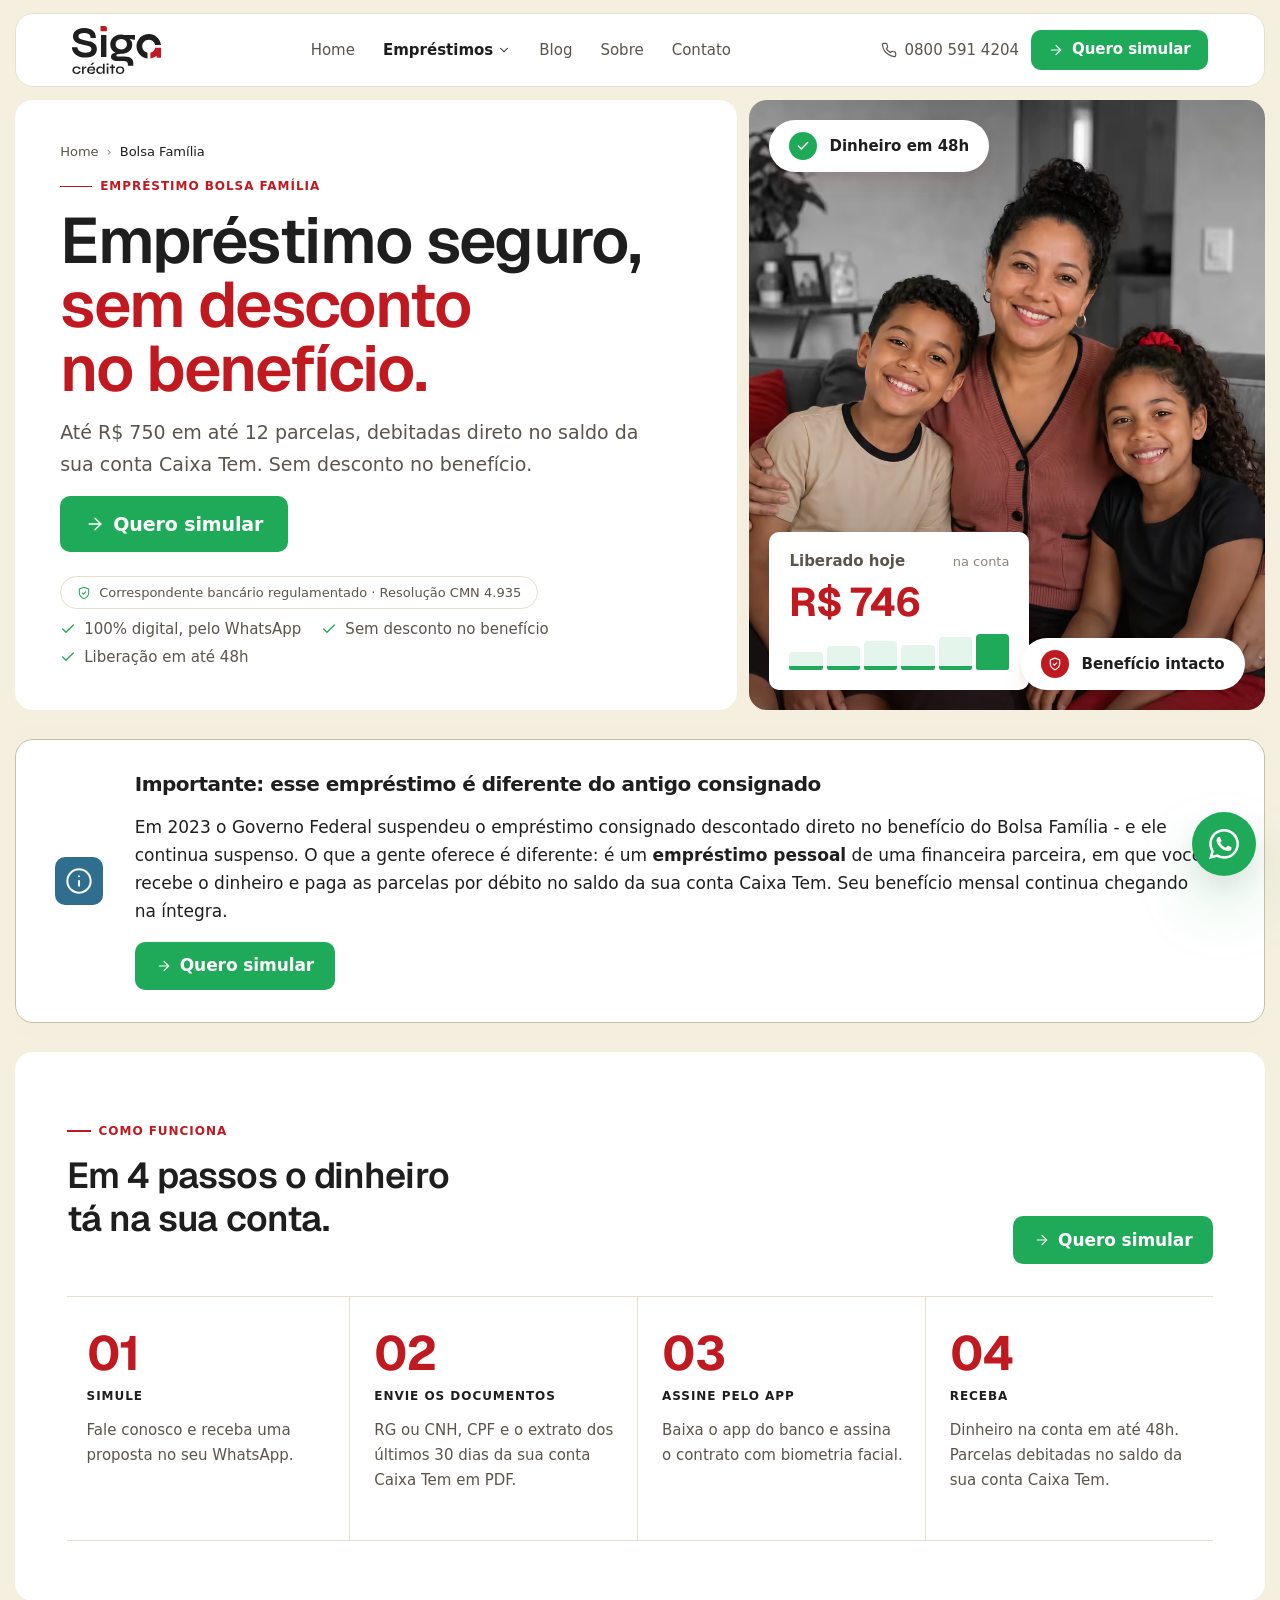
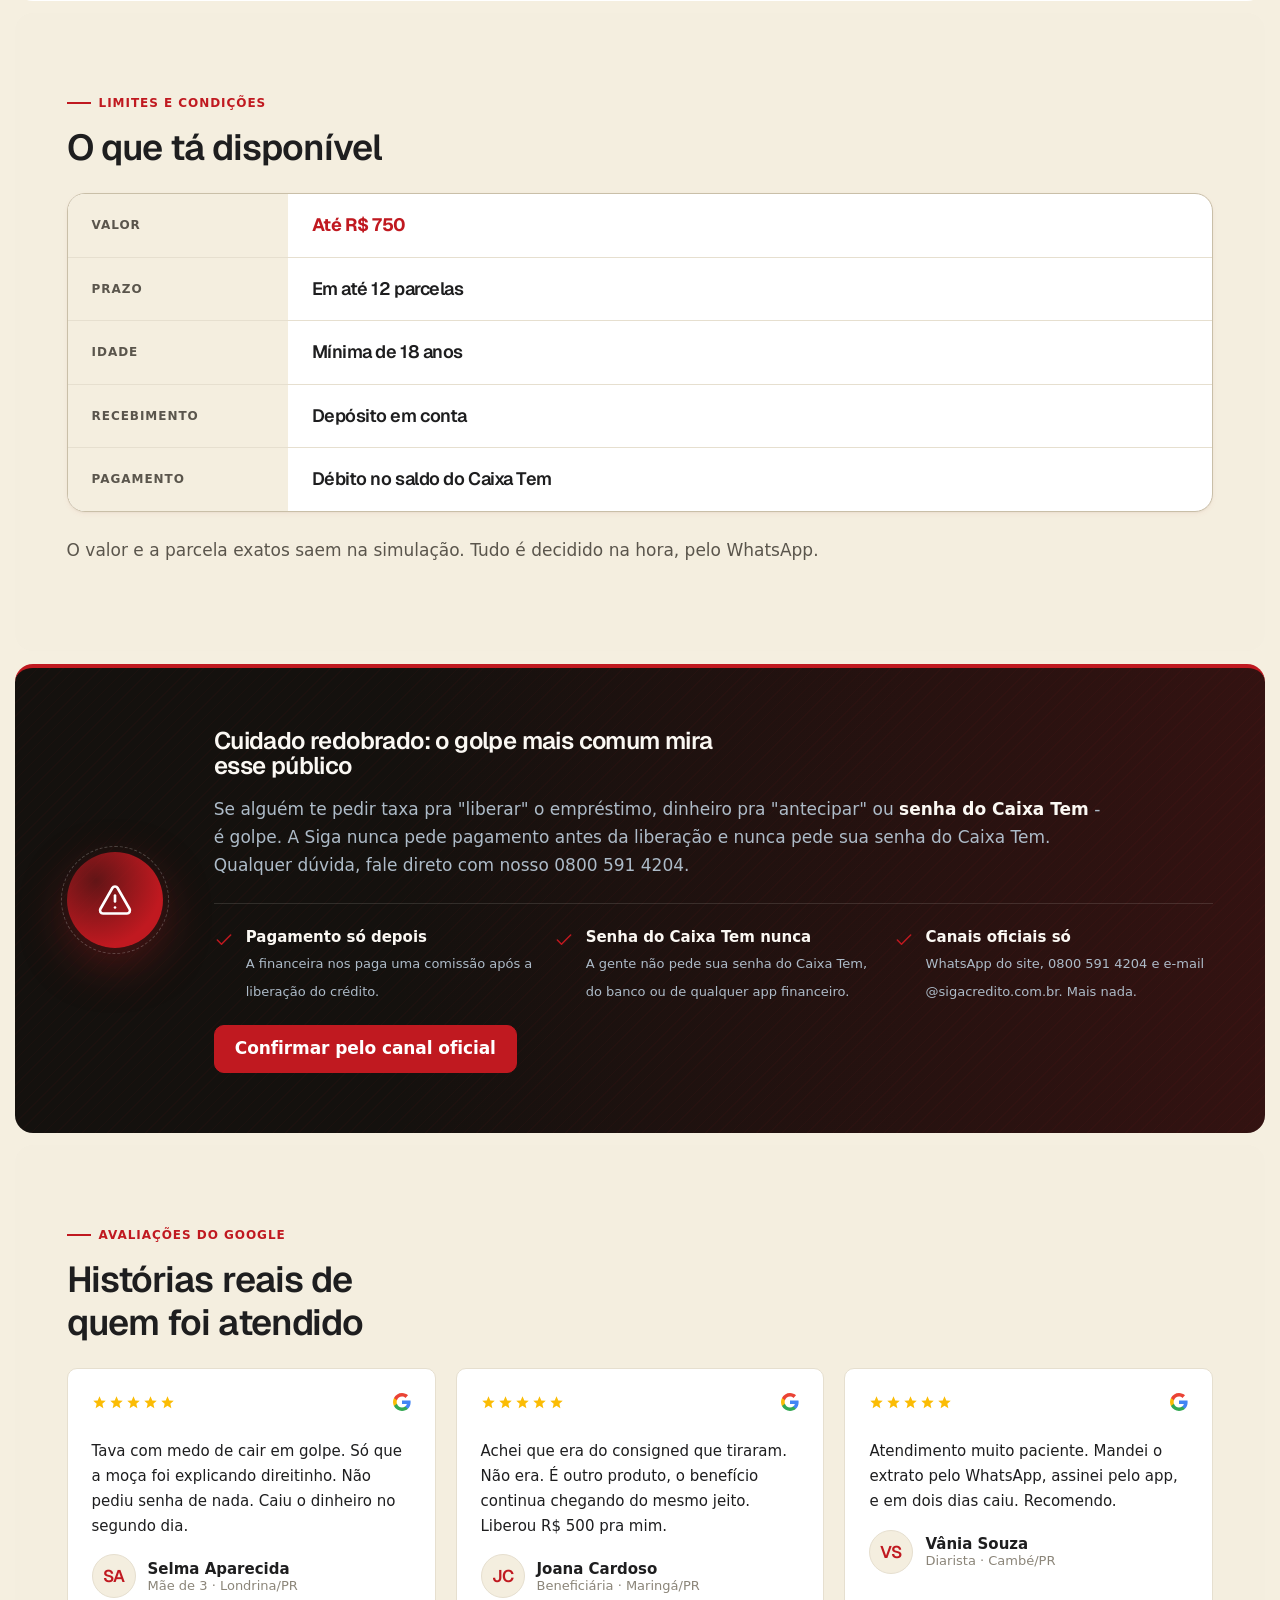
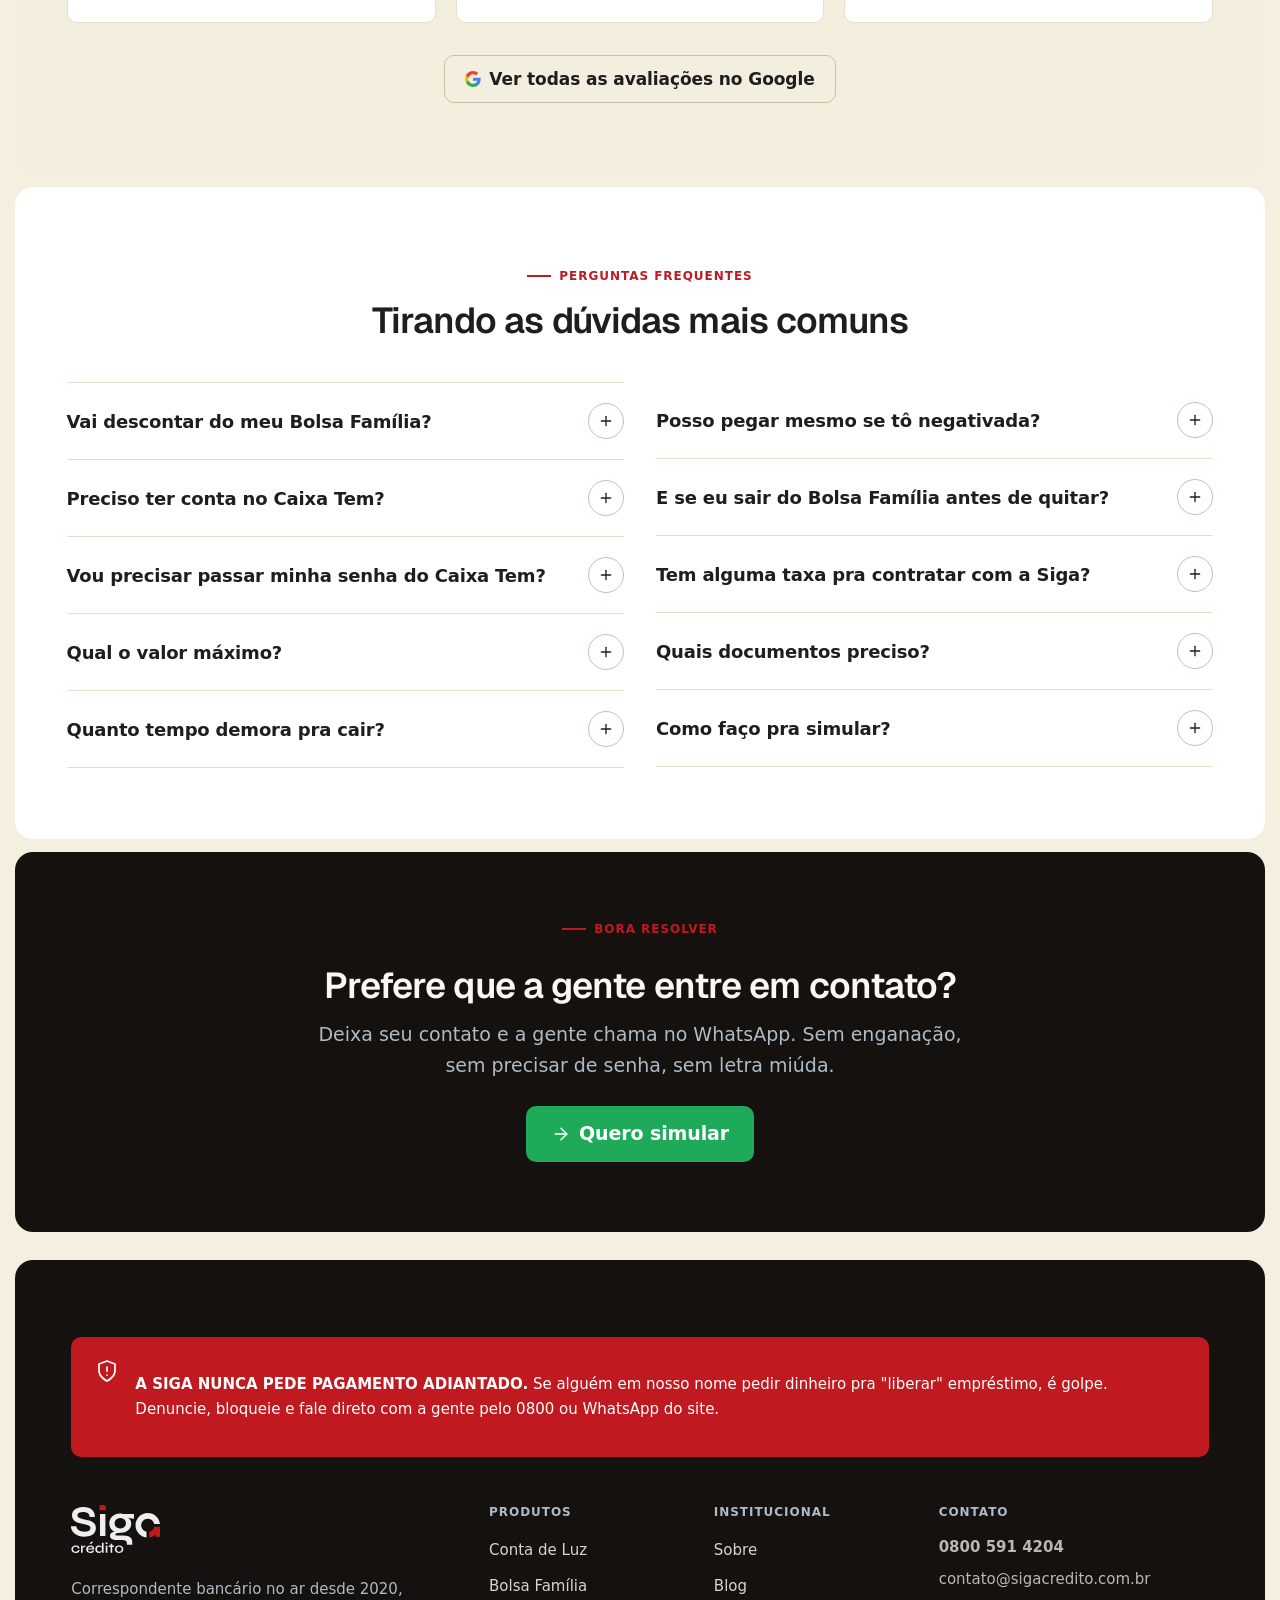
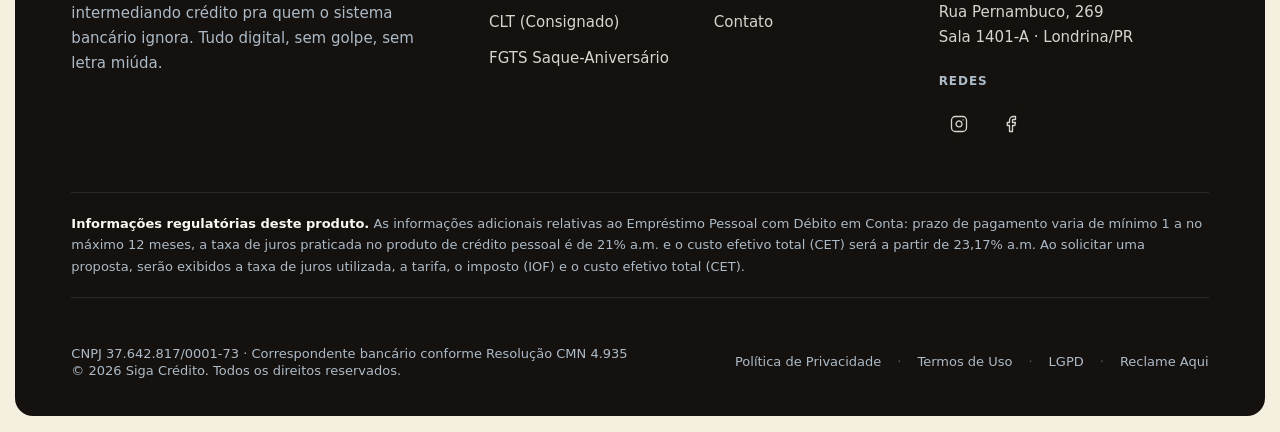
<file: bolsa-familia.html>
<!DOCTYPE html>
<html lang="pt-BR">
<head>
<meta charset="UTF-8">
<meta name="viewport" content="width=device-width, initial-scale=1.0">
<title>Empréstimo Bolsa Família pelo Caixa Tem - até R$ 750 sem desconto | Siga Crédito</title>
<meta name="description" content="Empréstimo pessoal pra beneficiário do Bolsa Família. Até R$ 750 em 12x, débito no saldo do Caixa Tem. Benefício continua chegando integral. Liberação em 48h.">
<meta name="theme-color" content="#FBF8F3">
<link rel="canonical" href="https://sigacredito.com.br/bolsa-familia">

<meta property="og:title" content="Empréstimo Bolsa Família pelo Caixa Tem - até R$ 750 sem desconto">
<meta property="og:description" content="Empréstimo pessoal, NÃO consigned. Seu benefício continua chegando integral. Liberação em 48h, sem golpe, sem pegadinha.">
<meta property="og:type" content="website">
<meta property="og:url" content="https://sigacredito.com.br/bolsa-familia">
<meta property="og:locale" content="pt_BR">
<meta property="og:image" content="https://sigacredito.com.br/assets/og/bolsa-familia.jpg">
<meta property="og:image:width" content="1200">
<meta property="og:image:height" content="630">

<link rel="preconnect" href="https://fonts.googleapis.com">
<link rel="preconnect" href="https://fonts.gstatic.com" crossorigin>
<link rel="preconnect" href="https://api.fontshare.com" crossorigin>
<link href="https://fonts.googleapis.com/css2?family=Geist:wght@400;600;700&display=swap" rel="stylesheet">
<link href="https://api.fontshare.com/v2/css?f[]=general-sans@400,500,600&display=swap" rel="stylesheet">

<link rel="stylesheet" href="design_system/tokens.css">
<link rel="stylesheet" href="css/custom.css">
</head>
<body data-loan-type="bolsa-familia">

<a class="skip-link" href="#main">Pular para o conteúdo</a>

<header class="site-header">
  <div class="container">
    <a href="index.html" class="site-logo" aria-label="Siga Crédito - página inicial">
      <img src="my_brand_assets/Logo/Stacked/Dark - on Light BG.svg" alt="Siga Crédito" width="89" height="48">
    </a>
    <nav class="main-nav" aria-label="Principal">
      <a class="nav-link" href="index.html" data-nav-key="home">Home</a>
      <div class="nav-dropdown" aria-expanded="false">
        <button class="nav-link nav-dropdown-trigger is-active" data-nav-key="produtos" aria-haspopup="true">
          Empréstimos
          <svg width="14" height="14" viewBox="0 0 24 24" fill="none" stroke="currentColor" stroke-width="1.75" stroke-linecap="round" stroke-linejoin="round" aria-hidden="true"><polyline points="6 9 12 15 18 9"/></svg>
        </button>
        <div class="nav-dropdown-menu" role="menu">
          <a class="dropdown-item" href="conta-de-luz.html" role="menuitem"><span class="dropdown-item-title">Conta de Luz</span><span class="dropdown-item-sub">De R$ 400 a R$ 4.000 · Dinheiro em 24h</span></a>
          <a class="dropdown-item" href="bolsa-familia.html" role="menuitem"><span class="dropdown-item-title">Bolsa Família</span><span class="dropdown-item-sub">Até R$ 750 · Sem desconto no benefício</span></a>
          <a class="dropdown-item" href="clt.html" role="menuitem"><span class="dropdown-item-title">CLT (Consignado)</span><span class="dropdown-item-sub">De R$ 1.000 a R$ 25.000 · Em 48x</span></a>
          <a class="dropdown-item" href="fgts.html" role="menuitem"><span class="dropdown-item-title">FGTS Saque-Aniversário</span><span class="dropdown-item-sub">Até R$ 29.000 · Dinheiro em 1h30</span></a>
        </div>
      </div>
      <a class="nav-link" href="blog/index.html" data-nav-key="blog">Blog</a>
      <a class="nav-link" href="sobre.html" data-nav-key="sobre">Sobre</a>
      <a class="nav-link" href="contato.html" data-nav-key="contato">Contato</a>
    </nav>
    <div class="header-actions">
      <a class="header-phone" href="tel:08005914204">
        <svg width="16" height="16" viewBox="0 0 24 24" fill="none" stroke="currentColor" stroke-width="1.75" stroke-linecap="round" stroke-linejoin="round" aria-hidden="true"><path d="M22 16.92v3a2 2 0 0 1-2.18 2 19.79 19.79 0 0 1-8.63-3.07 19.5 19.5 0 0 1-6-6 19.79 19.79 0 0 1-3.07-8.67A2 2 0 0 1 4.11 2h3a2 2 0 0 1 2 1.72 12.84 12.84 0 0 0 .7 2.81 2 2 0 0 1-.45 2.11L8.09 9.91a16 16 0 0 0 6 6l1.27-1.27a2 2 0 0 1 2.11-.45 12.84 12.84 0 0 0 2.81.7A2 2 0 0 1 22 16.92z"/></svg>
        0800 591 4204
      </a>
      <button type="button" class="btn btn-primary btn-sm" data-open-modal>
        <svg class="icon icon-sm" viewBox="0 0 24 24" fill="none" stroke="currentColor" stroke-width="1.75" stroke-linecap="round" stroke-linejoin="round" aria-hidden="true"><line x1="5" y1="12" x2="19" y2="12"/><polyline points="12 5 19 12 12 19"/></svg>
        Quero simular
      </button>
      <button class="menu-toggle" data-menu-toggle aria-label="Abrir menu" aria-expanded="false">
        <svg width="22" height="22" viewBox="0 0 24 24" fill="none" stroke="currentColor" stroke-width="1.75" stroke-linecap="round" stroke-linejoin="round" aria-hidden="true"><line x1="3" y1="6" x2="21" y2="6"/><line x1="3" y1="12" x2="21" y2="12"/><line x1="3" y1="18" x2="21" y2="18"/></svg>
      </button>
    </div>
  </div>
</header>

<div class="mobile-menu" data-mobile-menu aria-hidden="true" role="dialog" aria-label="Menu">
  <div class="mobile-menu-header">
    <a href="index.html" class="site-logo"><img src="my_brand_assets/Logo/Stacked/Dark - on Light BG.svg" alt="Siga Crédito" width="83" height="45"></a>
    <button class="menu-toggle" data-menu-close aria-label="Fechar menu">
      <svg width="22" height="22" viewBox="0 0 24 24" fill="none" stroke="currentColor" stroke-width="1.75" stroke-linecap="round" stroke-linejoin="round" aria-hidden="true"><line x1="18" y1="6" x2="6" y2="18"/><line x1="6" y1="6" x2="18" y2="18"/></svg>
    </button>
  </div>
  <nav aria-label="Menu mobile">
    <a href="index.html">Home</a>
    <details open><summary>Empréstimos <svg width="18" height="18" viewBox="0 0 24 24" fill="none" stroke="currentColor" stroke-width="1.75" stroke-linecap="round" stroke-linejoin="round" aria-hidden="true"><polyline points="6 9 12 15 18 9"/></svg></summary>
      <div class="submenu">
        <a href="conta-de-luz.html">Conta de Luz<span>De R$ 400 a R$ 4.000</span></a>
        <a href="bolsa-familia.html">Bolsa Família<span>Até R$ 750</span></a>
        <a href="clt.html">CLT (Consignado)<span>De R$ 1.000 a R$ 25.000</span></a>
        <a href="fgts.html">FGTS Saque-Aniversário<span>Até R$ 29.000</span></a>
      </div>
    </details>
    <a href="blog/index.html">Blog</a>
    <a href="sobre.html">Sobre</a>
    <a href="contato.html">Contato</a>
  </nav>
  <div class="mobile-menu-cta">
    <button type="button" class="btn btn-primary btn-lg" data-open-modal>Quero simular</button>
    <a class="btn btn-ghost btn-lg" href="tel:08005914204">Ligar grátis · 0800 591 4204</a>
  </div>
</div>

<main id="main" class="page-stack">

  <!-- HERO ROW — 2 sibling blocks -->
  <div class="hero-row">

    <section class="hero-text-block">
      <nav class="breadcrumb" aria-label="Você está em">
        <a href="index.html">Home</a><span class="sep">›</span>
        <span aria-current="page">Bolsa Família</span>
      </nav>
      <span class="hero-eyebrow">Empréstimo Bolsa Família</span>
      <h1 class="hero-headline text-balance">Empréstimo seguro, <em>sem desconto no benefício.</em></h1>
      <p class="hero-lead">Até R$ 750 em até 12 parcelas, debitadas direto no saldo da sua conta Caixa Tem. Sem desconto no benefício.</p>
      <div class="hero-v3-actions">
        <button type="button" class="btn btn-primary btn-lg" data-open-modal>
          <svg class="icon" viewBox="0 0 24 24" fill="none" stroke="currentColor" stroke-width="1.75" stroke-linecap="round" stroke-linejoin="round" aria-hidden="true"><line x1="5" y1="12" x2="19" y2="12"/><polyline points="12 5 19 12 12 19"/></svg>
          Quero simular
        </button>
      </div>
      <div class="hero-v3-trustpill">
        <svg width="14" height="14" viewBox="0 0 24 24" fill="none" stroke="currentColor" stroke-width="1.75" stroke-linecap="round" stroke-linejoin="round" aria-hidden="true"><path d="M12 22s8-4 8-10V5l-8-3-8 3v7c0 6 8 10 8 10z"/><path d="M9 12l2 2 4-4"/></svg>
        Correspondente bancário regulamentado · Resolução CMN 4.935
      </div>
      <ul class="req-list">
        <li><svg width="20" height="20" viewBox="0 0 24 24" fill="none" stroke="currentColor" stroke-width="2" stroke-linecap="round" stroke-linejoin="round" aria-hidden="true"><polyline points="20 6 9 17 4 12"/></svg> 100% digital, pelo WhatsApp</li>
        <li><svg width="20" height="20" viewBox="0 0 24 24" fill="none" stroke="currentColor" stroke-width="2" stroke-linecap="round" stroke-linejoin="round" aria-hidden="true"><polyline points="20 6 9 17 4 12"/></svg> Sem desconto no benefício</li>
        <li><svg width="20" height="20" viewBox="0 0 24 24" fill="none" stroke="currentColor" stroke-width="2" stroke-linecap="round" stroke-linejoin="round" aria-hidden="true"><polyline points="20 6 9 17 4 12"/></svg> Liberação em até 48h</li>
      </ul>
    </section>

    <section class="hero-photo-block">
      <picture>
        <source srcset="assets/images/hero-bolsa-familia-editorial-v2.avif" type="image/avif">
        <img class="hero-v3-card-img"
             src="assets/images/hero-bolsa-familia-editorial-v2.webp"
             alt="Mãe com dois filhos sorrindo no sofá de casa"
             width="1000" height="1503"
             loading="eager"
             fetchpriority="high">
      </picture>

      <div class="hero-v3-pill is-top">
        <span class="hero-v3-pill-icon is-green">
          <svg width="14" height="14" viewBox="0 0 24 24" fill="none" stroke="currentColor" stroke-width="2.5" stroke-linecap="round" stroke-linejoin="round" aria-hidden="true"><polyline points="20 6 9 17 4 12"/></svg>
        </span>
        Dinheiro em 48h
      </div>

      <div class="hero-v3-data">
        <div class="hero-v3-data-head">
          <strong>Liberado hoje</strong>
          <time>na conta</time>
        </div>
        <span class="hero-v3-data-value">R$ 750</span>
        <div class="hero-v3-data-bars" aria-hidden="true">
          <span></span><span></span><span></span><span></span><span></span><span></span>
        </div>
      </div>

      <div class="hero-v3-pill is-bottom-right">
        <span class="hero-v3-pill-icon is-red">
          <svg width="14" height="14" viewBox="0 0 24 24" fill="none" stroke="currentColor" stroke-width="2" stroke-linecap="round" stroke-linejoin="round" aria-hidden="true"><path d="M12 22s8-4 8-10V5l-8-3-8 3v7c0 6 8 10 8 10z"/><path d="M9 12l2 2 4-4"/></svg>
        </span>
        Benefício intacto
      </div>
    </section>

  </div>

  <!-- ESCLARECIMENTO REGULATÓRIO - destaque grande, é a objeção central -->
  <section class="block block-surface-2" style="padding-block: 16px;">
    <div class="container" style="max-width: none; padding-inline: 0;">
      <div class="info-note">
        <span class="info-note-icon">
          <svg width="28" height="28" viewBox="0 0 24 24" fill="none" stroke="currentColor" stroke-width="1.75" stroke-linecap="round" stroke-linejoin="round" aria-hidden="true"><circle cx="12" cy="12" r="10"/><line x1="12" y1="16" x2="12" y2="12"/><line x1="12" y1="8" x2="12.01" y2="8"/></svg>
        </span>
        <div>
          <h2 class="info-note-title">Importante: esse empréstimo é diferente do antigo consignado</h2>
          <p class="info-note-body">Em 2023 o Governo Federal suspendeu o empréstimo consignado descontado direto no benefício do Bolsa Família - e ele continua suspenso. O que a gente oferece é diferente: é um <strong>empréstimo pessoal</strong> de uma financeira parceira, em que você recebe o dinheiro e paga as parcelas por débito no saldo da sua conta Caixa Tem. Seu benefício mensal continua chegando na íntegra.</p>
          <div class="info-note-cta">
            <button type="button" class="btn btn-primary btn-md" data-open-modal>
              <svg class="icon icon-sm" viewBox="0 0 24 24" fill="none" stroke="currentColor" stroke-width="1.75" stroke-linecap="round" stroke-linejoin="round" aria-hidden="true"><line x1="5" y1="12" x2="19" y2="12"/><polyline points="12 5 19 12 12 19"/></svg>
              Quero simular
            </button>
          </div>
        </div>
      </div>
    </div>
  </section>

  <!-- COMO FUNCIONA -->
  <section class="block block-surface block-sm">
    <div class="container">
      <div class="section-head-row">
        <div>
          <span class="section-eyebrow">Como funciona</span>
          <h2 class="section-title text-balance">Em 4 passos o dinheiro tá na sua conta.</h2>
        </div>
        <button type="button" class="btn btn-primary btn-md" data-open-modal>
          <svg class="icon icon-sm" viewBox="0 0 24 24" fill="none" stroke="currentColor" stroke-width="1.75" stroke-linecap="round" stroke-linejoin="round" aria-hidden="true"><line x1="5" y1="12" x2="19" y2="12"/><polyline points="12 5 19 12 12 19"/></svg>
          Quero simular
        </button>
      </div>

      <div class="process-strip" data-reveal-group>
        <div class="process-strip-step reveal"><span class="process-strip-num">01</span><h3 class="process-strip-title">Simule</h3><p class="process-strip-desc">Fale conosco e receba uma proposta no seu WhatsApp.</p></div>
        <div class="process-strip-step reveal"><span class="process-strip-num">02</span><h3 class="process-strip-title">Envie os documentos</h3><p class="process-strip-desc">RG ou CNH, CPF e o extrato dos últimos 30 dias da sua conta Caixa Tem em PDF.</p></div>
        <div class="process-strip-step reveal"><span class="process-strip-num">03</span><h3 class="process-strip-title">Assine pelo app</h3><p class="process-strip-desc">Baixa o app do banco e assina o contrato com biometria facial.</p></div>
        <div class="process-strip-step reveal"><span class="process-strip-num">04</span><h3 class="process-strip-title">Receba</h3><p class="process-strip-desc">Dinheiro na conta em até 48h. Parcelas debitadas no saldo da sua conta Caixa Tem.</p></div>
      </div>
    </div>
  </section>

  <!-- LIMITES -->
  <section class="block block-surface-2">
    <div class="container measure-wide">
      <span class="section-eyebrow">Limites e condições</span>
      <h2 class="section-title text-balance">O que tá disponível</h2>

      <table class="fact-table" style="margin-bottom: var(--s-6);">
        <tr><th>Valor</th><td><strong>Até R$ 750</strong></td></tr>
        <tr><th>Prazo</th><td>Em até 12 parcelas</td></tr>
        <tr><th>Idade</th><td>Mínima de 18 anos</td></tr>
        <tr><th>Recebimento</th><td>Depósito em conta</td></tr>
        <tr><th>Pagamento</th><td>Débito no saldo do Caixa Tem</td></tr>
      </table>
      <p style="color: var(--text-muted);">O valor e a parcela exatos saem na simulação. Tudo é decidido na hora, pelo WhatsApp.</p>
    </div>
  </section>

  <!-- ANTI-FRAUD -->
  <section class="block block-ink block-sm is-fraud">
    <div class="container">
      <div class="anti-fraud">
        <span class="anti-fraud-icon">
          <svg width="36" height="36" viewBox="0 0 24 24" fill="none" stroke="currentColor" stroke-width="1.75" stroke-linecap="round" stroke-linejoin="round" aria-hidden="true"><path d="m21.73 18-8-14a2 2 0 0 0-3.48 0l-8 14A2 2 0 0 0 4 21h16a2 2 0 0 0 1.73-3Z"/><path d="M12 9v4"/><path d="M12 17h.01"/></svg>
        </span>
        <div>
          <h2 class="anti-fraud-title">Cuidado redobrado: o golpe mais comum mira esse público</h2>
          <p class="anti-fraud-body">Se alguém te pedir taxa pra "liberar" o empréstimo, dinheiro pra "antecipar" ou <strong>senha do Caixa Tem</strong> - é golpe. A Siga nunca pede pagamento antes da liberação e nunca pede sua senha do Caixa Tem. Qualquer dúvida, fale direto com nosso 0800 591 4204.</p>
          <ul class="anti-fraud-pillars">
            <li>
              <svg width="20" height="20" viewBox="0 0 24 24" fill="none" stroke="currentColor" stroke-width="1.75" stroke-linecap="round" stroke-linejoin="round" aria-hidden="true"><polyline points="20 6 9 17 4 12"/></svg>
              <div>
                <span class="anti-fraud-pillar-title">Pagamento só depois</span>
                <span class="anti-fraud-pillar-desc">A financeira nos paga uma comissão após a liberação do crédito.</span>
              </div>
            </li>
            <li>
              <svg width="20" height="20" viewBox="0 0 24 24" fill="none" stroke="currentColor" stroke-width="1.75" stroke-linecap="round" stroke-linejoin="round" aria-hidden="true"><polyline points="20 6 9 17 4 12"/></svg>
              <div>
                <span class="anti-fraud-pillar-title">Senha do Caixa Tem nunca</span>
                <span class="anti-fraud-pillar-desc">A gente não pede sua senha do Caixa Tem, do banco ou de qualquer app financeiro.</span>
              </div>
            </li>
            <li>
              <svg width="20" height="20" viewBox="0 0 24 24" fill="none" stroke="currentColor" stroke-width="1.75" stroke-linecap="round" stroke-linejoin="round" aria-hidden="true"><polyline points="20 6 9 17 4 12"/></svg>
              <div>
                <span class="anti-fraud-pillar-title">Canais oficiais só</span>
                <span class="anti-fraud-pillar-desc">WhatsApp do site, 0800 591 4204 e e-mail @sigacredito.com.br. Mais nada.</span>
              </div>
            </li>
          </ul>
          <div class="anti-fraud-cta">
            <a class="btn btn-secondary btn-md" href="contato.html">Confirmar pelo canal oficial</a>
          </div>
        </div>
      </div>
    </div>
  </section>

  <!-- DEPOIMENTOS -->
  <section class="block block-surface-2">
    <div class="container">
      <span class="section-eyebrow">Avaliações do Google</span>
      <h2 class="section-title text-balance">Histórias reais de quem foi atendido</h2>

      <div class="testimonials" data-reveal-group>
        <article class="testimonial reveal">
          <div class="testimonial-head"><span class="testimonial-stars" role="img" aria-label="5 de 5 estrelas"><svg viewBox="0 0 24 24" fill="currentColor" aria-hidden="true"><path d="M12 17.27 18.18 21l-1.64-7.03L22 9.24l-7.19-.61L12 2 9.19 8.63 2 9.24l5.46 4.73L5.82 21z"/></svg><svg viewBox="0 0 24 24" fill="currentColor" aria-hidden="true"><path d="M12 17.27 18.18 21l-1.64-7.03L22 9.24l-7.19-.61L12 2 9.19 8.63 2 9.24l5.46 4.73L5.82 21z"/></svg><svg viewBox="0 0 24 24" fill="currentColor" aria-hidden="true"><path d="M12 17.27 18.18 21l-1.64-7.03L22 9.24l-7.19-.61L12 2 9.19 8.63 2 9.24l5.46 4.73L5.82 21z"/></svg><svg viewBox="0 0 24 24" fill="currentColor" aria-hidden="true"><path d="M12 17.27 18.18 21l-1.64-7.03L22 9.24l-7.19-.61L12 2 9.19 8.63 2 9.24l5.46 4.73L5.82 21z"/></svg><svg viewBox="0 0 24 24" fill="currentColor" aria-hidden="true"><path d="M12 17.27 18.18 21l-1.64-7.03L22 9.24l-7.19-.61L12 2 9.19 8.63 2 9.24l5.46 4.73L5.82 21z"/></svg></span><span class="testimonial-gmark"><svg viewBox="0 0 24 24" aria-hidden="true"><path fill="#4285F4" d="M23.49 12.27c0-.79-.07-1.54-.19-2.27H12v4.51h6.47c-.29 1.48-1.14 2.73-2.4 3.58v3h3.86c2.26-2.09 3.56-5.17 3.56-8.82z"/><path fill="#34A853" d="M12 24c3.24 0 5.95-1.08 7.93-2.91l-3.86-3c-1.08.72-2.45 1.16-4.07 1.16-3.13 0-5.78-2.11-6.73-4.96H1.29v3.09C3.26 21.3 7.31 24 12 24z"/><path fill="#FBBC05" d="M5.27 14.29c-.25-.72-.38-1.49-.38-2.29s.14-1.57.38-2.29V6.62H1.29C.47 8.24 0 10.06 0 12s.47 3.76 1.29 5.38l3.98-3.09z"/><path fill="#EA4335" d="M12 4.75c1.77 0 3.35.61 4.6 1.8l3.42-3.42C17.95 1.19 15.24 0 12 0 7.31 0 3.26 2.7 1.29 6.62l3.98 3.09C6.22 6.86 8.87 4.75 12 4.75z"/></svg></span></div><p class="testimonial-quote">Tava com medo de cair em golpe. Só que a moça foi explicando direitinho. Não pediu senha de nada. Caiu o dinheiro no segundo dia.</p>
          <div class="testimonial-author"><span class="testimonial-avatar">SA</span><span class="testimonial-meta"><span class="testimonial-name">Selma Aparecida</span><span class="testimonial-context">Mãe de 3 · Londrina/PR</span></span></div>
        </article>
        <article class="testimonial reveal">
          <div class="testimonial-head"><span class="testimonial-stars" role="img" aria-label="5 de 5 estrelas"><svg viewBox="0 0 24 24" fill="currentColor" aria-hidden="true"><path d="M12 17.27 18.18 21l-1.64-7.03L22 9.24l-7.19-.61L12 2 9.19 8.63 2 9.24l5.46 4.73L5.82 21z"/></svg><svg viewBox="0 0 24 24" fill="currentColor" aria-hidden="true"><path d="M12 17.27 18.18 21l-1.64-7.03L22 9.24l-7.19-.61L12 2 9.19 8.63 2 9.24l5.46 4.73L5.82 21z"/></svg><svg viewBox="0 0 24 24" fill="currentColor" aria-hidden="true"><path d="M12 17.27 18.18 21l-1.64-7.03L22 9.24l-7.19-.61L12 2 9.19 8.63 2 9.24l5.46 4.73L5.82 21z"/></svg><svg viewBox="0 0 24 24" fill="currentColor" aria-hidden="true"><path d="M12 17.27 18.18 21l-1.64-7.03L22 9.24l-7.19-.61L12 2 9.19 8.63 2 9.24l5.46 4.73L5.82 21z"/></svg><svg viewBox="0 0 24 24" fill="currentColor" aria-hidden="true"><path d="M12 17.27 18.18 21l-1.64-7.03L22 9.24l-7.19-.61L12 2 9.19 8.63 2 9.24l5.46 4.73L5.82 21z"/></svg></span><span class="testimonial-gmark"><svg viewBox="0 0 24 24" aria-hidden="true"><path fill="#4285F4" d="M23.49 12.27c0-.79-.07-1.54-.19-2.27H12v4.51h6.47c-.29 1.48-1.14 2.73-2.4 3.58v3h3.86c2.26-2.09 3.56-5.17 3.56-8.82z"/><path fill="#34A853" d="M12 24c3.24 0 5.95-1.08 7.93-2.91l-3.86-3c-1.08.72-2.45 1.16-4.07 1.16-3.13 0-5.78-2.11-6.73-4.96H1.29v3.09C3.26 21.3 7.31 24 12 24z"/><path fill="#FBBC05" d="M5.27 14.29c-.25-.72-.38-1.49-.38-2.29s.14-1.57.38-2.29V6.62H1.29C.47 8.24 0 10.06 0 12s.47 3.76 1.29 5.38l3.98-3.09z"/><path fill="#EA4335" d="M12 4.75c1.77 0 3.35.61 4.6 1.8l3.42-3.42C17.95 1.19 15.24 0 12 0 7.31 0 3.26 2.7 1.29 6.62l3.98 3.09C6.22 6.86 8.87 4.75 12 4.75z"/></svg></span></div><p class="testimonial-quote">Achei que era do consigned que tiraram. Não era. É outro produto, o benefício continua chegando do mesmo jeito. Liberou R$ 500 pra mim.</p>
          <div class="testimonial-author"><span class="testimonial-avatar">JC</span><span class="testimonial-meta"><span class="testimonial-name">Joana Cardoso</span><span class="testimonial-context">Beneficiária · Maringá/PR</span></span></div>
        </article>
        <article class="testimonial reveal">
          <div class="testimonial-head"><span class="testimonial-stars" role="img" aria-label="5 de 5 estrelas"><svg viewBox="0 0 24 24" fill="currentColor" aria-hidden="true"><path d="M12 17.27 18.18 21l-1.64-7.03L22 9.24l-7.19-.61L12 2 9.19 8.63 2 9.24l5.46 4.73L5.82 21z"/></svg><svg viewBox="0 0 24 24" fill="currentColor" aria-hidden="true"><path d="M12 17.27 18.18 21l-1.64-7.03L22 9.24l-7.19-.61L12 2 9.19 8.63 2 9.24l5.46 4.73L5.82 21z"/></svg><svg viewBox="0 0 24 24" fill="currentColor" aria-hidden="true"><path d="M12 17.27 18.18 21l-1.64-7.03L22 9.24l-7.19-.61L12 2 9.19 8.63 2 9.24l5.46 4.73L5.82 21z"/></svg><svg viewBox="0 0 24 24" fill="currentColor" aria-hidden="true"><path d="M12 17.27 18.18 21l-1.64-7.03L22 9.24l-7.19-.61L12 2 9.19 8.63 2 9.24l5.46 4.73L5.82 21z"/></svg><svg viewBox="0 0 24 24" fill="currentColor" aria-hidden="true"><path d="M12 17.27 18.18 21l-1.64-7.03L22 9.24l-7.19-.61L12 2 9.19 8.63 2 9.24l5.46 4.73L5.82 21z"/></svg></span><span class="testimonial-gmark"><svg viewBox="0 0 24 24" aria-hidden="true"><path fill="#4285F4" d="M23.49 12.27c0-.79-.07-1.54-.19-2.27H12v4.51h6.47c-.29 1.48-1.14 2.73-2.4 3.58v3h3.86c2.26-2.09 3.56-5.17 3.56-8.82z"/><path fill="#34A853" d="M12 24c3.24 0 5.95-1.08 7.93-2.91l-3.86-3c-1.08.72-2.45 1.16-4.07 1.16-3.13 0-5.78-2.11-6.73-4.96H1.29v3.09C3.26 21.3 7.31 24 12 24z"/><path fill="#FBBC05" d="M5.27 14.29c-.25-.72-.38-1.49-.38-2.29s.14-1.57.38-2.29V6.62H1.29C.47 8.24 0 10.06 0 12s.47 3.76 1.29 5.38l3.98-3.09z"/><path fill="#EA4335" d="M12 4.75c1.77 0 3.35.61 4.6 1.8l3.42-3.42C17.95 1.19 15.24 0 12 0 7.31 0 3.26 2.7 1.29 6.62l3.98 3.09C6.22 6.86 8.87 4.75 12 4.75z"/></svg></span></div><p class="testimonial-quote">Atendimento muito paciente. Mandei o extrato pelo WhatsApp, assinei pelo app, e em dois dias caiu. Recomendo.</p>
          <div class="testimonial-author"><span class="testimonial-avatar">VS</span><span class="testimonial-meta"><span class="testimonial-name">Vânia Souza</span><span class="testimonial-context">Diarista · Cambé/PR</span></span></div>
        </article>
      </div>
      <div class="google-reviews-cta">
        <a class="btn btn-ghost btn-md" href="https://maps.app.goo.gl/1tQ4FnuBs9cgMaBq7" rel="noopener noreferrer" target="_blank"><span class="testimonial-gmark"><svg viewBox="0 0 24 24" aria-hidden="true"><path fill="#4285F4" d="M23.49 12.27c0-.79-.07-1.54-.19-2.27H12v4.51h6.47c-.29 1.48-1.14 2.73-2.4 3.58v3h3.86c2.26-2.09 3.56-5.17 3.56-8.82z"/><path fill="#34A853" d="M12 24c3.24 0 5.95-1.08 7.93-2.91l-3.86-3c-1.08.72-2.45 1.16-4.07 1.16-3.13 0-5.78-2.11-6.73-4.96H1.29v3.09C3.26 21.3 7.31 24 12 24z"/><path fill="#FBBC05" d="M5.27 14.29c-.25-.72-.38-1.49-.38-2.29s.14-1.57.38-2.29V6.62H1.29C.47 8.24 0 10.06 0 12s.47 3.76 1.29 5.38l3.98-3.09z"/><path fill="#EA4335" d="M12 4.75c1.77 0 3.35.61 4.6 1.8l3.42-3.42C17.95 1.19 15.24 0 12 0 7.31 0 3.26 2.7 1.29 6.62l3.98 3.09C6.22 6.86 8.87 4.75 12 4.75z"/></svg></span> Ver todas as avaliações no Google</a>
      </div>
    </div>
  </section>

  <!-- FAQ -->
  <section class="block block-surface">
    <div class="container">
      <div class="faq-head">
        <span class="section-eyebrow">Perguntas frequentes</span>
        <h2 class="section-title text-balance">Tirando as dúvidas mais comuns</h2>
      </div>

      <div class="faq faq-2col">
        <div class="faq-item">
          <button class="faq-trigger" aria-expanded="false">Vai descontar do meu Bolsa Família?<span class="faq-icon"><svg width="16" height="16" viewBox="0 0 24 24" fill="none" stroke="currentColor" stroke-width="2" stroke-linecap="round" stroke-linejoin="round" aria-hidden="true"><line x1="12" y1="5" x2="12" y2="19"/><line x1="5" y1="12" x2="19" y2="12"/></svg></span></button>
          <div class="faq-content"><div class="faq-content-inner">Não. Seu benefício continua chegando integral todo mês. O empréstimo é pago por débito no saldo da sua conta Caixa Tem (que é a conta onde você recebe o benefício, mas o desconto não é no valor do benefício - é no saldo disponível).</div></div>
        </div>
        <div class="faq-item">
          <button class="faq-trigger" aria-expanded="false">Preciso ter conta no Caixa Tem?<span class="faq-icon"><svg width="16" height="16" viewBox="0 0 24 24" fill="none" stroke="currentColor" stroke-width="2" stroke-linecap="round" stroke-linejoin="round" aria-hidden="true"><line x1="12" y1="5" x2="12" y2="19"/><line x1="5" y1="12" x2="19" y2="12"/></svg></span></button>
          <div class="faq-content"><div class="faq-content-inner">Sim. Esse empréstimo é específico pra quem recebe o Bolsa Família por essa conta.</div></div>
        </div>
        <div class="faq-item">
          <button class="faq-trigger" aria-expanded="false">Vou precisar passar minha senha do Caixa Tem?<span class="faq-icon"><svg width="16" height="16" viewBox="0 0 24 24" fill="none" stroke="currentColor" stroke-width="2" stroke-linecap="round" stroke-linejoin="round" aria-hidden="true"><line x1="12" y1="5" x2="12" y2="19"/><line x1="5" y1="12" x2="19" y2="12"/></svg></span></button>
          <div class="faq-content"><div class="faq-content-inner">Não. Nunca. Se alguém te pedir, é golpe.</div></div>
        </div>
        <div class="faq-item">
          <button class="faq-trigger" aria-expanded="false">Qual o valor máximo?<span class="faq-icon"><svg width="16" height="16" viewBox="0 0 24 24" fill="none" stroke="currentColor" stroke-width="2" stroke-linecap="round" stroke-linejoin="round" aria-hidden="true"><line x1="12" y1="5" x2="12" y2="19"/><line x1="5" y1="12" x2="19" y2="12"/></svg></span></button>
          <div class="faq-content"><div class="faq-content-inner">Até R$ 750, em até 12 parcelas.</div></div>
        </div>
        <div class="faq-item">
          <button class="faq-trigger" aria-expanded="false">Quanto tempo demora pra cair?<span class="faq-icon"><svg width="16" height="16" viewBox="0 0 24 24" fill="none" stroke="currentColor" stroke-width="2" stroke-linecap="round" stroke-linejoin="round" aria-hidden="true"><line x1="12" y1="5" x2="12" y2="19"/><line x1="5" y1="12" x2="19" y2="12"/></svg></span></button>
          <div class="faq-content"><div class="faq-content-inner">Até 48h após você assinar o contrato pelo app do banco.</div></div>
        </div>
        <div class="faq-item">
          <button class="faq-trigger" aria-expanded="false">Posso pegar mesmo se tô negativada?<span class="faq-icon"><svg width="16" height="16" viewBox="0 0 24 24" fill="none" stroke="currentColor" stroke-width="2" stroke-linecap="round" stroke-linejoin="round" aria-hidden="true"><line x1="12" y1="5" x2="12" y2="19"/><line x1="5" y1="12" x2="19" y2="12"/></svg></span></button>
          <div class="faq-content"><div class="faq-content-inner">Pode. A análise é mais flexível, mas passa por consulta SPC.</div></div>
        </div>
        <div class="faq-item">
          <button class="faq-trigger" aria-expanded="false">E se eu sair do Bolsa Família antes de quitar?<span class="faq-icon"><svg width="16" height="16" viewBox="0 0 24 24" fill="none" stroke="currentColor" stroke-width="2" stroke-linecap="round" stroke-linejoin="round" aria-hidden="true"><line x1="12" y1="5" x2="12" y2="19"/><line x1="5" y1="12" x2="19" y2="12"/></svg></span></button>
          <div class="faq-content"><div class="faq-content-inner">Você continua devendo. As parcelas vão sendo cobradas conforme o contrato - independente do benefício.</div></div>
        </div>
        <div class="faq-item">
          <button class="faq-trigger" aria-expanded="false">Tem alguma taxa pra contratar com a Siga?<span class="faq-icon"><svg width="16" height="16" viewBox="0 0 24 24" fill="none" stroke="currentColor" stroke-width="2" stroke-linecap="round" stroke-linejoin="round" aria-hidden="true"><line x1="12" y1="5" x2="12" y2="19"/><line x1="5" y1="12" x2="19" y2="12"/></svg></span></button>
          <div class="faq-content"><div class="faq-content-inner">Não. A gente ganha comissão da financeira. Você não paga nada pra falar com a gente.</div></div>
        </div>
        <div class="faq-item">
          <button class="faq-trigger" aria-expanded="false">Quais documentos preciso?<span class="faq-icon"><svg width="16" height="16" viewBox="0 0 24 24" fill="none" stroke="currentColor" stroke-width="2" stroke-linecap="round" stroke-linejoin="round" aria-hidden="true"><line x1="12" y1="5" x2="12" y2="19"/><line x1="5" y1="12" x2="19" y2="12"/></svg></span></button>
          <div class="faq-content"><div class="faq-content-inner">RG (ou CNH), CPF e extrato dos últimos 30 dias da conta Caixa Tem em PDF.</div></div>
        </div>
        <div class="faq-item">
          <button class="faq-trigger" aria-expanded="false">Como faço pra simular?<span class="faq-icon"><svg width="16" height="16" viewBox="0 0 24 24" fill="none" stroke="currentColor" stroke-width="2" stroke-linecap="round" stroke-linejoin="round" aria-hidden="true"><line x1="12" y1="5" x2="12" y2="19"/><line x1="5" y1="12" x2="19" y2="12"/></svg></span></button>
          <div class="faq-content"><div class="faq-content-inner">Preencha o formulário, chame no WhatsApp ou ligue no 0800. A simulação é na hora.</div></div>
        </div>
      </div>
    </div>
  </section>

  <!-- CTA FINAL -->
  <section class="block block-ink">
    <div class="container">
      <div class="cta-center">
        <span class="section-eyebrow" style="color: var(--brand-red);">Bora resolver</span>
        <h2 class="section-title text-balance" style="color: var(--text-on-dark); margin-bottom: 0;">Prefere que a gente entre em contato?</h2>
        <p class="section-lead" style="color: var(--brand-stone); margin-bottom: 0;">Deixa seu contato e a gente chama no WhatsApp. Sem enganação, sem precisar de senha, sem letra miúda.</p>
        <div class="cta-row-actions">
          <button type="button" class="btn btn-primary btn-lg" data-open-modal>
            <svg class="icon" viewBox="0 0 24 24" fill="none" stroke="currentColor" stroke-width="1.75" stroke-linecap="round" stroke-linejoin="round" aria-hidden="true"><line x1="5" y1="12" x2="19" y2="12"/><polyline points="12 5 19 12 12 19"/></svg>
            Quero simular
          </button>
        </div>
      </div>
    </div>
  </section>

</main>

<footer class="site-footer">
  <div class="container">
    <div class="footer-anti-fraud">
      <svg width="24" height="24" viewBox="0 0 24 24" fill="none" stroke="currentColor" stroke-width="1.75" stroke-linecap="round" stroke-linejoin="round" aria-hidden="true"><path d="M12 22s8-4 8-10V5l-8-3-8 3v7c0 6 8 10 8 10z"/><line x1="12" y1="8" x2="12" y2="12"/><line x1="12" y1="16" x2="12.01" y2="16"/></svg>
      <p><strong>A SIGA NUNCA PEDE PAGAMENTO ADIANTADO.</strong> Se alguém em nosso nome pedir dinheiro pra "liberar" empréstimo, é golpe. Denuncie, bloqueie e fale direto com a gente pelo 0800 ou WhatsApp do site.</p>
    </div>
    <div class="footer-grid">
      <div class="footer-brand">
        <a href="index.html" class="site-logo"><img src="my_brand_assets/Logo/Stacked/Light - on Dark BG.svg" alt="Siga Crédito" width="118" height="64"></a>
        <p>Correspondente bancário no ar desde 2020, intermediando crédito pra quem o sistema bancário ignora. Tudo digital, sem golpe, sem letra miúda.</p>
      </div>
      <div class="footer-col"><h4>Produtos</h4><ul>
        <li><a href="conta-de-luz.html">Conta de Luz</a></li>
        <li><a href="bolsa-familia.html">Bolsa Família</a></li>
        <li><a href="clt.html">CLT (Consignado)</a></li>
        <li><a href="fgts.html">FGTS Saque-Aniversário</a></li>
      </ul></div>
      <div class="footer-col"><h4>Institucional</h4><ul>
        <li><a href="sobre.html">Sobre</a></li>
        <li><a href="blog/index.html">Blog</a></li>
        <li><a href="contato.html">Contato</a></li>
      </ul></div>
      <div class="footer-col footer-contact"><h4>Contato</h4><ul>
        <li><a href="tel:08005914204"><strong>0800 591 4204</strong></a></li>
        <li><a href="mailto:contato@sigacredito.com.br">contato@sigacredito.com.br</a></li>
        <li>Rua Pernambuco, 269<br>Sala 1401-A · Londrina/PR</li>
      </ul>
        <h4 style="margin-top: var(--s-6);">Redes</h4>
        <div class="socials">
          <a href="https://www.instagram.com/sigacredito" class="social-icon" aria-label="Instagram" rel="noopener noreferrer" target="_blank"><svg width="18" height="18" viewBox="0 0 24 24" fill="none" stroke="currentColor" stroke-width="1.75" stroke-linecap="round" stroke-linejoin="round" aria-hidden="true"><rect x="2" y="2" width="20" height="20" rx="5" ry="5"/><path d="M16 11.37A4 4 0 1 1 12.63 8 4 4 0 0 1 16 11.37z"/><line x1="17.5" y1="6.5" x2="17.51" y2="6.5"/></svg></a>
          <a href="https://www.facebook.com/sigacredito" class="social-icon" aria-label="Facebook" rel="noopener noreferrer" target="_blank"><svg width="18" height="18" viewBox="0 0 24 24" fill="none" stroke="currentColor" stroke-width="1.75" stroke-linecap="round" stroke-linejoin="round" aria-hidden="true"><path d="M18 2h-3a5 5 0 0 0-5 5v3H7v4h3v8h4v-8h3l1-4h-4V7a1 1 0 0 1 1-1h3z"/></svg></a>
        </div></div>
    </div>
    <div class="footer-reg"><strong style="color: var(--text-on-dark);">Informações regulatórias deste produto.</strong> As informações adicionais relativas ao Empréstimo Pessoal com Débito em Conta: prazo de pagamento varia de mínimo 1 a no máximo 12 meses, a taxa de juros praticada no produto de crédito pessoal é de 21% a.m. e o custo efetivo total (CET) será a partir de 23,17% a.m. Ao solicitar uma proposta, serão exibidos a taxa de juros utilizada, a tarifa, o imposto (IOF) e o custo efetivo total (CET).</div>
    <div class="footer-bottom">
      <div class="footer-bottom-meta">
        <p>CNPJ 37.642.817/0001-73 · Correspondente bancário conforme Resolução CMN 4.935</p>
        <p>© <span data-year>2026</span> Siga Crédito. Todos os direitos reservados.</p>
      </div>
      <div class="footer-legal">
        <a href="privacidade.html">Política de Privacidade</a><span class="sep">·</span>
        <a href="termos.html">Termos de Uso</a><span class="sep">·</span>
        <a href="lgpd.html">LGPD</a><span class="sep">·</span>
        <a href="https://www.reclameaqui.com.br/empresa/siga-credito/" rel="noopener noreferrer" target="_blank">Reclame Aqui</a>
      </div>
    </div>
  </div>
</footer>

<a class="fab" href="https://wa.me/5543988075957" rel="noopener" target="_blank" aria-label="Falar pelo WhatsApp"><svg width="30" height="30" viewBox="0 0 24 24" fill="currentColor" aria-hidden="true"><path d="M17.472 14.382c-.297-.149-1.758-.867-2.03-.967-.273-.099-.471-.148-.67.15-.197.297-.767.966-.94 1.164-.173.199-.347.223-.644.075-.297-.15-1.255-.463-2.39-1.475-.883-.788-1.48-1.761-1.653-2.059-.173-.297-.018-.458.13-.606.134-.133.298-.347.446-.52.149-.174.198-.298.298-.497.099-.198.05-.371-.025-.52-.075-.149-.669-1.612-.916-2.207-.242-.579-.487-.5-.669-.51l-.57-.01c-.198 0-.52.074-.792.372-.272.297-1.04 1.016-1.04 2.479 0 1.462 1.065 2.875 1.213 3.074.149.198 2.096 3.2 5.077 4.487.71.306 1.263.489 1.694.625.712.227 1.36.195 1.872.118.571-.085 1.758-.719 2.006-1.413.247-.694.247-1.289.173-1.413-.074-.124-.272-.198-.57-.347M12.05 21.785h-.004a9.87 9.87 0 0 1-5.031-1.378l-.361-.214-3.741.982.998-3.648-.235-.374a9.86 9.86 0 0 1-1.51-5.26c.002-5.45 4.436-9.884 9.888-9.884 2.64 0 5.122 1.03 6.988 2.898a9.825 9.825 0 0 1 2.893 6.994c-.003 5.45-4.437 9.884-9.885 9.884m8.413-18.297A11.815 11.815 0 0 0 12.05 0C5.495 0 .16 5.335.157 11.892c0 2.096.547 4.142 1.588 5.945L.057 24l6.305-1.654a11.882 11.882 0 0 0 5.683 1.448h.005c6.554 0 11.89-5.335 11.893-11.893a11.821 11.821 0 0 0-3.48-8.413"/></svg></a>

<script src="js/main.js?v=6" defer></script>
</body>
</html>
</file>
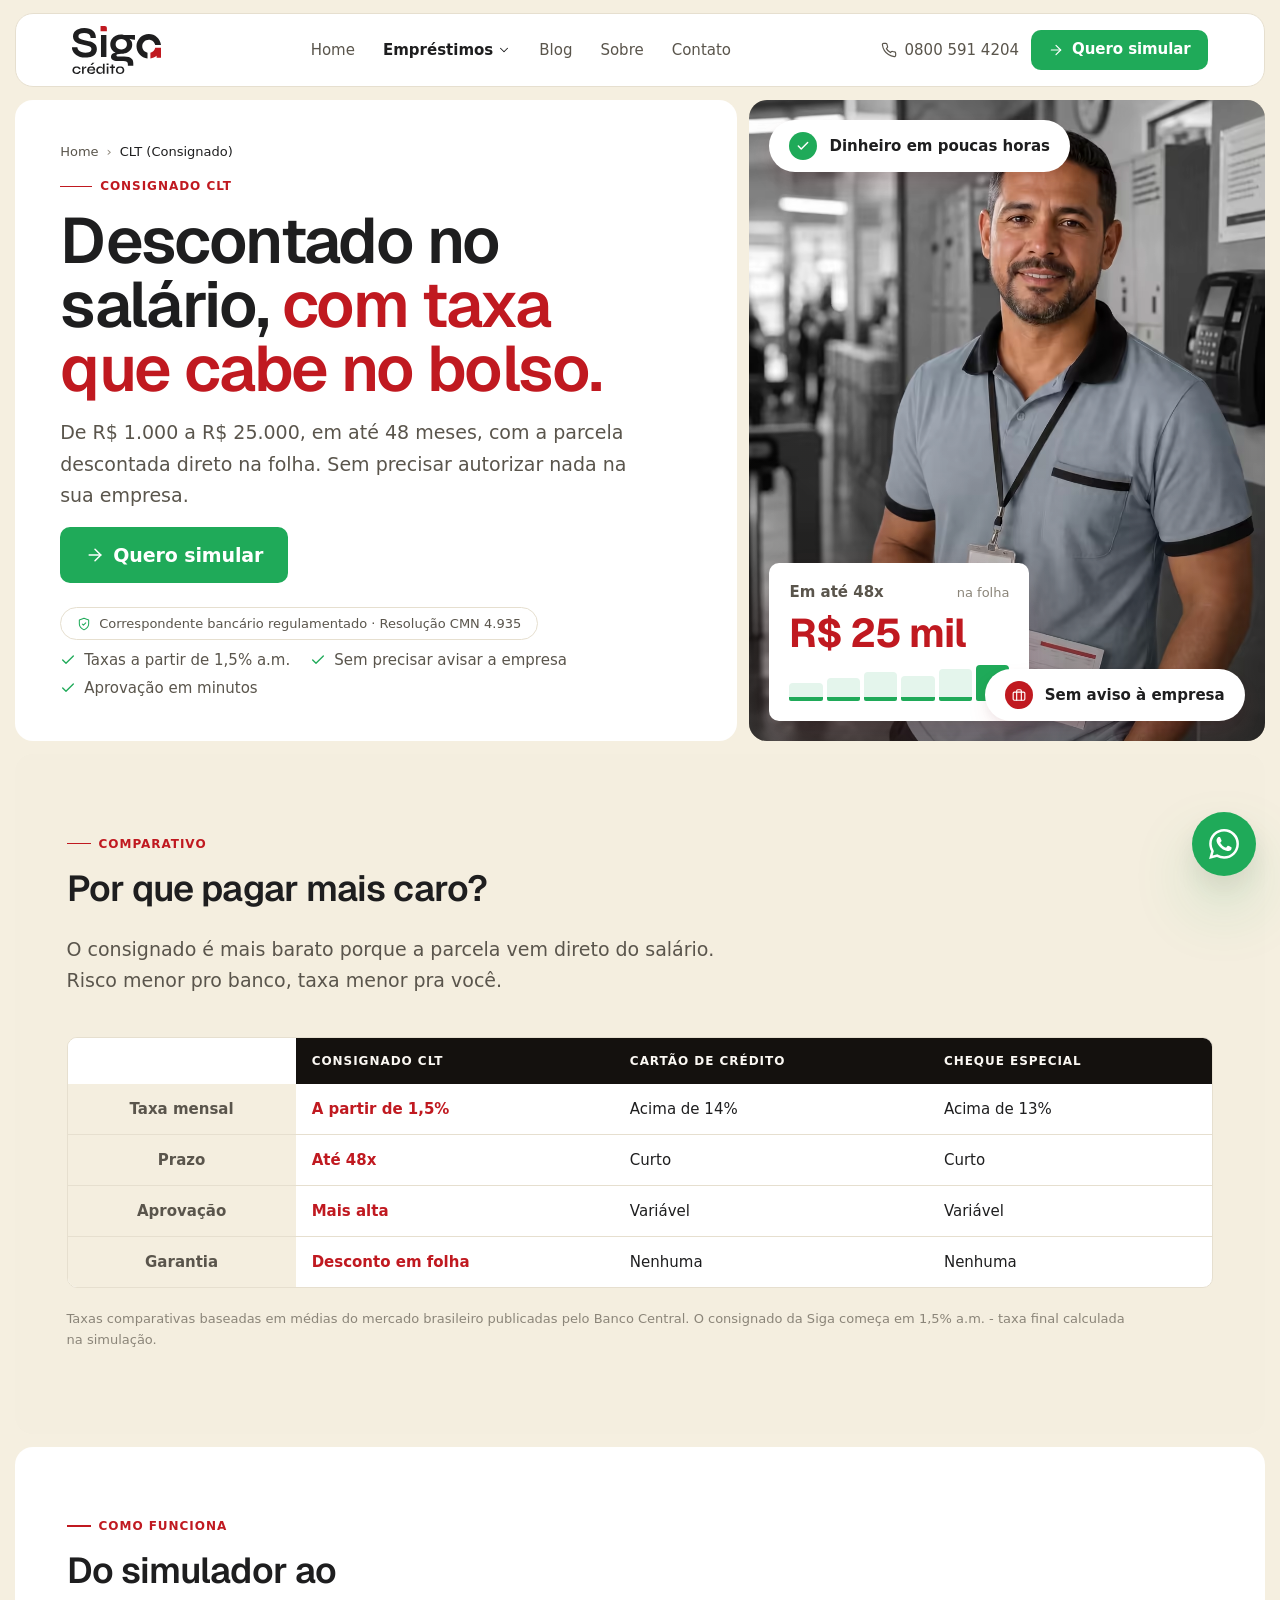
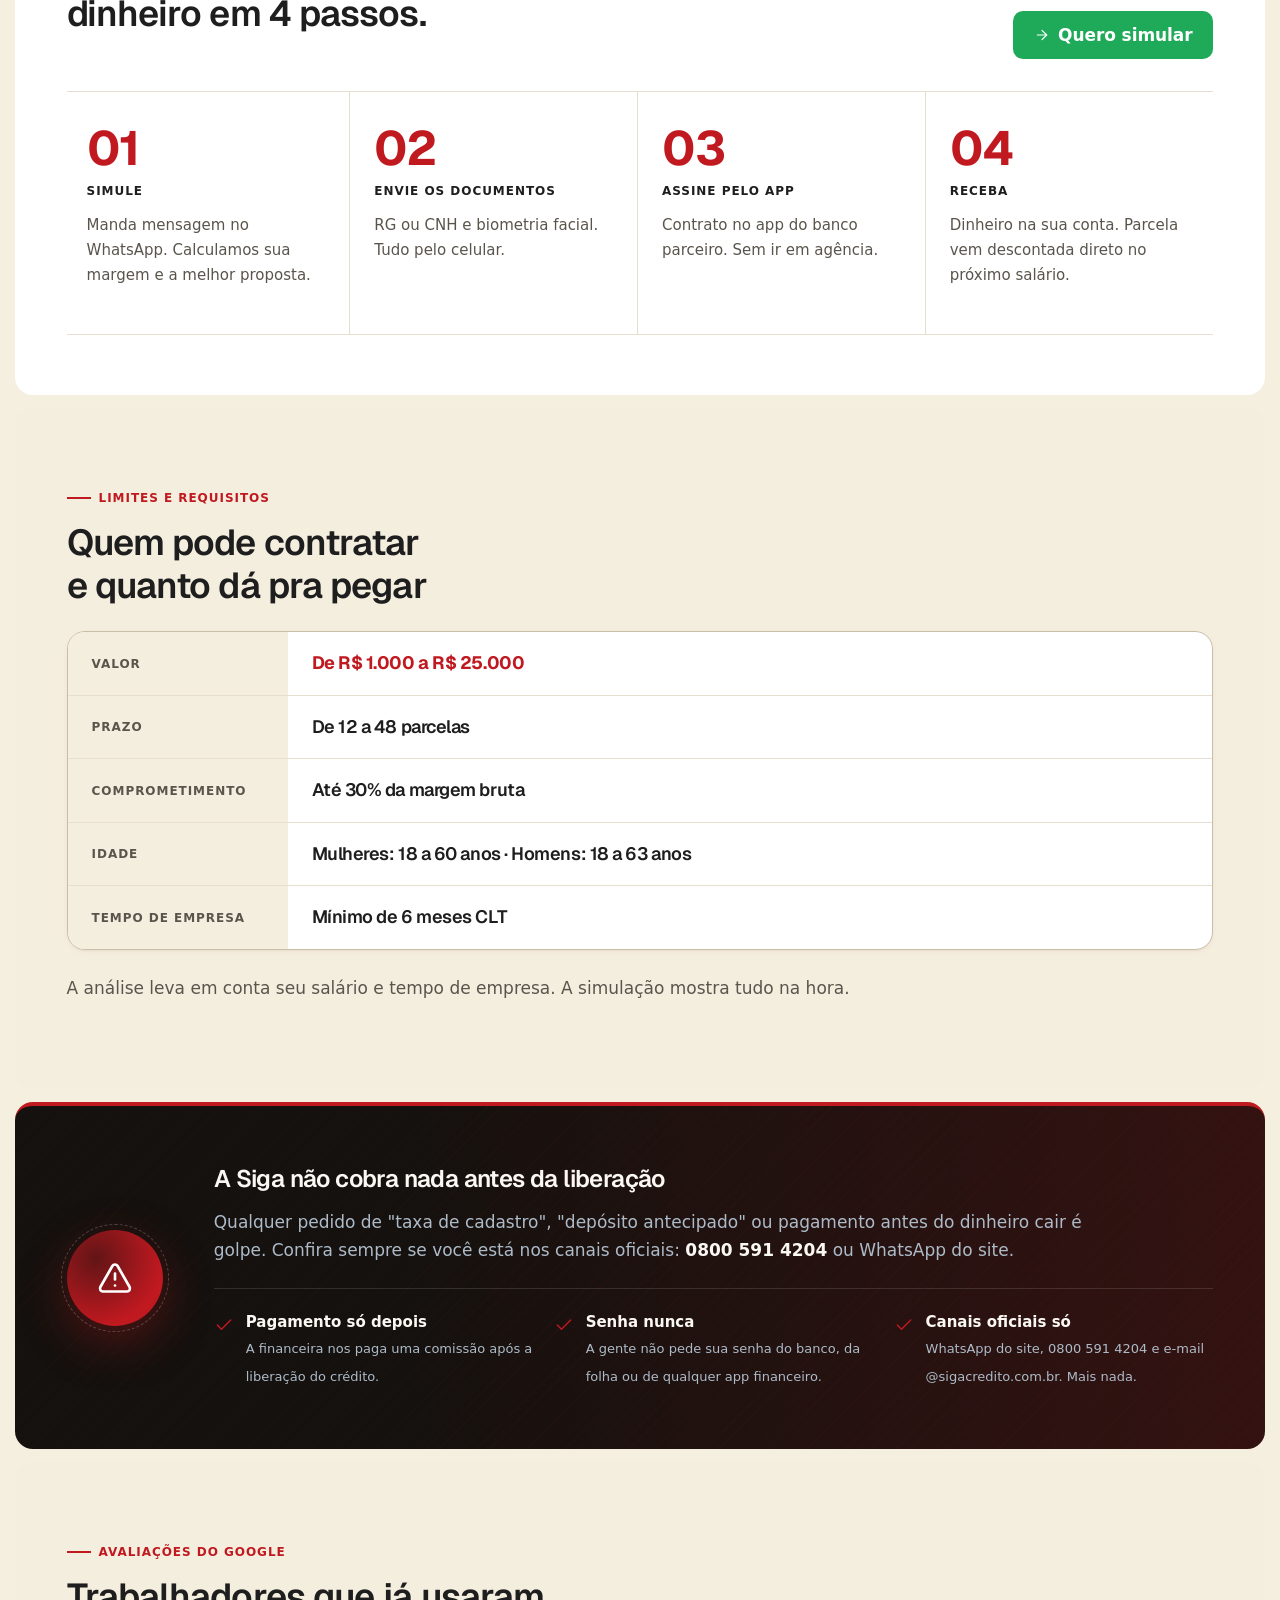
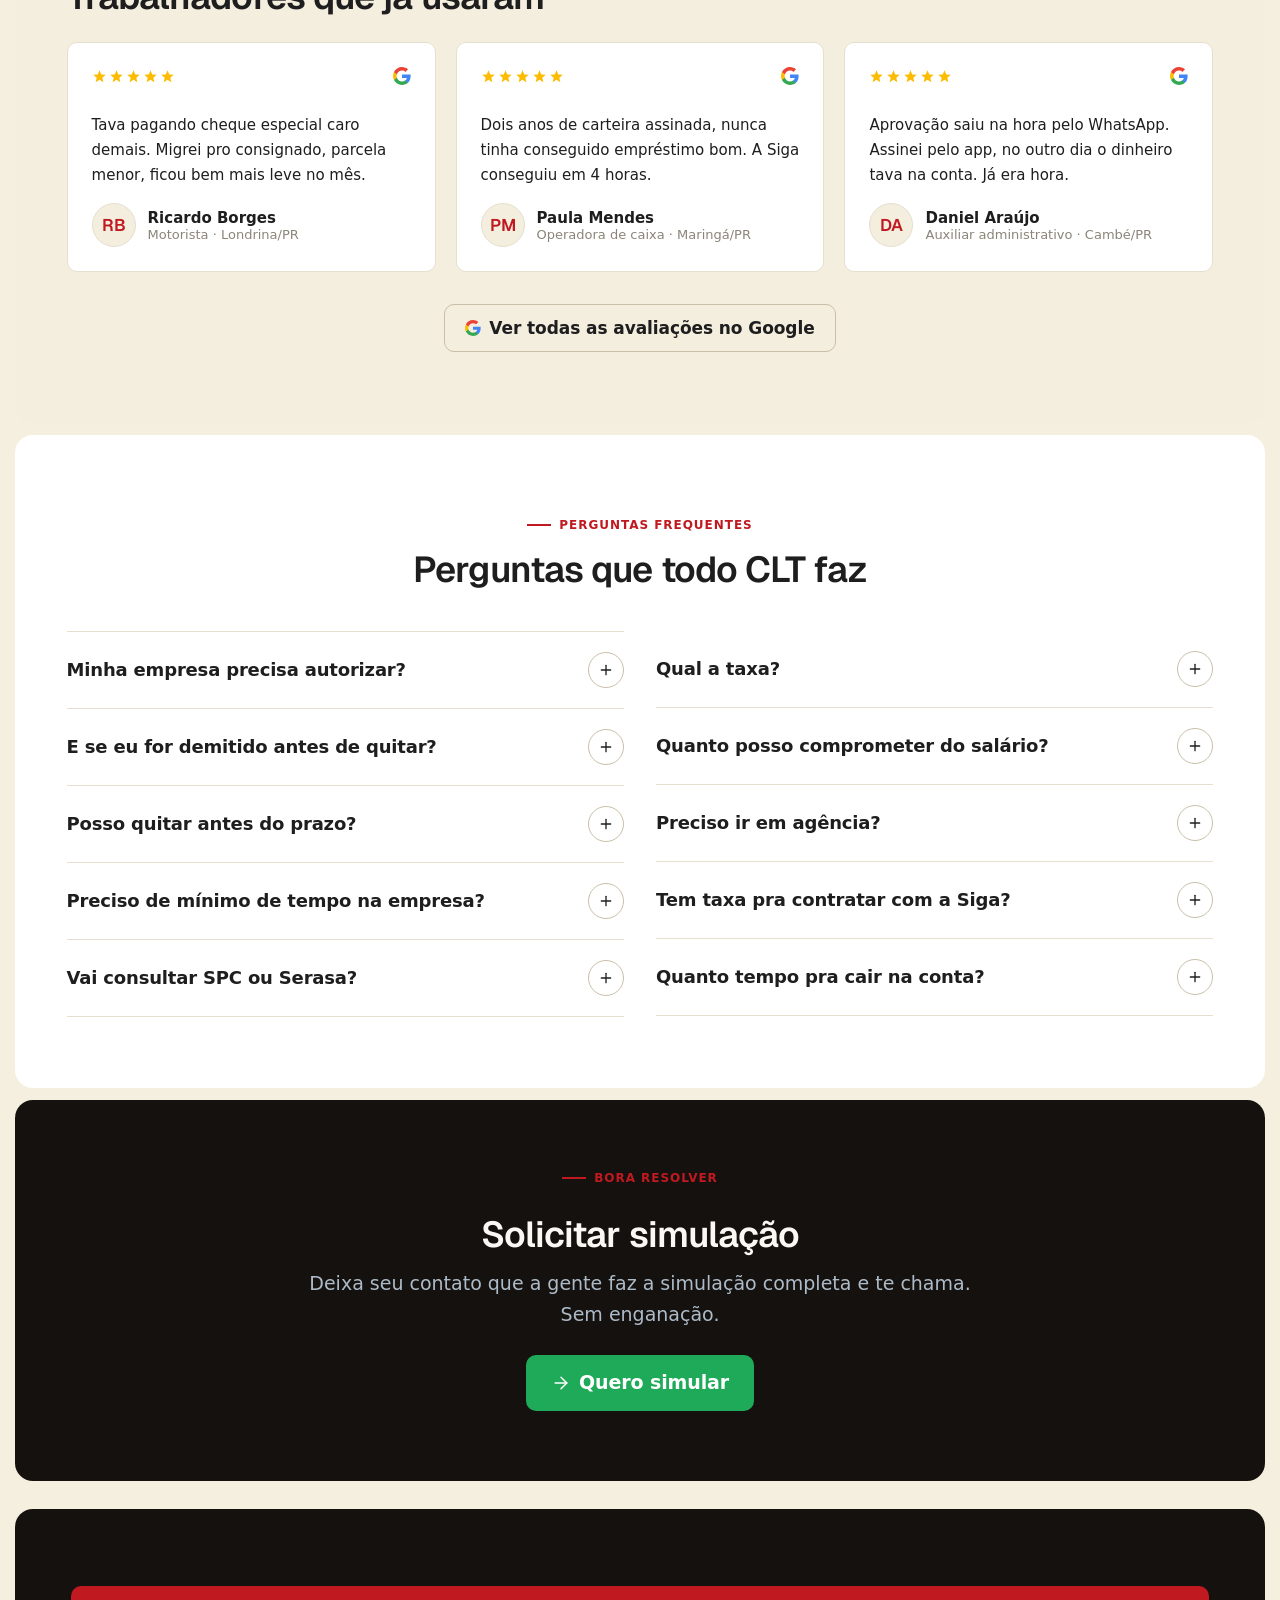
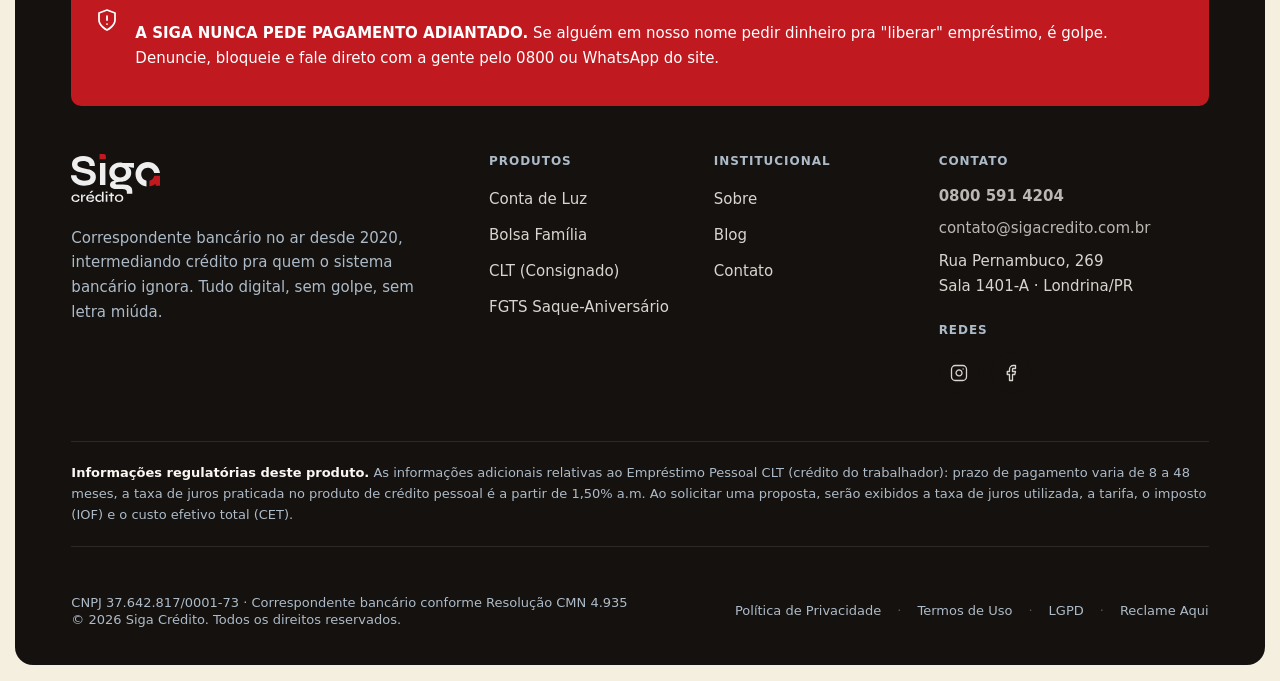
<file: clt.html>
<!DOCTYPE html>
<html lang="pt-BR">
<head>
<meta charset="UTF-8">
<meta name="viewport" content="width=device-width, initial-scale=1.0">
<title>Empréstimo consignado CLT - de R$ 1.000 a R$ 25.000, em até 48x | Siga Crédito</title>
<meta name="description" content="Empréstimo descontado direto na folha pra quem tem carteira assinada há 6 meses. De R$ 1.000 a R$ 25.000, taxas reduzidas, sem precisar avisar a empresa.">
<meta name="theme-color" content="#FBF8F3">
<link rel="canonical" href="https://sigacredito.com.br/clt">

<meta property="og:title" content="Empréstimo consignado CLT - taxa que cabe no bolso, até 48 parcelas">
<meta property="og:description" content="Pra trabalhador com carteira assinada. Aprovação em minutos, sem precisar autorizar nada na empresa.">
<meta property="og:type" content="website">
<meta property="og:url" content="https://sigacredito.com.br/clt">
<meta property="og:locale" content="pt_BR">

<link rel="preconnect" href="https://fonts.googleapis.com">
<link rel="preconnect" href="https://fonts.gstatic.com" crossorigin>
<link rel="preconnect" href="https://api.fontshare.com" crossorigin>
<link href="https://fonts.googleapis.com/css2?family=Geist:wght@400;600;700&display=swap" rel="stylesheet">
<link href="https://api.fontshare.com/v2/css?f[]=general-sans@400,500,600&display=swap" rel="stylesheet">

<link rel="stylesheet" href="design_system/tokens.css">
<link rel="stylesheet" href="css/custom.css">
</head>
<body data-loan-type="clt">

<a class="skip-link" href="#main">Pular para o conteúdo</a>

<header class="site-header">
  <div class="container">
    <a href="index.html" class="site-logo" aria-label="Siga Crédito - página inicial"><img src="my_brand_assets/Logo/Stacked/Dark - on Light BG.svg" alt="Siga Crédito" width="89" height="48"></a>
    <nav class="main-nav" aria-label="Principal">
      <a class="nav-link" href="index.html" data-nav-key="home">Home</a>
      <div class="nav-dropdown" aria-expanded="false">
        <button class="nav-link nav-dropdown-trigger is-active" data-nav-key="produtos" aria-haspopup="true">Empréstimos <svg width="14" height="14" viewBox="0 0 24 24" fill="none" stroke="currentColor" stroke-width="1.75" stroke-linecap="round" stroke-linejoin="round" aria-hidden="true"><polyline points="6 9 12 15 18 9"/></svg></button>
        <div class="nav-dropdown-menu" role="menu">
          <a class="dropdown-item" href="conta-de-luz.html" role="menuitem"><span class="dropdown-item-title">Conta de Luz</span><span class="dropdown-item-sub">De R$ 400 a R$ 4.000 · Dinheiro em 24h</span></a>
          <a class="dropdown-item" href="bolsa-familia.html" role="menuitem"><span class="dropdown-item-title">Bolsa Família</span><span class="dropdown-item-sub">Até R$ 750 · Sem desconto no benefício</span></a>
          <a class="dropdown-item" href="clt.html" role="menuitem"><span class="dropdown-item-title">CLT (Consignado)</span><span class="dropdown-item-sub">De R$ 1.000 a R$ 25.000 · Em 48x</span></a>
          <a class="dropdown-item" href="fgts.html" role="menuitem"><span class="dropdown-item-title">FGTS Saque-Aniversário</span><span class="dropdown-item-sub">Até R$ 29.000 · Dinheiro em 1h30</span></a>
        </div>
      </div>
      <a class="nav-link" href="blog/index.html" data-nav-key="blog">Blog</a>
      <a class="nav-link" href="sobre.html" data-nav-key="sobre">Sobre</a>
      <a class="nav-link" href="contato.html" data-nav-key="contato">Contato</a>
    </nav>
    <div class="header-actions">
      <a class="header-phone" href="tel:08005914204"><svg width="16" height="16" viewBox="0 0 24 24" fill="none" stroke="currentColor" stroke-width="1.75" stroke-linecap="round" stroke-linejoin="round" aria-hidden="true"><path d="M22 16.92v3a2 2 0 0 1-2.18 2 19.79 19.79 0 0 1-8.63-3.07 19.5 19.5 0 0 1-6-6 19.79 19.79 0 0 1-3.07-8.67A2 2 0 0 1 4.11 2h3a2 2 0 0 1 2 1.72 12.84 12.84 0 0 0 .7 2.81 2 2 0 0 1-.45 2.11L8.09 9.91a16 16 0 0 0 6 6l1.27-1.27a2 2 0 0 1 2.11-.45 12.84 12.84 0 0 0 2.81.7A2 2 0 0 1 22 16.92z"/></svg> 0800 591 4204</a>
      <button type="button" class="btn btn-primary btn-sm" data-open-modal>
        <svg class="icon icon-sm" viewBox="0 0 24 24" fill="none" stroke="currentColor" stroke-width="1.75" stroke-linecap="round" stroke-linejoin="round" aria-hidden="true"><line x1="5" y1="12" x2="19" y2="12"/><polyline points="12 5 19 12 12 19"/></svg>
        Quero simular
      </button>
      <button class="menu-toggle" data-menu-toggle aria-label="Abrir menu" aria-expanded="false"><svg width="22" height="22" viewBox="0 0 24 24" fill="none" stroke="currentColor" stroke-width="1.75" stroke-linecap="round" stroke-linejoin="round" aria-hidden="true"><line x1="3" y1="6" x2="21" y2="6"/><line x1="3" y1="12" x2="21" y2="12"/><line x1="3" y1="18" x2="21" y2="18"/></svg></button>
    </div>
  </div>
</header>

<div class="mobile-menu" data-mobile-menu aria-hidden="true" role="dialog" aria-label="Menu">
  <div class="mobile-menu-header">
    <a href="index.html" class="site-logo"><img src="my_brand_assets/Logo/Stacked/Dark - on Light BG.svg" alt="Siga Crédito" width="83" height="45"></a>
    <button class="menu-toggle" data-menu-close aria-label="Fechar menu"><svg width="22" height="22" viewBox="0 0 24 24" fill="none" stroke="currentColor" stroke-width="1.75" stroke-linecap="round" stroke-linejoin="round" aria-hidden="true"><line x1="18" y1="6" x2="6" y2="18"/><line x1="6" y1="6" x2="18" y2="18"/></svg></button>
  </div>
  <nav aria-label="Menu mobile">
    <a href="index.html">Home</a>
    <details open><summary>Empréstimos <svg width="18" height="18" viewBox="0 0 24 24" fill="none" stroke="currentColor" stroke-width="1.75" stroke-linecap="round" stroke-linejoin="round" aria-hidden="true"><polyline points="6 9 12 15 18 9"/></svg></summary>
      <div class="submenu">
        <a href="conta-de-luz.html">Conta de Luz<span>De R$ 400 a R$ 4.000</span></a>
        <a href="bolsa-familia.html">Bolsa Família<span>Até R$ 750</span></a>
        <a href="clt.html">CLT (Consignado)<span>De R$ 1.000 a R$ 25.000</span></a>
        <a href="fgts.html">FGTS Saque-Aniversário<span>Até R$ 29.000</span></a>
      </div>
    </details>
    <a href="blog/index.html">Blog</a>
    <a href="sobre.html">Sobre</a>
    <a href="contato.html">Contato</a>
  </nav>
  <div class="mobile-menu-cta">
    <button type="button" class="btn btn-primary btn-lg" data-open-modal>Quero simular</button>
    <a class="btn btn-ghost btn-lg" href="tel:08005914204">Ligar grátis · 0800 591 4204</a>
  </div>
</div>

<main id="main" class="page-stack">

  <!-- HERO ROW — 2 sibling blocks -->
  <div class="hero-row">

    <section class="hero-text-block">
      <nav class="breadcrumb"><a href="index.html">Home</a><span class="sep">›</span><span aria-current="page">CLT (Consignado)</span></nav>
      <span class="hero-eyebrow">Consignado CLT</span>
      <h1 class="hero-headline text-balance">Descontado no salário, <em>com taxa que cabe no bolso.</em></h1>
      <p class="hero-lead">De R$ 1.000 a R$ 25.000, em até 48 meses, com a parcela descontada direto na folha. Sem precisar autorizar nada na sua empresa.</p>
      <div class="hero-v3-actions">
        <button type="button" class="btn btn-primary btn-lg" data-open-modal>
          <svg class="icon" viewBox="0 0 24 24" fill="none" stroke="currentColor" stroke-width="1.75" stroke-linecap="round" stroke-linejoin="round" aria-hidden="true"><line x1="5" y1="12" x2="19" y2="12"/><polyline points="12 5 19 12 12 19"/></svg>
          Quero simular
        </button>
      </div>
      <div class="hero-v3-trustpill">
        <svg width="14" height="14" viewBox="0 0 24 24" fill="none" stroke="currentColor" stroke-width="1.75" stroke-linecap="round" stroke-linejoin="round" aria-hidden="true"><path d="M12 22s8-4 8-10V5l-8-3-8 3v7c0 6 8 10 8 10z"/><path d="M9 12l2 2 4-4"/></svg>
        Correspondente bancário regulamentado · Resolução CMN 4.935
      </div>
      <ul class="req-list">
        <li><svg width="20" height="20" viewBox="0 0 24 24" fill="none" stroke="currentColor" stroke-width="2" stroke-linecap="round" stroke-linejoin="round" aria-hidden="true"><polyline points="20 6 9 17 4 12"/></svg> Taxas a partir de 1,5% a.m.</li>
        <li><svg width="20" height="20" viewBox="0 0 24 24" fill="none" stroke="currentColor" stroke-width="2" stroke-linecap="round" stroke-linejoin="round" aria-hidden="true"><polyline points="20 6 9 17 4 12"/></svg> Sem precisar avisar a empresa</li>
        <li><svg width="20" height="20" viewBox="0 0 24 24" fill="none" stroke="currentColor" stroke-width="2" stroke-linecap="round" stroke-linejoin="round" aria-hidden="true"><polyline points="20 6 9 17 4 12"/></svg> Aprovação em minutos</li>
      </ul>
    </section>

    <section class="hero-photo-block">
      <picture>
        <source srcset="assets/images/hero-clt-editorial.avif" type="image/avif">
        <img class="hero-v3-card-img"
             src="assets/images/hero-clt-editorial.webp"
             alt="Trabalhador CLT segurando crachá em ambiente de trabalho"
             width="1000" height="1503"
             loading="eager"
             fetchpriority="high">
      </picture>

      <div class="hero-v3-pill is-top">
        <span class="hero-v3-pill-icon is-green">
          <svg width="14" height="14" viewBox="0 0 24 24" fill="none" stroke="currentColor" stroke-width="2.5" stroke-linecap="round" stroke-linejoin="round" aria-hidden="true"><polyline points="20 6 9 17 4 12"/></svg>
        </span>
        Dinheiro em poucas horas
      </div>

      <div class="hero-v3-data">
        <div class="hero-v3-data-head">
          <strong>Em até 48x</strong>
          <time>na folha</time>
        </div>
        <span class="hero-v3-data-value">R$ 25 mil</span>
        <div class="hero-v3-data-bars" aria-hidden="true">
          <span></span><span></span><span></span><span></span><span></span><span></span>
        </div>
      </div>

      <div class="hero-v3-pill is-bottom-right">
        <span class="hero-v3-pill-icon is-red">
          <svg width="14" height="14" viewBox="0 0 24 24" fill="none" stroke="currentColor" stroke-width="2" stroke-linecap="round" stroke-linejoin="round" aria-hidden="true"><rect x="2" y="7" width="20" height="14" rx="2" ry="2"/><path d="M16 21V5a2 2 0 0 0-2-2h-4a2 2 0 0 0-2 2v16"/></svg>
        </span>
        Sem aviso à empresa
      </div>
    </section>

  </div>

  <!-- COMPARATIVO -->
  <section class="block block-surface-2">
    <div class="container measure-wide">
      <span class="section-eyebrow">Comparativo</span>
      <h2 class="section-title text-balance">Por que pagar mais caro?</h2>
      <p class="section-lead">O consignado é mais barato porque a parcela vem direto do salário. Risco menor pro banco, taxa menor pra você.</p>

      <div class="compare-wrap">
        <table class="compare-table">
          <thead>
            <tr><th></th><th>Consignado CLT</th><th>Cartão de crédito</th><th>Cheque especial</th></tr>
          </thead>
          <tbody>
            <tr><th>Taxa mensal</th><td>A partir de 1,5%</td><td>Acima de 14%</td><td>Acima de 13%</td></tr>
            <tr><th>Prazo</th><td>Até 48x</td><td>Curto</td><td>Curto</td></tr>
            <tr><th>Aprovação</th><td>Mais alta</td><td>Variável</td><td>Variável</td></tr>
            <tr><th>Garantia</th><td>Desconto em folha</td><td>Nenhuma</td><td>Nenhuma</td></tr>
          </tbody>
        </table>
      </div>
      <p style="margin-top: var(--s-5); font-size: var(--fs-caption); color: var(--text-subtle);">Taxas comparativas baseadas em médias do mercado brasileiro publicadas pelo Banco Central. O consignado da Siga começa em 1,5% a.m. - taxa final calculada na simulação.</p>
    </div>
  </section>

  <!-- COMO FUNCIONA -->
  <section class="block block-surface block-sm">
    <div class="container">
      <div class="section-head-row">
        <div>
          <span class="section-eyebrow">Como funciona</span>
          <h2 class="section-title text-balance">Do simulador ao dinheiro em 4 passos.</h2>
        </div>
        <button type="button" class="btn btn-primary btn-md" data-open-modal>
          <svg class="icon icon-sm" viewBox="0 0 24 24" fill="none" stroke="currentColor" stroke-width="1.75" stroke-linecap="round" stroke-linejoin="round" aria-hidden="true"><line x1="5" y1="12" x2="19" y2="12"/><polyline points="12 5 19 12 12 19"/></svg>
          Quero simular
        </button>
      </div>

      <div class="process-strip" data-reveal-group>
        <div class="process-strip-step reveal"><span class="process-strip-num">01</span><h3 class="process-strip-title">Simule</h3><p class="process-strip-desc">Manda mensagem no WhatsApp. Calculamos sua margem e a melhor proposta.</p></div>
        <div class="process-strip-step reveal"><span class="process-strip-num">02</span><h3 class="process-strip-title">Envie os documentos</h3><p class="process-strip-desc">RG ou CNH e biometria facial. Tudo pelo celular.</p></div>
        <div class="process-strip-step reveal"><span class="process-strip-num">03</span><h3 class="process-strip-title">Assine pelo app</h3><p class="process-strip-desc">Contrato no app do banco parceiro. Sem ir em agência.</p></div>
        <div class="process-strip-step reveal"><span class="process-strip-num">04</span><h3 class="process-strip-title">Receba</h3><p class="process-strip-desc">Dinheiro na sua conta. Parcela vem descontada direto no próximo salário.</p></div>
      </div>
    </div>
  </section>

  <!-- LIMITES E REQUISITOS -->
  <section class="block block-surface-2">
    <div class="container measure-wide">
      <span class="section-eyebrow">Limites e requisitos</span>
      <h2 class="section-title text-balance">Quem pode contratar e quanto dá pra pegar</h2>

      <table class="fact-table" style="margin-bottom: var(--s-6);">
        <tr><th>Valor</th><td><strong>De R$ 1.000 a R$ 25.000</strong></td></tr>
        <tr><th>Prazo</th><td>De 12 a 48 parcelas</td></tr>
        <tr><th>Comprometimento</th><td>Até 30% da margem bruta</td></tr>
        <tr><th>Idade</th><td>Mulheres: 18 a 60 anos · Homens: 18 a 63 anos</td></tr>
        <tr><th>Tempo de empresa</th><td>Mínimo de 6 meses CLT</td></tr>
      </table>
      <p style="color: var(--text-muted);">A análise leva em conta seu salário e tempo de empresa. A simulação mostra tudo na hora.</p>
    </div>
  </section>

  <!-- ANTI-FRAUD -->
  <section class="block block-ink block-sm is-fraud">
    <div class="container">
      <div class="anti-fraud">
        <span class="anti-fraud-icon">
          <svg width="36" height="36" viewBox="0 0 24 24" fill="none" stroke="currentColor" stroke-width="1.75" stroke-linecap="round" stroke-linejoin="round" aria-hidden="true"><path d="m21.73 18-8-14a2 2 0 0 0-3.48 0l-8 14A2 2 0 0 0 4 21h16a2 2 0 0 0 1.73-3Z"/><path d="M12 9v4"/><path d="M12 17h.01"/></svg>
        </span>
        <div>
          <h2 class="anti-fraud-title">A Siga não cobra nada antes da liberação</h2>
          <p class="anti-fraud-body">Qualquer pedido de "taxa de cadastro", "depósito antecipado" ou pagamento antes do dinheiro cair é golpe. Confira sempre se você está nos canais oficiais: <strong>0800 591 4204</strong> ou WhatsApp do site.</p>
          <ul class="anti-fraud-pillars">
            <li>
              <svg width="20" height="20" viewBox="0 0 24 24" fill="none" stroke="currentColor" stroke-width="1.75" stroke-linecap="round" stroke-linejoin="round" aria-hidden="true"><polyline points="20 6 9 17 4 12"/></svg>
              <div>
                <span class="anti-fraud-pillar-title">Pagamento só depois</span>
                <span class="anti-fraud-pillar-desc">A financeira nos paga uma comissão após a liberação do crédito.</span>
              </div>
            </li>
            <li>
              <svg width="20" height="20" viewBox="0 0 24 24" fill="none" stroke="currentColor" stroke-width="1.75" stroke-linecap="round" stroke-linejoin="round" aria-hidden="true"><polyline points="20 6 9 17 4 12"/></svg>
              <div>
                <span class="anti-fraud-pillar-title">Senha nunca</span>
                <span class="anti-fraud-pillar-desc">A gente não pede sua senha do banco, da folha ou de qualquer app financeiro.</span>
              </div>
            </li>
            <li>
              <svg width="20" height="20" viewBox="0 0 24 24" fill="none" stroke="currentColor" stroke-width="1.75" stroke-linecap="round" stroke-linejoin="round" aria-hidden="true"><polyline points="20 6 9 17 4 12"/></svg>
              <div>
                <span class="anti-fraud-pillar-title">Canais oficiais só</span>
                <span class="anti-fraud-pillar-desc">WhatsApp do site, 0800 591 4204 e e-mail @sigacredito.com.br. Mais nada.</span>
              </div>
            </li>
          </ul>
        </div>
      </div>
    </div>
  </section>

  <!-- DEPOIMENTOS -->
  <section class="block block-surface-2">
    <div class="container">
      <span class="section-eyebrow">Avaliações do Google</span>
      <h2 class="section-title text-balance">Trabalhadores que já usaram</h2>
      <div class="testimonials" data-reveal-group>
        <article class="testimonial reveal">
          <div class="testimonial-head"><span class="testimonial-stars" role="img" aria-label="5 de 5 estrelas"><svg viewBox="0 0 24 24" fill="currentColor" aria-hidden="true"><path d="M12 17.27 18.18 21l-1.64-7.03L22 9.24l-7.19-.61L12 2 9.19 8.63 2 9.24l5.46 4.73L5.82 21z"/></svg><svg viewBox="0 0 24 24" fill="currentColor" aria-hidden="true"><path d="M12 17.27 18.18 21l-1.64-7.03L22 9.24l-7.19-.61L12 2 9.19 8.63 2 9.24l5.46 4.73L5.82 21z"/></svg><svg viewBox="0 0 24 24" fill="currentColor" aria-hidden="true"><path d="M12 17.27 18.18 21l-1.64-7.03L22 9.24l-7.19-.61L12 2 9.19 8.63 2 9.24l5.46 4.73L5.82 21z"/></svg><svg viewBox="0 0 24 24" fill="currentColor" aria-hidden="true"><path d="M12 17.27 18.18 21l-1.64-7.03L22 9.24l-7.19-.61L12 2 9.19 8.63 2 9.24l5.46 4.73L5.82 21z"/></svg><svg viewBox="0 0 24 24" fill="currentColor" aria-hidden="true"><path d="M12 17.27 18.18 21l-1.64-7.03L22 9.24l-7.19-.61L12 2 9.19 8.63 2 9.24l5.46 4.73L5.82 21z"/></svg></span><span class="testimonial-gmark"><svg viewBox="0 0 24 24" aria-hidden="true"><path fill="#4285F4" d="M23.49 12.27c0-.79-.07-1.54-.19-2.27H12v4.51h6.47c-.29 1.48-1.14 2.73-2.4 3.58v3h3.86c2.26-2.09 3.56-5.17 3.56-8.82z"/><path fill="#34A853" d="M12 24c3.24 0 5.95-1.08 7.93-2.91l-3.86-3c-1.08.72-2.45 1.16-4.07 1.16-3.13 0-5.78-2.11-6.73-4.96H1.29v3.09C3.26 21.3 7.31 24 12 24z"/><path fill="#FBBC05" d="M5.27 14.29c-.25-.72-.38-1.49-.38-2.29s.14-1.57.38-2.29V6.62H1.29C.47 8.24 0 10.06 0 12s.47 3.76 1.29 5.38l3.98-3.09z"/><path fill="#EA4335" d="M12 4.75c1.77 0 3.35.61 4.6 1.8l3.42-3.42C17.95 1.19 15.24 0 12 0 7.31 0 3.26 2.7 1.29 6.62l3.98 3.09C6.22 6.86 8.87 4.75 12 4.75z"/></svg></span></div><p class="testimonial-quote">Tava pagando cheque especial caro demais. Migrei pro consignado, parcela menor, ficou bem mais leve no mês.</p>
          <div class="testimonial-author"><span class="testimonial-avatar">RB</span><span class="testimonial-meta"><span class="testimonial-name">Ricardo Borges</span><span class="testimonial-context">Motorista · Londrina/PR</span></span></div>
        </article>
        <article class="testimonial reveal">
          <div class="testimonial-head"><span class="testimonial-stars" role="img" aria-label="5 de 5 estrelas"><svg viewBox="0 0 24 24" fill="currentColor" aria-hidden="true"><path d="M12 17.27 18.18 21l-1.64-7.03L22 9.24l-7.19-.61L12 2 9.19 8.63 2 9.24l5.46 4.73L5.82 21z"/></svg><svg viewBox="0 0 24 24" fill="currentColor" aria-hidden="true"><path d="M12 17.27 18.18 21l-1.64-7.03L22 9.24l-7.19-.61L12 2 9.19 8.63 2 9.24l5.46 4.73L5.82 21z"/></svg><svg viewBox="0 0 24 24" fill="currentColor" aria-hidden="true"><path d="M12 17.27 18.18 21l-1.64-7.03L22 9.24l-7.19-.61L12 2 9.19 8.63 2 9.24l5.46 4.73L5.82 21z"/></svg><svg viewBox="0 0 24 24" fill="currentColor" aria-hidden="true"><path d="M12 17.27 18.18 21l-1.64-7.03L22 9.24l-7.19-.61L12 2 9.19 8.63 2 9.24l5.46 4.73L5.82 21z"/></svg><svg viewBox="0 0 24 24" fill="currentColor" aria-hidden="true"><path d="M12 17.27 18.18 21l-1.64-7.03L22 9.24l-7.19-.61L12 2 9.19 8.63 2 9.24l5.46 4.73L5.82 21z"/></svg></span><span class="testimonial-gmark"><svg viewBox="0 0 24 24" aria-hidden="true"><path fill="#4285F4" d="M23.49 12.27c0-.79-.07-1.54-.19-2.27H12v4.51h6.47c-.29 1.48-1.14 2.73-2.4 3.58v3h3.86c2.26-2.09 3.56-5.17 3.56-8.82z"/><path fill="#34A853" d="M12 24c3.24 0 5.95-1.08 7.93-2.91l-3.86-3c-1.08.72-2.45 1.16-4.07 1.16-3.13 0-5.78-2.11-6.73-4.96H1.29v3.09C3.26 21.3 7.31 24 12 24z"/><path fill="#FBBC05" d="M5.27 14.29c-.25-.72-.38-1.49-.38-2.29s.14-1.57.38-2.29V6.62H1.29C.47 8.24 0 10.06 0 12s.47 3.76 1.29 5.38l3.98-3.09z"/><path fill="#EA4335" d="M12 4.75c1.77 0 3.35.61 4.6 1.8l3.42-3.42C17.95 1.19 15.24 0 12 0 7.31 0 3.26 2.7 1.29 6.62l3.98 3.09C6.22 6.86 8.87 4.75 12 4.75z"/></svg></span></div><p class="testimonial-quote">Dois anos de carteira assinada, nunca tinha conseguido empréstimo bom. A Siga conseguiu em 4 horas.</p>
          <div class="testimonial-author"><span class="testimonial-avatar">PM</span><span class="testimonial-meta"><span class="testimonial-name">Paula Mendes</span><span class="testimonial-context">Operadora de caixa · Maringá/PR</span></span></div>
        </article>
        <article class="testimonial reveal">
          <div class="testimonial-head"><span class="testimonial-stars" role="img" aria-label="5 de 5 estrelas"><svg viewBox="0 0 24 24" fill="currentColor" aria-hidden="true"><path d="M12 17.27 18.18 21l-1.64-7.03L22 9.24l-7.19-.61L12 2 9.19 8.63 2 9.24l5.46 4.73L5.82 21z"/></svg><svg viewBox="0 0 24 24" fill="currentColor" aria-hidden="true"><path d="M12 17.27 18.18 21l-1.64-7.03L22 9.24l-7.19-.61L12 2 9.19 8.63 2 9.24l5.46 4.73L5.82 21z"/></svg><svg viewBox="0 0 24 24" fill="currentColor" aria-hidden="true"><path d="M12 17.27 18.18 21l-1.64-7.03L22 9.24l-7.19-.61L12 2 9.19 8.63 2 9.24l5.46 4.73L5.82 21z"/></svg><svg viewBox="0 0 24 24" fill="currentColor" aria-hidden="true"><path d="M12 17.27 18.18 21l-1.64-7.03L22 9.24l-7.19-.61L12 2 9.19 8.63 2 9.24l5.46 4.73L5.82 21z"/></svg><svg viewBox="0 0 24 24" fill="currentColor" aria-hidden="true"><path d="M12 17.27 18.18 21l-1.64-7.03L22 9.24l-7.19-.61L12 2 9.19 8.63 2 9.24l5.46 4.73L5.82 21z"/></svg></span><span class="testimonial-gmark"><svg viewBox="0 0 24 24" aria-hidden="true"><path fill="#4285F4" d="M23.49 12.27c0-.79-.07-1.54-.19-2.27H12v4.51h6.47c-.29 1.48-1.14 2.73-2.4 3.58v3h3.86c2.26-2.09 3.56-5.17 3.56-8.82z"/><path fill="#34A853" d="M12 24c3.24 0 5.95-1.08 7.93-2.91l-3.86-3c-1.08.72-2.45 1.16-4.07 1.16-3.13 0-5.78-2.11-6.73-4.96H1.29v3.09C3.26 21.3 7.31 24 12 24z"/><path fill="#FBBC05" d="M5.27 14.29c-.25-.72-.38-1.49-.38-2.29s.14-1.57.38-2.29V6.62H1.29C.47 8.24 0 10.06 0 12s.47 3.76 1.29 5.38l3.98-3.09z"/><path fill="#EA4335" d="M12 4.75c1.77 0 3.35.61 4.6 1.8l3.42-3.42C17.95 1.19 15.24 0 12 0 7.31 0 3.26 2.7 1.29 6.62l3.98 3.09C6.22 6.86 8.87 4.75 12 4.75z"/></svg></span></div><p class="testimonial-quote">Aprovação saiu na hora pelo WhatsApp. Assinei pelo app, no outro dia o dinheiro tava na conta. Já era hora.</p>
          <div class="testimonial-author"><span class="testimonial-avatar">DA</span><span class="testimonial-meta"><span class="testimonial-name">Daniel Araújo</span><span class="testimonial-context">Auxiliar administrativo · Cambé/PR</span></span></div>
        </article>
      </div>
      <div class="google-reviews-cta">
        <a class="btn btn-ghost btn-md" href="https://maps.app.goo.gl/1tQ4FnuBs9cgMaBq7" rel="noopener noreferrer" target="_blank"><span class="testimonial-gmark"><svg viewBox="0 0 24 24" aria-hidden="true"><path fill="#4285F4" d="M23.49 12.27c0-.79-.07-1.54-.19-2.27H12v4.51h6.47c-.29 1.48-1.14 2.73-2.4 3.58v3h3.86c2.26-2.09 3.56-5.17 3.56-8.82z"/><path fill="#34A853" d="M12 24c3.24 0 5.95-1.08 7.93-2.91l-3.86-3c-1.08.72-2.45 1.16-4.07 1.16-3.13 0-5.78-2.11-6.73-4.96H1.29v3.09C3.26 21.3 7.31 24 12 24z"/><path fill="#FBBC05" d="M5.27 14.29c-.25-.72-.38-1.49-.38-2.29s.14-1.57.38-2.29V6.62H1.29C.47 8.24 0 10.06 0 12s.47 3.76 1.29 5.38l3.98-3.09z"/><path fill="#EA4335" d="M12 4.75c1.77 0 3.35.61 4.6 1.8l3.42-3.42C17.95 1.19 15.24 0 12 0 7.31 0 3.26 2.7 1.29 6.62l3.98 3.09C6.22 6.86 8.87 4.75 12 4.75z"/></svg></span> Ver todas as avaliações no Google</a>
      </div>
    </div>
  </section>

  <!-- FAQ -->
  <section class="block block-surface">
    <div class="container">
      <div class="faq-head">
        <span class="section-eyebrow">Perguntas frequentes</span>
        <h2 class="section-title text-balance">Perguntas que todo CLT faz</h2>
      </div>

      <div class="faq faq-2col">
        <div class="faq-item"><button class="faq-trigger" aria-expanded="false">Minha empresa precisa autorizar?<span class="faq-icon"><svg width="16" height="16" viewBox="0 0 24 24" fill="none" stroke="currentColor" stroke-width="2" stroke-linecap="round" stroke-linejoin="round" aria-hidden="true"><line x1="12" y1="5" x2="12" y2="19"/><line x1="5" y1="12" x2="19" y2="12"/></svg></span></button><div class="faq-content"><div class="faq-content-inner">Não. O contrato é direto entre você e a financeira. A empresa só recebe a ordem de desconto em folha quando o crédito é aprovado.</div></div></div>
        <div class="faq-item"><button class="faq-trigger" aria-expanded="false">E se eu for demitido antes de quitar?<span class="faq-icon"><svg width="16" height="16" viewBox="0 0 24 24" fill="none" stroke="currentColor" stroke-width="2" stroke-linecap="round" stroke-linejoin="round" aria-hidden="true"><line x1="12" y1="5" x2="12" y2="19"/><line x1="5" y1="12" x2="19" y2="12"/></svg></span></button><div class="faq-content"><div class="faq-content-inner">A dívida continua no seu nome. As parcelas passam a ser cobradas via boleto ou débito automático.</div></div></div>
        <div class="faq-item"><button class="faq-trigger" aria-expanded="false">Posso quitar antes do prazo?<span class="faq-icon"><svg width="16" height="16" viewBox="0 0 24 24" fill="none" stroke="currentColor" stroke-width="2" stroke-linecap="round" stroke-linejoin="round" aria-hidden="true"><line x1="12" y1="5" x2="12" y2="19"/><line x1="5" y1="12" x2="19" y2="12"/></svg></span></button><div class="faq-content"><div class="faq-content-inner">Pode. Quitação antecipada tem desconto nos juros do período não decorrido.</div></div></div>
        <div class="faq-item"><button class="faq-trigger" aria-expanded="false">Preciso de mínimo de tempo na empresa?<span class="faq-icon"><svg width="16" height="16" viewBox="0 0 24 24" fill="none" stroke="currentColor" stroke-width="2" stroke-linecap="round" stroke-linejoin="round" aria-hidden="true"><line x1="12" y1="5" x2="12" y2="19"/><line x1="5" y1="12" x2="19" y2="12"/></svg></span></button><div class="faq-content"><div class="faq-content-inner">Sim, 6 meses de carteira assinada na atual.</div></div></div>
        <div class="faq-item"><button class="faq-trigger" aria-expanded="false">Vai consultar SPC ou Serasa?<span class="faq-icon"><svg width="16" height="16" viewBox="0 0 24 24" fill="none" stroke="currentColor" stroke-width="2" stroke-linecap="round" stroke-linejoin="round" aria-hidden="true"><line x1="12" y1="5" x2="12" y2="19"/><line x1="5" y1="12" x2="19" y2="12"/></svg></span></button><div class="faq-content"><div class="faq-content-inner">Vai. Mas o consignado tem aprovação mais flexível porque a parcela é descontada na folha.</div></div></div>
        <div class="faq-item"><button class="faq-trigger" aria-expanded="false">Qual a taxa?<span class="faq-icon"><svg width="16" height="16" viewBox="0 0 24 24" fill="none" stroke="currentColor" stroke-width="2" stroke-linecap="round" stroke-linejoin="round" aria-hidden="true"><line x1="12" y1="5" x2="12" y2="19"/><line x1="5" y1="12" x2="19" y2="12"/></svg></span></button><div class="faq-content"><div class="faq-content-inner">Varia conforme seu perfil e a financeira parceira. Na simulação você já vê o número exato - sem letra miúda.</div></div></div>
        <div class="faq-item"><button class="faq-trigger" aria-expanded="false">Quanto posso comprometer do salário?<span class="faq-icon"><svg width="16" height="16" viewBox="0 0 24 24" fill="none" stroke="currentColor" stroke-width="2" stroke-linecap="round" stroke-linejoin="round" aria-hidden="true"><line x1="12" y1="5" x2="12" y2="19"/><line x1="5" y1="12" x2="19" y2="12"/></svg></span></button><div class="faq-content"><div class="faq-content-inner">Até 30% da margem bruta. A simulação calcula isso pra você.</div></div></div>
        <div class="faq-item"><button class="faq-trigger" aria-expanded="false">Preciso ir em agência?<span class="faq-icon"><svg width="16" height="16" viewBox="0 0 24 24" fill="none" stroke="currentColor" stroke-width="2" stroke-linecap="round" stroke-linejoin="round" aria-hidden="true"><line x1="12" y1="5" x2="12" y2="19"/><line x1="5" y1="12" x2="19" y2="12"/></svg></span></button><div class="faq-content"><div class="faq-content-inner">Não. Tudo é digital, do simulador à assinatura.</div></div></div>
        <div class="faq-item"><button class="faq-trigger" aria-expanded="false">Tem taxa pra contratar com a Siga?<span class="faq-icon"><svg width="16" height="16" viewBox="0 0 24 24" fill="none" stroke="currentColor" stroke-width="2" stroke-linecap="round" stroke-linejoin="round" aria-hidden="true"><line x1="12" y1="5" x2="12" y2="19"/><line x1="5" y1="12" x2="19" y2="12"/></svg></span></button><div class="faq-content"><div class="faq-content-inner">Não. A Siga ganha comissão da financeira. Você não paga nada pra falar com a gente.</div></div></div>
        <div class="faq-item"><button class="faq-trigger" aria-expanded="false">Quanto tempo pra cair na conta?<span class="faq-icon"><svg width="16" height="16" viewBox="0 0 24 24" fill="none" stroke="currentColor" stroke-width="2" stroke-linecap="round" stroke-linejoin="round" aria-hidden="true"><line x1="12" y1="5" x2="12" y2="19"/><line x1="5" y1="12" x2="19" y2="12"/></svg></span></button><div class="faq-content"><div class="faq-content-inner">Após assinar o contrato no app, o dinheiro é liberado em poucas horas.</div></div></div>
      </div>
    </div>
  </section>

  <!-- CTA FINAL -->
  <section class="block block-ink">
    <div class="container">
      <div class="cta-center">
        <span class="section-eyebrow" style="color: var(--brand-red);">Bora resolver</span>
        <h2 class="section-title text-balance" style="color: var(--text-on-dark); margin-bottom: 0;">Solicitar simulação</h2>
        <p class="section-lead" style="color: var(--brand-stone); margin-bottom: 0;">Deixa seu contato que a gente faz a simulação completa e te chama. Sem enganação.</p>
        <div class="cta-row-actions">
          <button type="button" class="btn btn-primary btn-lg" data-open-modal>
            <svg class="icon" viewBox="0 0 24 24" fill="none" stroke="currentColor" stroke-width="1.75" stroke-linecap="round" stroke-linejoin="round" aria-hidden="true"><line x1="5" y1="12" x2="19" y2="12"/><polyline points="12 5 19 12 12 19"/></svg>
            Quero simular
          </button>
        </div>
      </div>
    </div>
  </section>

</main>

<footer class="site-footer">
  <div class="container">
    <div class="footer-anti-fraud">
      <svg width="24" height="24" viewBox="0 0 24 24" fill="none" stroke="currentColor" stroke-width="1.75" stroke-linecap="round" stroke-linejoin="round" aria-hidden="true"><path d="M12 22s8-4 8-10V5l-8-3-8 3v7c0 6 8 10 8 10z"/><line x1="12" y1="8" x2="12" y2="12"/><line x1="12" y1="16" x2="12.01" y2="16"/></svg>
      <p><strong>A SIGA NUNCA PEDE PAGAMENTO ADIANTADO.</strong> Se alguém em nosso nome pedir dinheiro pra "liberar" empréstimo, é golpe. Denuncie, bloqueie e fale direto com a gente pelo 0800 ou WhatsApp do site.</p>
    </div>
    <div class="footer-grid">
      <div class="footer-brand"><a href="index.html" class="site-logo"><img src="my_brand_assets/Logo/Stacked/Light - on Dark BG.svg" alt="Siga Crédito" width="118" height="64"></a><p>Correspondente bancário no ar desde 2020, intermediando crédito pra quem o sistema bancário ignora. Tudo digital, sem golpe, sem letra miúda.</p></div>
      <div class="footer-col"><h4>Produtos</h4><ul><li><a href="conta-de-luz.html">Conta de Luz</a></li><li><a href="bolsa-familia.html">Bolsa Família</a></li><li><a href="clt.html">CLT (Consignado)</a></li><li><a href="fgts.html">FGTS Saque-Aniversário</a></li></ul></div>
      <div class="footer-col"><h4>Institucional</h4><ul><li><a href="sobre.html">Sobre</a></li><li><a href="blog/index.html">Blog</a></li><li><a href="contato.html">Contato</a></li></ul></div>
      <div class="footer-col footer-contact"><h4>Contato</h4><ul><li><a href="tel:08005914204"><strong>0800 591 4204</strong></a></li><li><a href="mailto:contato@sigacredito.com.br">contato@sigacredito.com.br</a></li><li>Rua Pernambuco, 269<br>Sala 1401-A · Londrina/PR</li></ul>
        <h4 style="margin-top: var(--s-6);">Redes</h4>
        <div class="socials">
          <a href="https://www.instagram.com/sigacredito" class="social-icon" aria-label="Instagram" rel="noopener noreferrer" target="_blank"><svg width="18" height="18" viewBox="0 0 24 24" fill="none" stroke="currentColor" stroke-width="1.75" stroke-linecap="round" stroke-linejoin="round" aria-hidden="true"><rect x="2" y="2" width="20" height="20" rx="5" ry="5"/><path d="M16 11.37A4 4 0 1 1 12.63 8 4 4 0 0 1 16 11.37z"/><line x1="17.5" y1="6.5" x2="17.51" y2="6.5"/></svg></a>
          <a href="https://www.facebook.com/sigacredito" class="social-icon" aria-label="Facebook" rel="noopener noreferrer" target="_blank"><svg width="18" height="18" viewBox="0 0 24 24" fill="none" stroke="currentColor" stroke-width="1.75" stroke-linecap="round" stroke-linejoin="round" aria-hidden="true"><path d="M18 2h-3a5 5 0 0 0-5 5v3H7v4h3v8h4v-8h3l1-4h-4V7a1 1 0 0 1 1-1h3z"/></svg></a>
        </div></div>
    </div>
    <div class="footer-reg"><strong style="color: var(--text-on-dark);">Informações regulatórias deste produto.</strong> As informações adicionais relativas ao Empréstimo Pessoal CLT (crédito do trabalhador): prazo de pagamento varia de 8 a 48 meses, a taxa de juros praticada no produto de crédito pessoal é a partir de 1,50% a.m. Ao solicitar uma proposta, serão exibidos a taxa de juros utilizada, a tarifa, o imposto (IOF) e o custo efetivo total (CET).</div>
    <div class="footer-bottom">
      <div class="footer-bottom-meta">
        <p>CNPJ 37.642.817/0001-73 · Correspondente bancário conforme Resolução CMN 4.935</p>
        <p>© <span data-year>2026</span> Siga Crédito. Todos os direitos reservados.</p>
      </div>
      <div class="footer-legal">
        <a href="privacidade.html">Política de Privacidade</a><span class="sep">·</span>
        <a href="termos.html">Termos de Uso</a><span class="sep">·</span>
        <a href="lgpd.html">LGPD</a><span class="sep">·</span>
        <a href="https://www.reclameaqui.com.br/empresa/siga-credito/" rel="noopener noreferrer" target="_blank">Reclame Aqui</a>
      </div>
    </div>
  </div>
</footer>

<a class="fab" href="https://wa.me/5543967250239" rel="noopener" target="_blank" aria-label="Falar pelo WhatsApp"><svg width="30" height="30" viewBox="0 0 24 24" fill="currentColor" aria-hidden="true"><path d="M17.472 14.382c-.297-.149-1.758-.867-2.03-.967-.273-.099-.471-.148-.67.15-.197.297-.767.966-.94 1.164-.173.199-.347.223-.644.075-.297-.15-1.255-.463-2.39-1.475-.883-.788-1.48-1.761-1.653-2.059-.173-.297-.018-.458.13-.606.134-.133.298-.347.446-.52.149-.174.198-.298.298-.497.099-.198.05-.371-.025-.52-.075-.149-.669-1.612-.916-2.207-.242-.579-.487-.5-.669-.51l-.57-.01c-.198 0-.52.074-.792.372-.272.297-1.04 1.016-1.04 2.479 0 1.462 1.065 2.875 1.213 3.074.149.198 2.096 3.2 5.077 4.487.71.306 1.263.489 1.694.625.712.227 1.36.195 1.872.118.571-.085 1.758-.719 2.006-1.413.247-.694.247-1.289.173-1.413-.074-.124-.272-.198-.57-.347M12.05 21.785h-.004a9.87 9.87 0 0 1-5.031-1.378l-.361-.214-3.741.982.998-3.648-.235-.374a9.86 9.86 0 0 1-1.51-5.26c.002-5.45 4.436-9.884 9.888-9.884 2.64 0 5.122 1.03 6.988 2.898a9.825 9.825 0 0 1 2.893 6.994c-.003 5.45-4.437 9.884-9.885 9.884m8.413-18.297A11.815 11.815 0 0 0 12.05 0C5.495 0 .16 5.335.157 11.892c0 2.096.547 4.142 1.588 5.945L.057 24l6.305-1.654a11.882 11.882 0 0 0 5.683 1.448h.005c6.554 0 11.89-5.335 11.893-11.893a11.821 11.821 0 0 0-3.48-8.413"/></svg></a>

<script src="js/main.js?v=6" defer></script>
</body>
</html>
</file>
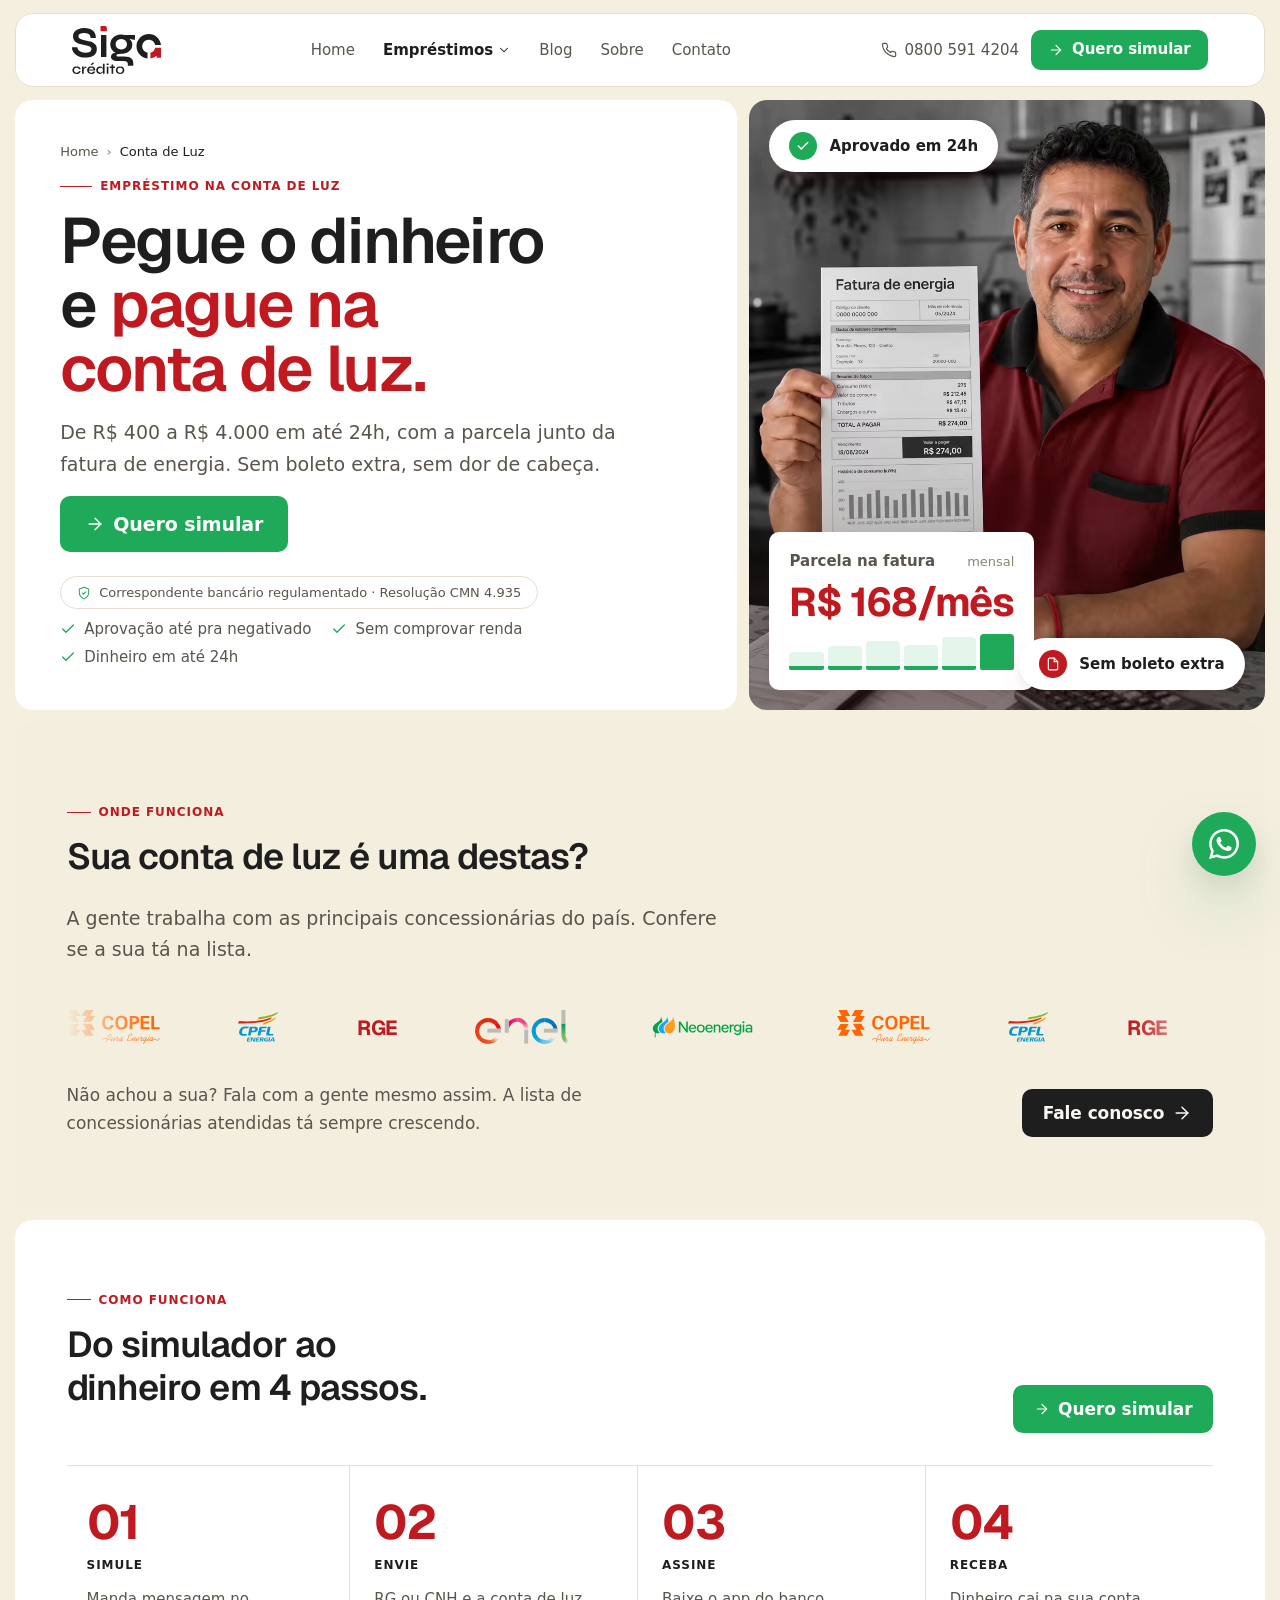
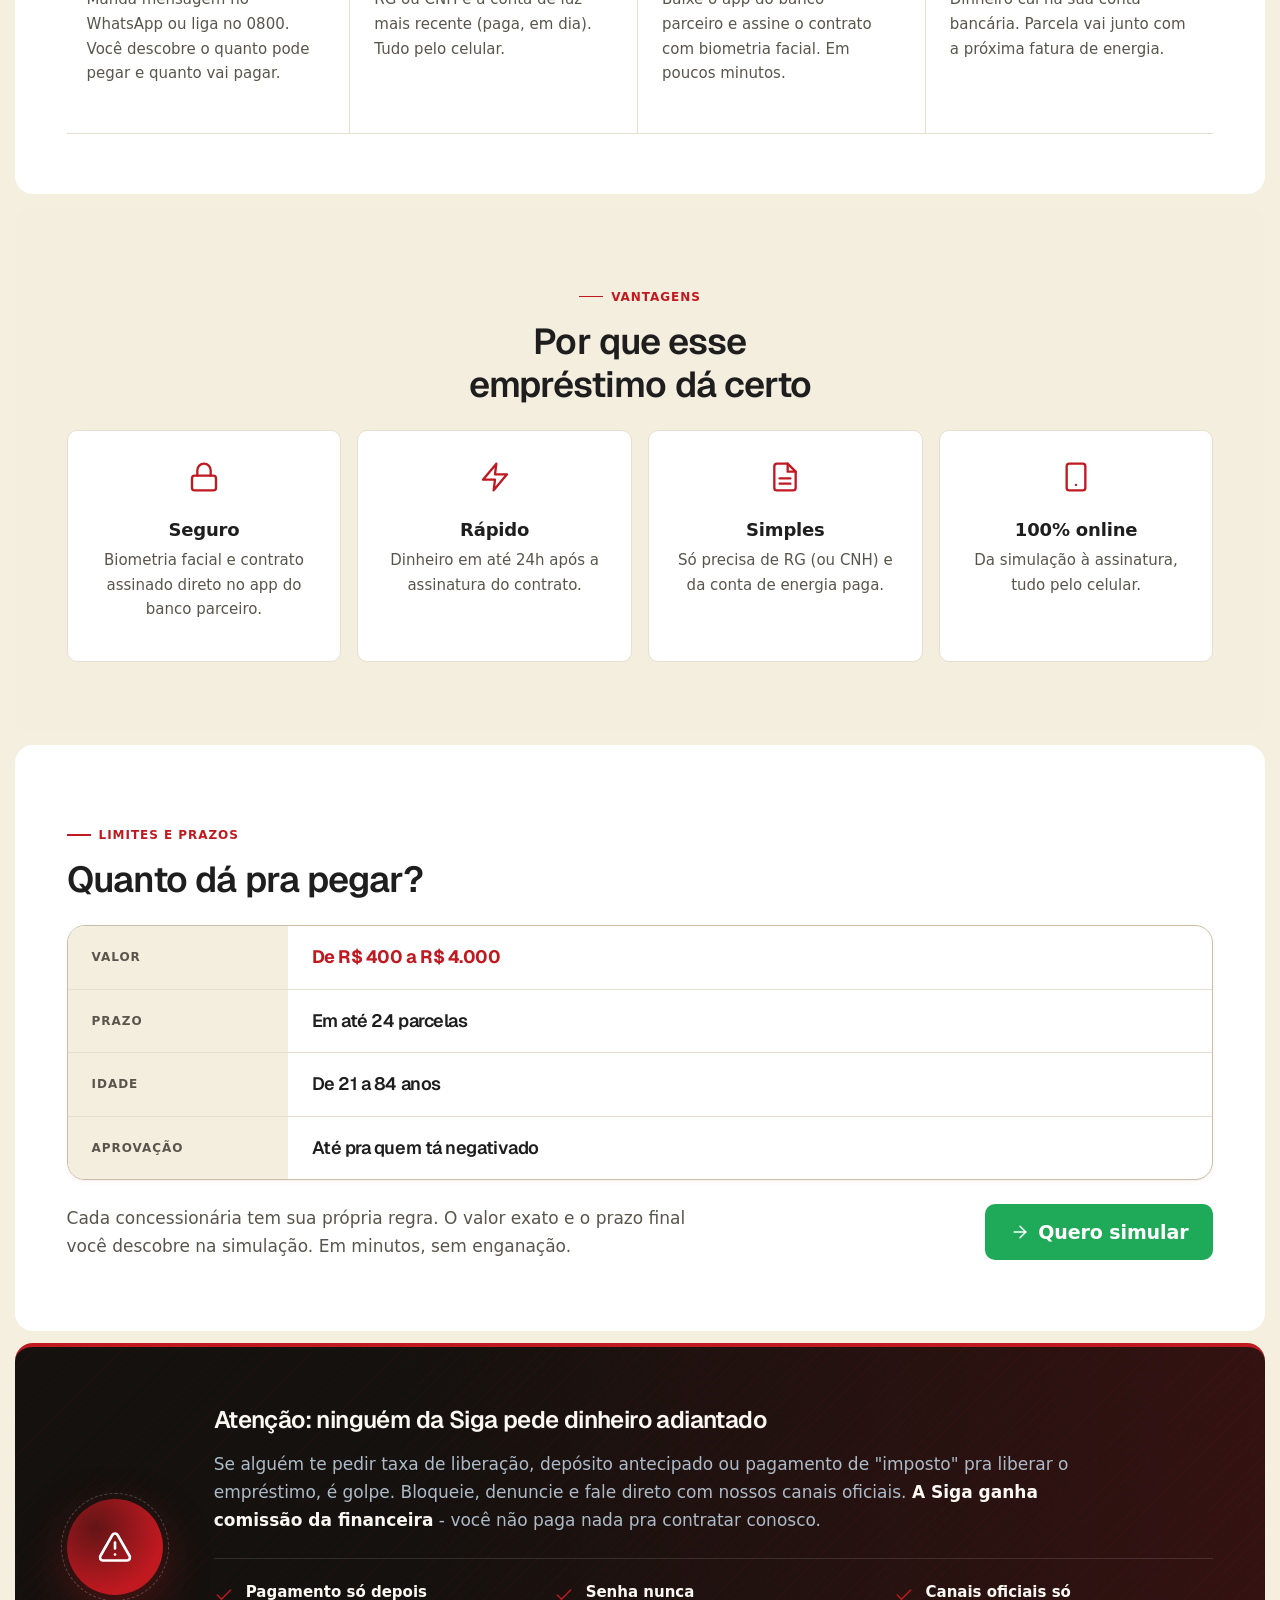
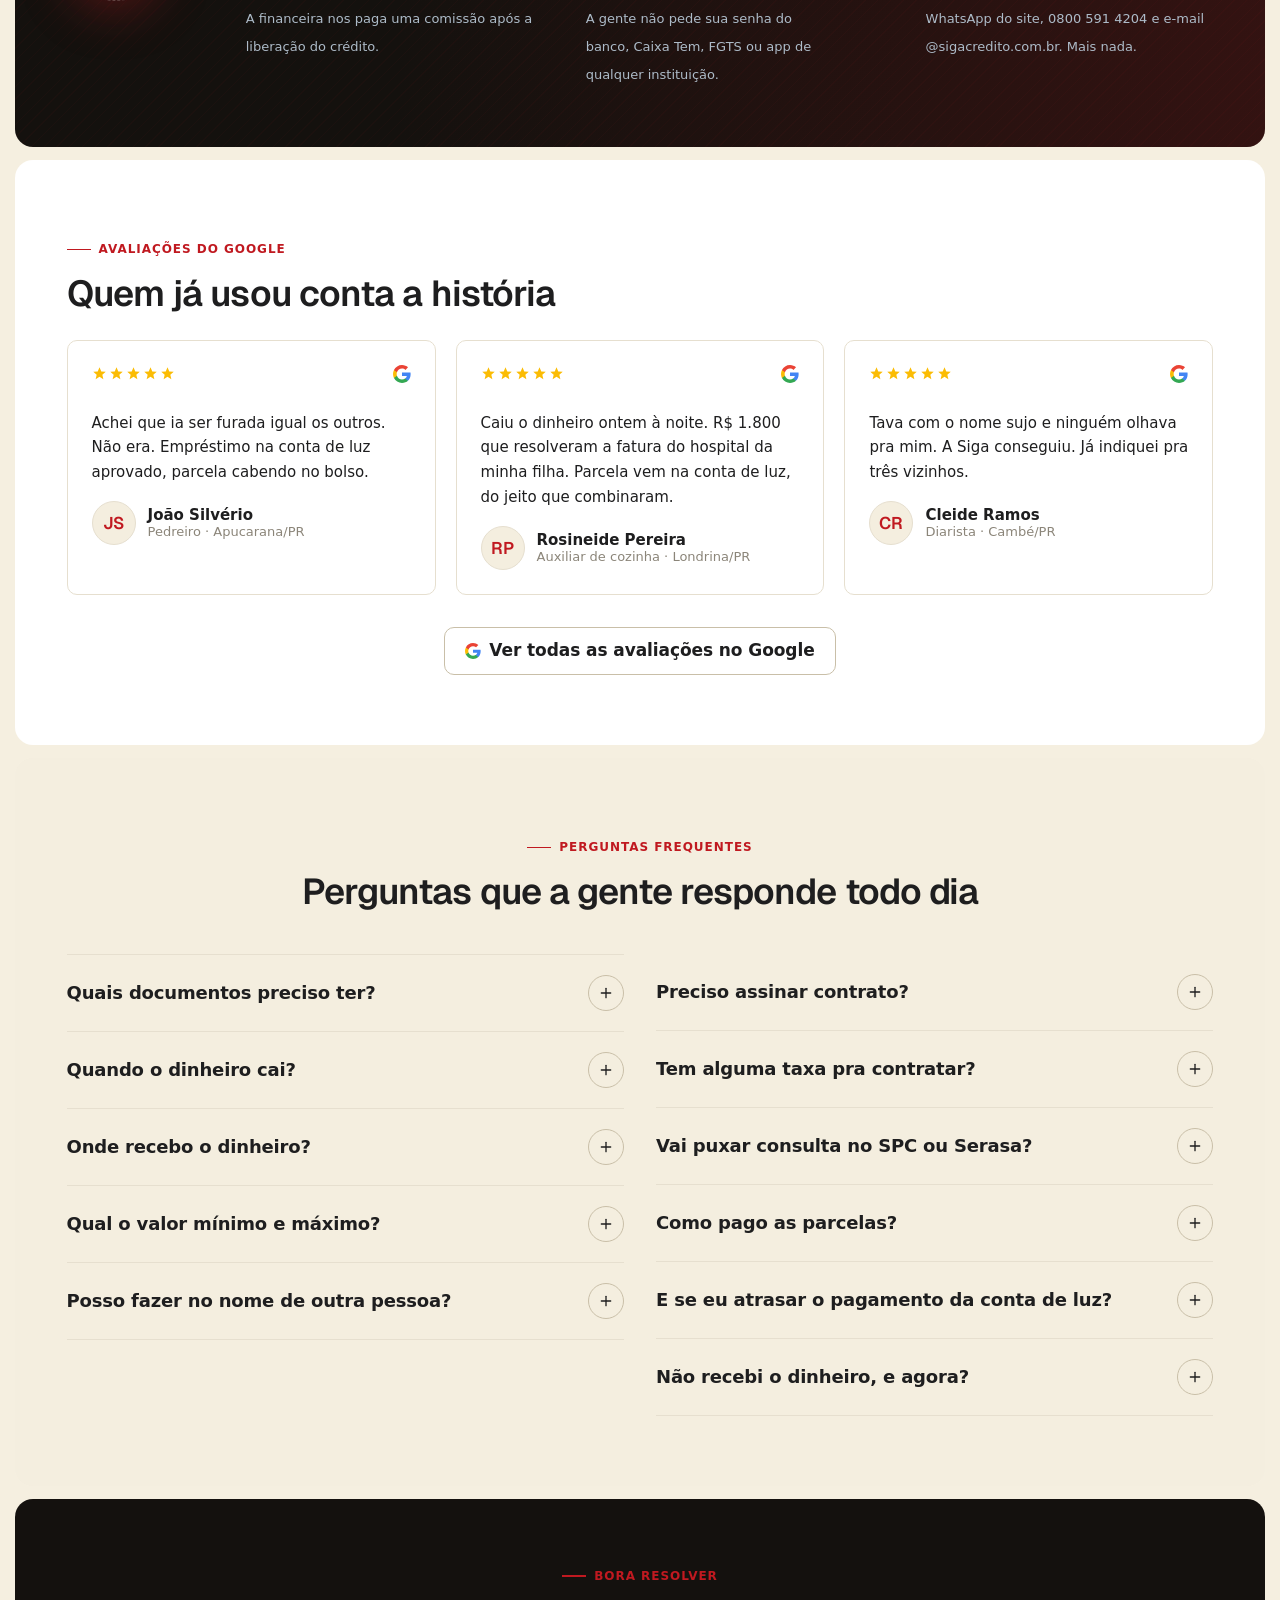
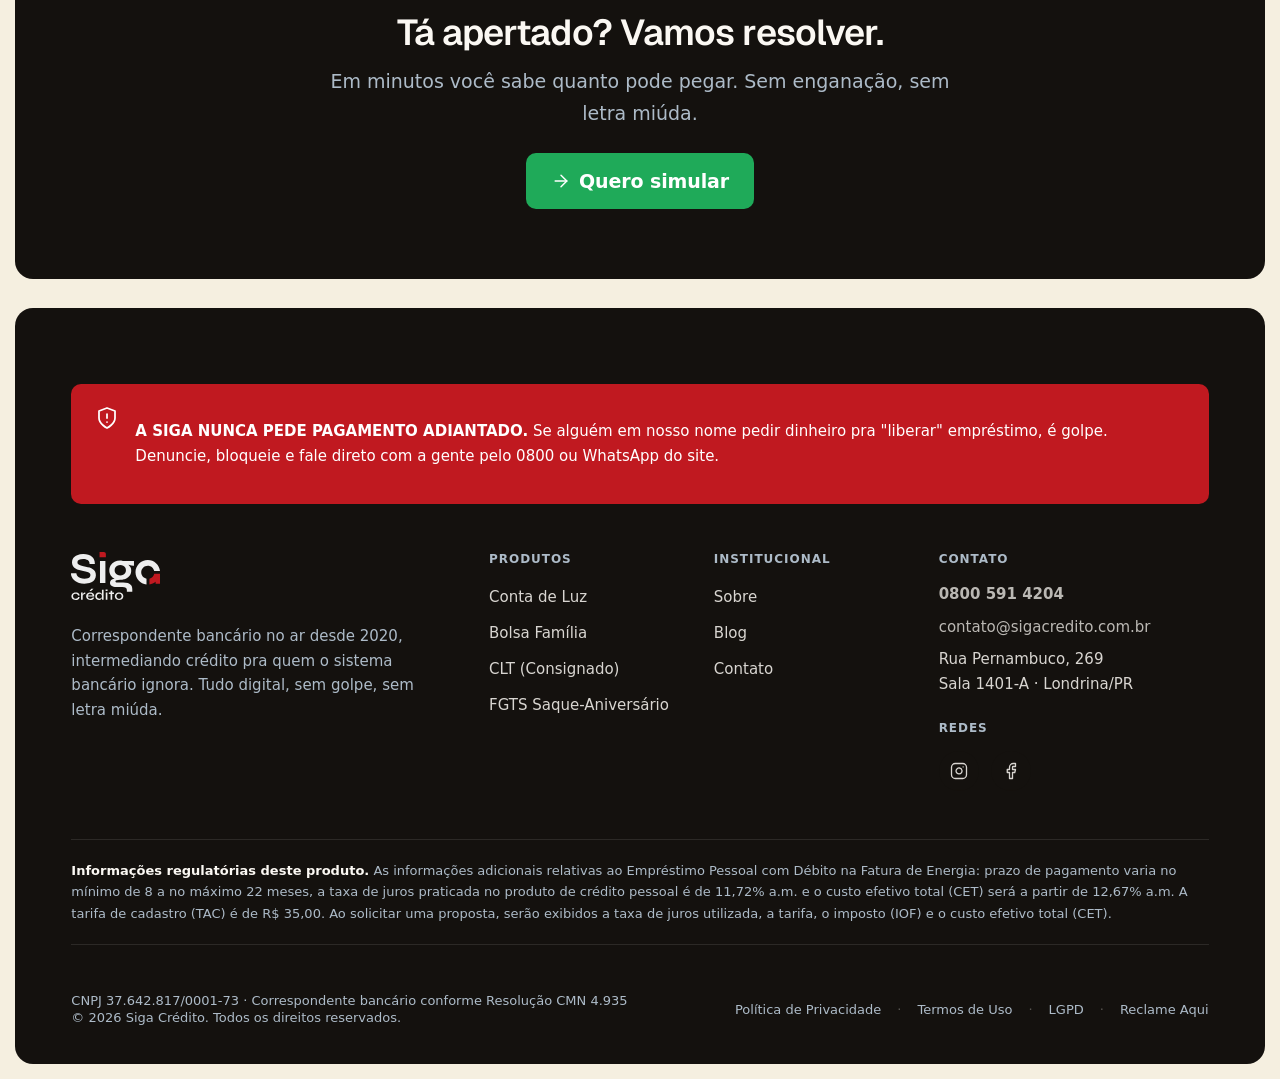
<file: conta-de-luz.html>
<!DOCTYPE html>
<html lang="pt-BR">
<head>
<meta charset="UTF-8">
<meta name="viewport" content="width=device-width, initial-scale=1.0">
<title>Empréstimo na conta de luz - De R$ 400 a R$ 4.000 em 24h | Siga Crédito</title>
<meta name="description" content="Empréstimo na conta de luz de R$ 400 a R$ 4.000, parcelas de 6 a 18 meses na fatura de energia. Aprovado até pra negativado. Dinheiro em até 24h. Simule no WhatsApp.">
<meta name="theme-color" content="#FBF8F3">
<link rel="canonical" href="https://sigacredito.com.br/conta-de-luz">

<meta property="og:title" content="Empréstimo na conta de luz - De R$ 400 a R$ 4.000 em 24h">
<meta property="og:description" content="Pague junto com a fatura de energia. Sem boleto extra, sem comprovar renda. Aprovado mesmo com nome no SPC.">
<meta property="og:type" content="website">
<meta property="og:url" content="https://sigacredito.com.br/conta-de-luz">
<meta property="og:locale" content="pt_BR">
<meta property="og:image" content="https://sigacredito.com.br/assets/og/conta-de-luz.jpg">
<meta property="og:image:width" content="1200">
<meta property="og:image:height" content="630">

<link rel="preconnect" href="https://fonts.googleapis.com">
<link rel="preconnect" href="https://fonts.gstatic.com" crossorigin>
<link rel="preconnect" href="https://api.fontshare.com" crossorigin>
<link href="https://fonts.googleapis.com/css2?family=Geist:wght@400;600;700&display=swap" rel="stylesheet">
<link href="https://api.fontshare.com/v2/css?f[]=general-sans@400,500,600&display=swap" rel="stylesheet">

<link rel="stylesheet" href="design_system/tokens.css">
<link rel="stylesheet" href="css/custom.css">

<script type="application/ld+json">
{
  "@context": "https://schema.org",
  "@type": "LoanOrCredit",
  "name": "Empréstimo na conta de luz",
  "provider": { "@type": "Organization", "name": "Siga Crédito" },
  "amount": { "@type": "MonetaryAmount", "minValue": 400, "maxValue": 4000, "currency": "BRL" },
  "loanTerm": { "@type": "QuantitativeValue", "minValue": 8, "maxValue": 22, "unitCode": "MON" },
  "areaServed": "BR"
}
</script>
</head>
<body data-loan-type="conta-de-luz">

<a class="skip-link" href="#main">Pular para o conteúdo</a>

<header class="site-header">
  <div class="container">
    <a href="index.html" class="site-logo" aria-label="Siga Crédito - página inicial">
      <img src="my_brand_assets/Logo/Stacked/Dark - on Light BG.svg" alt="Siga Crédito" width="89" height="48">
    </a>
    <nav class="main-nav" aria-label="Principal">
      <a class="nav-link" href="index.html" data-nav-key="home">Home</a>
      <div class="nav-dropdown" aria-expanded="false">
        <button class="nav-link nav-dropdown-trigger is-active" data-nav-key="produtos" aria-haspopup="true">
          Empréstimos
          <svg width="14" height="14" viewBox="0 0 24 24" fill="none" stroke="currentColor" stroke-width="1.75" stroke-linecap="round" stroke-linejoin="round" aria-hidden="true"><polyline points="6 9 12 15 18 9"/></svg>
        </button>
        <div class="nav-dropdown-menu" role="menu">
          <a class="dropdown-item" href="conta-de-luz.html" role="menuitem"><span class="dropdown-item-title">Conta de Luz</span><span class="dropdown-item-sub">De R$ 400 a R$ 4.000 · Dinheiro em 24h</span></a>
          <a class="dropdown-item" href="bolsa-familia.html" role="menuitem"><span class="dropdown-item-title">Bolsa Família</span><span class="dropdown-item-sub">Até R$ 750 · Sem desconto no benefício</span></a>
          <a class="dropdown-item" href="clt.html" role="menuitem"><span class="dropdown-item-title">CLT (Consignado)</span><span class="dropdown-item-sub">De R$ 1.000 a R$ 25.000 · Em 48x</span></a>
          <a class="dropdown-item" href="fgts.html" role="menuitem"><span class="dropdown-item-title">FGTS Saque-Aniversário</span><span class="dropdown-item-sub">Até R$ 29.000 · Dinheiro em 1h30</span></a>
        </div>
      </div>
      <a class="nav-link" href="blog/index.html" data-nav-key="blog">Blog</a>
      <a class="nav-link" href="sobre.html" data-nav-key="sobre">Sobre</a>
      <a class="nav-link" href="contato.html" data-nav-key="contato">Contato</a>
    </nav>
    <div class="header-actions">
      <a class="header-phone" href="tel:08005914204">
        <svg width="16" height="16" viewBox="0 0 24 24" fill="none" stroke="currentColor" stroke-width="1.75" stroke-linecap="round" stroke-linejoin="round" aria-hidden="true"><path d="M22 16.92v3a2 2 0 0 1-2.18 2 19.79 19.79 0 0 1-8.63-3.07 19.5 19.5 0 0 1-6-6 19.79 19.79 0 0 1-3.07-8.67A2 2 0 0 1 4.11 2h3a2 2 0 0 1 2 1.72 12.84 12.84 0 0 0 .7 2.81 2 2 0 0 1-.45 2.11L8.09 9.91a16 16 0 0 0 6 6l1.27-1.27a2 2 0 0 1 2.11-.45 12.84 12.84 0 0 0 2.81.7A2 2 0 0 1 22 16.92z"/></svg>
        0800 591 4204
      </a>
      <button type="button" class="btn btn-primary btn-sm" data-open-modal>
        <svg class="icon icon-sm" viewBox="0 0 24 24" fill="none" stroke="currentColor" stroke-width="1.75" stroke-linecap="round" stroke-linejoin="round" aria-hidden="true"><line x1="5" y1="12" x2="19" y2="12"/><polyline points="12 5 19 12 12 19"/></svg>
        Quero simular
      </button>
      <button class="menu-toggle" data-menu-toggle aria-label="Abrir menu" aria-expanded="false">
        <svg width="22" height="22" viewBox="0 0 24 24" fill="none" stroke="currentColor" stroke-width="1.75" stroke-linecap="round" stroke-linejoin="round" aria-hidden="true"><line x1="3" y1="6" x2="21" y2="6"/><line x1="3" y1="12" x2="21" y2="12"/><line x1="3" y1="18" x2="21" y2="18"/></svg>
      </button>
    </div>
  </div>
</header>

<div class="mobile-menu" data-mobile-menu aria-hidden="true" role="dialog" aria-label="Menu">
  <div class="mobile-menu-header">
    <a href="index.html" class="site-logo"><img src="my_brand_assets/Logo/Stacked/Dark - on Light BG.svg" alt="Siga Crédito" width="83" height="45"></a>
    <button class="menu-toggle" data-menu-close aria-label="Fechar menu">
      <svg width="22" height="22" viewBox="0 0 24 24" fill="none" stroke="currentColor" stroke-width="1.75" stroke-linecap="round" stroke-linejoin="round" aria-hidden="true"><line x1="18" y1="6" x2="6" y2="18"/><line x1="6" y1="6" x2="18" y2="18"/></svg>
    </button>
  </div>
  <nav aria-label="Menu mobile">
    <a href="index.html">Home</a>
    <details open>
      <summary>Empréstimos <svg width="18" height="18" viewBox="0 0 24 24" fill="none" stroke="currentColor" stroke-width="1.75" stroke-linecap="round" stroke-linejoin="round" aria-hidden="true"><polyline points="6 9 12 15 18 9"/></svg></summary>
      <div class="submenu">
        <a href="conta-de-luz.html">Conta de Luz<span>De R$ 400 a R$ 4.000</span></a>
        <a href="bolsa-familia.html">Bolsa Família<span>Até R$ 750</span></a>
        <a href="clt.html">CLT (Consignado)<span>De R$ 1.000 a R$ 25.000</span></a>
        <a href="fgts.html">FGTS Saque-Aniversário<span>Até R$ 29.000</span></a>
      </div>
    </details>
    <a href="blog/index.html">Blog</a>
    <a href="sobre.html">Sobre</a>
    <a href="contato.html">Contato</a>
  </nav>
  <div class="mobile-menu-cta">
    <button type="button" class="btn btn-primary btn-lg" data-open-modal>Quero simular</button>
    <a class="btn btn-ghost btn-lg" href="tel:08005914204">Ligar grátis · 0800 591 4204</a>
  </div>
</div>

<main id="main" class="page-stack">

  <!-- HERO ROW — 2 sibling blocks (Advisora 3-block layout) -->
  <div class="hero-row">

    <section class="hero-text-block">
      <nav class="breadcrumb" aria-label="Você está em">
        <a href="index.html">Home</a>
        <span class="sep">›</span>
        <span aria-current="page">Conta de Luz</span>
      </nav>
      <span class="hero-eyebrow">Empréstimo na conta de luz</span>
      <h1 class="hero-headline text-balance">Pegue o dinheiro e <em>pague na conta de luz.</em></h1>
      <p class="hero-lead">De R$ 400 a R$ 4.000 em até 24h, com a parcela junto da fatura de energia. Sem boleto extra, sem dor de cabeça.</p>
      <div class="hero-v3-actions">
        <button type="button" class="btn btn-primary btn-lg" data-open-modal>
          <svg class="icon" viewBox="0 0 24 24" fill="none" stroke="currentColor" stroke-width="1.75" stroke-linecap="round" stroke-linejoin="round" aria-hidden="true"><line x1="5" y1="12" x2="19" y2="12"/><polyline points="12 5 19 12 12 19"/></svg>
          Quero simular
        </button>
      </div>
      <div class="hero-v3-trustpill">
        <svg width="14" height="14" viewBox="0 0 24 24" fill="none" stroke="currentColor" stroke-width="1.75" stroke-linecap="round" stroke-linejoin="round" aria-hidden="true"><path d="M12 22s8-4 8-10V5l-8-3-8 3v7c0 6 8 10 8 10z"/><path d="M9 12l2 2 4-4"/></svg>
        Correspondente bancário regulamentado · Resolução CMN 4.935
      </div>
      <ul class="req-list">
        <li><svg width="20" height="20" viewBox="0 0 24 24" fill="none" stroke="currentColor" stroke-width="2" stroke-linecap="round" stroke-linejoin="round" aria-hidden="true"><polyline points="20 6 9 17 4 12"/></svg> Aprovação até pra negativado</li>
        <li><svg width="20" height="20" viewBox="0 0 24 24" fill="none" stroke="currentColor" stroke-width="2" stroke-linecap="round" stroke-linejoin="round" aria-hidden="true"><polyline points="20 6 9 17 4 12"/></svg> Sem comprovar renda</li>
        <li><svg width="20" height="20" viewBox="0 0 24 24" fill="none" stroke="currentColor" stroke-width="2" stroke-linecap="round" stroke-linejoin="round" aria-hidden="true"><polyline points="20 6 9 17 4 12"/></svg> Dinheiro em até 24h</li>
      </ul>
    </section>

    <section class="hero-photo-block">
      <picture>
        <source srcset="assets/images/hero-conta-de-luz-editorial-generic.avif" type="image/avif">
        <img class="hero-v3-card-img"
             src="assets/images/hero-conta-de-luz-editorial-generic.webp"
             alt="Cliente mostrando fatura de energia para simular empréstimo"
             width="1000" height="1250"
             loading="eager"
             fetchpriority="high">
      </picture>

      <div class="hero-v3-pill is-top">
        <span class="hero-v3-pill-icon is-green">
          <svg width="14" height="14" viewBox="0 0 24 24" fill="none" stroke="currentColor" stroke-width="2.5" stroke-linecap="round" stroke-linejoin="round" aria-hidden="true"><polyline points="20 6 9 17 4 12"/></svg>
        </span>
        Aprovado em 24h
      </div>

      <div class="hero-v3-data">
        <div class="hero-v3-data-head">
          <strong>Parcela na fatura</strong>
          <time>mensal</time>
        </div>
        <span class="hero-v3-data-value">R$ 168/mês</span>
        <div class="hero-v3-data-bars" aria-hidden="true">
          <span></span><span></span><span></span><span></span><span></span><span></span>
        </div>
      </div>

      <div class="hero-v3-pill is-bottom-right">
        <span class="hero-v3-pill-icon is-red">
          <svg width="14" height="14" viewBox="0 0 24 24" fill="none" stroke="currentColor" stroke-width="2" stroke-linecap="round" stroke-linejoin="round" aria-hidden="true"><path d="M14 2H6a2 2 0 0 0-2 2v16a2 2 0 0 0 2 2h12a2 2 0 0 0 2-2V8z"/><polyline points="14 2 14 8 20 8"/></svg>
        </span>
        Sem boleto extra
      </div>
    </section>

  </div>

  <!-- CONCESSIONÁRIAS -->
  <section class="block block-surface-2">
    <div class="container">
      <span class="section-eyebrow">Onde funciona</span>
      <h2 class="section-title text-balance">Sua conta de luz é uma destas?</h2>
      <p class="section-lead">A gente trabalha com as principais concessionárias do país. Confere se a sua tá na lista.</p>

      <div class="partners-marquee">
        <div class="partners-marquee-track">
          <span class="partners-marquee-item"><img src="assets/logos-parceiros/copel.svg" alt="Copel" loading="lazy"></span>
          <span class="partners-marquee-item"><img src="assets/logos-parceiros/cpfl.svg" alt="CPFL" loading="lazy"></span>
          <span class="partners-marquee-item is-text">RGE</span>
          <span class="partners-marquee-item"><img src="assets/logos-parceiros/enel.svg" alt="Enel" loading="lazy"></span>
          <span class="partners-marquee-item"><img src="assets/logos-parceiros/neoenergia.svg" alt="Neoenergia" loading="lazy"></span>
          <!-- duplicate for seamless loop -->
          <span class="partners-marquee-item" aria-hidden="true"><img src="assets/logos-parceiros/copel.svg" alt="" loading="lazy"></span>
          <span class="partners-marquee-item" aria-hidden="true"><img src="assets/logos-parceiros/cpfl.svg" alt="" loading="lazy"></span>
          <span class="partners-marquee-item is-text" aria-hidden="true">RGE</span>
          <span class="partners-marquee-item" aria-hidden="true"><img src="assets/logos-parceiros/enel.svg" alt="" loading="lazy"></span>
          <span class="partners-marquee-item" aria-hidden="true"><img src="assets/logos-parceiros/neoenergia.svg" alt="" loading="lazy"></span>
        </div>
      </div>

      <div class="cta-row" style="margin-top: var(--s-8);">
        <p class="cta-row-text">Não achou a sua? Fala com a gente mesmo assim. A lista de concessionárias atendidas tá sempre crescendo.</p>
        <div class="cta-row-actions">
          <a class="btn btn-secondary btn-md" href="contato.html">
            Fale conosco
            <svg class="icon" viewBox="0 0 24 24" fill="none" stroke="currentColor" stroke-width="1.75" stroke-linecap="round" stroke-linejoin="round" aria-hidden="true"><line x1="5" y1="12" x2="19" y2="12"/><polyline points="12 5 19 12 12 19"/></svg>
          </a>
        </div>
      </div>
    </div>
  </section>

  <!-- COMO FUNCIONA -->
  <section class="block block-surface block-sm">
    <div class="container">
      <div class="section-head-row">
        <div>
          <span class="section-eyebrow">Como funciona</span>
          <h2 class="section-title text-balance">Do simulador ao dinheiro em 4 passos.</h2>
        </div>
        <button type="button" class="btn btn-primary btn-md" data-open-modal>
          <svg class="icon icon-sm" viewBox="0 0 24 24" fill="none" stroke="currentColor" stroke-width="1.75" stroke-linecap="round" stroke-linejoin="round" aria-hidden="true"><line x1="5" y1="12" x2="19" y2="12"/><polyline points="12 5 19 12 12 19"/></svg>
          Quero simular
        </button>
      </div>

      <div class="process-strip" data-reveal-group>
        <div class="process-strip-step reveal"><span class="process-strip-num">01</span><h3 class="process-strip-title">Simule</h3><p class="process-strip-desc">Manda mensagem no WhatsApp ou liga no 0800. Você descobre o quanto pode pegar e quanto vai pagar.</p></div>
        <div class="process-strip-step reveal"><span class="process-strip-num">02</span><h3 class="process-strip-title">Envie</h3><p class="process-strip-desc">RG ou CNH e a conta de luz mais recente (paga, em dia). Tudo pelo celular.</p></div>
        <div class="process-strip-step reveal"><span class="process-strip-num">03</span><h3 class="process-strip-title">Assine</h3><p class="process-strip-desc">Baixe o app do banco parceiro e assine o contrato com biometria facial. Em poucos minutos.</p></div>
        <div class="process-strip-step reveal"><span class="process-strip-num">04</span><h3 class="process-strip-title">Receba</h3><p class="process-strip-desc">Dinheiro cai na sua conta bancária. Parcela vai junto com a próxima fatura de energia.</p></div>
      </div>
    </div>
  </section>

  <!-- VANTAGENS -->
  <section class="block block-surface-2">
    <div class="container" style="text-align: center;">
      <span class="section-eyebrow">Vantagens</span>
      <h2 class="section-title text-balance" style="margin-inline: auto;">Por que esse empréstimo dá certo</h2>

      <div class="product-selector" data-reveal-group>
        <article class="card reveal">
          <span class="product-card-icon"><svg width="32" height="32" viewBox="0 0 24 24" fill="none" stroke="currentColor" stroke-width="1.75" stroke-linecap="round" stroke-linejoin="round" aria-hidden="true"><rect x="3" y="11" width="18" height="11" rx="2"/><path d="M7 11V7a5 5 0 0 1 10 0v4"/></svg></span>
          <h3 style="font: 600 var(--fs-h5) var(--font-text); margin-top: var(--s-3);">Seguro</h3>
          <p style="color: var(--text-muted); font-size: var(--fs-small); margin-top: var(--s-2);">Biometria facial e contrato assinado direto no app do banco parceiro.</p>
        </article>
        <article class="card reveal">
          <span class="product-card-icon"><svg width="32" height="32" viewBox="0 0 24 24" fill="none" stroke="currentColor" stroke-width="1.75" stroke-linecap="round" stroke-linejoin="round" aria-hidden="true"><polyline points="13 2 3 14 12 14 11 22 21 10 12 10 13 2"/></svg></span>
          <h3 style="font: 600 var(--fs-h5) var(--font-text); margin-top: var(--s-3);">Rápido</h3>
          <p style="color: var(--text-muted); font-size: var(--fs-small); margin-top: var(--s-2);">Dinheiro em até 24h após a assinatura do contrato.</p>
        </article>
        <article class="card reveal">
          <span class="product-card-icon"><svg width="32" height="32" viewBox="0 0 24 24" fill="none" stroke="currentColor" stroke-width="1.75" stroke-linecap="round" stroke-linejoin="round" aria-hidden="true"><path d="M14 2H6a2 2 0 0 0-2 2v16a2 2 0 0 0 2 2h12a2 2 0 0 0 2-2V8z"/><polyline points="14 2 14 8 20 8"/><line x1="16" y1="13" x2="8" y2="13"/><line x1="16" y1="17" x2="8" y2="17"/></svg></span>
          <h3 style="font: 600 var(--fs-h5) var(--font-text); margin-top: var(--s-3);">Simples</h3>
          <p style="color: var(--text-muted); font-size: var(--fs-small); margin-top: var(--s-2);">Só precisa de RG (ou CNH) e da conta de energia paga.</p>
        </article>
        <article class="card reveal">
          <span class="product-card-icon"><svg width="32" height="32" viewBox="0 0 24 24" fill="none" stroke="currentColor" stroke-width="1.75" stroke-linecap="round" stroke-linejoin="round" aria-hidden="true"><rect x="5" y="2" width="14" height="20" rx="2" ry="2"/><line x1="12" y1="18" x2="12.01" y2="18"/></svg></span>
          <h3 style="font: 600 var(--fs-h5) var(--font-text); margin-top: var(--s-3);">100% online</h3>
          <p style="color: var(--text-muted); font-size: var(--fs-small); margin-top: var(--s-2);">Da simulação à assinatura, tudo pelo celular.</p>
        </article>
      </div>
    </div>
  </section>

  <!-- LIMITES -->
  <section class="block block-surface">
    <div class="container measure-wide">
      <span class="section-eyebrow">Limites e prazos</span>
      <h2 class="section-title text-balance">Quanto dá pra pegar?</h2>

      <table class="fact-table" style="margin-bottom: var(--s-6);">
        <tr><th>Valor</th><td><strong>De R$ 400 a R$ 4.000</strong></td></tr>
        <tr><th>Prazo</th><td>Em até 24 parcelas</td></tr>
        <tr><th>Idade</th><td>De 21 a 84 anos</td></tr>
        <tr><th>Aprovação</th><td>Até pra quem tá negativado</td></tr>
      </table>

      <div class="cta-row">
        <p class="cta-row-text">Cada concessionária tem sua própria regra. O valor exato e o prazo final você descobre na simulação. Em minutos, sem enganação.</p>
        <div class="cta-row-actions">
          <button type="button" class="btn btn-primary btn-lg" data-open-modal>
            <svg class="icon" viewBox="0 0 24 24" fill="none" stroke="currentColor" stroke-width="1.75" stroke-linecap="round" stroke-linejoin="round" aria-hidden="true"><line x1="5" y1="12" x2="19" y2="12"/><polyline points="12 5 19 12 12 19"/></svg>
            Quero simular
          </button>
        </div>
      </div>
    </div>
  </section>

  <!-- ANTI-FRAUD -->
  <section class="block block-ink block-sm is-fraud">
    <div class="container">
      <div class="anti-fraud">
        <span class="anti-fraud-icon">
          <svg width="36" height="36" viewBox="0 0 24 24" fill="none" stroke="currentColor" stroke-width="1.75" stroke-linecap="round" stroke-linejoin="round" aria-hidden="true"><path d="m21.73 18-8-14a2 2 0 0 0-3.48 0l-8 14A2 2 0 0 0 4 21h16a2 2 0 0 0 1.73-3Z"/><path d="M12 9v4"/><path d="M12 17h.01"/></svg>
        </span>
        <div>
          <h2 class="anti-fraud-title">Atenção: ninguém da Siga pede dinheiro adiantado</h2>
          <p class="anti-fraud-body">Se alguém te pedir taxa de liberação, depósito antecipado ou pagamento de "imposto" pra liberar o empréstimo, é golpe. Bloqueie, denuncie e fale direto com nossos canais oficiais. <strong>A Siga ganha comissão da financeira</strong> - você não paga nada pra contratar conosco.</p>
          <ul class="anti-fraud-pillars">
            <li>
              <svg width="20" height="20" viewBox="0 0 24 24" fill="none" stroke="currentColor" stroke-width="1.75" stroke-linecap="round" stroke-linejoin="round" aria-hidden="true"><polyline points="20 6 9 17 4 12"/></svg>
              <div>
                <span class="anti-fraud-pillar-title">Pagamento só depois</span>
                <span class="anti-fraud-pillar-desc">A financeira nos paga uma comissão após a liberação do crédito.</span>
              </div>
            </li>
            <li>
              <svg width="20" height="20" viewBox="0 0 24 24" fill="none" stroke="currentColor" stroke-width="1.75" stroke-linecap="round" stroke-linejoin="round" aria-hidden="true"><polyline points="20 6 9 17 4 12"/></svg>
              <div>
                <span class="anti-fraud-pillar-title">Senha nunca</span>
                <span class="anti-fraud-pillar-desc">A gente não pede sua senha do banco, Caixa Tem, FGTS ou app de qualquer instituição.</span>
              </div>
            </li>
            <li>
              <svg width="20" height="20" viewBox="0 0 24 24" fill="none" stroke="currentColor" stroke-width="1.75" stroke-linecap="round" stroke-linejoin="round" aria-hidden="true"><polyline points="20 6 9 17 4 12"/></svg>
              <div>
                <span class="anti-fraud-pillar-title">Canais oficiais só</span>
                <span class="anti-fraud-pillar-desc">WhatsApp do site, 0800 591 4204 e e-mail @sigacredito.com.br. Mais nada.</span>
              </div>
            </li>
          </ul>
        </div>
      </div>
    </div>
  </section>

  <!-- DEPOIMENTOS -->
  <section class="block block-surface">
    <div class="container">
      <span class="section-eyebrow">Avaliações do Google</span>
      <h2 class="section-title text-balance">Quem já usou conta a história</h2>

      <div class="testimonials" data-reveal-group>
        <article class="testimonial reveal">
          <div class="testimonial-head"><span class="testimonial-stars" role="img" aria-label="5 de 5 estrelas"><svg viewBox="0 0 24 24" fill="currentColor" aria-hidden="true"><path d="M12 17.27 18.18 21l-1.64-7.03L22 9.24l-7.19-.61L12 2 9.19 8.63 2 9.24l5.46 4.73L5.82 21z"/></svg><svg viewBox="0 0 24 24" fill="currentColor" aria-hidden="true"><path d="M12 17.27 18.18 21l-1.64-7.03L22 9.24l-7.19-.61L12 2 9.19 8.63 2 9.24l5.46 4.73L5.82 21z"/></svg><svg viewBox="0 0 24 24" fill="currentColor" aria-hidden="true"><path d="M12 17.27 18.18 21l-1.64-7.03L22 9.24l-7.19-.61L12 2 9.19 8.63 2 9.24l5.46 4.73L5.82 21z"/></svg><svg viewBox="0 0 24 24" fill="currentColor" aria-hidden="true"><path d="M12 17.27 18.18 21l-1.64-7.03L22 9.24l-7.19-.61L12 2 9.19 8.63 2 9.24l5.46 4.73L5.82 21z"/></svg><svg viewBox="0 0 24 24" fill="currentColor" aria-hidden="true"><path d="M12 17.27 18.18 21l-1.64-7.03L22 9.24l-7.19-.61L12 2 9.19 8.63 2 9.24l5.46 4.73L5.82 21z"/></svg></span><span class="testimonial-gmark"><svg viewBox="0 0 24 24" aria-hidden="true"><path fill="#4285F4" d="M23.49 12.27c0-.79-.07-1.54-.19-2.27H12v4.51h6.47c-.29 1.48-1.14 2.73-2.4 3.58v3h3.86c2.26-2.09 3.56-5.17 3.56-8.82z"/><path fill="#34A853" d="M12 24c3.24 0 5.95-1.08 7.93-2.91l-3.86-3c-1.08.72-2.45 1.16-4.07 1.16-3.13 0-5.78-2.11-6.73-4.96H1.29v3.09C3.26 21.3 7.31 24 12 24z"/><path fill="#FBBC05" d="M5.27 14.29c-.25-.72-.38-1.49-.38-2.29s.14-1.57.38-2.29V6.62H1.29C.47 8.24 0 10.06 0 12s.47 3.76 1.29 5.38l3.98-3.09z"/><path fill="#EA4335" d="M12 4.75c1.77 0 3.35.61 4.6 1.8l3.42-3.42C17.95 1.19 15.24 0 12 0 7.31 0 3.26 2.7 1.29 6.62l3.98 3.09C6.22 6.86 8.87 4.75 12 4.75z"/></svg></span></div><p class="testimonial-quote">Achei que ia ser furada igual os outros. Não era. Empréstimo na conta de luz aprovado, parcela cabendo no bolso.</p>
          <div class="testimonial-author">
            <span class="testimonial-avatar">JS</span>
            <span class="testimonial-meta"><span class="testimonial-name">João Silvério</span><span class="testimonial-context">Pedreiro · Apucarana/PR</span></span>
          </div>
        </article>
        <article class="testimonial reveal">
          <div class="testimonial-head"><span class="testimonial-stars" role="img" aria-label="5 de 5 estrelas"><svg viewBox="0 0 24 24" fill="currentColor" aria-hidden="true"><path d="M12 17.27 18.18 21l-1.64-7.03L22 9.24l-7.19-.61L12 2 9.19 8.63 2 9.24l5.46 4.73L5.82 21z"/></svg><svg viewBox="0 0 24 24" fill="currentColor" aria-hidden="true"><path d="M12 17.27 18.18 21l-1.64-7.03L22 9.24l-7.19-.61L12 2 9.19 8.63 2 9.24l5.46 4.73L5.82 21z"/></svg><svg viewBox="0 0 24 24" fill="currentColor" aria-hidden="true"><path d="M12 17.27 18.18 21l-1.64-7.03L22 9.24l-7.19-.61L12 2 9.19 8.63 2 9.24l5.46 4.73L5.82 21z"/></svg><svg viewBox="0 0 24 24" fill="currentColor" aria-hidden="true"><path d="M12 17.27 18.18 21l-1.64-7.03L22 9.24l-7.19-.61L12 2 9.19 8.63 2 9.24l5.46 4.73L5.82 21z"/></svg><svg viewBox="0 0 24 24" fill="currentColor" aria-hidden="true"><path d="M12 17.27 18.18 21l-1.64-7.03L22 9.24l-7.19-.61L12 2 9.19 8.63 2 9.24l5.46 4.73L5.82 21z"/></svg></span><span class="testimonial-gmark"><svg viewBox="0 0 24 24" aria-hidden="true"><path fill="#4285F4" d="M23.49 12.27c0-.79-.07-1.54-.19-2.27H12v4.51h6.47c-.29 1.48-1.14 2.73-2.4 3.58v3h3.86c2.26-2.09 3.56-5.17 3.56-8.82z"/><path fill="#34A853" d="M12 24c3.24 0 5.95-1.08 7.93-2.91l-3.86-3c-1.08.72-2.45 1.16-4.07 1.16-3.13 0-5.78-2.11-6.73-4.96H1.29v3.09C3.26 21.3 7.31 24 12 24z"/><path fill="#FBBC05" d="M5.27 14.29c-.25-.72-.38-1.49-.38-2.29s.14-1.57.38-2.29V6.62H1.29C.47 8.24 0 10.06 0 12s.47 3.76 1.29 5.38l3.98-3.09z"/><path fill="#EA4335" d="M12 4.75c1.77 0 3.35.61 4.6 1.8l3.42-3.42C17.95 1.19 15.24 0 12 0 7.31 0 3.26 2.7 1.29 6.62l3.98 3.09C6.22 6.86 8.87 4.75 12 4.75z"/></svg></span></div><p class="testimonial-quote">Caiu o dinheiro ontem à noite. R$ 1.800 que resolveram a fatura do hospital da minha filha. Parcela vem na conta de luz, do jeito que combinaram.</p>
          <div class="testimonial-author">
            <span class="testimonial-avatar">RP</span>
            <span class="testimonial-meta"><span class="testimonial-name">Rosineide Pereira</span><span class="testimonial-context">Auxiliar de cozinha · Londrina/PR</span></span>
          </div>
        </article>
        <article class="testimonial reveal">
          <div class="testimonial-head"><span class="testimonial-stars" role="img" aria-label="5 de 5 estrelas"><svg viewBox="0 0 24 24" fill="currentColor" aria-hidden="true"><path d="M12 17.27 18.18 21l-1.64-7.03L22 9.24l-7.19-.61L12 2 9.19 8.63 2 9.24l5.46 4.73L5.82 21z"/></svg><svg viewBox="0 0 24 24" fill="currentColor" aria-hidden="true"><path d="M12 17.27 18.18 21l-1.64-7.03L22 9.24l-7.19-.61L12 2 9.19 8.63 2 9.24l5.46 4.73L5.82 21z"/></svg><svg viewBox="0 0 24 24" fill="currentColor" aria-hidden="true"><path d="M12 17.27 18.18 21l-1.64-7.03L22 9.24l-7.19-.61L12 2 9.19 8.63 2 9.24l5.46 4.73L5.82 21z"/></svg><svg viewBox="0 0 24 24" fill="currentColor" aria-hidden="true"><path d="M12 17.27 18.18 21l-1.64-7.03L22 9.24l-7.19-.61L12 2 9.19 8.63 2 9.24l5.46 4.73L5.82 21z"/></svg><svg viewBox="0 0 24 24" fill="currentColor" aria-hidden="true"><path d="M12 17.27 18.18 21l-1.64-7.03L22 9.24l-7.19-.61L12 2 9.19 8.63 2 9.24l5.46 4.73L5.82 21z"/></svg></span><span class="testimonial-gmark"><svg viewBox="0 0 24 24" aria-hidden="true"><path fill="#4285F4" d="M23.49 12.27c0-.79-.07-1.54-.19-2.27H12v4.51h6.47c-.29 1.48-1.14 2.73-2.4 3.58v3h3.86c2.26-2.09 3.56-5.17 3.56-8.82z"/><path fill="#34A853" d="M12 24c3.24 0 5.95-1.08 7.93-2.91l-3.86-3c-1.08.72-2.45 1.16-4.07 1.16-3.13 0-5.78-2.11-6.73-4.96H1.29v3.09C3.26 21.3 7.31 24 12 24z"/><path fill="#FBBC05" d="M5.27 14.29c-.25-.72-.38-1.49-.38-2.29s.14-1.57.38-2.29V6.62H1.29C.47 8.24 0 10.06 0 12s.47 3.76 1.29 5.38l3.98-3.09z"/><path fill="#EA4335" d="M12 4.75c1.77 0 3.35.61 4.6 1.8l3.42-3.42C17.95 1.19 15.24 0 12 0 7.31 0 3.26 2.7 1.29 6.62l3.98 3.09C6.22 6.86 8.87 4.75 12 4.75z"/></svg></span></div><p class="testimonial-quote">Tava com o nome sujo e ninguém olhava pra mim. A Siga conseguiu. Já indiquei pra três vizinhos.</p>
          <div class="testimonial-author">
            <span class="testimonial-avatar">CR</span>
            <span class="testimonial-meta"><span class="testimonial-name">Cleide Ramos</span><span class="testimonial-context">Diarista · Cambé/PR</span></span>
          </div>
        </article>
      </div>
      <div class="google-reviews-cta">
        <a class="btn btn-ghost btn-md" href="https://maps.app.goo.gl/1tQ4FnuBs9cgMaBq7" rel="noopener noreferrer" target="_blank"><span class="testimonial-gmark"><svg viewBox="0 0 24 24" aria-hidden="true"><path fill="#4285F4" d="M23.49 12.27c0-.79-.07-1.54-.19-2.27H12v4.51h6.47c-.29 1.48-1.14 2.73-2.4 3.58v3h3.86c2.26-2.09 3.56-5.17 3.56-8.82z"/><path fill="#34A853" d="M12 24c3.24 0 5.95-1.08 7.93-2.91l-3.86-3c-1.08.72-2.45 1.16-4.07 1.16-3.13 0-5.78-2.11-6.73-4.96H1.29v3.09C3.26 21.3 7.31 24 12 24z"/><path fill="#FBBC05" d="M5.27 14.29c-.25-.72-.38-1.49-.38-2.29s.14-1.57.38-2.29V6.62H1.29C.47 8.24 0 10.06 0 12s.47 3.76 1.29 5.38l3.98-3.09z"/><path fill="#EA4335" d="M12 4.75c1.77 0 3.35.61 4.6 1.8l3.42-3.42C17.95 1.19 15.24 0 12 0 7.31 0 3.26 2.7 1.29 6.62l3.98 3.09C6.22 6.86 8.87 4.75 12 4.75z"/></svg></span> Ver todas as avaliações no Google</a>
      </div>
    </div>
  </section>

  <!-- FAQ -->
  <section class="block block-surface-2">
    <div class="container">
      <div class="faq-head">
        <span class="section-eyebrow">Perguntas frequentes</span>
        <h2 class="section-title text-balance">Perguntas que a gente responde todo dia</h2>
      </div>

      <div class="faq faq-2col">
        <div class="faq-item">
          <button class="faq-trigger" aria-expanded="false">Quais documentos preciso ter?<span class="faq-icon"><svg width="16" height="16" viewBox="0 0 24 24" fill="none" stroke="currentColor" stroke-width="2" stroke-linecap="round" stroke-linejoin="round" aria-hidden="true"><line x1="12" y1="5" x2="12" y2="19"/><line x1="5" y1="12" x2="19" y2="12"/></svg></span></button>
          <div class="faq-content"><div class="faq-content-inner">RG ou CNH + conta de energia atualizada. Só isso.</div></div>
        </div>
        <div class="faq-item">
          <button class="faq-trigger" aria-expanded="false">Quando o dinheiro cai?<span class="faq-icon"><svg width="16" height="16" viewBox="0 0 24 24" fill="none" stroke="currentColor" stroke-width="2" stroke-linecap="round" stroke-linejoin="round" aria-hidden="true"><line x1="12" y1="5" x2="12" y2="19"/><line x1="5" y1="12" x2="19" y2="12"/></svg></span></button>
          <div class="faq-content"><div class="faq-content-inner">Após assinar o contrato no app, em até 24h o valor está na sua conta.</div></div>
        </div>
        <div class="faq-item">
          <button class="faq-trigger" aria-expanded="false">Onde recebo o dinheiro?<span class="faq-icon"><svg width="16" height="16" viewBox="0 0 24 24" fill="none" stroke="currentColor" stroke-width="2" stroke-linecap="round" stroke-linejoin="round" aria-hidden="true"><line x1="12" y1="5" x2="12" y2="19"/><line x1="5" y1="12" x2="19" y2="12"/></svg></span></button>
          <div class="faq-content"><div class="faq-content-inner">Na conta bancária do titular da conta de energia. Não fazemos depósito em conta de terceiros.</div></div>
        </div>
        <div class="faq-item">
          <button class="faq-trigger" aria-expanded="false">Qual o valor mínimo e máximo?<span class="faq-icon"><svg width="16" height="16" viewBox="0 0 24 24" fill="none" stroke="currentColor" stroke-width="2" stroke-linecap="round" stroke-linejoin="round" aria-hidden="true"><line x1="12" y1="5" x2="12" y2="19"/><line x1="5" y1="12" x2="19" y2="12"/></svg></span></button>
          <div class="faq-content"><div class="faq-content-inner">De R$ 400 a R$ 4.000. O valor exato depende da regra da sua concessionária.</div></div>
        </div>
        <div class="faq-item">
          <button class="faq-trigger" aria-expanded="false">Posso fazer no nome de outra pessoa?<span class="faq-icon"><svg width="16" height="16" viewBox="0 0 24 24" fill="none" stroke="currentColor" stroke-width="2" stroke-linecap="round" stroke-linejoin="round" aria-hidden="true"><line x1="12" y1="5" x2="12" y2="19"/><line x1="5" y1="12" x2="19" y2="12"/></svg></span></button>
          <div class="faq-content"><div class="faq-content-inner">Não. Só o titular da conta de energia pode contratar.</div></div>
        </div>
        <div class="faq-item">
          <button class="faq-trigger" aria-expanded="false">Preciso assinar contrato?<span class="faq-icon"><svg width="16" height="16" viewBox="0 0 24 24" fill="none" stroke="currentColor" stroke-width="2" stroke-linecap="round" stroke-linejoin="round" aria-hidden="true"><line x1="12" y1="5" x2="12" y2="19"/><line x1="5" y1="12" x2="19" y2="12"/></svg></span></button>
          <div class="faq-content"><div class="faq-content-inner">Sim. Você assina direto no app do banco parceiro, com biometria facial.</div></div>
        </div>
        <div class="faq-item">
          <button class="faq-trigger" aria-expanded="false">Tem alguma taxa pra contratar?<span class="faq-icon"><svg width="16" height="16" viewBox="0 0 24 24" fill="none" stroke="currentColor" stroke-width="2" stroke-linecap="round" stroke-linejoin="round" aria-hidden="true"><line x1="12" y1="5" x2="12" y2="19"/><line x1="5" y1="12" x2="19" y2="12"/></svg></span></button>
          <div class="faq-content"><div class="faq-content-inner">Não. A Siga não cobra nada pra fazer a simulação ou o contrato. Nossa receita vem da comissão paga pela financeira.</div></div>
        </div>
        <div class="faq-item">
          <button class="faq-trigger" aria-expanded="false">Vai puxar consulta no SPC ou Serasa?<span class="faq-icon"><svg width="16" height="16" viewBox="0 0 24 24" fill="none" stroke="currentColor" stroke-width="2" stroke-linecap="round" stroke-linejoin="round" aria-hidden="true"><line x1="12" y1="5" x2="12" y2="19"/><line x1="5" y1="12" x2="19" y2="12"/></svg></span></button>
          <div class="faq-content"><div class="faq-content-inner">Sim, faz parte da análise. Mas mesmo quem tá negativado consegue contratar - o desconto na conta de luz é a garantia que torna isso possível.</div></div>
        </div>
        <div class="faq-item">
          <button class="faq-trigger" aria-expanded="false">Como pago as parcelas?<span class="faq-icon"><svg width="16" height="16" viewBox="0 0 24 24" fill="none" stroke="currentColor" stroke-width="2" stroke-linecap="round" stroke-linejoin="round" aria-hidden="true"><line x1="12" y1="5" x2="12" y2="19"/><line x1="5" y1="12" x2="19" y2="12"/></svg></span></button>
          <div class="faq-content"><div class="faq-content-inner">A parcela do empréstimo vem somada na sua fatura de luz, todo mês. Sem boleto extra.</div></div>
        </div>
        <div class="faq-item">
          <button class="faq-trigger" aria-expanded="false">E se eu atrasar o pagamento da conta de luz?<span class="faq-icon"><svg width="16" height="16" viewBox="0 0 24 24" fill="none" stroke="currentColor" stroke-width="2" stroke-linecap="round" stroke-linejoin="round" aria-hidden="true"><line x1="12" y1="5" x2="12" y2="19"/><line x1="5" y1="12" x2="19" y2="12"/></svg></span></button>
          <div class="faq-content"><div class="faq-content-inner">A conta vai pra negativação e a luz pode ser cortada - igual qualquer outra conta de luz atrasada. Por isso, só contrate se tiver certeza que cabe no orçamento.</div></div>
        </div>
        <div class="faq-item">
          <button class="faq-trigger" aria-expanded="false">Não recebi o dinheiro, e agora?<span class="faq-icon"><svg width="16" height="16" viewBox="0 0 24 24" fill="none" stroke="currentColor" stroke-width="2" stroke-linecap="round" stroke-linejoin="round" aria-hidden="true"><line x1="12" y1="5" x2="12" y2="19"/><line x1="5" y1="12" x2="19" y2="12"/></svg></span></button>
          <div class="faq-content"><div class="faq-content-inner">Fala com a gente no WhatsApp ou 0800. A gente confere os dados e ajuda a resolver.</div></div>
        </div>
      </div>
    </div>
  </section>

  <!-- CTA FINAL -->
  <section class="block block-ink">
    <div class="container">
      <div class="cta-center">
        <span class="section-eyebrow" style="color: var(--brand-red);">Bora resolver</span>
        <h2 class="section-title text-balance" style="color: var(--text-on-dark); margin-bottom: 0;">Tá apertado? Vamos resolver.</h2>
        <p class="section-lead" style="color: var(--brand-stone); margin-bottom: 0;">Em minutos você sabe quanto pode pegar. Sem enganação, sem letra miúda.</p>
        <div class="cta-row-actions">
          <button type="button" class="btn btn-primary btn-lg" data-open-modal>
            <svg class="icon" viewBox="0 0 24 24" fill="none" stroke="currentColor" stroke-width="1.75" stroke-linecap="round" stroke-linejoin="round" aria-hidden="true"><line x1="5" y1="12" x2="19" y2="12"/><polyline points="12 5 19 12 12 19"/></svg>
            Quero simular
          </button>
        </div>
      </div>
    </div>
  </section>

</main>

<footer class="site-footer">
  <div class="container">
    <div class="footer-anti-fraud">
      <svg width="24" height="24" viewBox="0 0 24 24" fill="none" stroke="currentColor" stroke-width="1.75" stroke-linecap="round" stroke-linejoin="round" aria-hidden="true"><path d="M12 22s8-4 8-10V5l-8-3-8 3v7c0 6 8 10 8 10z"/><line x1="12" y1="8" x2="12" y2="12"/><line x1="12" y1="16" x2="12.01" y2="16"/></svg>
      <p><strong>A SIGA NUNCA PEDE PAGAMENTO ADIANTADO.</strong> Se alguém em nosso nome pedir dinheiro pra "liberar" empréstimo, é golpe. Denuncie, bloqueie e fale direto com a gente pelo 0800 ou WhatsApp do site.</p>
    </div>
    <div class="footer-grid">
      <div class="footer-brand">
        <a href="index.html" class="site-logo"><img src="my_brand_assets/Logo/Stacked/Light - on Dark BG.svg" alt="Siga Crédito" width="118" height="64"></a>
        <p>Correspondente bancário no ar desde 2020, intermediando crédito pra quem o sistema bancário ignora. Tudo digital, sem golpe, sem letra miúda.</p>
      </div>
      <div class="footer-col">
        <h4>Produtos</h4>
        <ul>
          <li><a href="conta-de-luz.html">Conta de Luz</a></li>
          <li><a href="bolsa-familia.html">Bolsa Família</a></li>
          <li><a href="clt.html">CLT (Consignado)</a></li>
          <li><a href="fgts.html">FGTS Saque-Aniversário</a></li>
        </ul>
      </div>
      <div class="footer-col">
        <h4>Institucional</h4>
        <ul>
          <li><a href="sobre.html">Sobre</a></li>
          <li><a href="blog/index.html">Blog</a></li>
          <li><a href="contato.html">Contato</a></li>
        </ul>
      </div>
      <div class="footer-col footer-contact">
        <h4>Contato</h4>
        <ul>
          <li><a href="tel:08005914204"><strong>0800 591 4204</strong></a></li>
          <li><a href="mailto:contato@sigacredito.com.br">contato@sigacredito.com.br</a></li>
          <li>Rua Pernambuco, 269<br>Sala 1401-A · Londrina/PR</li>
        </ul>
        <h4 style="margin-top: var(--s-6);">Redes</h4>
        <div class="socials">
          <a href="https://www.instagram.com/sigacredito" class="social-icon" aria-label="Instagram" rel="noopener noreferrer" target="_blank"><svg width="18" height="18" viewBox="0 0 24 24" fill="none" stroke="currentColor" stroke-width="1.75" stroke-linecap="round" stroke-linejoin="round" aria-hidden="true"><rect x="2" y="2" width="20" height="20" rx="5" ry="5"/><path d="M16 11.37A4 4 0 1 1 12.63 8 4 4 0 0 1 16 11.37z"/><line x1="17.5" y1="6.5" x2="17.51" y2="6.5"/></svg></a>
          <a href="https://www.facebook.com/sigacredito" class="social-icon" aria-label="Facebook" rel="noopener noreferrer" target="_blank"><svg width="18" height="18" viewBox="0 0 24 24" fill="none" stroke="currentColor" stroke-width="1.75" stroke-linecap="round" stroke-linejoin="round" aria-hidden="true"><path d="M18 2h-3a5 5 0 0 0-5 5v3H7v4h3v8h4v-8h3l1-4h-4V7a1 1 0 0 1 1-1h3z"/></svg></a>
        </div>
      </div>
    </div>
    <div class="footer-reg"><strong style="color: var(--text-on-dark);">Informações regulatórias deste produto.</strong> As informações adicionais relativas ao Empréstimo Pessoal com Débito na Fatura de Energia: prazo de pagamento varia no mínimo de 8 a no máximo 22 meses, a taxa de juros praticada no produto de crédito pessoal é de 11,72% a.m. e o custo efetivo total (CET) será a partir de 12,67% a.m. A tarifa de cadastro (TAC) é de R$ 35,00. Ao solicitar uma proposta, serão exibidos a taxa de juros utilizada, a tarifa, o imposto (IOF) e o custo efetivo total (CET).</div>
    <div class="footer-bottom">
      <div class="footer-bottom-meta">
        <p>CNPJ 37.642.817/0001-73 · Correspondente bancário conforme Resolução CMN 4.935</p>
        <p>© <span data-year>2026</span> Siga Crédito. Todos os direitos reservados.</p>
      </div>
      <div class="footer-legal">
        <a href="privacidade.html">Política de Privacidade</a><span class="sep">·</span>
        <a href="termos.html">Termos de Uso</a><span class="sep">·</span>
        <a href="lgpd.html">LGPD</a><span class="sep">·</span>
        <a href="https://www.reclameaqui.com.br/empresa/siga-credito/" rel="noopener noreferrer" target="_blank">Reclame Aqui</a>
      </div>
    </div>
  </div>
</footer>

<a class="fab" href="https://wa.me/5543988014727" rel="noopener" target="_blank" aria-label="Falar pelo WhatsApp">
  <svg width="30" height="30" viewBox="0 0 24 24" fill="currentColor" aria-hidden="true"><path d="M17.472 14.382c-.297-.149-1.758-.867-2.03-.967-.273-.099-.471-.148-.67.15-.197.297-.767.966-.94 1.164-.173.199-.347.223-.644.075-.297-.15-1.255-.463-2.39-1.475-.883-.788-1.48-1.761-1.653-2.059-.173-.297-.018-.458.13-.606.134-.133.298-.347.446-.52.149-.174.198-.298.298-.497.099-.198.05-.371-.025-.52-.075-.149-.669-1.612-.916-2.207-.242-.579-.487-.5-.669-.51l-.57-.01c-.198 0-.52.074-.792.372-.272.297-1.04 1.016-1.04 2.479 0 1.462 1.065 2.875 1.213 3.074.149.198 2.096 3.2 5.077 4.487.71.306 1.263.489 1.694.625.712.227 1.36.195 1.872.118.571-.085 1.758-.719 2.006-1.413.247-.694.247-1.289.173-1.413-.074-.124-.272-.198-.57-.347M12.05 21.785h-.004a9.87 9.87 0 0 1-5.031-1.378l-.361-.214-3.741.982.998-3.648-.235-.374a9.86 9.86 0 0 1-1.51-5.26c.002-5.45 4.436-9.884 9.888-9.884 2.64 0 5.122 1.03 6.988 2.898a9.825 9.825 0 0 1 2.893 6.994c-.003 5.45-4.437 9.884-9.885 9.884m8.413-18.297A11.815 11.815 0 0 0 12.05 0C5.495 0 .16 5.335.157 11.892c0 2.096.547 4.142 1.588 5.945L.057 24l6.305-1.654a11.882 11.882 0 0 0 5.683 1.448h.005c6.554 0 11.89-5.335 11.893-11.893a11.821 11.821 0 0 0-3.48-8.413"/></svg>
</a>

<script src="js/main.js?v=6" defer></script>
</body>
</html>
</file>
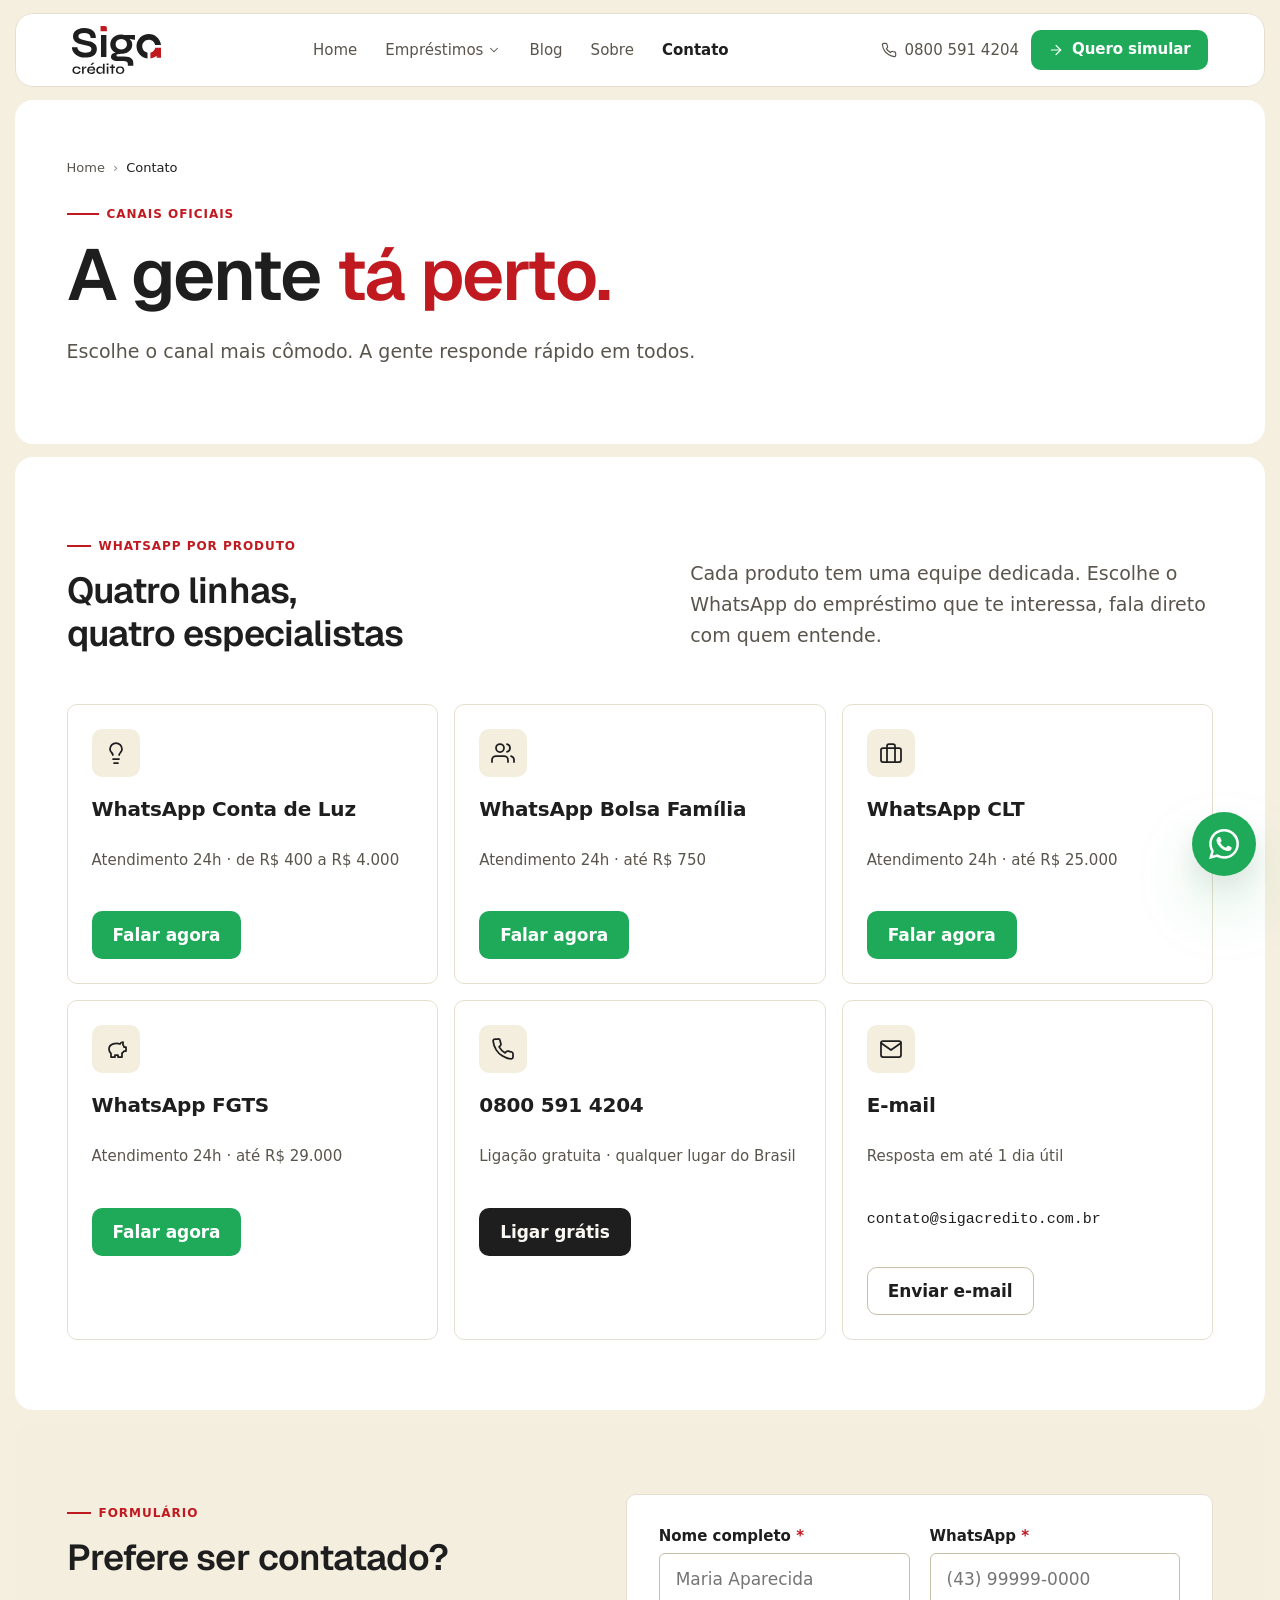
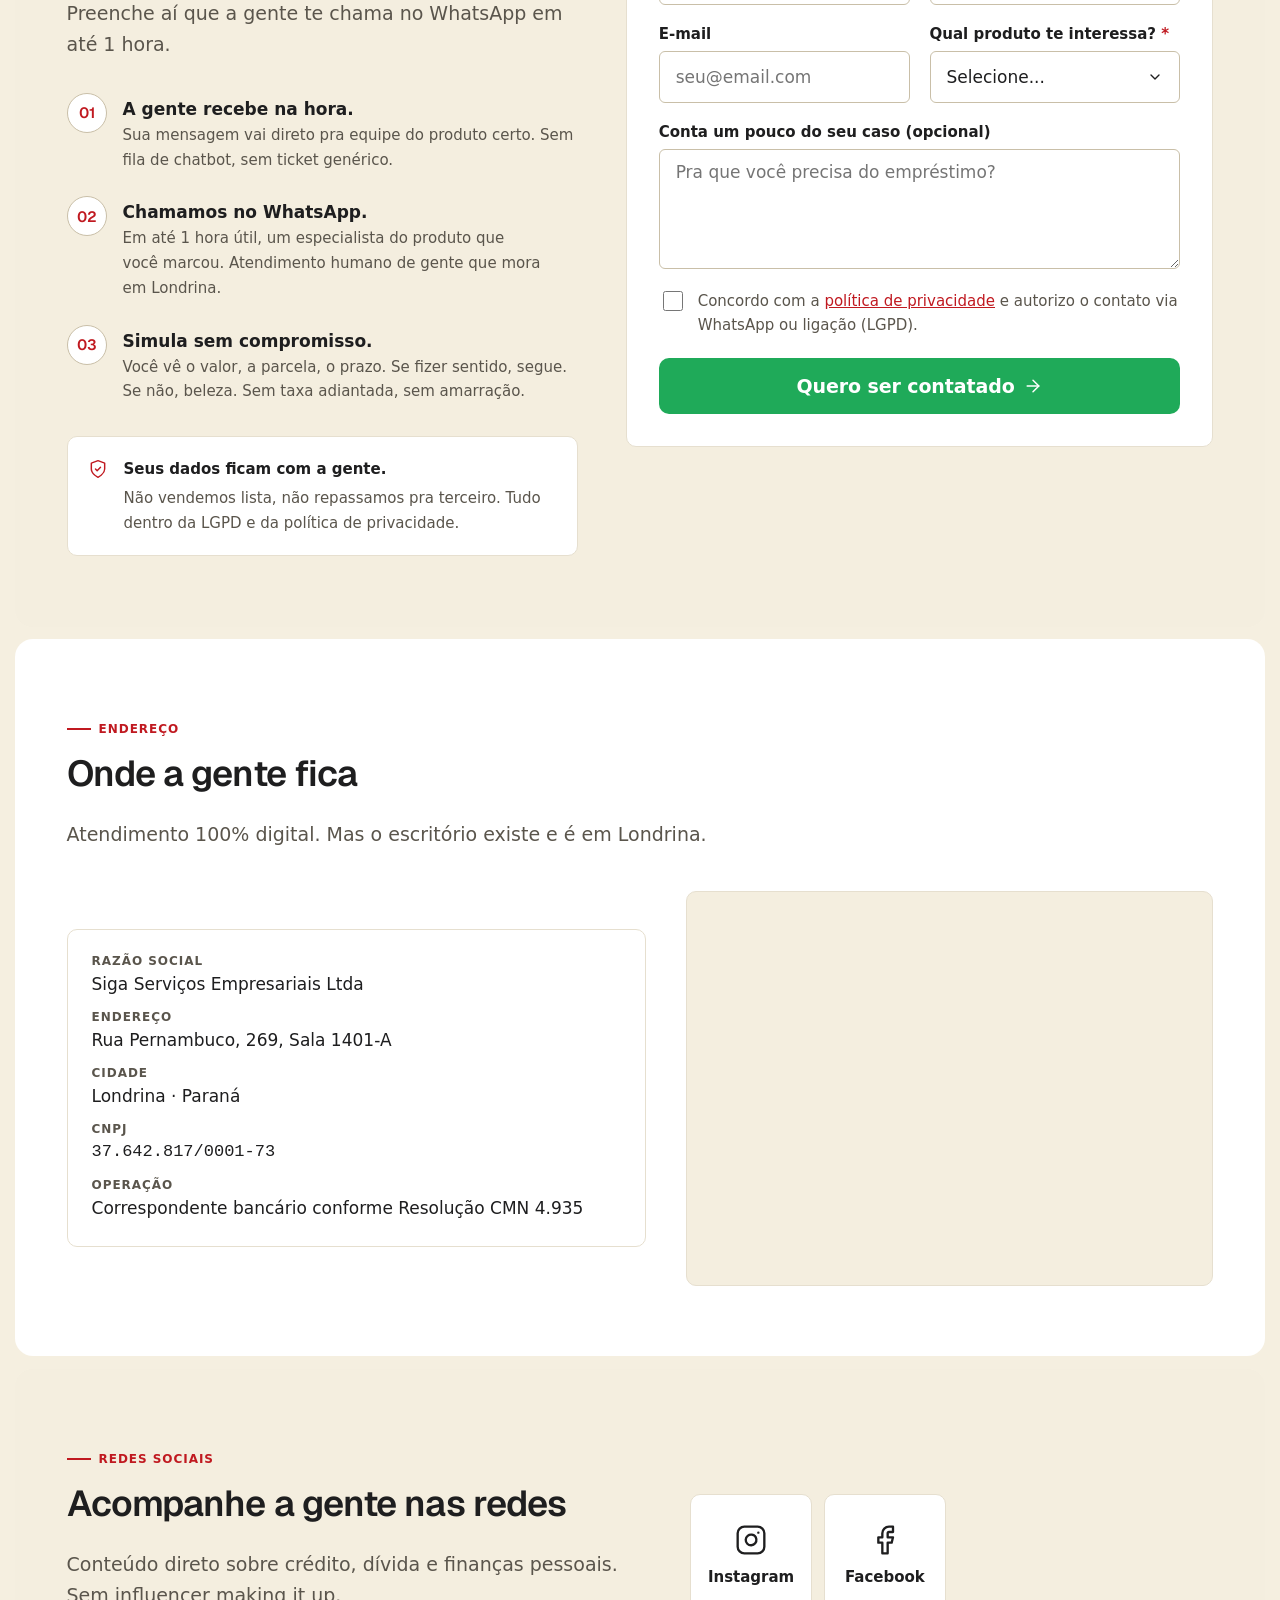
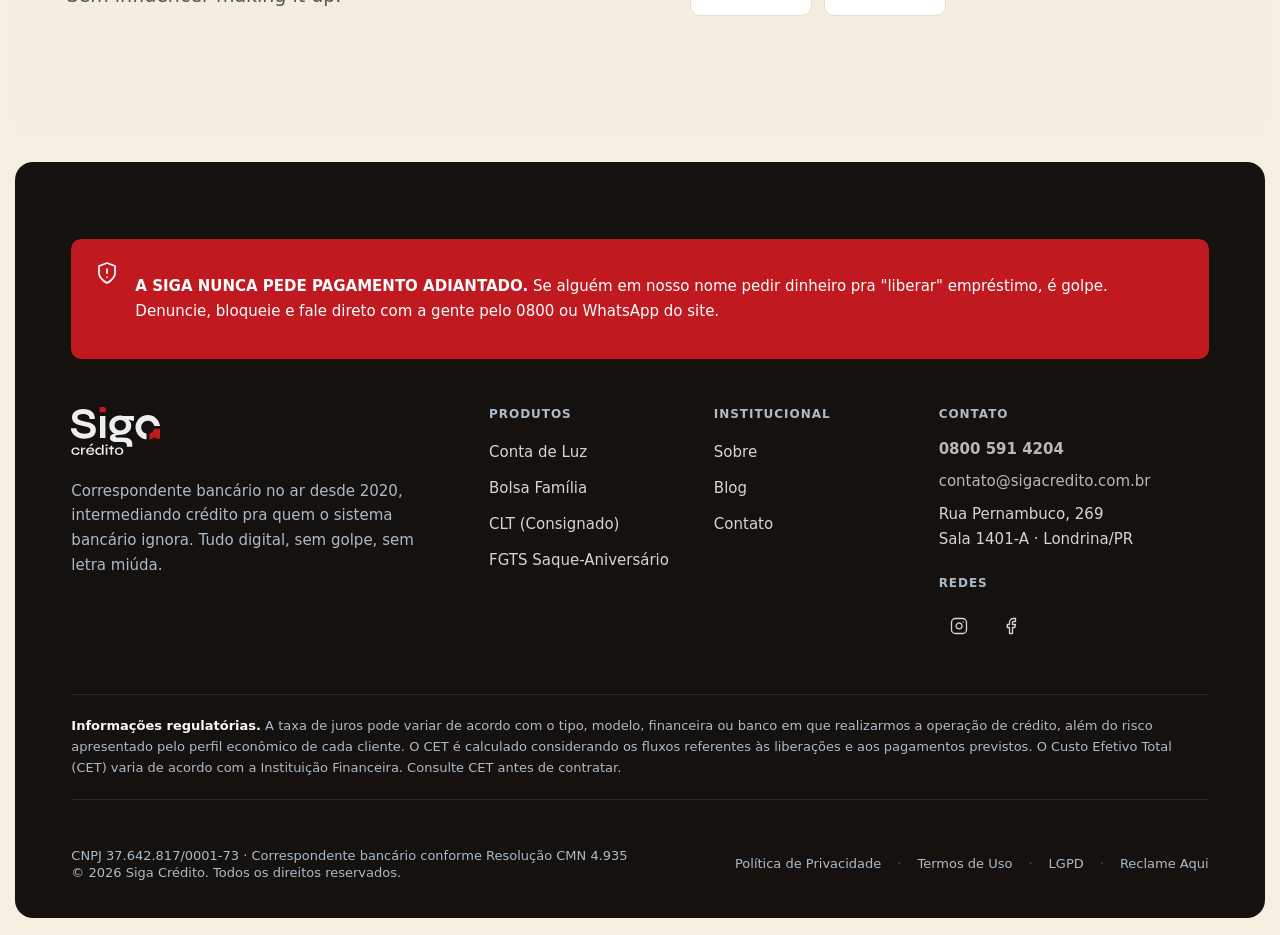
<file: contato.html>
<!DOCTYPE html>
<html lang="pt-BR">
<head>
<meta charset="UTF-8">
<meta name="viewport" content="width=device-width, initial-scale=1.0">
<title>Falar com a Siga - WhatsApp, 0800 e endereço em Londrina/PR | Siga Crédito</title>
<meta name="description" content="Quatro WhatsApp por produto, 0800 591 4204 ligação gratuita, e-mail e formulário. Atendimento humano 24h. Endereço físico em Londrina/PR.">
<meta name="theme-color" content="#FBF8F3">
<link rel="canonical" href="https://sigacredito.com.br/contato">

<link rel="preconnect" href="https://fonts.googleapis.com">
<link rel="preconnect" href="https://fonts.gstatic.com" crossorigin>
<link rel="preconnect" href="https://api.fontshare.com" crossorigin>
<link href="https://fonts.googleapis.com/css2?family=Geist:wght@400;600;700&display=swap" rel="stylesheet">
<link href="https://api.fontshare.com/v2/css?f[]=general-sans@400,500,600&display=swap" rel="stylesheet">

<link rel="stylesheet" href="design_system/tokens.css">
<link rel="stylesheet" href="css/custom.css">
</head>
<body>

<a class="skip-link" href="#main">Pular para o conteúdo</a>

<header class="site-header">
  <div class="container">
    <a href="index.html" class="site-logo" aria-label="Siga Crédito - página inicial"><img src="my_brand_assets/Logo/Stacked/Dark - on Light BG.svg" alt="Siga Crédito" width="89" height="48"></a>
    <nav class="main-nav" aria-label="Principal">
      <a class="nav-link" href="index.html" data-nav-key="home">Home</a>
      <div class="nav-dropdown" aria-expanded="false">
        <button class="nav-link nav-dropdown-trigger" data-nav-key="produtos" aria-haspopup="true">Empréstimos <svg width="14" height="14" viewBox="0 0 24 24" fill="none" stroke="currentColor" stroke-width="1.75" stroke-linecap="round" stroke-linejoin="round" aria-hidden="true"><polyline points="6 9 12 15 18 9"/></svg></button>
        <div class="nav-dropdown-menu" role="menu">
          <a class="dropdown-item" href="conta-de-luz.html" role="menuitem"><span class="dropdown-item-title">Conta de Luz</span><span class="dropdown-item-sub">De R$ 400 a R$ 4.000 · Dinheiro em 24h</span></a>
          <a class="dropdown-item" href="bolsa-familia.html" role="menuitem"><span class="dropdown-item-title">Bolsa Família</span><span class="dropdown-item-sub">Até R$ 750 · Sem desconto no benefício</span></a>
          <a class="dropdown-item" href="clt.html" role="menuitem"><span class="dropdown-item-title">CLT (Consignado)</span><span class="dropdown-item-sub">De R$ 1.000 a R$ 25.000 · Em 48x</span></a>
          <a class="dropdown-item" href="fgts.html" role="menuitem"><span class="dropdown-item-title">FGTS Saque-Aniversário</span><span class="dropdown-item-sub">Até R$ 29.000 · Dinheiro em 1h30</span></a>
        </div>
      </div>
      <a class="nav-link" href="blog/index.html" data-nav-key="blog">Blog</a>
      <a class="nav-link" href="sobre.html" data-nav-key="sobre">Sobre</a>
      <a class="nav-link is-active" href="contato.html" data-nav-key="contato">Contato</a>
    </nav>
    <div class="header-actions">
      <a class="header-phone" href="tel:08005914204"><svg width="16" height="16" viewBox="0 0 24 24" fill="none" stroke="currentColor" stroke-width="1.75" stroke-linecap="round" stroke-linejoin="round" aria-hidden="true"><path d="M22 16.92v3a2 2 0 0 1-2.18 2 19.79 19.79 0 0 1-8.63-3.07 19.5 19.5 0 0 1-6-6 19.79 19.79 0 0 1-3.07-8.67A2 2 0 0 1 4.11 2h3a2 2 0 0 1 2 1.72 12.84 12.84 0 0 0 .7 2.81 2 2 0 0 1-.45 2.11L8.09 9.91a16 16 0 0 0 6 6l1.27-1.27a2 2 0 0 1 2.11-.45 12.84 12.84 0 0 0 2.81.7A2 2 0 0 1 22 16.92z"/></svg> 0800 591 4204</a>
      <button type="button" class="btn btn-primary btn-sm" data-open-modal><svg class="icon icon-sm" viewBox="0 0 24 24" fill="none" stroke="currentColor" stroke-width="1.75" stroke-linecap="round" stroke-linejoin="round" aria-hidden="true"><line x1="5" y1="12" x2="19" y2="12"/><polyline points="12 5 19 12 12 19"/></svg> Quero simular</button>
      <button class="menu-toggle" data-menu-toggle aria-label="Abrir menu" aria-expanded="false"><svg width="22" height="22" viewBox="0 0 24 24" fill="none" stroke="currentColor" stroke-width="1.75" stroke-linecap="round" stroke-linejoin="round" aria-hidden="true"><line x1="3" y1="6" x2="21" y2="6"/><line x1="3" y1="12" x2="21" y2="12"/><line x1="3" y1="18" x2="21" y2="18"/></svg></button>
    </div>
  </div>
</header>

<div class="mobile-menu" data-mobile-menu aria-hidden="true" role="dialog" aria-label="Menu">
  <div class="mobile-menu-header">
    <a href="index.html" class="site-logo"><img src="my_brand_assets/Logo/Stacked/Dark - on Light BG.svg" alt="Siga Crédito" width="83" height="45"></a>
    <button class="menu-toggle" data-menu-close aria-label="Fechar menu"><svg width="22" height="22" viewBox="0 0 24 24" fill="none" stroke="currentColor" stroke-width="1.75" stroke-linecap="round" stroke-linejoin="round" aria-hidden="true"><line x1="18" y1="6" x2="6" y2="18"/><line x1="6" y1="6" x2="18" y2="18"/></svg></button>
  </div>
  <nav aria-label="Menu mobile">
    <a href="index.html">Home</a>
    <details><summary>Empréstimos <svg width="18" height="18" viewBox="0 0 24 24" fill="none" stroke="currentColor" stroke-width="1.75" stroke-linecap="round" stroke-linejoin="round" aria-hidden="true"><polyline points="6 9 12 15 18 9"/></svg></summary>
      <div class="submenu">
        <a href="conta-de-luz.html">Conta de Luz<span>De R$ 400 a R$ 4.000</span></a>
        <a href="bolsa-familia.html">Bolsa Família<span>Até R$ 750</span></a>
        <a href="clt.html">CLT (Consignado)<span>De R$ 1.000 a R$ 25.000</span></a>
        <a href="fgts.html">FGTS Saque-Aniversário<span>Até R$ 29.000</span></a>
      </div>
    </details>
    <a href="blog/index.html">Blog</a>
    <a href="sobre.html">Sobre</a>
    <a href="contato.html">Contato</a>
  </nav>
  <div class="mobile-menu-cta">
    <button type="button" class="btn btn-primary btn-lg" data-open-modal>Quero simular</button>
    <a class="btn btn-ghost btn-lg" href="tel:08005914204">Ligar grátis · 0800 591 4204</a>
  </div>
</div>

<main id="main" class="page-stack">

  <section class="block block-surface block-sm">
    <div class="container measure-wide">
      <nav class="breadcrumb"><a href="index.html">Home</a><span class="sep">›</span><span aria-current="page">Contato</span></nav>
      <span class="hero-eyebrow">Canais oficiais</span>
      <h1 class="hero-headline text-balance">A gente <em>tá perto.</em></h1>
      <p class="hero-lead" style="max-width: none;">Escolhe o canal mais cômodo. A gente responde rápido em todos.</p>
    </div>
  </section>

  <!-- CANAIS -->
  <section class="block block-surface">
    <div class="container">
      <div class="section-head-split">
        <div>
          <span class="section-eyebrow">WhatsApp por produto</span>
          <h2 class="section-title text-balance">Quatro linhas, quatro especialistas</h2>
        </div>
        <p class="section-lead">Cada produto tem uma equipe dedicada. Escolhe o WhatsApp do empréstimo que te interessa, fala direto com quem entende.</p>
      </div>

      <div class="channel-list" data-reveal-group>
        <article class="channel reveal">
          <span class="channel-icon"><svg width="24" height="24" viewBox="0 0 24 24" fill="none" stroke="currentColor" stroke-width="1.75" stroke-linecap="round" stroke-linejoin="round" aria-hidden="true"><path d="M9 18h6"/><path d="M10 22h4"/><path d="M15.09 14c.18-.98.65-1.74 1.41-2.5A4.65 4.65 0 0 0 18 8 6 6 0 0 0 6 8c0 1 .23 2.23 1.5 3.5A4.61 4.61 0 0 1 8.91 14"/></svg></span>
          <h3 class="channel-title">WhatsApp Conta de Luz</h3>
          <p class="channel-sub">Atendimento 24h · de R$ 400 a R$ 4.000</p>
          <div class="channel-cta"><a class="btn btn-primary btn-md" href="https://wa.me/5543988014727?text=Quero%20simular%20o%20empr%C3%A9stimo%20na%20conta%20de%20luz" rel="noopener" target="_blank">Falar agora</a></div>
        </article>

        <article class="channel reveal">
          <span class="channel-icon"><svg width="24" height="24" viewBox="0 0 24 24" fill="none" stroke="currentColor" stroke-width="1.75" stroke-linecap="round" stroke-linejoin="round" aria-hidden="true"><path d="M17 21v-2a4 4 0 0 0-4-4H5a4 4 0 0 0-4 4v2"/><circle cx="9" cy="7" r="4"/><path d="M23 21v-2a4 4 0 0 0-3-3.87"/><path d="M16 3.13a4 4 0 0 1 0 7.75"/></svg></span>
          <h3 class="channel-title">WhatsApp Bolsa Família</h3>
          <p class="channel-sub">Atendimento 24h · até R$ 750</p>
          <div class="channel-cta"><a class="btn btn-primary btn-md" href="https://wa.me/5543988075957?text=Quero%20simular%20o%20empr%C3%A9stimo%20Bolsa%20Fam%C3%ADlia" rel="noopener" target="_blank">Falar agora</a></div>
        </article>

        <article class="channel reveal">
          <span class="channel-icon"><svg width="24" height="24" viewBox="0 0 24 24" fill="none" stroke="currentColor" stroke-width="1.75" stroke-linecap="round" stroke-linejoin="round" aria-hidden="true"><rect x="2" y="7" width="20" height="14" rx="2" ry="2"/><path d="M16 21V5a2 2 0 0 0-2-2h-4a2 2 0 0 0-2 2v16"/></svg></span>
          <h3 class="channel-title">WhatsApp CLT</h3>
          <p class="channel-sub">Atendimento 24h · até R$ 25.000</p>
          <div class="channel-cta"><a class="btn btn-primary btn-md" href="https://wa.me/5543967250239?text=Quero%20simular%20o%20consignado%20CLT" rel="noopener" target="_blank">Falar agora</a></div>
        </article>

        <article class="channel reveal">
          <span class="channel-icon"><svg width="24" height="24" viewBox="0 0 24 24" fill="none" stroke="currentColor" stroke-width="1.75" stroke-linecap="round" stroke-linejoin="round" aria-hidden="true"><path d="M19 5c-1.5 0-2.8 1.4-3 2-3.5-1.5-11-.3-11 5 0 1.8 0 3 2 4.5V20h4v-2h3v2h4v-4c1-.5 1.7-1 2-2h2v-4h-2c0-1-.5-1.5-1-2h0V5z"/></svg></span>
          <h3 class="channel-title">WhatsApp FGTS</h3>
          <p class="channel-sub">Atendimento 24h · até R$ 29.000</p>
          <div class="channel-cta"><a class="btn btn-primary btn-md" href="https://wa.me/5543955482629?text=Quero%20simular%20o%20FGTS%20Saque-Anivers%C3%A1rio" rel="noopener" target="_blank">Falar agora</a></div>
        </article>

        <article class="channel reveal">
          <span class="channel-icon"><svg width="24" height="24" viewBox="0 0 24 24" fill="none" stroke="currentColor" stroke-width="1.75" stroke-linecap="round" stroke-linejoin="round" aria-hidden="true"><path d="M22 16.92v3a2 2 0 0 1-2.18 2 19.79 19.79 0 0 1-8.63-3.07 19.5 19.5 0 0 1-6-6 19.79 19.79 0 0 1-3.07-8.67A2 2 0 0 1 4.11 2h3a2 2 0 0 1 2 1.72 12.84 12.84 0 0 0 .7 2.81 2 2 0 0 1-.45 2.11L8.09 9.91a16 16 0 0 0 6 6l1.27-1.27a2 2 0 0 1 2.11-.45 12.84 12.84 0 0 0 2.81.7A2 2 0 0 1 22 16.92z"/></svg></span>
          <h3 class="channel-title">0800 591 4204</h3>
          <p class="channel-sub">Ligação gratuita · qualquer lugar do Brasil</p>
          <div class="channel-cta"><a class="btn btn-secondary btn-md" href="tel:08005914204">Ligar grátis</a></div>
        </article>

        <article class="channel reveal">
          <span class="channel-icon"><svg width="24" height="24" viewBox="0 0 24 24" fill="none" stroke="currentColor" stroke-width="1.75" stroke-linecap="round" stroke-linejoin="round" aria-hidden="true"><path d="M4 4h16c1.1 0 2 .9 2 2v12c0 1.1-.9 2-2 2H4c-1.1 0-2-.9-2-2V6c0-1.1.9-2 2-2z"/><polyline points="22,6 12,13 2,6"/></svg></span>
          <h3 class="channel-title">E-mail</h3>
          <p class="channel-sub">Resposta em até 1 dia útil</p>
          <p style="font: 500 var(--fs-small) var(--font-mono); color: var(--brand-ink);">contato@sigacredito.com.br</p>
          <div class="channel-cta"><a class="btn btn-ghost btn-md" href="mailto:contato@sigacredito.com.br">Enviar e-mail</a></div>
        </article>
      </div>
    </div>
  </section>

  <!-- FORMULÁRIO -->
  <section class="block block-surface-2">
    <div class="container">
      <div class="contact-form-grid">
        <aside class="form-aside">
          <header class="form-aside-head">
            <span class="section-eyebrow">Formulário</span>
            <h2 class="section-title text-balance">Prefere ser contatado?</h2>
            <p class="section-lead">Preenche aí que a gente te chama no WhatsApp em até 1 hora.</p>
          </header>
          <ol class="form-aside-steps">
            <li>
              <div>
                <p class="form-aside-step-title">A gente recebe na hora.</p>
                <p class="form-aside-step-desc">Sua mensagem vai direto pra equipe do produto certo. Sem fila de chatbot, sem ticket genérico.</p>
              </div>
            </li>
            <li>
              <div>
                <p class="form-aside-step-title">Chamamos no WhatsApp.</p>
                <p class="form-aside-step-desc">Em até 1 hora útil, um especialista do produto que você marcou. Atendimento humano de gente que mora em Londrina.</p>
              </div>
            </li>
            <li>
              <div>
                <p class="form-aside-step-title">Simula sem compromisso.</p>
                <p class="form-aside-step-desc">Você vê o valor, a parcela, o prazo. Se fizer sentido, segue. Se não, beleza. Sem taxa adiantada, sem amarração.</p>
              </div>
            </li>
          </ol>
          <div class="form-aside-trust">
            <svg width="20" height="20" viewBox="0 0 24 24" fill="none" stroke="currentColor" stroke-width="1.75" stroke-linecap="round" stroke-linejoin="round" aria-hidden="true"><path d="M12 22s8-4 8-10V5l-8-3-8 3v7c0 6 8 10 8 10z"/><path d="m9 12 2 2 4-4"/></svg>
            <p><strong>Seus dados ficam com a gente.</strong>Não vendemos lista, não repassamos pra terceiro. Tudo dentro da LGPD e da política de privacidade.</p>
          </div>
        </aside>

        <form data-form class="card" style="padding: var(--s-8); display: flex; flex-direction: column; gap: var(--s-5);" novalidate>
        <div class="form-row two-col">
          <div class="field">
            <label class="input-label field-required" for="nome">Nome completo</label>
            <input class="input" type="text" id="nome" name="nome" placeholder="Maria Aparecida" autocomplete="name" required>
          </div>
          <div class="field">
            <label class="input-label field-required" for="tel">WhatsApp</label>
            <input class="input" type="tel" id="tel" name="tel" placeholder="(43) 99999-0000" autocomplete="tel-national" required>
          </div>
        </div>

        <div class="form-row two-col">
          <div class="field">
            <label class="input-label" for="email">E-mail</label>
            <input class="input" type="email" id="email" name="email" placeholder="seu@email.com" autocomplete="email">
          </div>
          <div class="field">
            <label class="input-label field-required" for="produto">Qual produto te interessa?</label>
            <select class="input" id="produto" name="produto" required>
              <option value="">Selecione...</option>
              <option>Conta de Luz</option>
              <option>Bolsa Família</option>
              <option>CLT (Consignado)</option>
              <option>FGTS Saque-Aniversário</option>
              <option>Outro / não tenho certeza</option>
            </select>
          </div>
        </div>

        <div class="field">
          <label class="input-label" for="mensagem">Conta um pouco do seu caso (opcional)</label>
          <textarea class="input" id="mensagem" name="mensagem" placeholder="Pra que você precisa do empréstimo?"></textarea>
        </div>

        <!-- Honeypot anti-bot -->
        <input class="honeypot" type="text" name="website" tabindex="-1" autocomplete="off" aria-hidden="true">

        <label class="consent">
          <input type="checkbox" name="consent" required>
          <span>Concordo com a <a href="privacidade.html">política de privacidade</a> e autorizo o contato via WhatsApp ou ligação (LGPD).</span>
        </label>

        <button type="submit" class="btn btn-primary btn-lg" style="justify-content: center; width: 100%;">
          Quero ser contatado
          <svg class="icon" viewBox="0 0 24 24" fill="none" stroke="currentColor" stroke-width="1.75" stroke-linecap="round" stroke-linejoin="round" aria-hidden="true"><line x1="5" y1="12" x2="19" y2="12"/><polyline points="12 5 19 12 12 19"/></svg>
        </button>
        <p data-form-status hidden style="color: var(--cta-green-deep); font: 600 var(--fs-small) var(--font-text); text-align: center;"></p>
      </form>
      </div>
    </div>
  </section>

  <!-- ENDEREÇO -->
  <section class="block block-surface">
    <div class="container">
      <span class="section-eyebrow">Endereço</span>
      <h2 class="section-title text-balance">Onde a gente fica</h2>
      <p class="section-lead">Atendimento 100% digital. Mas o escritório existe e é em Londrina.</p>

      <div class="hero-grid" style="gap: var(--s-10);">
        <div class="address-card">
          <dl class="address-list">
            <div><dt>Razão social</dt><dd>Siga Serviços Empresariais Ltda</dd></div>
            <div><dt>Endereço</dt><dd>Rua Pernambuco, 269, Sala 1401-A</dd></div>
            <div><dt>Cidade</dt><dd>Londrina · Paraná</dd></div>
            <div><dt>CNPJ</dt><dd class="mono">37.642.817/0001-73</dd></div>
            <div><dt>Operação</dt><dd>Correspondente bancário conforme Resolução CMN 4.935</dd></div>
          </dl>
        </div>
        <div class="map-frame">
          <iframe
            src="https://www.google.com/maps?q=Siga%20Correspondente%20Banc%C3%A1rio%2C%20Rua%20Pernambuco%20269%2C%20Londrina%20PR&ll=-23.3103266,-51.1625016&z=17&output=embed"
            title="Mapa do escritório da Siga Crédito em Londrina"
            loading="lazy"
            referrerpolicy="no-referrer-when-downgrade"
            allowfullscreen></iframe>
        </div>
      </div>
    </div>
  </section>

  <!-- REDES -->
  <section class="block block-surface-2">
    <div class="container">
      <div class="section-head-split">
        <div>
          <span class="section-eyebrow">Redes sociais</span>
          <h2 class="section-title text-balance">Acompanhe a gente nas redes</h2>
          <p class="section-lead" style="margin-top: var(--s-6);">Conteúdo direto sobre crédito, dívida e finanças pessoais. Sem influencer making it up.</p>
        </div>
        <div class="socials-tiles">
          <a class="social-tile" href="https://www.instagram.com/sigacredito" rel="noopener noreferrer" target="_blank" aria-label="Instagram da Siga Crédito">
            <svg viewBox="0 0 24 24" fill="none" stroke="currentColor" stroke-width="1.75" stroke-linecap="round" stroke-linejoin="round" aria-hidden="true"><rect x="2" y="2" width="20" height="20" rx="5" ry="5"/><path d="M16 11.37A4 4 0 1 1 12.63 8 4 4 0 0 1 16 11.37z"/><line x1="17.5" y1="6.5" x2="17.51" y2="6.5"/></svg>
            <span class="social-tile-label">Instagram</span>
          </a>
          <a class="social-tile" href="https://www.facebook.com/sigacredito" rel="noopener noreferrer" target="_blank" aria-label="Facebook da Siga Crédito">
            <svg viewBox="0 0 24 24" fill="none" stroke="currentColor" stroke-width="1.75" stroke-linecap="round" stroke-linejoin="round" aria-hidden="true"><path d="M18 2h-3a5 5 0 0 0-5 5v3H7v4h3v8h4v-8h3l1-4h-4V7a1 1 0 0 1 1-1h3z"/></svg>
            <span class="social-tile-label">Facebook</span>
          </a>
        </div>
      </div>
    </div>
  </section>

</main>

<footer class="site-footer">
  <div class="container">
    <div class="footer-anti-fraud">
      <svg width="24" height="24" viewBox="0 0 24 24" fill="none" stroke="currentColor" stroke-width="1.75" stroke-linecap="round" stroke-linejoin="round" aria-hidden="true"><path d="M12 22s8-4 8-10V5l-8-3-8 3v7c0 6 8 10 8 10z"/><line x1="12" y1="8" x2="12" y2="12"/><line x1="12" y1="16" x2="12.01" y2="16"/></svg>
      <p><strong>A SIGA NUNCA PEDE PAGAMENTO ADIANTADO.</strong> Se alguém em nosso nome pedir dinheiro pra "liberar" empréstimo, é golpe. Denuncie, bloqueie e fale direto com a gente pelo 0800 ou WhatsApp do site.</p>
    </div>
    <div class="footer-grid">
      <div class="footer-brand"><a href="index.html" class="site-logo"><img src="my_brand_assets/Logo/Stacked/Light - on Dark BG.svg" alt="Siga Crédito" width="118" height="64"></a><p>Correspondente bancário no ar desde 2020, intermediando crédito pra quem o sistema bancário ignora. Tudo digital, sem golpe, sem letra miúda.</p></div>
      <div class="footer-col"><h4>Produtos</h4><ul><li><a href="conta-de-luz.html">Conta de Luz</a></li><li><a href="bolsa-familia.html">Bolsa Família</a></li><li><a href="clt.html">CLT (Consignado)</a></li><li><a href="fgts.html">FGTS Saque-Aniversário</a></li></ul></div>
      <div class="footer-col"><h4>Institucional</h4><ul><li><a href="sobre.html">Sobre</a></li><li><a href="blog/index.html">Blog</a></li><li><a href="contato.html">Contato</a></li></ul></div>
      <div class="footer-col footer-contact"><h4>Contato</h4><ul><li><a href="tel:08005914204"><strong>0800 591 4204</strong></a></li><li><a href="mailto:contato@sigacredito.com.br">contato@sigacredito.com.br</a></li><li>Rua Pernambuco, 269<br>Sala 1401-A · Londrina/PR</li></ul>
        <h4 style="margin-top: var(--s-6);">Redes</h4>
        <div class="socials">
          <a href="https://www.instagram.com/sigacredito" class="social-icon" aria-label="Instagram" rel="noopener noreferrer" target="_blank"><svg width="18" height="18" viewBox="0 0 24 24" fill="none" stroke="currentColor" stroke-width="1.75" stroke-linecap="round" stroke-linejoin="round" aria-hidden="true"><rect x="2" y="2" width="20" height="20" rx="5" ry="5"/><path d="M16 11.37A4 4 0 1 1 12.63 8 4 4 0 0 1 16 11.37z"/><line x1="17.5" y1="6.5" x2="17.51" y2="6.5"/></svg></a>
          <a href="https://www.facebook.com/sigacredito" class="social-icon" aria-label="Facebook" rel="noopener noreferrer" target="_blank"><svg width="18" height="18" viewBox="0 0 24 24" fill="none" stroke="currentColor" stroke-width="1.75" stroke-linecap="round" stroke-linejoin="round" aria-hidden="true"><path d="M18 2h-3a5 5 0 0 0-5 5v3H7v4h3v8h4v-8h3l1-4h-4V7a1 1 0 0 1 1-1h3z"/></svg></a>
        </div></div>
    </div>
    <div class="footer-reg"><strong style="color: var(--text-on-dark);">Informações regulatórias.</strong> A taxa de juros pode variar de acordo com o tipo, modelo, financeira ou banco em que realizarmos a operação de crédito, além do risco apresentado pelo perfil econômico de cada cliente. O CET é calculado considerando os fluxos referentes às liberações e aos pagamentos previstos. O Custo Efetivo Total (CET) varia de acordo com a Instituição Financeira. Consulte CET antes de contratar.</div>
    <div class="footer-bottom">
      <div class="footer-bottom-meta">
        <p>CNPJ 37.642.817/0001-73 · Correspondente bancário conforme Resolução CMN 4.935</p>
        <p>© <span data-year>2026</span> Siga Crédito. Todos os direitos reservados.</p>
      </div>
      <div class="footer-legal">
        <a href="privacidade.html">Política de Privacidade</a><span class="sep">·</span>
        <a href="termos.html">Termos de Uso</a><span class="sep">·</span>
        <a href="lgpd.html">LGPD</a><span class="sep">·</span>
        <a href="https://www.reclameaqui.com.br/empresa/siga-credito/" rel="noopener noreferrer" target="_blank">Reclame Aqui</a>
      </div>
    </div>
  </div>
</footer>

<a class="fab" href="https://wa.me/5543988014727" rel="noopener" target="_blank" aria-label="Falar pelo WhatsApp"><svg width="30" height="30" viewBox="0 0 24 24" fill="currentColor" aria-hidden="true"><path d="M17.472 14.382c-.297-.149-1.758-.867-2.03-.967-.273-.099-.471-.148-.67.15-.197.297-.767.966-.94 1.164-.173.199-.347.223-.644.075-.297-.15-1.255-.463-2.39-1.475-.883-.788-1.48-1.761-1.653-2.059-.173-.297-.018-.458.13-.606.134-.133.298-.347.446-.52.149-.174.198-.298.298-.497.099-.198.05-.371-.025-.52-.075-.149-.669-1.612-.916-2.207-.242-.579-.487-.5-.669-.51l-.57-.01c-.198 0-.52.074-.792.372-.272.297-1.04 1.016-1.04 2.479 0 1.462 1.065 2.875 1.213 3.074.149.198 2.096 3.2 5.077 4.487.71.306 1.263.489 1.694.625.712.227 1.36.195 1.872.118.571-.085 1.758-.719 2.006-1.413.247-.694.247-1.289.173-1.413-.074-.124-.272-.198-.57-.347M12.05 21.785h-.004a9.87 9.87 0 0 1-5.031-1.378l-.361-.214-3.741.982.998-3.648-.235-.374a9.86 9.86 0 0 1-1.51-5.26c.002-5.45 4.436-9.884 9.888-9.884 2.64 0 5.122 1.03 6.988 2.898a9.825 9.825 0 0 1 2.893 6.994c-.003 5.45-4.437 9.884-9.885 9.884m8.413-18.297A11.815 11.815 0 0 0 12.05 0C5.495 0 .16 5.335.157 11.892c0 2.096.547 4.142 1.588 5.945L.057 24l6.305-1.654a11.882 11.882 0 0 0 5.683 1.448h.005c6.554 0 11.89-5.335 11.893-11.893a11.821 11.821 0 0 0-3.48-8.413"/></svg></a>

<script src="js/main.js?v=6" defer></script>
</body>
</html>
</file>
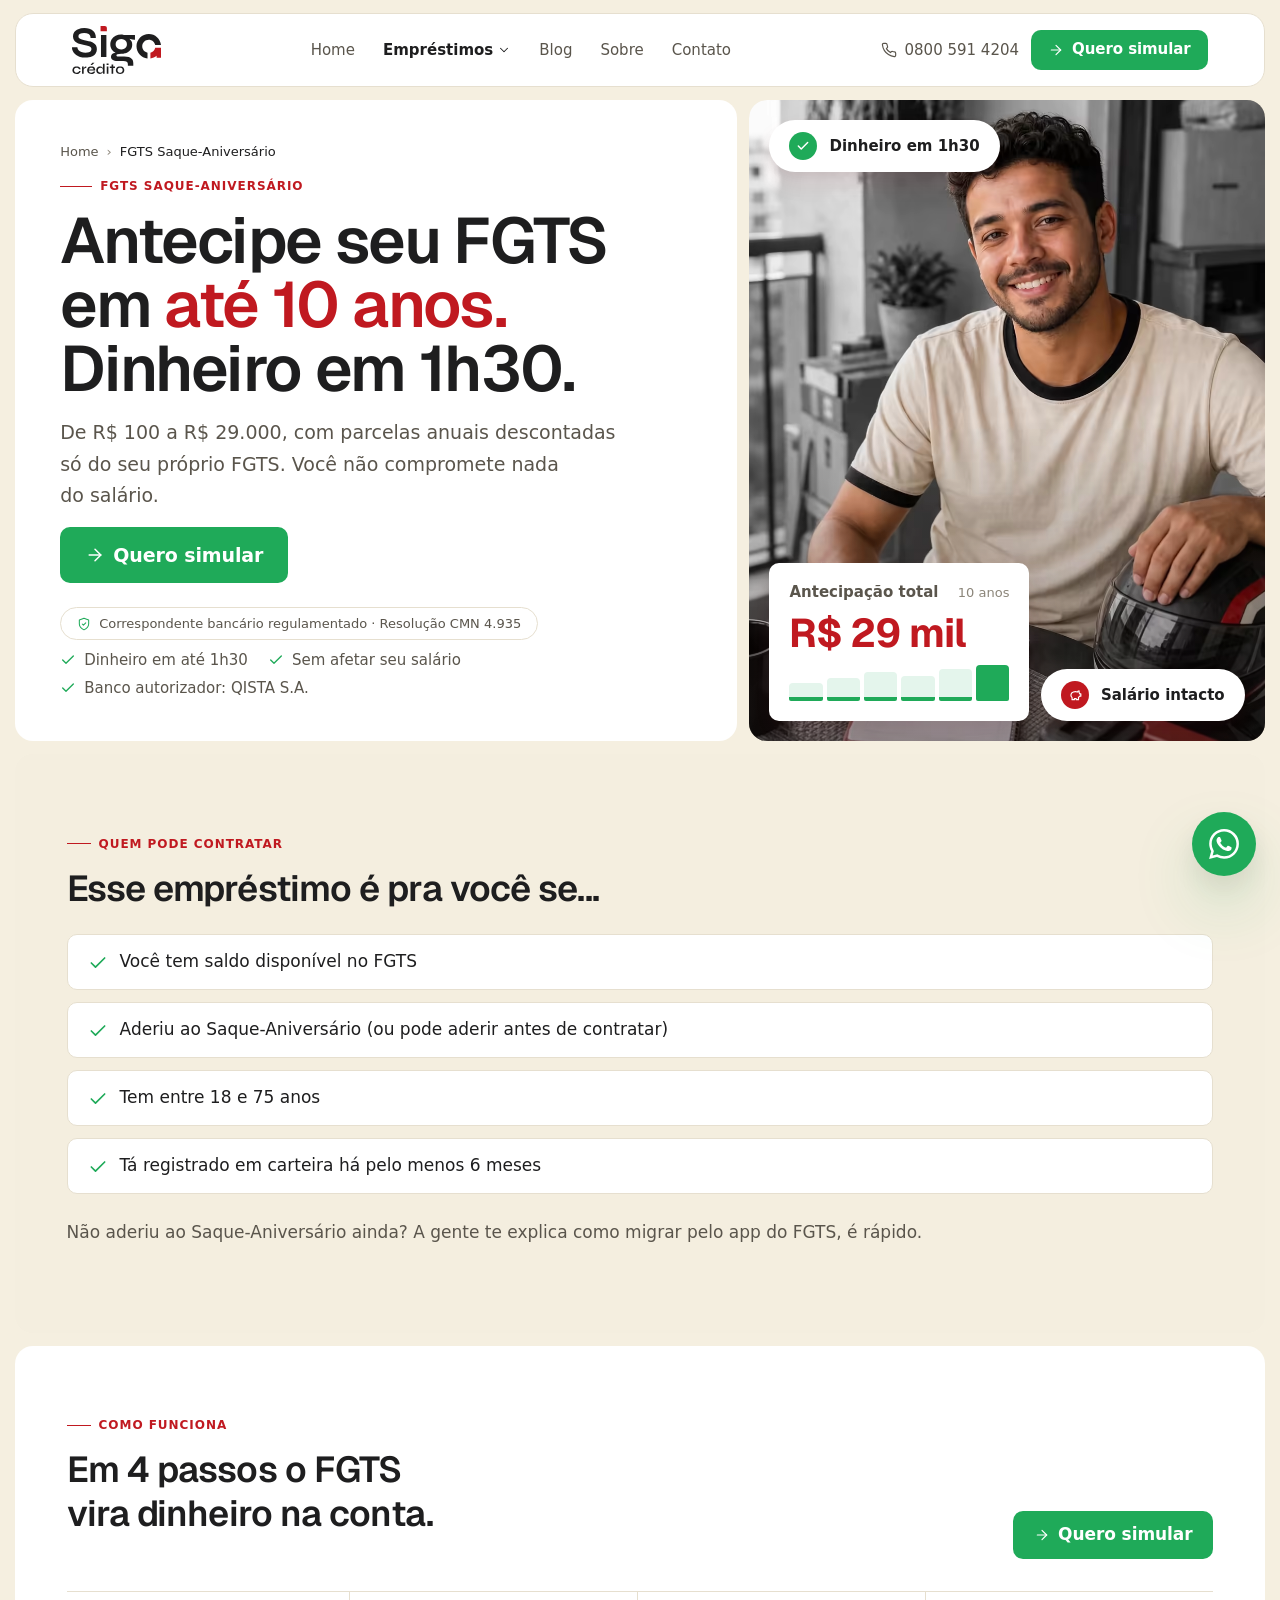
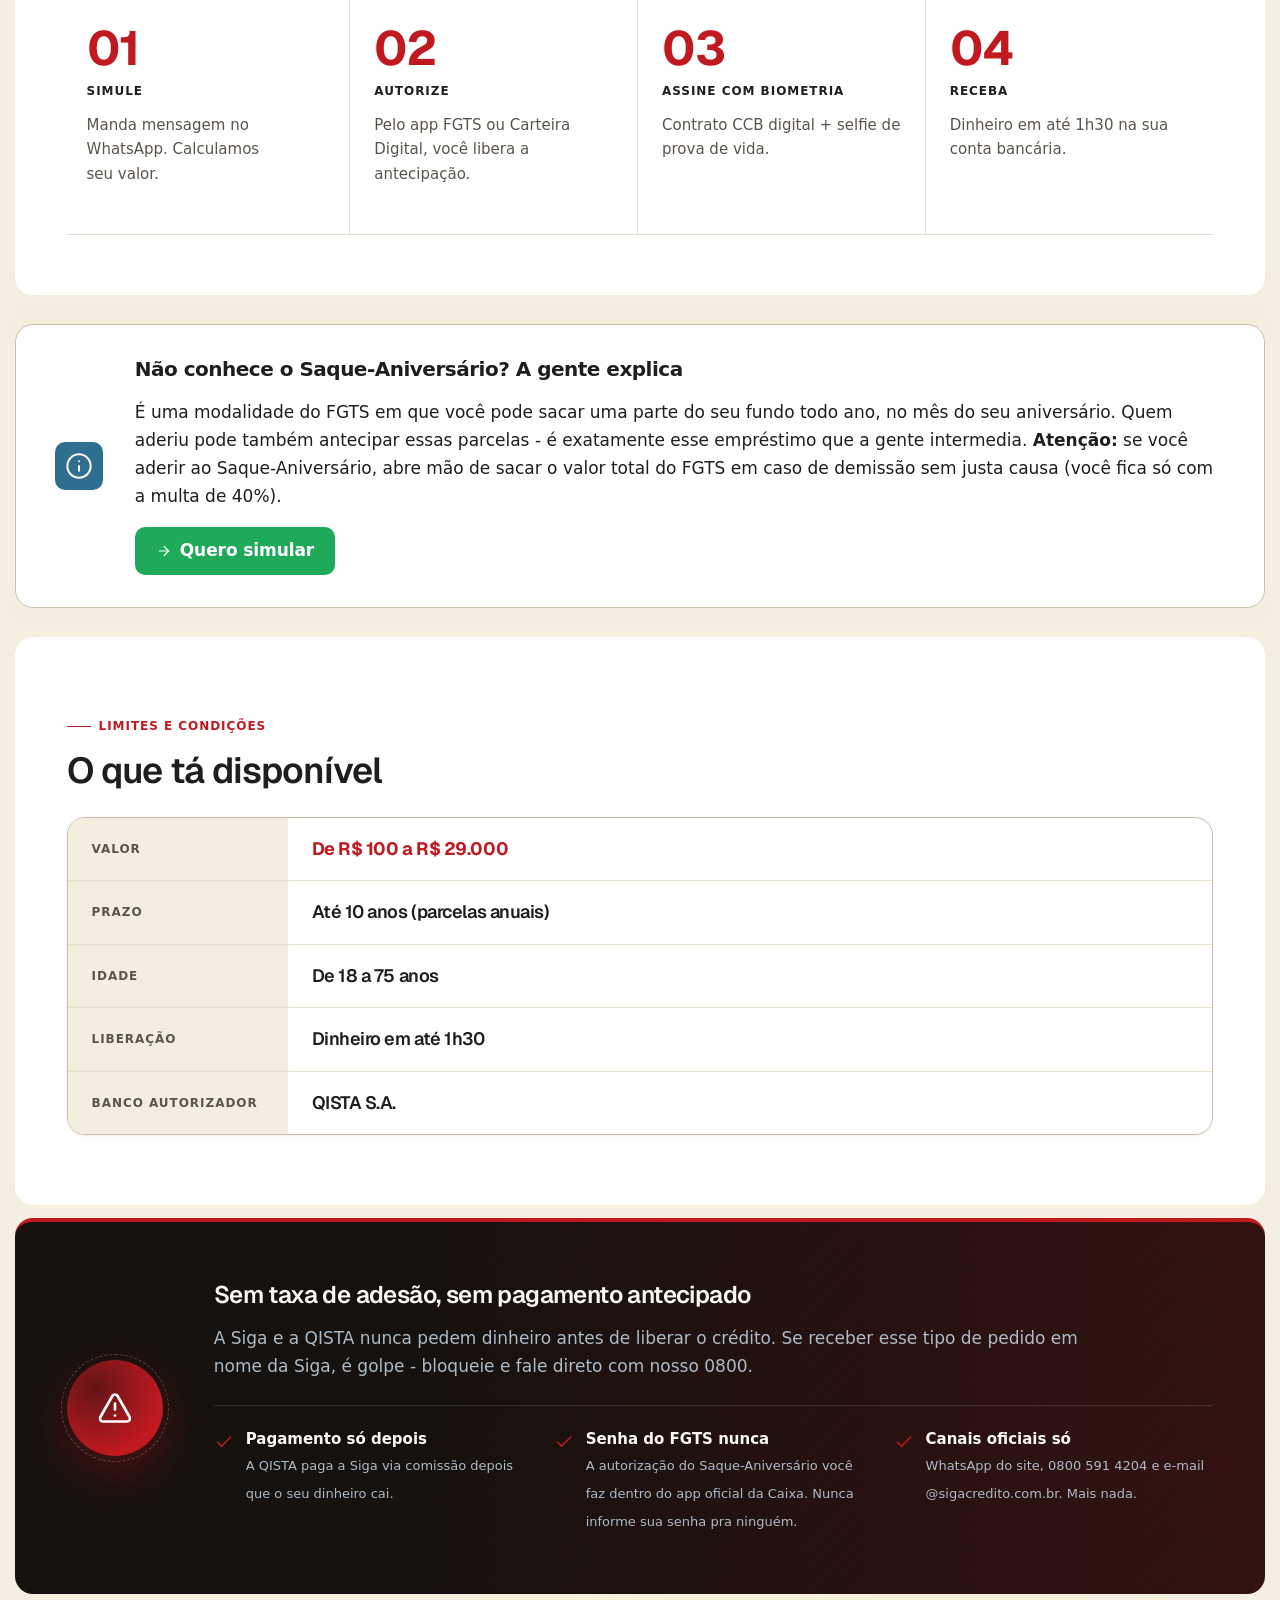
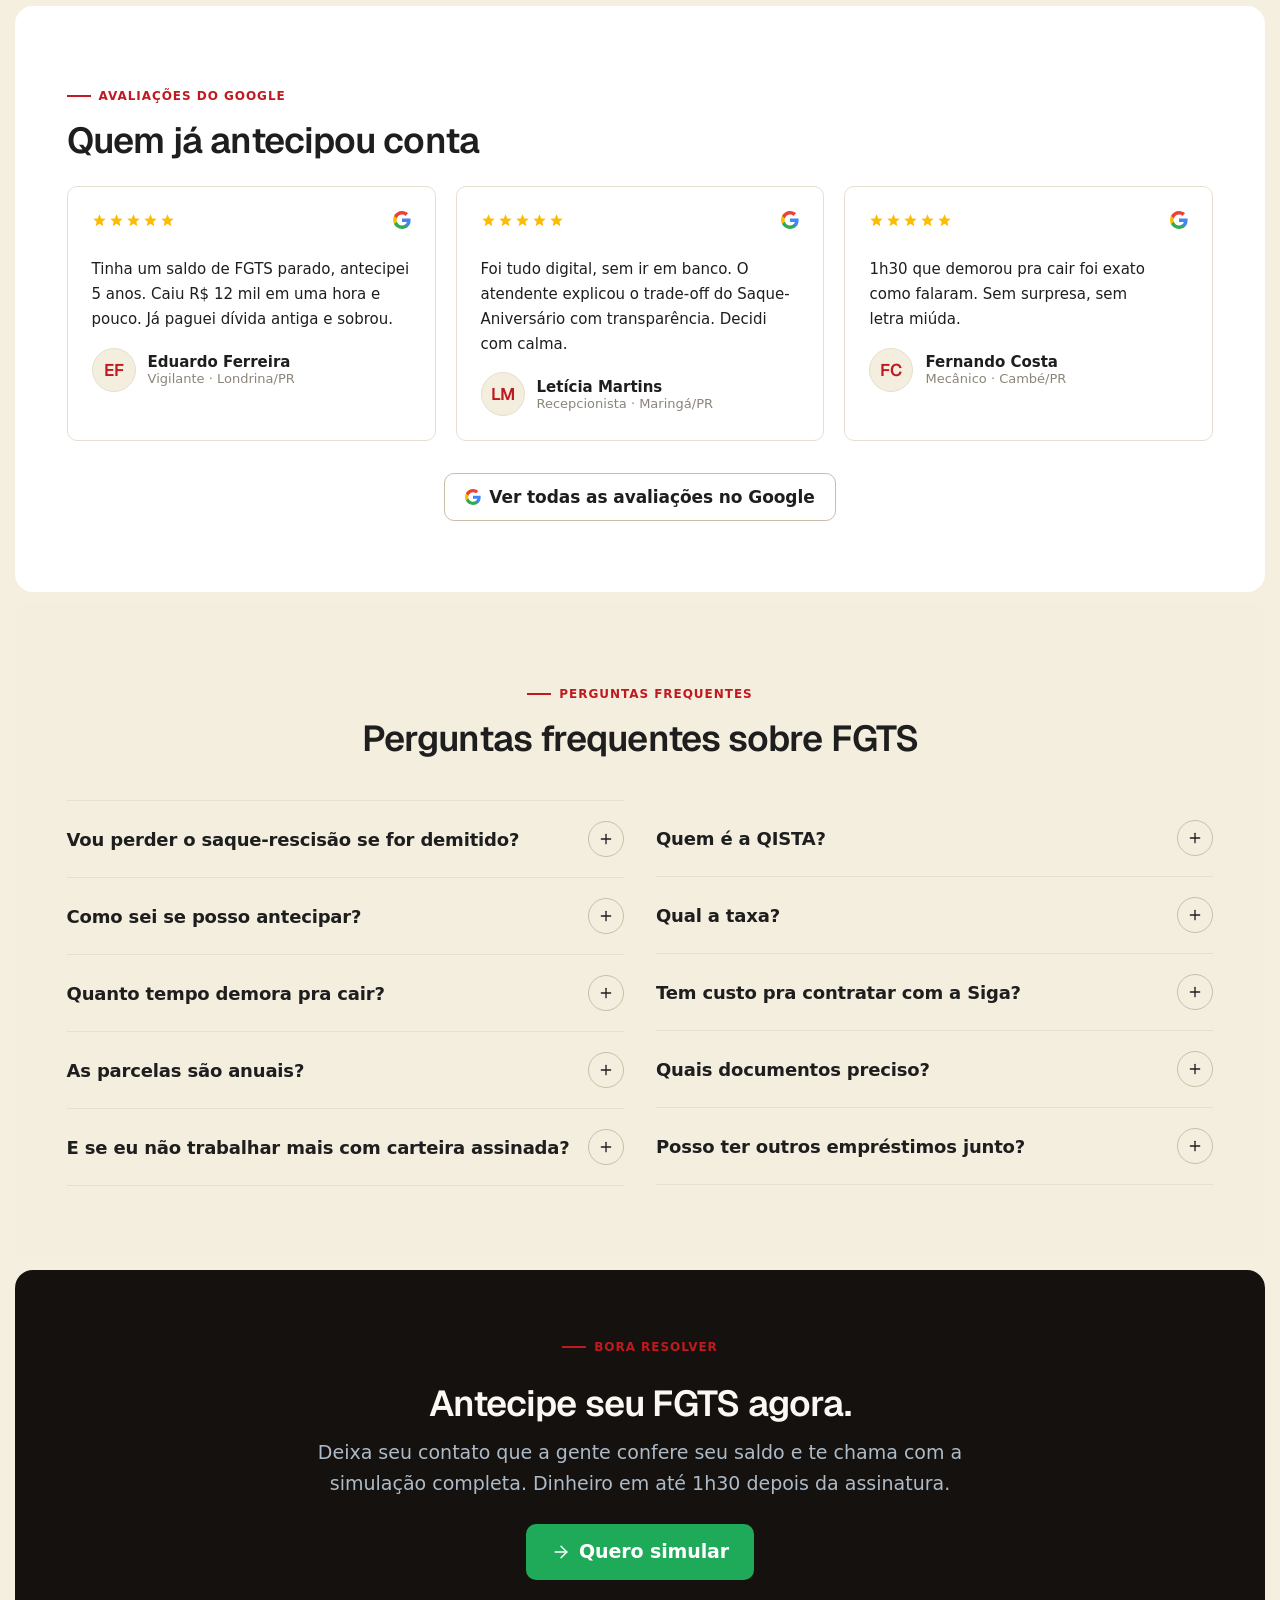
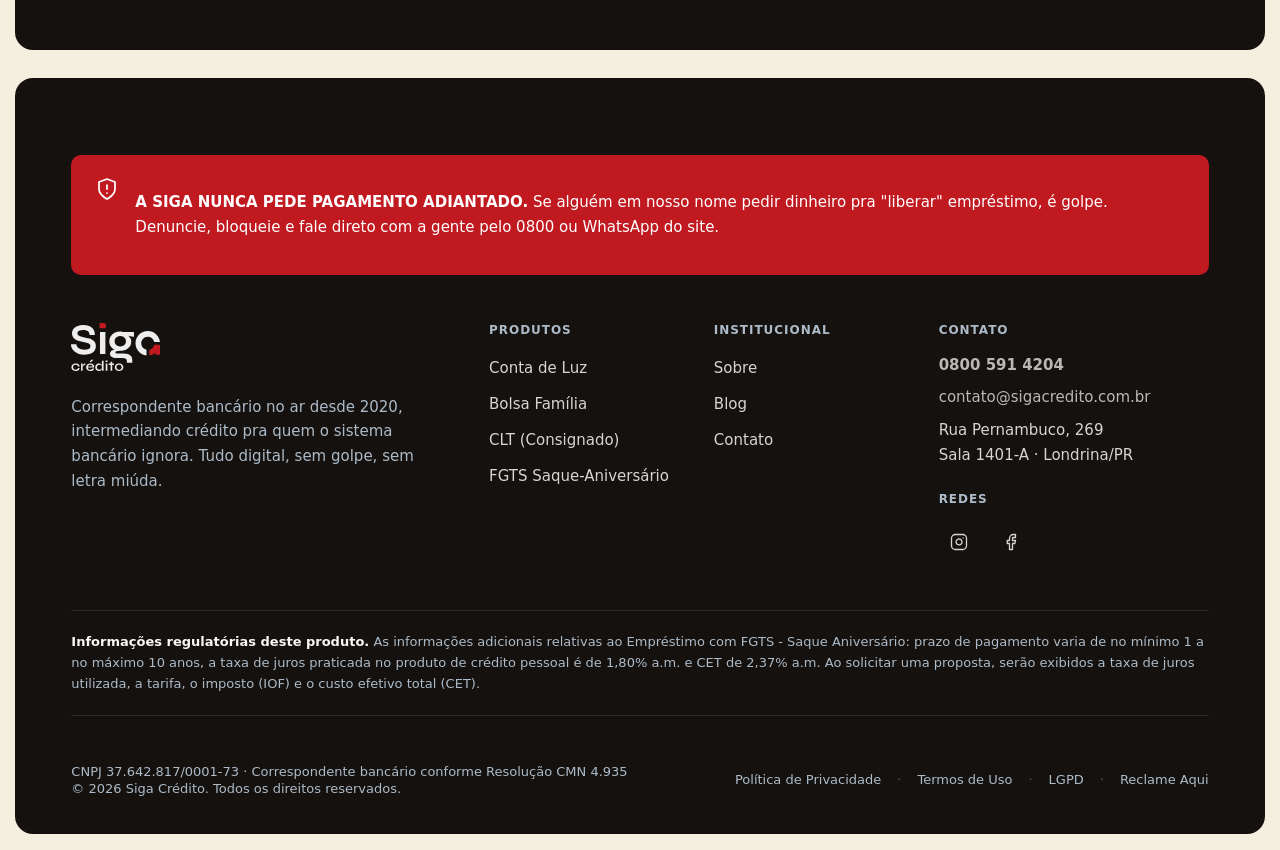
<file: fgts.html>
<!DOCTYPE html>
<html lang="pt-BR">
<head>
<meta charset="UTF-8">
<meta name="viewport" content="width=device-width, initial-scale=1.0">
<title>Empréstimo FGTS Saque-Aniversário - até R$ 29 mil em 1h30 | Siga Crédito</title>
<meta name="description" content="Antecipe seu FGTS Saque-Aniversário em até 10 anos. De R$ 100 a R$ 29.000 na conta em 1h30. Sem comprometer salário. Banco autorizador QISTA.">
<meta name="theme-color" content="#FBF8F3">
<link rel="canonical" href="https://sigacredito.com.br/fgts">

<meta property="og:title" content="Empréstimo FGTS Saque-Aniversário - até R$ 29 mil em 1h30">
<meta property="og:description" content="Parcelas anuais descontadas do próprio FGTS. Seu salário não entra. Dinheiro na conta em até 1h30 depois da assinatura.">
<meta property="og:type" content="website">
<meta property="og:url" content="https://sigacredito.com.br/fgts">
<meta property="og:locale" content="pt_BR">

<link rel="preconnect" href="https://fonts.googleapis.com">
<link rel="preconnect" href="https://fonts.gstatic.com" crossorigin>
<link rel="preconnect" href="https://api.fontshare.com" crossorigin>
<link href="https://fonts.googleapis.com/css2?family=Geist:wght@400;600;700&display=swap" rel="stylesheet">
<link href="https://api.fontshare.com/v2/css?f[]=general-sans@400,500,600&display=swap" rel="stylesheet">

<link rel="stylesheet" href="design_system/tokens.css">
<link rel="stylesheet" href="css/custom.css">
</head>
<body data-loan-type="fgts">

<a class="skip-link" href="#main">Pular para o conteúdo</a>

<header class="site-header">
  <div class="container">
    <a href="index.html" class="site-logo" aria-label="Siga Crédito - página inicial"><img src="my_brand_assets/Logo/Stacked/Dark - on Light BG.svg" alt="Siga Crédito" width="89" height="48"></a>
    <nav class="main-nav" aria-label="Principal">
      <a class="nav-link" href="index.html" data-nav-key="home">Home</a>
      <div class="nav-dropdown" aria-expanded="false">
        <button class="nav-link nav-dropdown-trigger is-active" data-nav-key="produtos" aria-haspopup="true">Empréstimos <svg width="14" height="14" viewBox="0 0 24 24" fill="none" stroke="currentColor" stroke-width="1.75" stroke-linecap="round" stroke-linejoin="round" aria-hidden="true"><polyline points="6 9 12 15 18 9"/></svg></button>
        <div class="nav-dropdown-menu" role="menu">
          <a class="dropdown-item" href="conta-de-luz.html" role="menuitem"><span class="dropdown-item-title">Conta de Luz</span><span class="dropdown-item-sub">De R$ 400 a R$ 4.000 · Dinheiro em 24h</span></a>
          <a class="dropdown-item" href="bolsa-familia.html" role="menuitem"><span class="dropdown-item-title">Bolsa Família</span><span class="dropdown-item-sub">Até R$ 750 · Sem desconto no benefício</span></a>
          <a class="dropdown-item" href="clt.html" role="menuitem"><span class="dropdown-item-title">CLT (Consignado)</span><span class="dropdown-item-sub">De R$ 1.000 a R$ 25.000 · Em 48x</span></a>
          <a class="dropdown-item" href="fgts.html" role="menuitem"><span class="dropdown-item-title">FGTS Saque-Aniversário</span><span class="dropdown-item-sub">Até R$ 29.000 · Dinheiro em 1h30</span></a>
        </div>
      </div>
      <a class="nav-link" href="blog/index.html" data-nav-key="blog">Blog</a>
      <a class="nav-link" href="sobre.html" data-nav-key="sobre">Sobre</a>
      <a class="nav-link" href="contato.html" data-nav-key="contato">Contato</a>
    </nav>
    <div class="header-actions">
      <a class="header-phone" href="tel:08005914204"><svg width="16" height="16" viewBox="0 0 24 24" fill="none" stroke="currentColor" stroke-width="1.75" stroke-linecap="round" stroke-linejoin="round" aria-hidden="true"><path d="M22 16.92v3a2 2 0 0 1-2.18 2 19.79 19.79 0 0 1-8.63-3.07 19.5 19.5 0 0 1-6-6 19.79 19.79 0 0 1-3.07-8.67A2 2 0 0 1 4.11 2h3a2 2 0 0 1 2 1.72 12.84 12.84 0 0 0 .7 2.81 2 2 0 0 1-.45 2.11L8.09 9.91a16 16 0 0 0 6 6l1.27-1.27a2 2 0 0 1 2.11-.45 12.84 12.84 0 0 0 2.81.7A2 2 0 0 1 22 16.92z"/></svg> 0800 591 4204</a>
      <button type="button" class="btn btn-primary btn-sm" data-open-modal><svg class="icon icon-sm" viewBox="0 0 24 24" fill="none" stroke="currentColor" stroke-width="1.75" stroke-linecap="round" stroke-linejoin="round" aria-hidden="true"><line x1="5" y1="12" x2="19" y2="12"/><polyline points="12 5 19 12 12 19"/></svg> Quero simular</button>
      <button class="menu-toggle" data-menu-toggle aria-label="Abrir menu" aria-expanded="false"><svg width="22" height="22" viewBox="0 0 24 24" fill="none" stroke="currentColor" stroke-width="1.75" stroke-linecap="round" stroke-linejoin="round" aria-hidden="true"><line x1="3" y1="6" x2="21" y2="6"/><line x1="3" y1="12" x2="21" y2="12"/><line x1="3" y1="18" x2="21" y2="18"/></svg></button>
    </div>
  </div>
</header>

<div class="mobile-menu" data-mobile-menu aria-hidden="true" role="dialog" aria-label="Menu">
  <div class="mobile-menu-header">
    <a href="index.html" class="site-logo"><img src="my_brand_assets/Logo/Stacked/Dark - on Light BG.svg" alt="Siga Crédito" width="83" height="45"></a>
    <button class="menu-toggle" data-menu-close aria-label="Fechar menu"><svg width="22" height="22" viewBox="0 0 24 24" fill="none" stroke="currentColor" stroke-width="1.75" stroke-linecap="round" stroke-linejoin="round" aria-hidden="true"><line x1="18" y1="6" x2="6" y2="18"/><line x1="6" y1="6" x2="18" y2="18"/></svg></button>
  </div>
  <nav aria-label="Menu mobile">
    <a href="index.html">Home</a>
    <details open><summary>Empréstimos <svg width="18" height="18" viewBox="0 0 24 24" fill="none" stroke="currentColor" stroke-width="1.75" stroke-linecap="round" stroke-linejoin="round" aria-hidden="true"><polyline points="6 9 12 15 18 9"/></svg></summary>
      <div class="submenu">
        <a href="conta-de-luz.html">Conta de Luz<span>De R$ 400 a R$ 4.000</span></a>
        <a href="bolsa-familia.html">Bolsa Família<span>Até R$ 750</span></a>
        <a href="clt.html">CLT (Consignado)<span>De R$ 1.000 a R$ 25.000</span></a>
        <a href="fgts.html">FGTS Saque-Aniversário<span>Até R$ 29.000</span></a>
      </div>
    </details>
    <a href="blog/index.html">Blog</a>
    <a href="sobre.html">Sobre</a>
    <a href="contato.html">Contato</a>
  </nav>
  <div class="mobile-menu-cta">
    <button type="button" class="btn btn-primary btn-lg" data-open-modal>Quero simular</button>
    <a class="btn btn-ghost btn-lg" href="tel:08005914204">Ligar grátis · 0800 591 4204</a>
  </div>
</div>

<main id="main" class="page-stack">

  <!-- HERO ROW — 2 sibling blocks -->
  <div class="hero-row">

    <section class="hero-text-block">
      <nav class="breadcrumb"><a href="index.html">Home</a><span class="sep">›</span><span aria-current="page">FGTS Saque-Aniversário</span></nav>
      <span class="hero-eyebrow">FGTS Saque-Aniversário</span>
      <h1 class="hero-headline text-balance">Antecipe seu FGTS em <em>até 10 anos.</em> Dinheiro em 1h30.</h1>
      <p class="hero-lead">De R$ 100 a R$ 29.000, com parcelas anuais descontadas só do seu próprio FGTS. Você não compromete nada do salário.</p>
      <div class="hero-v3-actions">
        <button type="button" class="btn btn-primary btn-lg" data-open-modal>
          <svg class="icon" viewBox="0 0 24 24" fill="none" stroke="currentColor" stroke-width="1.75" stroke-linecap="round" stroke-linejoin="round" aria-hidden="true"><line x1="5" y1="12" x2="19" y2="12"/><polyline points="12 5 19 12 12 19"/></svg>
          Quero simular
        </button>
      </div>
      <div class="hero-v3-trustpill">
        <svg width="14" height="14" viewBox="0 0 24 24" fill="none" stroke="currentColor" stroke-width="1.75" stroke-linecap="round" stroke-linejoin="round" aria-hidden="true"><path d="M12 22s8-4 8-10V5l-8-3-8 3v7c0 6 8 10 8 10z"/><path d="M9 12l2 2 4-4"/></svg>
        Correspondente bancário regulamentado · Resolução CMN 4.935
      </div>
      <ul class="req-list">
        <li><svg width="20" height="20" viewBox="0 0 24 24" fill="none" stroke="currentColor" stroke-width="2" stroke-linecap="round" stroke-linejoin="round" aria-hidden="true"><polyline points="20 6 9 17 4 12"/></svg> Dinheiro em até 1h30</li>
        <li><svg width="20" height="20" viewBox="0 0 24 24" fill="none" stroke="currentColor" stroke-width="2" stroke-linecap="round" stroke-linejoin="round" aria-hidden="true"><polyline points="20 6 9 17 4 12"/></svg> Sem afetar seu salário</li>
        <li><svg width="20" height="20" viewBox="0 0 24 24" fill="none" stroke="currentColor" stroke-width="2" stroke-linecap="round" stroke-linejoin="round" aria-hidden="true"><polyline points="20 6 9 17 4 12"/></svg> Banco autorizador: QISTA S.A.</li>
      </ul>
    </section>

    <section class="hero-photo-block">
      <picture>
        <source srcset="assets/images/hero-fgts-editorial.avif" type="image/avif">
        <img class="hero-v3-card-img"
             src="assets/images/hero-fgts-editorial.webp"
             alt="Jovem trabalhador planejando uso da antecipação do FGTS"
             width="1000" height="1503"
             loading="eager"
             fetchpriority="high">
      </picture>

      <div class="hero-v3-pill is-top">
        <span class="hero-v3-pill-icon is-green">
          <svg width="14" height="14" viewBox="0 0 24 24" fill="none" stroke="currentColor" stroke-width="2.5" stroke-linecap="round" stroke-linejoin="round" aria-hidden="true"><polyline points="20 6 9 17 4 12"/></svg>
        </span>
        Dinheiro em 1h30
      </div>

      <div class="hero-v3-data">
        <div class="hero-v3-data-head">
          <strong>Antecipação total</strong>
          <time>10 anos</time>
        </div>
        <span class="hero-v3-data-value">R$ 29 mil</span>
        <div class="hero-v3-data-bars" aria-hidden="true">
          <span></span><span></span><span></span><span></span><span></span><span></span>
        </div>
      </div>

      <div class="hero-v3-pill is-bottom-right">
        <span class="hero-v3-pill-icon is-red">
          <svg width="14" height="14" viewBox="0 0 24 24" fill="none" stroke="currentColor" stroke-width="2" stroke-linecap="round" stroke-linejoin="round" aria-hidden="true"><path d="M19 5c-1.5 0-2.8 1.4-3 2-3.5-1.5-11-.3-11 5 0 1.8 0 3 2 4.5V20h4v-2h3v2h4v-4c1-.5 1.7-1 2-2h2v-4h-2c0-1-.5-1.5-1-2h0V5z"/></svg>
        </span>
        Salário intacto
      </div>
    </section>

  </div>

  <!-- QUEM PODE -->
  <section class="block block-surface-2">
    <div class="container measure-wide">
      <span class="section-eyebrow">Quem pode contratar</span>
      <h2 class="section-title text-balance">Esse empréstimo é pra você se...</h2>

      <ul class="req-list req-list-stack" data-reveal-group>
        <li class="reveal"><svg width="20" height="20" viewBox="0 0 24 24" fill="none" stroke="currentColor" stroke-width="2" stroke-linecap="round" stroke-linejoin="round" aria-hidden="true"><polyline points="20 6 9 17 4 12"/></svg> Você tem saldo disponível no FGTS</li>
        <li class="reveal"><svg width="20" height="20" viewBox="0 0 24 24" fill="none" stroke="currentColor" stroke-width="2" stroke-linecap="round" stroke-linejoin="round" aria-hidden="true"><polyline points="20 6 9 17 4 12"/></svg> Aderiu ao Saque-Aniversário (ou pode aderir antes de contratar)</li>
        <li class="reveal"><svg width="20" height="20" viewBox="0 0 24 24" fill="none" stroke="currentColor" stroke-width="2" stroke-linecap="round" stroke-linejoin="round" aria-hidden="true"><polyline points="20 6 9 17 4 12"/></svg> Tem entre 18 e 75 anos</li>
        <li class="reveal"><svg width="20" height="20" viewBox="0 0 24 24" fill="none" stroke="currentColor" stroke-width="2" stroke-linecap="round" stroke-linejoin="round" aria-hidden="true"><polyline points="20 6 9 17 4 12"/></svg> Tá registrado em carteira há pelo menos 6 meses</li>
      </ul>
      <p style="margin-top: var(--s-6); color: var(--text-muted);">Não aderiu ao Saque-Aniversário ainda? A gente te explica como migrar pelo app do FGTS, é rápido.</p>
    </div>
  </section>

  <!-- COMO FUNCIONA -->
  <section class="block block-surface block-sm">
    <div class="container">
      <div class="section-head-row">
        <div>
          <span class="section-eyebrow">Como funciona</span>
          <h2 class="section-title text-balance">Em 4 passos o FGTS vira dinheiro na conta.</h2>
        </div>
        <button type="button" class="btn btn-primary btn-md" data-open-modal>
          <svg class="icon icon-sm" viewBox="0 0 24 24" fill="none" stroke="currentColor" stroke-width="1.75" stroke-linecap="round" stroke-linejoin="round" aria-hidden="true"><line x1="5" y1="12" x2="19" y2="12"/><polyline points="12 5 19 12 12 19"/></svg>
          Quero simular
        </button>
      </div>

      <div class="process-strip" data-reveal-group>
        <div class="process-strip-step reveal"><span class="process-strip-num">01</span><h3 class="process-strip-title">Simule</h3><p class="process-strip-desc">Manda mensagem no WhatsApp. Calculamos seu valor.</p></div>
        <div class="process-strip-step reveal"><span class="process-strip-num">02</span><h3 class="process-strip-title">Autorize</h3><p class="process-strip-desc">Pelo app FGTS ou Carteira Digital, você libera a antecipação.</p></div>
        <div class="process-strip-step reveal"><span class="process-strip-num">03</span><h3 class="process-strip-title">Assine com biometria</h3><p class="process-strip-desc">Contrato CCB digital + selfie de prova de vida.</p></div>
        <div class="process-strip-step reveal"><span class="process-strip-num">04</span><h3 class="process-strip-title">Receba</h3><p class="process-strip-desc">Dinheiro em até 1h30 na sua conta bancária.</p></div>
      </div>
    </div>
  </section>

  <!-- EDUCAÇÃO SAQUE-ANIVERSÁRIO -->
  <section class="block block-surface-2" style="padding-block: 16px;">
    <div class="container" style="max-width: none; padding-inline: 0;">
      <div class="info-note">
        <span class="info-note-icon">
          <svg width="28" height="28" viewBox="0 0 24 24" fill="none" stroke="currentColor" stroke-width="1.75" stroke-linecap="round" stroke-linejoin="round" aria-hidden="true"><circle cx="12" cy="12" r="10"/><line x1="12" y1="16" x2="12" y2="12"/><line x1="12" y1="8" x2="12.01" y2="8"/></svg>
        </span>
        <div>
          <h2 class="info-note-title">Não conhece o Saque-Aniversário? A gente explica</h2>
          <p class="info-note-body">É uma modalidade do FGTS em que você pode sacar uma parte do seu fundo todo ano, no mês do seu aniversário. Quem aderiu pode também antecipar essas parcelas - é exatamente esse empréstimo que a gente intermedia. <strong>Atenção:</strong> se você aderir ao Saque-Aniversário, abre mão de sacar o valor total do FGTS em caso de demissão sem justa causa (você fica só com a multa de 40%).</p>
          <div class="info-note-cta">
            <button type="button" class="btn btn-primary btn-md" data-open-modal>
              <svg class="icon icon-sm" viewBox="0 0 24 24" fill="none" stroke="currentColor" stroke-width="1.75" stroke-linecap="round" stroke-linejoin="round" aria-hidden="true"><line x1="5" y1="12" x2="19" y2="12"/><polyline points="12 5 19 12 12 19"/></svg>
              Quero simular
            </button>
          </div>
        </div>
      </div>
    </div>
  </section>

  <!-- LIMITES -->
  <section class="block block-surface">
    <div class="container measure-wide">
      <span class="section-eyebrow">Limites e condições</span>
      <h2 class="section-title text-balance">O que tá disponível</h2>

      <table class="fact-table">
        <tr><th>Valor</th><td><strong>De R$ 100 a R$ 29.000</strong></td></tr>
        <tr><th>Prazo</th><td>Até 10 anos (parcelas anuais)</td></tr>
        <tr><th>Idade</th><td>De 18 a 75 anos</td></tr>
        <tr><th>Liberação</th><td>Dinheiro em até 1h30</td></tr>
        <tr><th>Banco autorizador</th><td>QISTA S.A.</td></tr>
      </table>
    </div>
  </section>

  <!-- ANTI-FRAUD -->
  <section class="block block-ink block-sm is-fraud">
    <div class="container">
      <div class="anti-fraud">
        <span class="anti-fraud-icon">
          <svg width="36" height="36" viewBox="0 0 24 24" fill="none" stroke="currentColor" stroke-width="1.75" stroke-linecap="round" stroke-linejoin="round" aria-hidden="true"><path d="m21.73 18-8-14a2 2 0 0 0-3.48 0l-8 14A2 2 0 0 0 4 21h16a2 2 0 0 0 1.73-3Z"/><path d="M12 9v4"/><path d="M12 17h.01"/></svg>
        </span>
        <div>
          <h2 class="anti-fraud-title">Sem taxa de adesão, sem pagamento antecipado</h2>
          <p class="anti-fraud-body">A Siga e a QISTA nunca pedem dinheiro antes de liberar o crédito. Se receber esse tipo de pedido em nome da Siga, é golpe - bloqueie e fale direto com nosso 0800.</p>
          <ul class="anti-fraud-pillars">
            <li>
              <svg width="20" height="20" viewBox="0 0 24 24" fill="none" stroke="currentColor" stroke-width="1.75" stroke-linecap="round" stroke-linejoin="round" aria-hidden="true"><polyline points="20 6 9 17 4 12"/></svg>
              <div>
                <span class="anti-fraud-pillar-title">Pagamento só depois</span>
                <span class="anti-fraud-pillar-desc">A QISTA paga a Siga via comissão depois que o seu dinheiro cai.</span>
              </div>
            </li>
            <li>
              <svg width="20" height="20" viewBox="0 0 24 24" fill="none" stroke="currentColor" stroke-width="1.75" stroke-linecap="round" stroke-linejoin="round" aria-hidden="true"><polyline points="20 6 9 17 4 12"/></svg>
              <div>
                <span class="anti-fraud-pillar-title">Senha do FGTS nunca</span>
                <span class="anti-fraud-pillar-desc">A autorização do Saque-Aniversário você faz dentro do app oficial da Caixa. Nunca informe sua senha pra ninguém.</span>
              </div>
            </li>
            <li>
              <svg width="20" height="20" viewBox="0 0 24 24" fill="none" stroke="currentColor" stroke-width="1.75" stroke-linecap="round" stroke-linejoin="round" aria-hidden="true"><polyline points="20 6 9 17 4 12"/></svg>
              <div>
                <span class="anti-fraud-pillar-title">Canais oficiais só</span>
                <span class="anti-fraud-pillar-desc">WhatsApp do site, 0800 591 4204 e e-mail @sigacredito.com.br. Mais nada.</span>
              </div>
            </li>
          </ul>
        </div>
      </div>
    </div>
  </section>

  <!-- DEPOIMENTOS -->
  <section class="block block-surface">
    <div class="container">
      <span class="section-eyebrow">Avaliações do Google</span>
      <h2 class="section-title text-balance">Quem já antecipou conta</h2>
      <div class="testimonials" data-reveal-group>
        <article class="testimonial reveal">
          <div class="testimonial-head"><span class="testimonial-stars" role="img" aria-label="5 de 5 estrelas"><svg viewBox="0 0 24 24" fill="currentColor" aria-hidden="true"><path d="M12 17.27 18.18 21l-1.64-7.03L22 9.24l-7.19-.61L12 2 9.19 8.63 2 9.24l5.46 4.73L5.82 21z"/></svg><svg viewBox="0 0 24 24" fill="currentColor" aria-hidden="true"><path d="M12 17.27 18.18 21l-1.64-7.03L22 9.24l-7.19-.61L12 2 9.19 8.63 2 9.24l5.46 4.73L5.82 21z"/></svg><svg viewBox="0 0 24 24" fill="currentColor" aria-hidden="true"><path d="M12 17.27 18.18 21l-1.64-7.03L22 9.24l-7.19-.61L12 2 9.19 8.63 2 9.24l5.46 4.73L5.82 21z"/></svg><svg viewBox="0 0 24 24" fill="currentColor" aria-hidden="true"><path d="M12 17.27 18.18 21l-1.64-7.03L22 9.24l-7.19-.61L12 2 9.19 8.63 2 9.24l5.46 4.73L5.82 21z"/></svg><svg viewBox="0 0 24 24" fill="currentColor" aria-hidden="true"><path d="M12 17.27 18.18 21l-1.64-7.03L22 9.24l-7.19-.61L12 2 9.19 8.63 2 9.24l5.46 4.73L5.82 21z"/></svg></span><span class="testimonial-gmark"><svg viewBox="0 0 24 24" aria-hidden="true"><path fill="#4285F4" d="M23.49 12.27c0-.79-.07-1.54-.19-2.27H12v4.51h6.47c-.29 1.48-1.14 2.73-2.4 3.58v3h3.86c2.26-2.09 3.56-5.17 3.56-8.82z"/><path fill="#34A853" d="M12 24c3.24 0 5.95-1.08 7.93-2.91l-3.86-3c-1.08.72-2.45 1.16-4.07 1.16-3.13 0-5.78-2.11-6.73-4.96H1.29v3.09C3.26 21.3 7.31 24 12 24z"/><path fill="#FBBC05" d="M5.27 14.29c-.25-.72-.38-1.49-.38-2.29s.14-1.57.38-2.29V6.62H1.29C.47 8.24 0 10.06 0 12s.47 3.76 1.29 5.38l3.98-3.09z"/><path fill="#EA4335" d="M12 4.75c1.77 0 3.35.61 4.6 1.8l3.42-3.42C17.95 1.19 15.24 0 12 0 7.31 0 3.26 2.7 1.29 6.62l3.98 3.09C6.22 6.86 8.87 4.75 12 4.75z"/></svg></span></div><p class="testimonial-quote">Tinha um saldo de FGTS parado, antecipei 5 anos. Caiu R$ 12 mil em uma hora e pouco. Já paguei dívida antiga e sobrou.</p>
          <div class="testimonial-author"><span class="testimonial-avatar">EF</span><span class="testimonial-meta"><span class="testimonial-name">Eduardo Ferreira</span><span class="testimonial-context">Vigilante · Londrina/PR</span></span></div>
        </article>
        <article class="testimonial reveal">
          <div class="testimonial-head"><span class="testimonial-stars" role="img" aria-label="5 de 5 estrelas"><svg viewBox="0 0 24 24" fill="currentColor" aria-hidden="true"><path d="M12 17.27 18.18 21l-1.64-7.03L22 9.24l-7.19-.61L12 2 9.19 8.63 2 9.24l5.46 4.73L5.82 21z"/></svg><svg viewBox="0 0 24 24" fill="currentColor" aria-hidden="true"><path d="M12 17.27 18.18 21l-1.64-7.03L22 9.24l-7.19-.61L12 2 9.19 8.63 2 9.24l5.46 4.73L5.82 21z"/></svg><svg viewBox="0 0 24 24" fill="currentColor" aria-hidden="true"><path d="M12 17.27 18.18 21l-1.64-7.03L22 9.24l-7.19-.61L12 2 9.19 8.63 2 9.24l5.46 4.73L5.82 21z"/></svg><svg viewBox="0 0 24 24" fill="currentColor" aria-hidden="true"><path d="M12 17.27 18.18 21l-1.64-7.03L22 9.24l-7.19-.61L12 2 9.19 8.63 2 9.24l5.46 4.73L5.82 21z"/></svg><svg viewBox="0 0 24 24" fill="currentColor" aria-hidden="true"><path d="M12 17.27 18.18 21l-1.64-7.03L22 9.24l-7.19-.61L12 2 9.19 8.63 2 9.24l5.46 4.73L5.82 21z"/></svg></span><span class="testimonial-gmark"><svg viewBox="0 0 24 24" aria-hidden="true"><path fill="#4285F4" d="M23.49 12.27c0-.79-.07-1.54-.19-2.27H12v4.51h6.47c-.29 1.48-1.14 2.73-2.4 3.58v3h3.86c2.26-2.09 3.56-5.17 3.56-8.82z"/><path fill="#34A853" d="M12 24c3.24 0 5.95-1.08 7.93-2.91l-3.86-3c-1.08.72-2.45 1.16-4.07 1.16-3.13 0-5.78-2.11-6.73-4.96H1.29v3.09C3.26 21.3 7.31 24 12 24z"/><path fill="#FBBC05" d="M5.27 14.29c-.25-.72-.38-1.49-.38-2.29s.14-1.57.38-2.29V6.62H1.29C.47 8.24 0 10.06 0 12s.47 3.76 1.29 5.38l3.98-3.09z"/><path fill="#EA4335" d="M12 4.75c1.77 0 3.35.61 4.6 1.8l3.42-3.42C17.95 1.19 15.24 0 12 0 7.31 0 3.26 2.7 1.29 6.62l3.98 3.09C6.22 6.86 8.87 4.75 12 4.75z"/></svg></span></div><p class="testimonial-quote">Foi tudo digital, sem ir em banco. O atendente explicou o trade-off do Saque-Aniversário com transparência. Decidi com calma.</p>
          <div class="testimonial-author"><span class="testimonial-avatar">LM</span><span class="testimonial-meta"><span class="testimonial-name">Letícia Martins</span><span class="testimonial-context">Recepcionista · Maringá/PR</span></span></div>
        </article>
        <article class="testimonial reveal">
          <div class="testimonial-head"><span class="testimonial-stars" role="img" aria-label="5 de 5 estrelas"><svg viewBox="0 0 24 24" fill="currentColor" aria-hidden="true"><path d="M12 17.27 18.18 21l-1.64-7.03L22 9.24l-7.19-.61L12 2 9.19 8.63 2 9.24l5.46 4.73L5.82 21z"/></svg><svg viewBox="0 0 24 24" fill="currentColor" aria-hidden="true"><path d="M12 17.27 18.18 21l-1.64-7.03L22 9.24l-7.19-.61L12 2 9.19 8.63 2 9.24l5.46 4.73L5.82 21z"/></svg><svg viewBox="0 0 24 24" fill="currentColor" aria-hidden="true"><path d="M12 17.27 18.18 21l-1.64-7.03L22 9.24l-7.19-.61L12 2 9.19 8.63 2 9.24l5.46 4.73L5.82 21z"/></svg><svg viewBox="0 0 24 24" fill="currentColor" aria-hidden="true"><path d="M12 17.27 18.18 21l-1.64-7.03L22 9.24l-7.19-.61L12 2 9.19 8.63 2 9.24l5.46 4.73L5.82 21z"/></svg><svg viewBox="0 0 24 24" fill="currentColor" aria-hidden="true"><path d="M12 17.27 18.18 21l-1.64-7.03L22 9.24l-7.19-.61L12 2 9.19 8.63 2 9.24l5.46 4.73L5.82 21z"/></svg></span><span class="testimonial-gmark"><svg viewBox="0 0 24 24" aria-hidden="true"><path fill="#4285F4" d="M23.49 12.27c0-.79-.07-1.54-.19-2.27H12v4.51h6.47c-.29 1.48-1.14 2.73-2.4 3.58v3h3.86c2.26-2.09 3.56-5.17 3.56-8.82z"/><path fill="#34A853" d="M12 24c3.24 0 5.95-1.08 7.93-2.91l-3.86-3c-1.08.72-2.45 1.16-4.07 1.16-3.13 0-5.78-2.11-6.73-4.96H1.29v3.09C3.26 21.3 7.31 24 12 24z"/><path fill="#FBBC05" d="M5.27 14.29c-.25-.72-.38-1.49-.38-2.29s.14-1.57.38-2.29V6.62H1.29C.47 8.24 0 10.06 0 12s.47 3.76 1.29 5.38l3.98-3.09z"/><path fill="#EA4335" d="M12 4.75c1.77 0 3.35.61 4.6 1.8l3.42-3.42C17.95 1.19 15.24 0 12 0 7.31 0 3.26 2.7 1.29 6.62l3.98 3.09C6.22 6.86 8.87 4.75 12 4.75z"/></svg></span></div><p class="testimonial-quote">1h30 que demorou pra cair foi exato como falaram. Sem surpresa, sem letra miúda.</p>
          <div class="testimonial-author"><span class="testimonial-avatar">FC</span><span class="testimonial-meta"><span class="testimonial-name">Fernando Costa</span><span class="testimonial-context">Mecânico · Cambé/PR</span></span></div>
        </article>
      </div>
      <div class="google-reviews-cta">
        <a class="btn btn-ghost btn-md" href="https://maps.app.goo.gl/1tQ4FnuBs9cgMaBq7" rel="noopener noreferrer" target="_blank"><span class="testimonial-gmark"><svg viewBox="0 0 24 24" aria-hidden="true"><path fill="#4285F4" d="M23.49 12.27c0-.79-.07-1.54-.19-2.27H12v4.51h6.47c-.29 1.48-1.14 2.73-2.4 3.58v3h3.86c2.26-2.09 3.56-5.17 3.56-8.82z"/><path fill="#34A853" d="M12 24c3.24 0 5.95-1.08 7.93-2.91l-3.86-3c-1.08.72-2.45 1.16-4.07 1.16-3.13 0-5.78-2.11-6.73-4.96H1.29v3.09C3.26 21.3 7.31 24 12 24z"/><path fill="#FBBC05" d="M5.27 14.29c-.25-.72-.38-1.49-.38-2.29s.14-1.57.38-2.29V6.62H1.29C.47 8.24 0 10.06 0 12s.47 3.76 1.29 5.38l3.98-3.09z"/><path fill="#EA4335" d="M12 4.75c1.77 0 3.35.61 4.6 1.8l3.42-3.42C17.95 1.19 15.24 0 12 0 7.31 0 3.26 2.7 1.29 6.62l3.98 3.09C6.22 6.86 8.87 4.75 12 4.75z"/></svg></span> Ver todas as avaliações no Google</a>
      </div>
    </div>
  </section>

  <!-- FAQ -->
  <section class="block block-surface-2">
    <div class="container">
      <div class="faq-head">
        <span class="section-eyebrow">Perguntas frequentes</span>
        <h2 class="section-title text-balance">Perguntas frequentes sobre FGTS</h2>
      </div>

      <div class="faq faq-2col">
        <div class="faq-item"><button class="faq-trigger" aria-expanded="false">Vou perder o saque-rescisão se for demitido?<span class="faq-icon"><svg width="16" height="16" viewBox="0 0 24 24" fill="none" stroke="currentColor" stroke-width="2" stroke-linecap="round" stroke-linejoin="round" aria-hidden="true"><line x1="12" y1="5" x2="12" y2="19"/><line x1="5" y1="12" x2="19" y2="12"/></svg></span></button><div class="faq-content"><div class="faq-content-inner">Quem adere ao Saque-Aniversário recebe só a multa de 40% em caso de demissão sem justa causa, não o saldo total. Esse é o trade-off da modalidade - pesa o que faz mais sentido pra você hoje.</div></div></div>
        <div class="faq-item"><button class="faq-trigger" aria-expanded="false">Como sei se posso antecipar?<span class="faq-icon"><svg width="16" height="16" viewBox="0 0 24 24" fill="none" stroke="currentColor" stroke-width="2" stroke-linecap="round" stroke-linejoin="round" aria-hidden="true"><line x1="12" y1="5" x2="12" y2="19"/><line x1="5" y1="12" x2="19" y2="12"/></svg></span></button><div class="faq-content"><div class="faq-content-inner">A gente confere seu saldo no FGTS e te diz na hora. Manda mensagem no WhatsApp.</div></div></div>
        <div class="faq-item"><button class="faq-trigger" aria-expanded="false">Quanto tempo demora pra cair?<span class="faq-icon"><svg width="16" height="16" viewBox="0 0 24 24" fill="none" stroke="currentColor" stroke-width="2" stroke-linecap="round" stroke-linejoin="round" aria-hidden="true"><line x1="12" y1="5" x2="12" y2="19"/><line x1="5" y1="12" x2="19" y2="12"/></svg></span></button><div class="faq-content"><div class="faq-content-inner">Dinheiro na conta em até 1h30 após você assinar a CCB.</div></div></div>
        <div class="faq-item"><button class="faq-trigger" aria-expanded="false">As parcelas são anuais?<span class="faq-icon"><svg width="16" height="16" viewBox="0 0 24 24" fill="none" stroke="currentColor" stroke-width="2" stroke-linecap="round" stroke-linejoin="round" aria-hidden="true"><line x1="12" y1="5" x2="12" y2="19"/><line x1="5" y1="12" x2="19" y2="12"/></svg></span></button><div class="faq-content"><div class="faq-content-inner">Sim. O desconto acontece uma vez por ano, no mês do seu aniversário, direto do seu FGTS.</div></div></div>
        <div class="faq-item"><button class="faq-trigger" aria-expanded="false">E se eu não trabalhar mais com carteira assinada?<span class="faq-icon"><svg width="16" height="16" viewBox="0 0 24 24" fill="none" stroke="currentColor" stroke-width="2" stroke-linecap="round" stroke-linejoin="round" aria-hidden="true"><line x1="12" y1="5" x2="12" y2="19"/><line x1="5" y1="12" x2="19" y2="12"/></svg></span></button><div class="faq-content"><div class="faq-content-inner">A antecipação é feita com base no saldo atual do seu FGTS. Você pode parar de receber novos depósitos, mas as parcelas anuais continuam sendo descontadas do saldo até quitar.</div></div></div>
        <div class="faq-item"><button class="faq-trigger" aria-expanded="false">Quem é a QISTA?<span class="faq-icon"><svg width="16" height="16" viewBox="0 0 24 24" fill="none" stroke="currentColor" stroke-width="2" stroke-linecap="round" stroke-linejoin="round" aria-hidden="true"><line x1="12" y1="5" x2="12" y2="19"/><line x1="5" y1="12" x2="19" y2="12"/></svg></span></button><div class="faq-content"><div class="faq-content-inner">É o banco autorizador que faz a operação. A Siga é a correspondente que intermedia - você assina o contrato direto com o QISTA.</div></div></div>
        <div class="faq-item"><button class="faq-trigger" aria-expanded="false">Qual a taxa?<span class="faq-icon"><svg width="16" height="16" viewBox="0 0 24 24" fill="none" stroke="currentColor" stroke-width="2" stroke-linecap="round" stroke-linejoin="round" aria-hidden="true"><line x1="12" y1="5" x2="12" y2="19"/><line x1="5" y1="12" x2="19" y2="12"/></svg></span></button><div class="faq-content"><div class="faq-content-inner">Varia conforme prazo e valor. Na simulação aparece o número exato.</div></div></div>
        <div class="faq-item"><button class="faq-trigger" aria-expanded="false">Tem custo pra contratar com a Siga?<span class="faq-icon"><svg width="16" height="16" viewBox="0 0 24 24" fill="none" stroke="currentColor" stroke-width="2" stroke-linecap="round" stroke-linejoin="round" aria-hidden="true"><line x1="12" y1="5" x2="12" y2="19"/><line x1="5" y1="12" x2="19" y2="12"/></svg></span></button><div class="faq-content"><div class="faq-content-inner">Não. A Siga ganha comissão do banco autorizador. Você não paga nada.</div></div></div>
        <div class="faq-item"><button class="faq-trigger" aria-expanded="false">Quais documentos preciso?<span class="faq-icon"><svg width="16" height="16" viewBox="0 0 24 24" fill="none" stroke="currentColor" stroke-width="2" stroke-linecap="round" stroke-linejoin="round" aria-hidden="true"><line x1="12" y1="5" x2="12" y2="19"/><line x1="5" y1="12" x2="19" y2="12"/></svg></span></button><div class="faq-content"><div class="faq-content-inner">RG ou CNH + biometria facial pelo app. Só isso.</div></div></div>
        <div class="faq-item"><button class="faq-trigger" aria-expanded="false">Posso ter outros empréstimos junto?<span class="faq-icon"><svg width="16" height="16" viewBox="0 0 24 24" fill="none" stroke="currentColor" stroke-width="2" stroke-linecap="round" stroke-linejoin="round" aria-hidden="true"><line x1="12" y1="5" x2="12" y2="19"/><line x1="5" y1="12" x2="19" y2="12"/></svg></span></button><div class="faq-content"><div class="faq-content-inner">Sim. O empréstimo FGTS é independente do consignado, conta de luz e outros.</div></div></div>
      </div>
    </div>
  </section>

  <!-- CTA FINAL -->
  <section class="block block-ink">
    <div class="container">
      <div class="cta-center">
        <span class="section-eyebrow" style="color: var(--brand-red);">Bora resolver</span>
        <h2 class="section-title text-balance" style="color: var(--text-on-dark); margin-bottom: 0;">Antecipe seu FGTS agora.</h2>
        <p class="section-lead" style="color: var(--brand-stone); margin-bottom: 0;">Deixa seu contato que a gente confere seu saldo e te chama com a simulação completa. Dinheiro em até 1h30 depois da assinatura.</p>
        <div class="cta-row-actions">
          <button type="button" class="btn btn-primary btn-lg" data-open-modal>
            <svg class="icon" viewBox="0 0 24 24" fill="none" stroke="currentColor" stroke-width="1.75" stroke-linecap="round" stroke-linejoin="round" aria-hidden="true"><line x1="5" y1="12" x2="19" y2="12"/><polyline points="12 5 19 12 12 19"/></svg>
            Quero simular
          </button>
        </div>
      </div>
    </div>
  </section>

</main>

<footer class="site-footer">
  <div class="container">
    <div class="footer-anti-fraud">
      <svg width="24" height="24" viewBox="0 0 24 24" fill="none" stroke="currentColor" stroke-width="1.75" stroke-linecap="round" stroke-linejoin="round" aria-hidden="true"><path d="M12 22s8-4 8-10V5l-8-3-8 3v7c0 6 8 10 8 10z"/><line x1="12" y1="8" x2="12" y2="12"/><line x1="12" y1="16" x2="12.01" y2="16"/></svg>
      <p><strong>A SIGA NUNCA PEDE PAGAMENTO ADIANTADO.</strong> Se alguém em nosso nome pedir dinheiro pra "liberar" empréstimo, é golpe. Denuncie, bloqueie e fale direto com a gente pelo 0800 ou WhatsApp do site.</p>
    </div>
    <div class="footer-grid">
      <div class="footer-brand"><a href="index.html" class="site-logo"><img src="my_brand_assets/Logo/Stacked/Light - on Dark BG.svg" alt="Siga Crédito" width="118" height="64"></a><p>Correspondente bancário no ar desde 2020, intermediando crédito pra quem o sistema bancário ignora. Tudo digital, sem golpe, sem letra miúda.</p></div>
      <div class="footer-col"><h4>Produtos</h4><ul><li><a href="conta-de-luz.html">Conta de Luz</a></li><li><a href="bolsa-familia.html">Bolsa Família</a></li><li><a href="clt.html">CLT (Consignado)</a></li><li><a href="fgts.html">FGTS Saque-Aniversário</a></li></ul></div>
      <div class="footer-col"><h4>Institucional</h4><ul><li><a href="sobre.html">Sobre</a></li><li><a href="blog/index.html">Blog</a></li><li><a href="contato.html">Contato</a></li></ul></div>
      <div class="footer-col footer-contact"><h4>Contato</h4><ul><li><a href="tel:08005914204"><strong>0800 591 4204</strong></a></li><li><a href="mailto:contato@sigacredito.com.br">contato@sigacredito.com.br</a></li><li>Rua Pernambuco, 269<br>Sala 1401-A · Londrina/PR</li></ul>
        <h4 style="margin-top: var(--s-6);">Redes</h4>
        <div class="socials">
          <a href="https://www.instagram.com/sigacredito" class="social-icon" aria-label="Instagram" rel="noopener noreferrer" target="_blank"><svg width="18" height="18" viewBox="0 0 24 24" fill="none" stroke="currentColor" stroke-width="1.75" stroke-linecap="round" stroke-linejoin="round" aria-hidden="true"><rect x="2" y="2" width="20" height="20" rx="5" ry="5"/><path d="M16 11.37A4 4 0 1 1 12.63 8 4 4 0 0 1 16 11.37z"/><line x1="17.5" y1="6.5" x2="17.51" y2="6.5"/></svg></a>
          <a href="https://www.facebook.com/sigacredito" class="social-icon" aria-label="Facebook" rel="noopener noreferrer" target="_blank"><svg width="18" height="18" viewBox="0 0 24 24" fill="none" stroke="currentColor" stroke-width="1.75" stroke-linecap="round" stroke-linejoin="round" aria-hidden="true"><path d="M18 2h-3a5 5 0 0 0-5 5v3H7v4h3v8h4v-8h3l1-4h-4V7a1 1 0 0 1 1-1h3z"/></svg></a>
        </div></div>
    </div>
    <div class="footer-reg"><strong style="color: var(--text-on-dark);">Informações regulatórias deste produto.</strong> As informações adicionais relativas ao Empréstimo com FGTS - Saque Aniversário: prazo de pagamento varia de no mínimo 1 a no máximo 10 anos, a taxa de juros praticada no produto de crédito pessoal é de 1,80% a.m. e CET de 2,37% a.m. Ao solicitar uma proposta, serão exibidos a taxa de juros utilizada, a tarifa, o imposto (IOF) e o custo efetivo total (CET).</div>
    <div class="footer-bottom">
      <div class="footer-bottom-meta">
        <p>CNPJ 37.642.817/0001-73 · Correspondente bancário conforme Resolução CMN 4.935</p>
        <p>© <span data-year>2026</span> Siga Crédito. Todos os direitos reservados.</p>
      </div>
      <div class="footer-legal">
        <a href="privacidade.html">Política de Privacidade</a><span class="sep">·</span>
        <a href="termos.html">Termos de Uso</a><span class="sep">·</span>
        <a href="lgpd.html">LGPD</a><span class="sep">·</span>
        <a href="https://www.reclameaqui.com.br/empresa/siga-credito/" rel="noopener noreferrer" target="_blank">Reclame Aqui</a>
      </div>
    </div>
  </div>
</footer>

<a class="fab" href="https://wa.me/5543955482629" rel="noopener" target="_blank" aria-label="Falar pelo WhatsApp"><svg width="30" height="30" viewBox="0 0 24 24" fill="currentColor" aria-hidden="true"><path d="M17.472 14.382c-.297-.149-1.758-.867-2.03-.967-.273-.099-.471-.148-.67.15-.197.297-.767.966-.94 1.164-.173.199-.347.223-.644.075-.297-.15-1.255-.463-2.39-1.475-.883-.788-1.48-1.761-1.653-2.059-.173-.297-.018-.458.13-.606.134-.133.298-.347.446-.52.149-.174.198-.298.298-.497.099-.198.05-.371-.025-.52-.075-.149-.669-1.612-.916-2.207-.242-.579-.487-.5-.669-.51l-.57-.01c-.198 0-.52.074-.792.372-.272.297-1.04 1.016-1.04 2.479 0 1.462 1.065 2.875 1.213 3.074.149.198 2.096 3.2 5.077 4.487.71.306 1.263.489 1.694.625.712.227 1.36.195 1.872.118.571-.085 1.758-.719 2.006-1.413.247-.694.247-1.289.173-1.413-.074-.124-.272-.198-.57-.347M12.05 21.785h-.004a9.87 9.87 0 0 1-5.031-1.378l-.361-.214-3.741.982.998-3.648-.235-.374a9.86 9.86 0 0 1-1.51-5.26c.002-5.45 4.436-9.884 9.888-9.884 2.64 0 5.122 1.03 6.988 2.898a9.825 9.825 0 0 1 2.893 6.994c-.003 5.45-4.437 9.884-9.885 9.884m8.413-18.297A11.815 11.815 0 0 0 12.05 0C5.495 0 .16 5.335.157 11.892c0 2.096.547 4.142 1.588 5.945L.057 24l6.305-1.654a11.882 11.882 0 0 0 5.683 1.448h.005c6.554 0 11.89-5.335 11.893-11.893a11.821 11.821 0 0 0-3.48-8.413"/></svg></a>

<script src="js/main.js?v=6" defer></script>
</body>
</html>
</file>
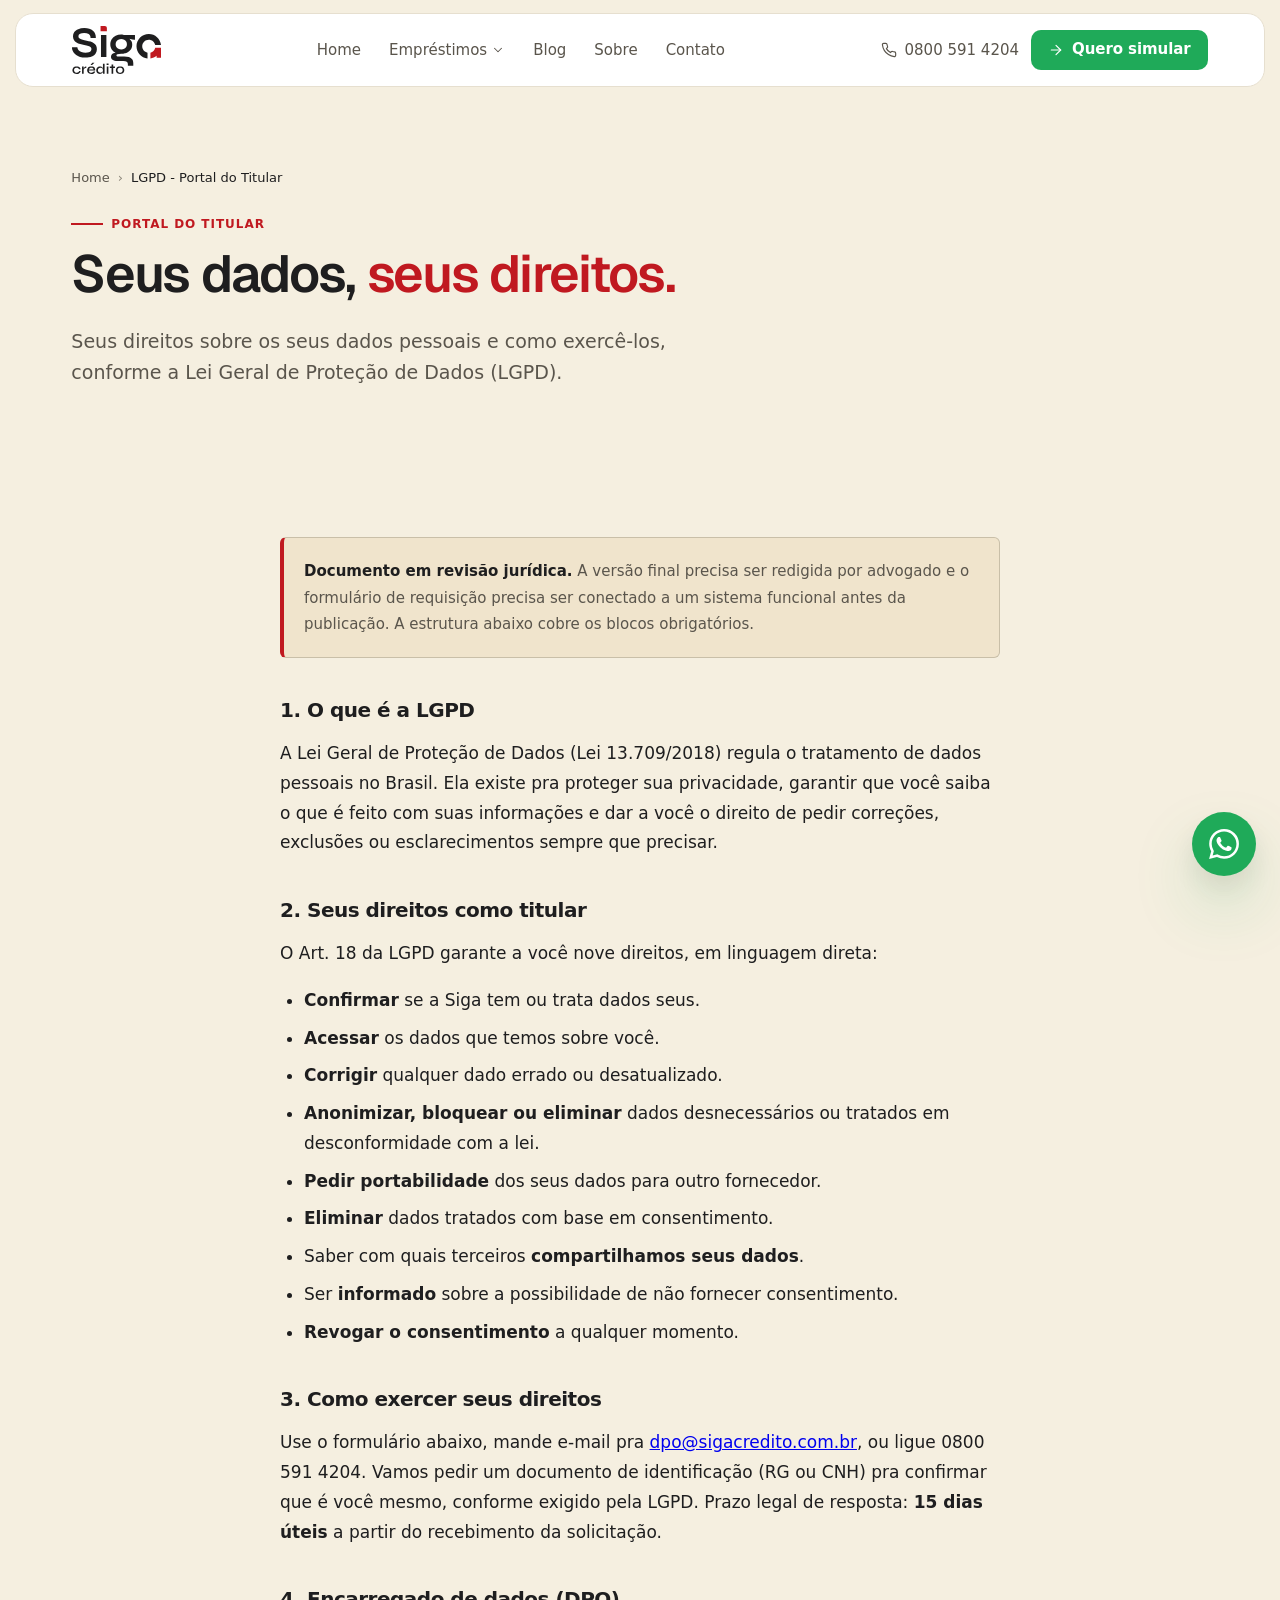
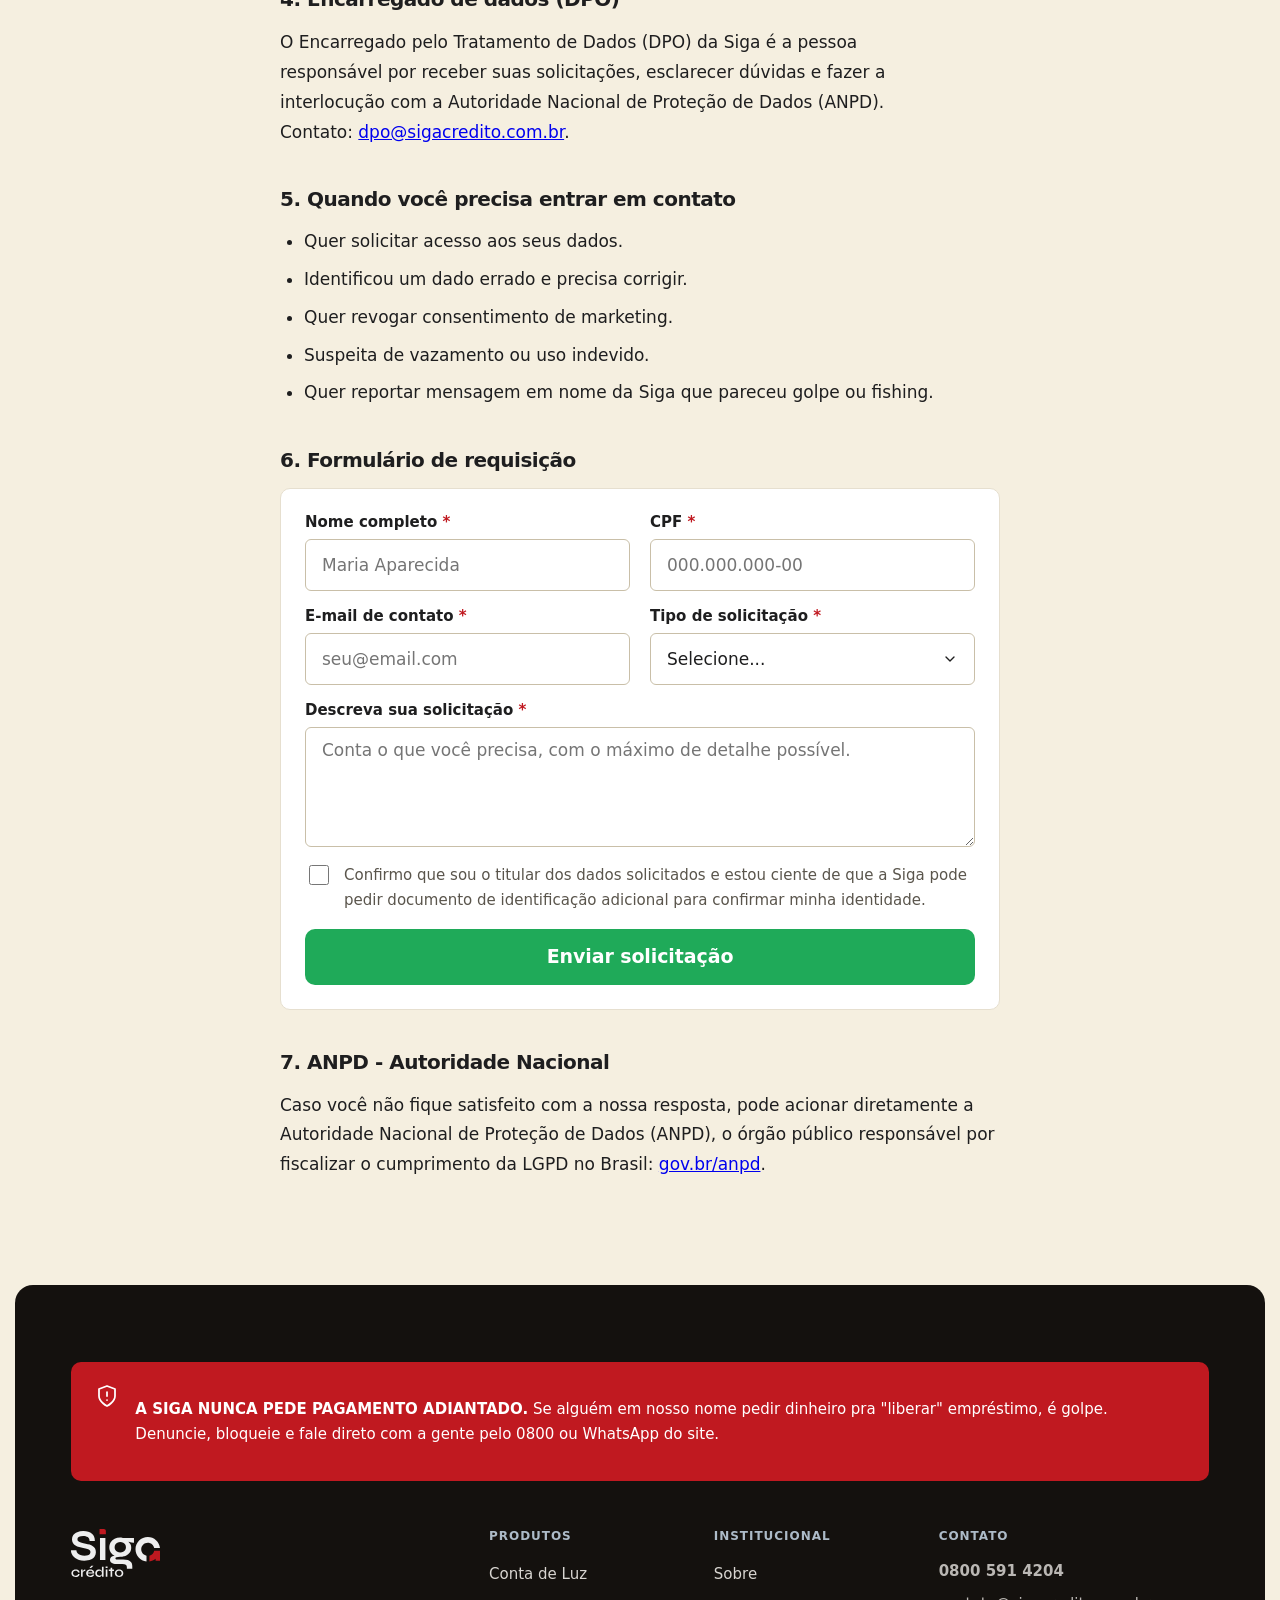
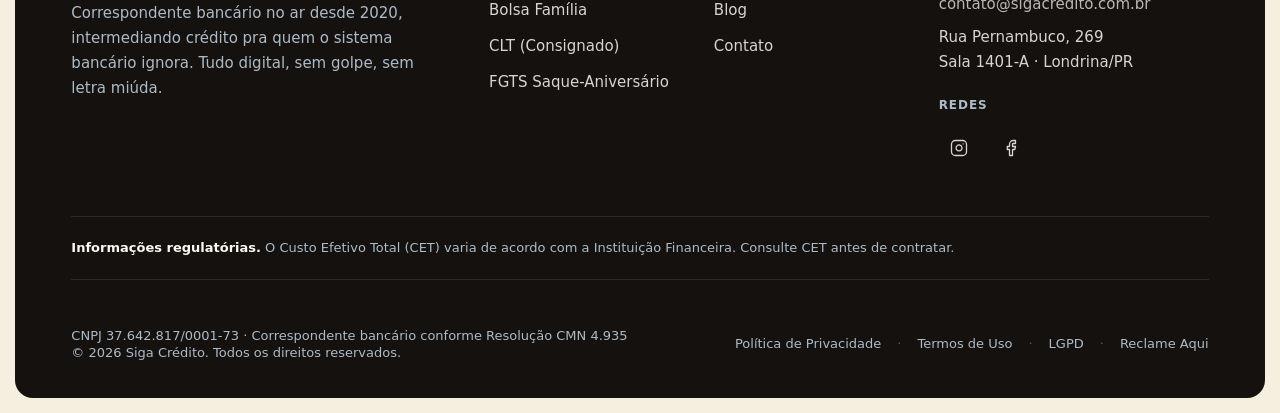
<file: lgpd.html>
<!DOCTYPE html>
<html lang="pt-BR">
<head>
<meta charset="UTF-8">
<meta name="viewport" content="width=device-width, initial-scale=1.0">
<title>Portal LGPD - Seus direitos sobre seus dados | Siga Crédito</title>
<meta name="description" content="Portal do titular para exercer seus direitos sobre dados pessoais conforme a Lei Geral de Proteção de Dados (LGPD).">
<meta name="theme-color" content="#FBF8F3">
<link rel="canonical" href="https://sigacredito.com.br/lgpd">

<link rel="preconnect" href="https://fonts.googleapis.com">
<link rel="preconnect" href="https://fonts.gstatic.com" crossorigin>
<link rel="preconnect" href="https://api.fontshare.com" crossorigin>
<link href="https://fonts.googleapis.com/css2?family=Geist:wght@400;600;700&display=swap" rel="stylesheet">
<link href="https://api.fontshare.com/v2/css?f[]=general-sans@400,500,600&display=swap" rel="stylesheet">

<link rel="stylesheet" href="design_system/tokens.css">
<link rel="stylesheet" href="css/custom.css">
</head>
<body>

<a class="skip-link" href="#main">Pular para o conteúdo</a>

<header class="site-header">
  <div class="container">
    <a href="index.html" class="site-logo"><img src="my_brand_assets/Logo/Stacked/Dark - on Light BG.svg" alt="Siga Crédito" width="89" height="48"></a>
    <nav class="main-nav" aria-label="Principal">
      <a class="nav-link" href="index.html" data-nav-key="home">Home</a>
      <div class="nav-dropdown" aria-expanded="false">
        <button class="nav-link nav-dropdown-trigger" data-nav-key="produtos" aria-haspopup="true">Empréstimos <svg width="14" height="14" viewBox="0 0 24 24" fill="none" stroke="currentColor" stroke-width="1.75" stroke-linecap="round" stroke-linejoin="round" aria-hidden="true"><polyline points="6 9 12 15 18 9"/></svg></button>
        <div class="nav-dropdown-menu" role="menu">
          <a class="dropdown-item" href="conta-de-luz.html" role="menuitem"><span class="dropdown-item-title">Conta de Luz</span><span class="dropdown-item-sub">De R$ 400 a R$ 4.000 · Dinheiro em 24h</span></a>
          <a class="dropdown-item" href="bolsa-familia.html" role="menuitem"><span class="dropdown-item-title">Bolsa Família</span><span class="dropdown-item-sub">Até R$ 750 · Sem desconto no benefício</span></a>
          <a class="dropdown-item" href="clt.html" role="menuitem"><span class="dropdown-item-title">CLT (Consignado)</span><span class="dropdown-item-sub">De R$ 1.000 a R$ 25.000 · Em 48x</span></a>
          <a class="dropdown-item" href="fgts.html" role="menuitem"><span class="dropdown-item-title">FGTS Saque-Aniversário</span><span class="dropdown-item-sub">Até R$ 29.000 · Dinheiro em 1h30</span></a>
        </div>
      </div>
      <a class="nav-link" href="blog/index.html" data-nav-key="blog">Blog</a>
      <a class="nav-link" href="sobre.html" data-nav-key="sobre">Sobre</a>
      <a class="nav-link" href="contato.html" data-nav-key="contato">Contato</a>
    </nav>
    <div class="header-actions">
      <a class="header-phone" href="tel:08005914204"><svg width="16" height="16" viewBox="0 0 24 24" fill="none" stroke="currentColor" stroke-width="1.75" stroke-linecap="round" stroke-linejoin="round" aria-hidden="true"><path d="M22 16.92v3a2 2 0 0 1-2.18 2 19.79 19.79 0 0 1-8.63-3.07 19.5 19.5 0 0 1-6-6 19.79 19.79 0 0 1-3.07-8.67A2 2 0 0 1 4.11 2h3a2 2 0 0 1 2 1.72 12.84 12.84 0 0 0 .7 2.81 2 2 0 0 1-.45 2.11L8.09 9.91a16 16 0 0 0 6 6l1.27-1.27a2 2 0 0 1 2.11-.45 12.84 12.84 0 0 0 2.81.7A2 2 0 0 1 22 16.92z"/></svg> 0800 591 4204</a>
      <button type="button" class="btn btn-primary btn-sm" data-open-modal><svg class="icon icon-sm" viewBox="0 0 24 24" fill="none" stroke="currentColor" stroke-width="1.75" stroke-linecap="round" stroke-linejoin="round" aria-hidden="true"><line x1="5" y1="12" x2="19" y2="12"/><polyline points="12 5 19 12 12 19"/></svg> Quero simular</button>
      <button class="menu-toggle" data-menu-toggle aria-label="Abrir menu" aria-expanded="false"><svg width="22" height="22" viewBox="0 0 24 24" fill="none" stroke="currentColor" stroke-width="1.75" stroke-linecap="round" stroke-linejoin="round" aria-hidden="true"><line x1="3" y1="6" x2="21" y2="6"/><line x1="3" y1="12" x2="21" y2="12"/><line x1="3" y1="18" x2="21" y2="18"/></svg></button>
    </div>
  </div>
</header>

<div class="mobile-menu" data-mobile-menu aria-hidden="true" role="dialog" aria-label="Menu">
  <div class="mobile-menu-header">
    <a href="index.html" class="site-logo"><img src="my_brand_assets/Logo/Stacked/Dark - on Light BG.svg" alt="Siga Crédito" width="83" height="45"></a>
    <button class="menu-toggle" data-menu-close aria-label="Fechar menu"><svg width="22" height="22" viewBox="0 0 24 24" fill="none" stroke="currentColor" stroke-width="1.75" stroke-linecap="round" stroke-linejoin="round" aria-hidden="true"><line x1="18" y1="6" x2="6" y2="18"/><line x1="6" y1="6" x2="18" y2="18"/></svg></button>
  </div>
  <nav aria-label="Menu mobile">
    <a href="index.html">Home</a>
    <details><summary>Empréstimos <svg width="18" height="18" viewBox="0 0 24 24" fill="none" stroke="currentColor" stroke-width="1.75" stroke-linecap="round" stroke-linejoin="round" aria-hidden="true"><polyline points="6 9 12 15 18 9"/></svg></summary><div class="submenu"><a href="conta-de-luz.html">Conta de Luz<span>De R$ 400 a R$ 4.000</span></a><a href="bolsa-familia.html">Bolsa Família<span>Até R$ 750</span></a><a href="clt.html">CLT (Consignado)<span>De R$ 1.000 a R$ 25.000</span></a><a href="fgts.html">FGTS Saque-Aniversário<span>Até R$ 29.000</span></a></div></details>
    <a href="blog/index.html">Blog</a>
    <a href="sobre.html">Sobre</a>
    <a href="contato.html">Contato</a>
  </nav>
  <div class="mobile-menu-cta">
    <button type="button" class="btn btn-primary btn-lg" data-open-modal>Quero simular</button>
    <a class="btn btn-ghost btn-lg" href="tel:08005914204">Ligar grátis · 0800 591 4204</a>
  </div>
</div>

<main id="main" class="page-stack">

  <section class="hero hero-center">
    <div class="container measure-wide">
      <nav class="breadcrumb"><a href="index.html">Home</a><span class="sep">›</span><span aria-current="page">LGPD - Portal do Titular</span></nav>
      <span class="hero-eyebrow">Portal do titular</span>
      <h1 class="hero-headline text-balance" style="font-size: var(--fs-h1);">Seus dados, <em>seus direitos.</em></h1>
      <p class="hero-lead">Seus direitos sobre os seus dados pessoais e como exercê-los, conforme a Lei Geral de Proteção de Dados (LGPD).</p>
    </div>
  </section>

  <section class="section-sm">
    <div class="container">
      <article class="legal">
        <div class="legal-placeholder">
          <strong style="color: var(--brand-ink);">Documento em revisão jurídica.</strong> A versão final precisa ser redigida por advogado e o formulário de requisição precisa ser conectado a um sistema funcional antes da publicação. A estrutura abaixo cobre os blocos obrigatórios.
        </div>

        <h2>1. O que é a LGPD</h2>
        <p>A Lei Geral de Proteção de Dados (Lei 13.709/2018) regula o tratamento de dados pessoais no Brasil. Ela existe pra proteger sua privacidade, garantir que você saiba o que é feito com suas informações e dar a você o direito de pedir correções, exclusões ou esclarecimentos sempre que precisar.</p>

        <h2>2. Seus direitos como titular</h2>
        <p>O Art. 18 da LGPD garante a você nove direitos, em linguagem direta:</p>
        <ul>
          <li><strong>Confirmar</strong> se a Siga tem ou trata dados seus.</li>
          <li><strong>Acessar</strong> os dados que temos sobre você.</li>
          <li><strong>Corrigir</strong> qualquer dado errado ou desatualizado.</li>
          <li><strong>Anonimizar, bloquear ou eliminar</strong> dados desnecessários ou tratados em desconformidade com a lei.</li>
          <li><strong>Pedir portabilidade</strong> dos seus dados para outro fornecedor.</li>
          <li><strong>Eliminar</strong> dados tratados com base em consentimento.</li>
          <li>Saber com quais terceiros <strong>compartilhamos seus dados</strong>.</li>
          <li>Ser <strong>informado</strong> sobre a possibilidade de não fornecer consentimento.</li>
          <li><strong>Revogar o consentimento</strong> a qualquer momento.</li>
        </ul>

        <h2>3. Como exercer seus direitos</h2>
        <p>Use o formulário abaixo, mande e-mail pra <a href="mailto:dpo@sigacredito.com.br">dpo@sigacredito.com.br</a>, ou ligue 0800 591 4204. Vamos pedir um documento de identificação (RG ou CNH) pra confirmar que é você mesmo, conforme exigido pela LGPD. Prazo legal de resposta: <strong>15 dias úteis</strong> a partir do recebimento da solicitação.</p>

        <h2>4. Encarregado de dados (DPO)</h2>
        <p>O Encarregado pelo Tratamento de Dados (DPO) da Siga é a pessoa responsável por receber suas solicitações, esclarecer dúvidas e fazer a interlocução com a Autoridade Nacional de Proteção de Dados (ANPD). Contato: <a href="mailto:dpo@sigacredito.com.br">dpo@sigacredito.com.br</a>.</p>

        <h2>5. Quando você precisa entrar em contato</h2>
        <ul>
          <li>Quer solicitar acesso aos seus dados.</li>
          <li>Identificou um dado errado e precisa corrigir.</li>
          <li>Quer revogar consentimento de marketing.</li>
          <li>Suspeita de vazamento ou uso indevido.</li>
          <li>Quer reportar mensagem em nome da Siga que pareceu golpe ou fishing.</li>
        </ul>

        <h2>6. Formulário de requisição</h2>
        <form data-form class="card" style="padding: var(--s-6); display: flex; flex-direction: column; gap: var(--s-4); margin-top: var(--s-4);" novalidate>
          <div class="form-row two-col">
            <div class="field"><label class="input-label field-required" for="lgpd-nome">Nome completo</label><input class="input" type="text" id="lgpd-nome" name="nome" placeholder="Maria Aparecida" required></div>
            <div class="field"><label class="input-label field-required" for="lgpd-cpf">CPF</label><input class="input" type="text" id="lgpd-cpf" name="cpf" placeholder="000.000.000-00" required></div>
          </div>
          <div class="form-row two-col">
            <div class="field"><label class="input-label field-required" for="lgpd-email">E-mail de contato</label><input class="input" type="email" id="lgpd-email" name="email" placeholder="seu@email.com" required></div>
            <div class="field">
              <label class="input-label field-required" for="lgpd-tipo">Tipo de solicitação</label>
              <select class="input" id="lgpd-tipo" name="tipo" required>
                <option value="">Selecione...</option>
                <option>Confirmação de tratamento</option>
                <option>Acesso aos dados</option>
                <option>Correção de dados</option>
                <option>Eliminação / anonimização</option>
                <option>Portabilidade</option>
                <option>Revogação de consentimento</option>
                <option>Reportar incidente / suspeita de vazamento</option>
                <option>Outro</option>
              </select>
            </div>
          </div>
          <div class="field"><label class="input-label field-required" for="lgpd-msg">Descreva sua solicitação</label><textarea class="input" id="lgpd-msg" name="mensagem" placeholder="Conta o que você precisa, com o máximo de detalhe possível." required></textarea></div>
          <input class="honeypot" type="text" name="website" tabindex="-1" autocomplete="off" aria-hidden="true">
          <label class="consent"><input type="checkbox" name="consent" required><span>Confirmo que sou o titular dos dados solicitados e estou ciente de que a Siga pode pedir documento de identificação adicional para confirmar minha identidade.</span></label>
          <button type="submit" class="btn btn-primary btn-lg" style="justify-content: center;">Enviar solicitação</button>
          <p data-form-status hidden style="color: var(--cta-green-deep); font: 600 var(--fs-small) var(--font-text); text-align: center;"></p>
        </form>

        <h2>7. ANPD - Autoridade Nacional</h2>
        <p>Caso você não fique satisfeito com a nossa resposta, pode acionar diretamente a Autoridade Nacional de Proteção de Dados (ANPD), o órgão público responsável por fiscalizar o cumprimento da LGPD no Brasil: <a href="https://www.gov.br/anpd" rel="noopener noreferrer" target="_blank">gov.br/anpd</a>.</p>
      </article>
    </div>
  </section>

</main>

<footer class="site-footer">
  <div class="container">
    <div class="footer-anti-fraud">
      <svg width="24" height="24" viewBox="0 0 24 24" fill="none" stroke="currentColor" stroke-width="1.75" stroke-linecap="round" stroke-linejoin="round" aria-hidden="true"><path d="M12 22s8-4 8-10V5l-8-3-8 3v7c0 6 8 10 8 10z"/><line x1="12" y1="8" x2="12" y2="12"/><line x1="12" y1="16" x2="12.01" y2="16"/></svg>
      <p><strong>A SIGA NUNCA PEDE PAGAMENTO ADIANTADO.</strong> Se alguém em nosso nome pedir dinheiro pra "liberar" empréstimo, é golpe. Denuncie, bloqueie e fale direto com a gente pelo 0800 ou WhatsApp do site.</p>
    </div>
    <div class="footer-grid">
      <div class="footer-brand"><a href="index.html" class="site-logo"><img src="my_brand_assets/Logo/Stacked/Light - on Dark BG.svg" alt="Siga Crédito" width="118" height="64"></a><p>Correspondente bancário no ar desde 2020, intermediando crédito pra quem o sistema bancário ignora. Tudo digital, sem golpe, sem letra miúda.</p></div>
      <div class="footer-col"><h4>Produtos</h4><ul><li><a href="conta-de-luz.html">Conta de Luz</a></li><li><a href="bolsa-familia.html">Bolsa Família</a></li><li><a href="clt.html">CLT (Consignado)</a></li><li><a href="fgts.html">FGTS Saque-Aniversário</a></li></ul></div>
      <div class="footer-col"><h4>Institucional</h4><ul><li><a href="sobre.html">Sobre</a></li><li><a href="blog/index.html">Blog</a></li><li><a href="contato.html">Contato</a></li></ul></div>
      <div class="footer-col footer-contact"><h4>Contato</h4><ul><li><a href="tel:08005914204"><strong>0800 591 4204</strong></a></li><li><a href="mailto:contato@sigacredito.com.br">contato@sigacredito.com.br</a></li><li>Rua Pernambuco, 269<br>Sala 1401-A · Londrina/PR</li></ul>
        <h4 style="margin-top: var(--s-6);">Redes</h4>
        <div class="socials">
          <a href="https://www.instagram.com/sigacredito" class="social-icon" aria-label="Instagram" rel="noopener noreferrer" target="_blank"><svg width="18" height="18" viewBox="0 0 24 24" fill="none" stroke="currentColor" stroke-width="1.75" stroke-linecap="round" stroke-linejoin="round" aria-hidden="true"><rect x="2" y="2" width="20" height="20" rx="5" ry="5"/><path d="M16 11.37A4 4 0 1 1 12.63 8 4 4 0 0 1 16 11.37z"/><line x1="17.5" y1="6.5" x2="17.51" y2="6.5"/></svg></a>
          <a href="https://www.facebook.com/sigacredito" class="social-icon" aria-label="Facebook" rel="noopener noreferrer" target="_blank"><svg width="18" height="18" viewBox="0 0 24 24" fill="none" stroke="currentColor" stroke-width="1.75" stroke-linecap="round" stroke-linejoin="round" aria-hidden="true"><path d="M18 2h-3a5 5 0 0 0-5 5v3H7v4h3v8h4v-8h3l1-4h-4V7a1 1 0 0 1 1-1h3z"/></svg></a>
        </div></div>
    </div>
    <div class="footer-reg"><strong style="color: var(--text-on-dark);">Informações regulatórias.</strong> O Custo Efetivo Total (CET) varia de acordo com a Instituição Financeira. Consulte CET antes de contratar.</div>
    <div class="footer-bottom">
      <div class="footer-bottom-meta">
        <p>CNPJ 37.642.817/0001-73 · Correspondente bancário conforme Resolução CMN 4.935</p>
        <p>© <span data-year>2026</span> Siga Crédito. Todos os direitos reservados.</p>
      </div>
      <div class="footer-legal">
        <a href="privacidade.html">Política de Privacidade</a><span class="sep">·</span>
        <a href="termos.html">Termos de Uso</a><span class="sep">·</span>
        <a href="lgpd.html">LGPD</a><span class="sep">·</span>
        <a href="https://www.reclameaqui.com.br/empresa/siga-credito/" rel="noopener noreferrer" target="_blank">Reclame Aqui</a>
      </div>
    </div>
  </div>
</footer>

<a class="fab" href="https://wa.me/5543988014727" rel="noopener" target="_blank" aria-label="Falar pelo WhatsApp"><svg width="30" height="30" viewBox="0 0 24 24" fill="currentColor" aria-hidden="true"><path d="M17.472 14.382c-.297-.149-1.758-.867-2.03-.967-.273-.099-.471-.148-.67.15-.197.297-.767.966-.94 1.164-.173.199-.347.223-.644.075-.297-.15-1.255-.463-2.39-1.475-.883-.788-1.48-1.761-1.653-2.059-.173-.297-.018-.458.13-.606.134-.133.298-.347.446-.52.149-.174.198-.298.298-.497.099-.198.05-.371-.025-.52-.075-.149-.669-1.612-.916-2.207-.242-.579-.487-.5-.669-.51l-.57-.01c-.198 0-.52.074-.792.372-.272.297-1.04 1.016-1.04 2.479 0 1.462 1.065 2.875 1.213 3.074.149.198 2.096 3.2 5.077 4.487.71.306 1.263.489 1.694.625.712.227 1.36.195 1.872.118.571-.085 1.758-.719 2.006-1.413.247-.694.247-1.289.173-1.413-.074-.124-.272-.198-.57-.347M12.05 21.785h-.004a9.87 9.87 0 0 1-5.031-1.378l-.361-.214-3.741.982.998-3.648-.235-.374a9.86 9.86 0 0 1-1.51-5.26c.002-5.45 4.436-9.884 9.888-9.884 2.64 0 5.122 1.03 6.988 2.898a9.825 9.825 0 0 1 2.893 6.994c-.003 5.45-4.437 9.884-9.885 9.884m8.413-18.297A11.815 11.815 0 0 0 12.05 0C5.495 0 .16 5.335.157 11.892c0 2.096.547 4.142 1.588 5.945L.057 24l6.305-1.654a11.882 11.882 0 0 0 5.683 1.448h.005c6.554 0 11.89-5.335 11.893-11.893a11.821 11.821 0 0 0-3.48-8.413"/></svg></a>

<script src="js/main.js?v=6" defer></script>
</body>
</html>
</file>
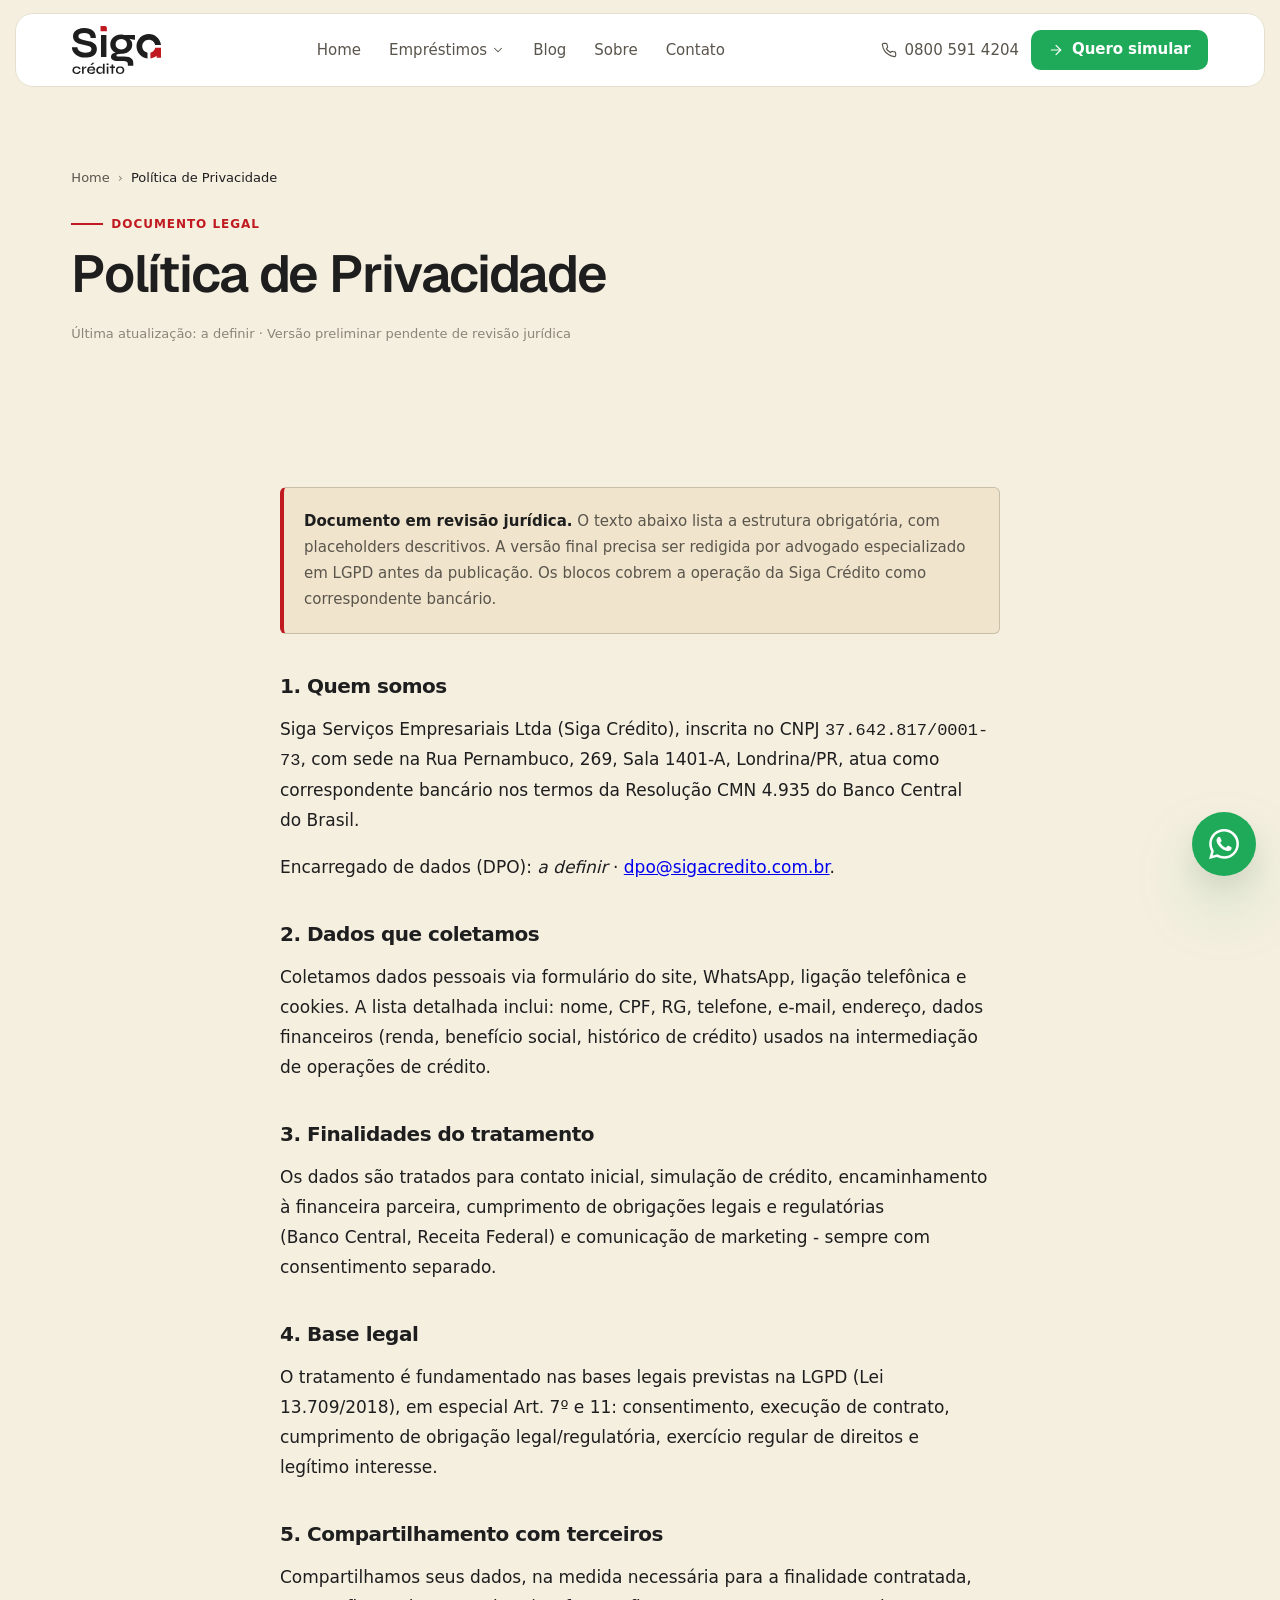
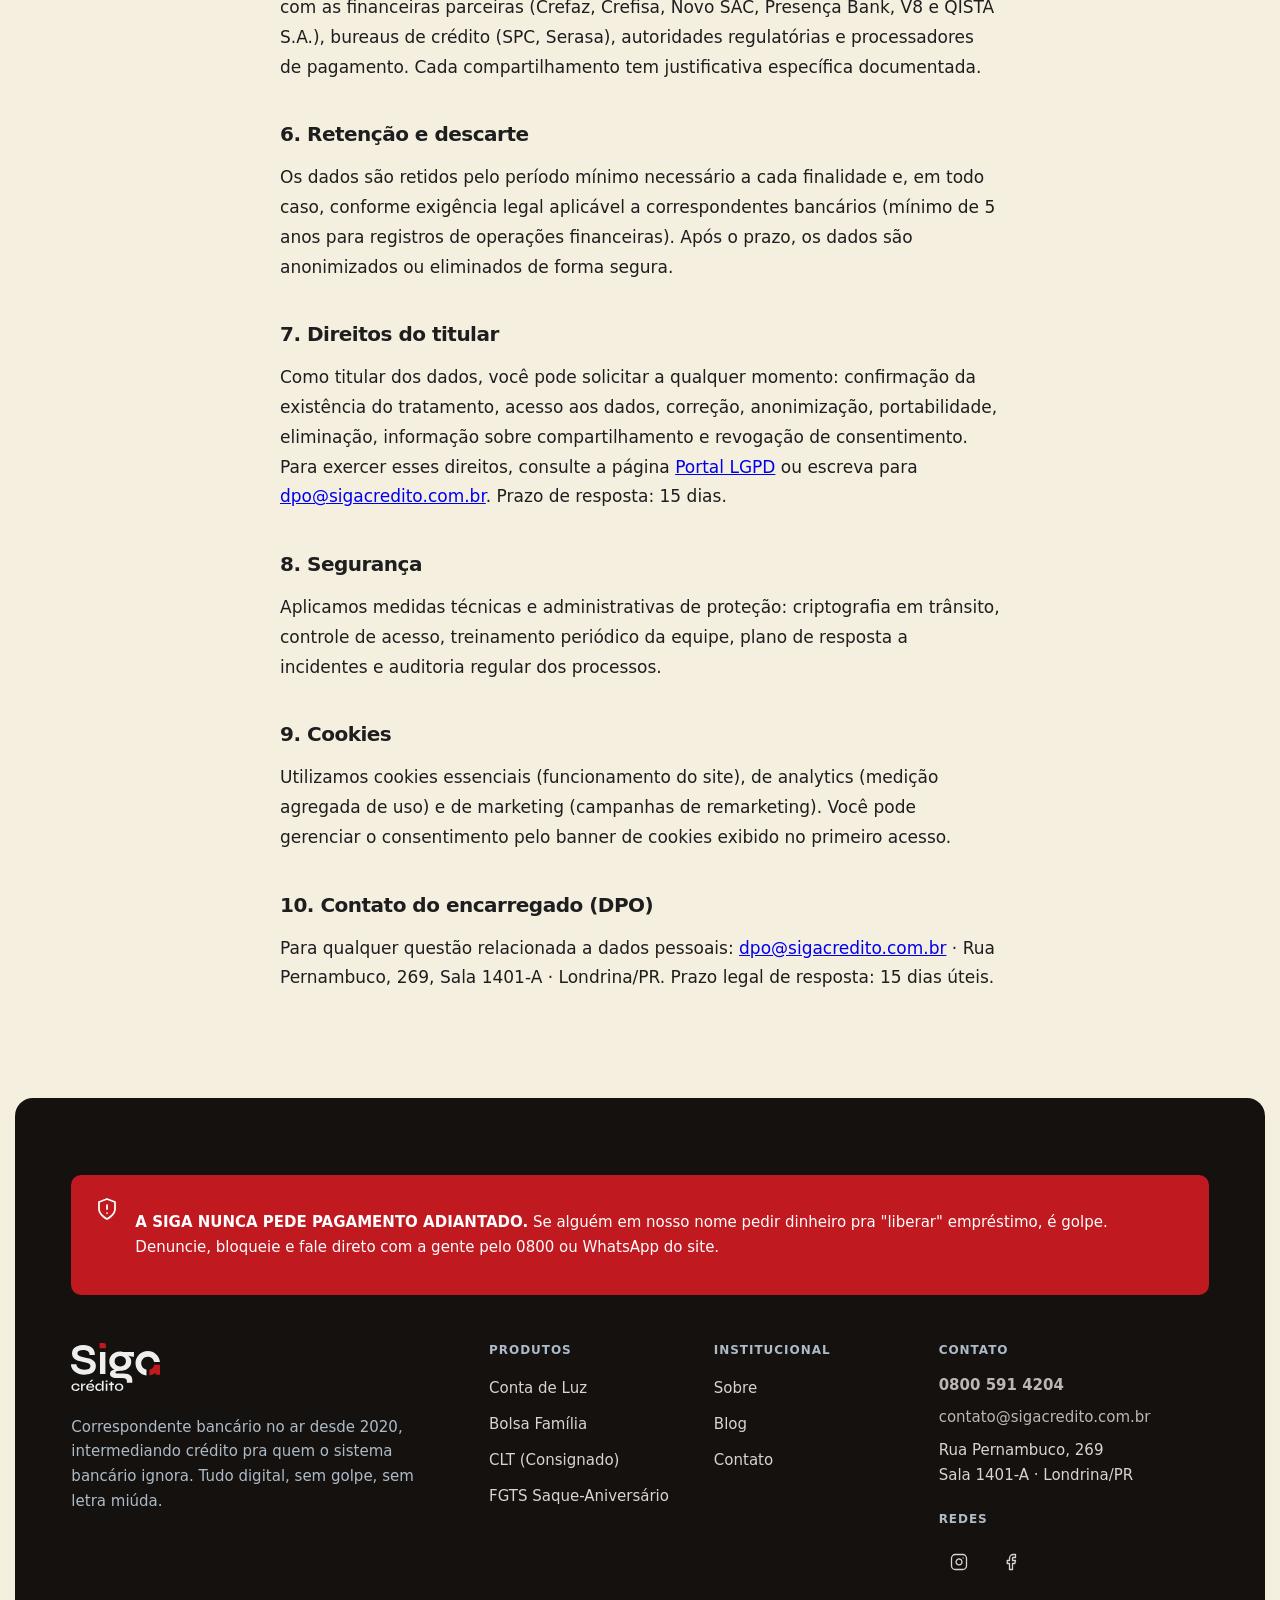
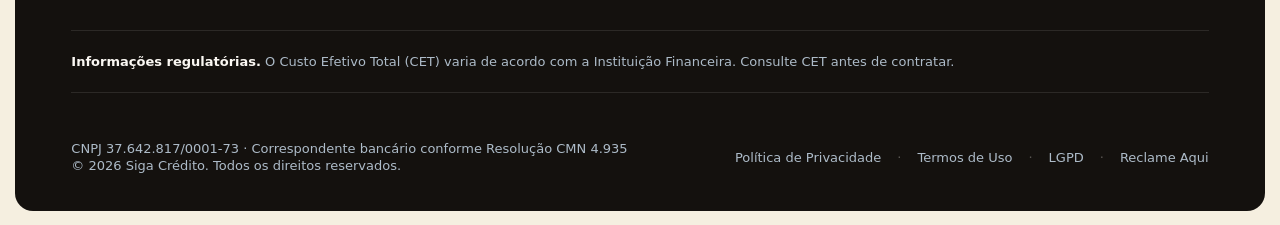
<file: privacidade.html>
<!DOCTYPE html>
<html lang="pt-BR">
<head>
<meta charset="UTF-8">
<meta name="viewport" content="width=device-width, initial-scale=1.0">
<title>Política de Privacidade | Siga Crédito</title>
<meta name="description" content="Como a Siga Crédito coleta, usa, compartilha e protege seus dados pessoais. Política conforme Lei Geral de Proteção de Dados (LGPD).">
<meta name="theme-color" content="#FBF8F3">
<meta name="robots" content="index,follow">
<link rel="canonical" href="https://sigacredito.com.br/privacidade">

<link rel="preconnect" href="https://fonts.googleapis.com">
<link rel="preconnect" href="https://fonts.gstatic.com" crossorigin>
<link rel="preconnect" href="https://api.fontshare.com" crossorigin>
<link href="https://fonts.googleapis.com/css2?family=Geist:wght@400;600;700&display=swap" rel="stylesheet">
<link href="https://api.fontshare.com/v2/css?f[]=general-sans@400,500,600&display=swap" rel="stylesheet">

<link rel="stylesheet" href="design_system/tokens.css">
<link rel="stylesheet" href="css/custom.css">
</head>
<body>

<a class="skip-link" href="#main">Pular para o conteúdo</a>

<header class="site-header">
  <div class="container">
    <a href="index.html" class="site-logo"><img src="my_brand_assets/Logo/Stacked/Dark - on Light BG.svg" alt="Siga Crédito" width="89" height="48"></a>
    <nav class="main-nav" aria-label="Principal">
      <a class="nav-link" href="index.html" data-nav-key="home">Home</a>
      <div class="nav-dropdown" aria-expanded="false">
        <button class="nav-link nav-dropdown-trigger" data-nav-key="produtos" aria-haspopup="true">Empréstimos <svg width="14" height="14" viewBox="0 0 24 24" fill="none" stroke="currentColor" stroke-width="1.75" stroke-linecap="round" stroke-linejoin="round" aria-hidden="true"><polyline points="6 9 12 15 18 9"/></svg></button>
        <div class="nav-dropdown-menu" role="menu">
          <a class="dropdown-item" href="conta-de-luz.html" role="menuitem"><span class="dropdown-item-title">Conta de Luz</span><span class="dropdown-item-sub">De R$ 400 a R$ 4.000 · Dinheiro em 24h</span></a>
          <a class="dropdown-item" href="bolsa-familia.html" role="menuitem"><span class="dropdown-item-title">Bolsa Família</span><span class="dropdown-item-sub">Até R$ 750 · Sem desconto no benefício</span></a>
          <a class="dropdown-item" href="clt.html" role="menuitem"><span class="dropdown-item-title">CLT (Consignado)</span><span class="dropdown-item-sub">De R$ 1.000 a R$ 25.000 · Em 48x</span></a>
          <a class="dropdown-item" href="fgts.html" role="menuitem"><span class="dropdown-item-title">FGTS Saque-Aniversário</span><span class="dropdown-item-sub">Até R$ 29.000 · Dinheiro em 1h30</span></a>
        </div>
      </div>
      <a class="nav-link" href="blog/index.html" data-nav-key="blog">Blog</a>
      <a class="nav-link" href="sobre.html" data-nav-key="sobre">Sobre</a>
      <a class="nav-link" href="contato.html" data-nav-key="contato">Contato</a>
    </nav>
    <div class="header-actions">
      <a class="header-phone" href="tel:08005914204"><svg width="16" height="16" viewBox="0 0 24 24" fill="none" stroke="currentColor" stroke-width="1.75" stroke-linecap="round" stroke-linejoin="round" aria-hidden="true"><path d="M22 16.92v3a2 2 0 0 1-2.18 2 19.79 19.79 0 0 1-8.63-3.07 19.5 19.5 0 0 1-6-6 19.79 19.79 0 0 1-3.07-8.67A2 2 0 0 1 4.11 2h3a2 2 0 0 1 2 1.72 12.84 12.84 0 0 0 .7 2.81 2 2 0 0 1-.45 2.11L8.09 9.91a16 16 0 0 0 6 6l1.27-1.27a2 2 0 0 1 2.11-.45 12.84 12.84 0 0 0 2.81.7A2 2 0 0 1 22 16.92z"/></svg> 0800 591 4204</a>
      <button type="button" class="btn btn-primary btn-sm" data-open-modal><svg class="icon icon-sm" viewBox="0 0 24 24" fill="none" stroke="currentColor" stroke-width="1.75" stroke-linecap="round" stroke-linejoin="round" aria-hidden="true"><line x1="5" y1="12" x2="19" y2="12"/><polyline points="12 5 19 12 12 19"/></svg> Quero simular</button>
      <button class="menu-toggle" data-menu-toggle aria-label="Abrir menu" aria-expanded="false"><svg width="22" height="22" viewBox="0 0 24 24" fill="none" stroke="currentColor" stroke-width="1.75" stroke-linecap="round" stroke-linejoin="round" aria-hidden="true"><line x1="3" y1="6" x2="21" y2="6"/><line x1="3" y1="12" x2="21" y2="12"/><line x1="3" y1="18" x2="21" y2="18"/></svg></button>
    </div>
  </div>
</header>

<div class="mobile-menu" data-mobile-menu aria-hidden="true" role="dialog" aria-label="Menu">
  <div class="mobile-menu-header">
    <a href="index.html" class="site-logo"><img src="my_brand_assets/Logo/Stacked/Dark - on Light BG.svg" alt="Siga Crédito" width="83" height="45"></a>
    <button class="menu-toggle" data-menu-close aria-label="Fechar menu"><svg width="22" height="22" viewBox="0 0 24 24" fill="none" stroke="currentColor" stroke-width="1.75" stroke-linecap="round" stroke-linejoin="round" aria-hidden="true"><line x1="18" y1="6" x2="6" y2="18"/><line x1="6" y1="6" x2="18" y2="18"/></svg></button>
  </div>
  <nav aria-label="Menu mobile">
    <a href="index.html">Home</a>
    <details><summary>Empréstimos <svg width="18" height="18" viewBox="0 0 24 24" fill="none" stroke="currentColor" stroke-width="1.75" stroke-linecap="round" stroke-linejoin="round" aria-hidden="true"><polyline points="6 9 12 15 18 9"/></svg></summary><div class="submenu"><a href="conta-de-luz.html">Conta de Luz<span>De R$ 400 a R$ 4.000</span></a><a href="bolsa-familia.html">Bolsa Família<span>Até R$ 750</span></a><a href="clt.html">CLT (Consignado)<span>De R$ 1.000 a R$ 25.000</span></a><a href="fgts.html">FGTS Saque-Aniversário<span>Até R$ 29.000</span></a></div></details>
    <a href="blog/index.html">Blog</a>
    <a href="sobre.html">Sobre</a>
    <a href="contato.html">Contato</a>
  </nav>
  <div class="mobile-menu-cta">
    <button type="button" class="btn btn-primary btn-lg" data-open-modal>Quero simular</button>
    <a class="btn btn-ghost btn-lg" href="tel:08005914204">Ligar grátis · 0800 591 4204</a>
  </div>
</div>

<main id="main" class="page-stack">

  <section class="hero hero-center">
    <div class="container measure-wide">
      <nav class="breadcrumb"><a href="index.html">Home</a><span class="sep">›</span><span aria-current="page">Política de Privacidade</span></nav>
      <span class="hero-eyebrow">Documento legal</span>
      <h1 class="hero-headline text-balance" style="font-size: var(--fs-h1);">Política de Privacidade</h1>
      <p class="legal-meta">Última atualização: a definir · Versão preliminar pendente de revisão jurídica</p>
    </div>
  </section>

  <section class="section-sm">
    <div class="container">
      <article class="legal">
        <div class="legal-placeholder">
          <strong style="color: var(--brand-ink);">Documento em revisão jurídica.</strong> O texto abaixo lista a estrutura obrigatória, com placeholders descritivos. A versão final precisa ser redigida por advogado especializado em LGPD antes da publicação. Os blocos cobrem a operação da Siga Crédito como correspondente bancário.
        </div>

        <h2>1. Quem somos</h2>
        <p>Siga Serviços Empresariais Ltda (Siga Crédito), inscrita no CNPJ <span class="mono">37.642.817/0001-73</span>, com sede na Rua Pernambuco, 269, Sala 1401-A, Londrina/PR, atua como correspondente bancário nos termos da Resolução CMN 4.935 do Banco Central do Brasil.</p>
        <p>Encarregado de dados (DPO): <em>a definir</em> · <a href="mailto:dpo@sigacredito.com.br">dpo@sigacredito.com.br</a>.</p>

        <h2>2. Dados que coletamos</h2>
        <p>Coletamos dados pessoais via formulário do site, WhatsApp, ligação telefônica e cookies. A lista detalhada inclui: nome, CPF, RG, telefone, e-mail, endereço, dados financeiros (renda, benefício social, histórico de crédito) usados na intermediação de operações de crédito.</p>

        <h2>3. Finalidades do tratamento</h2>
        <p>Os dados são tratados para contato inicial, simulação de crédito, encaminhamento à financeira parceira, cumprimento de obrigações legais e regulatórias (Banco Central, Receita Federal) e comunicação de marketing - sempre com consentimento separado.</p>

        <h2>4. Base legal</h2>
        <p>O tratamento é fundamentado nas bases legais previstas na LGPD (Lei 13.709/2018), em especial Art. 7º e 11: consentimento, execução de contrato, cumprimento de obrigação legal/regulatória, exercício regular de direitos e legítimo interesse.</p>

        <h2>5. Compartilhamento com terceiros</h2>
        <p>Compartilhamos seus dados, na medida necessária para a finalidade contratada, com as financeiras parceiras (Crefaz, Crefisa, Novo SAC, Presença Bank, V8 e QISTA S.A.), bureaus de crédito (SPC, Serasa), autoridades regulatórias e processadores de pagamento. Cada compartilhamento tem justificativa específica documentada.</p>

        <h2>6. Retenção e descarte</h2>
        <p>Os dados são retidos pelo período mínimo necessário a cada finalidade e, em todo caso, conforme exigência legal aplicável a correspondentes bancários (mínimo de 5 anos para registros de operações financeiras). Após o prazo, os dados são anonimizados ou eliminados de forma segura.</p>

        <h2>7. Direitos do titular</h2>
        <p>Como titular dos dados, você pode solicitar a qualquer momento: confirmação da existência do tratamento, acesso aos dados, correção, anonimização, portabilidade, eliminação, informação sobre compartilhamento e revogação de consentimento. Para exercer esses direitos, consulte a página <a href="lgpd.html">Portal LGPD</a> ou escreva para <a href="mailto:dpo@sigacredito.com.br">dpo@sigacredito.com.br</a>. Prazo de resposta: 15 dias.</p>

        <h2>8. Segurança</h2>
        <p>Aplicamos medidas técnicas e administrativas de proteção: criptografia em trânsito, controle de acesso, treinamento periódico da equipe, plano de resposta a incidentes e auditoria regular dos processos.</p>

        <h2>9. Cookies</h2>
        <p>Utilizamos cookies essenciais (funcionamento do site), de analytics (medição agregada de uso) e de marketing (campanhas de remarketing). Você pode gerenciar o consentimento pelo banner de cookies exibido no primeiro acesso.</p>

        <h2>10. Contato do encarregado (DPO)</h2>
        <p>Para qualquer questão relacionada a dados pessoais: <a href="mailto:dpo@sigacredito.com.br">dpo@sigacredito.com.br</a> · Rua Pernambuco, 269, Sala 1401-A · Londrina/PR. Prazo legal de resposta: 15 dias úteis.</p>
      </article>
    </div>
  </section>

</main>

<footer class="site-footer">
  <div class="container">
    <div class="footer-anti-fraud">
      <svg width="24" height="24" viewBox="0 0 24 24" fill="none" stroke="currentColor" stroke-width="1.75" stroke-linecap="round" stroke-linejoin="round" aria-hidden="true"><path d="M12 22s8-4 8-10V5l-8-3-8 3v7c0 6 8 10 8 10z"/><line x1="12" y1="8" x2="12" y2="12"/><line x1="12" y1="16" x2="12.01" y2="16"/></svg>
      <p><strong>A SIGA NUNCA PEDE PAGAMENTO ADIANTADO.</strong> Se alguém em nosso nome pedir dinheiro pra "liberar" empréstimo, é golpe. Denuncie, bloqueie e fale direto com a gente pelo 0800 ou WhatsApp do site.</p>
    </div>
    <div class="footer-grid">
      <div class="footer-brand"><a href="index.html" class="site-logo"><img src="my_brand_assets/Logo/Stacked/Light - on Dark BG.svg" alt="Siga Crédito" width="118" height="64"></a><p>Correspondente bancário no ar desde 2020, intermediando crédito pra quem o sistema bancário ignora. Tudo digital, sem golpe, sem letra miúda.</p></div>
      <div class="footer-col"><h4>Produtos</h4><ul><li><a href="conta-de-luz.html">Conta de Luz</a></li><li><a href="bolsa-familia.html">Bolsa Família</a></li><li><a href="clt.html">CLT (Consignado)</a></li><li><a href="fgts.html">FGTS Saque-Aniversário</a></li></ul></div>
      <div class="footer-col"><h4>Institucional</h4><ul><li><a href="sobre.html">Sobre</a></li><li><a href="blog/index.html">Blog</a></li><li><a href="contato.html">Contato</a></li></ul></div>
      <div class="footer-col footer-contact"><h4>Contato</h4><ul><li><a href="tel:08005914204"><strong>0800 591 4204</strong></a></li><li><a href="mailto:contato@sigacredito.com.br">contato@sigacredito.com.br</a></li><li>Rua Pernambuco, 269<br>Sala 1401-A · Londrina/PR</li></ul>
        <h4 style="margin-top: var(--s-6);">Redes</h4>
        <div class="socials">
          <a href="https://www.instagram.com/sigacredito" class="social-icon" aria-label="Instagram" rel="noopener noreferrer" target="_blank"><svg width="18" height="18" viewBox="0 0 24 24" fill="none" stroke="currentColor" stroke-width="1.75" stroke-linecap="round" stroke-linejoin="round" aria-hidden="true"><rect x="2" y="2" width="20" height="20" rx="5" ry="5"/><path d="M16 11.37A4 4 0 1 1 12.63 8 4 4 0 0 1 16 11.37z"/><line x1="17.5" y1="6.5" x2="17.51" y2="6.5"/></svg></a>
          <a href="https://www.facebook.com/sigacredito" class="social-icon" aria-label="Facebook" rel="noopener noreferrer" target="_blank"><svg width="18" height="18" viewBox="0 0 24 24" fill="none" stroke="currentColor" stroke-width="1.75" stroke-linecap="round" stroke-linejoin="round" aria-hidden="true"><path d="M18 2h-3a5 5 0 0 0-5 5v3H7v4h3v8h4v-8h3l1-4h-4V7a1 1 0 0 1 1-1h3z"/></svg></a>
        </div></div>
    </div>
    <div class="footer-reg"><strong style="color: var(--text-on-dark);">Informações regulatórias.</strong> O Custo Efetivo Total (CET) varia de acordo com a Instituição Financeira. Consulte CET antes de contratar.</div>
    <div class="footer-bottom">
      <div class="footer-bottom-meta">
        <p>CNPJ 37.642.817/0001-73 · Correspondente bancário conforme Resolução CMN 4.935</p>
        <p>© <span data-year>2026</span> Siga Crédito. Todos os direitos reservados.</p>
      </div>
      <div class="footer-legal">
        <a href="privacidade.html">Política de Privacidade</a><span class="sep">·</span>
        <a href="termos.html">Termos de Uso</a><span class="sep">·</span>
        <a href="lgpd.html">LGPD</a><span class="sep">·</span>
        <a href="https://www.reclameaqui.com.br/empresa/siga-credito/" rel="noopener noreferrer" target="_blank">Reclame Aqui</a>
      </div>
    </div>
  </div>
</footer>

<a class="fab" href="https://wa.me/5543988014727" rel="noopener" target="_blank" aria-label="Falar pelo WhatsApp"><svg width="30" height="30" viewBox="0 0 24 24" fill="currentColor" aria-hidden="true"><path d="M17.472 14.382c-.297-.149-1.758-.867-2.03-.967-.273-.099-.471-.148-.67.15-.197.297-.767.966-.94 1.164-.173.199-.347.223-.644.075-.297-.15-1.255-.463-2.39-1.475-.883-.788-1.48-1.761-1.653-2.059-.173-.297-.018-.458.13-.606.134-.133.298-.347.446-.52.149-.174.198-.298.298-.497.099-.198.05-.371-.025-.52-.075-.149-.669-1.612-.916-2.207-.242-.579-.487-.5-.669-.51l-.57-.01c-.198 0-.52.074-.792.372-.272.297-1.04 1.016-1.04 2.479 0 1.462 1.065 2.875 1.213 3.074.149.198 2.096 3.2 5.077 4.487.71.306 1.263.489 1.694.625.712.227 1.36.195 1.872.118.571-.085 1.758-.719 2.006-1.413.247-.694.247-1.289.173-1.413-.074-.124-.272-.198-.57-.347M12.05 21.785h-.004a9.87 9.87 0 0 1-5.031-1.378l-.361-.214-3.741.982.998-3.648-.235-.374a9.86 9.86 0 0 1-1.51-5.26c.002-5.45 4.436-9.884 9.888-9.884 2.64 0 5.122 1.03 6.988 2.898a9.825 9.825 0 0 1 2.893 6.994c-.003 5.45-4.437 9.884-9.885 9.884m8.413-18.297A11.815 11.815 0 0 0 12.05 0C5.495 0 .16 5.335.157 11.892c0 2.096.547 4.142 1.588 5.945L.057 24l6.305-1.654a11.882 11.882 0 0 0 5.683 1.448h.005c6.554 0 11.89-5.335 11.893-11.893a11.821 11.821 0 0 0-3.48-8.413"/></svg></a>

<script src="js/main.js?v=6" defer></script>
</body>
</html>
</file>
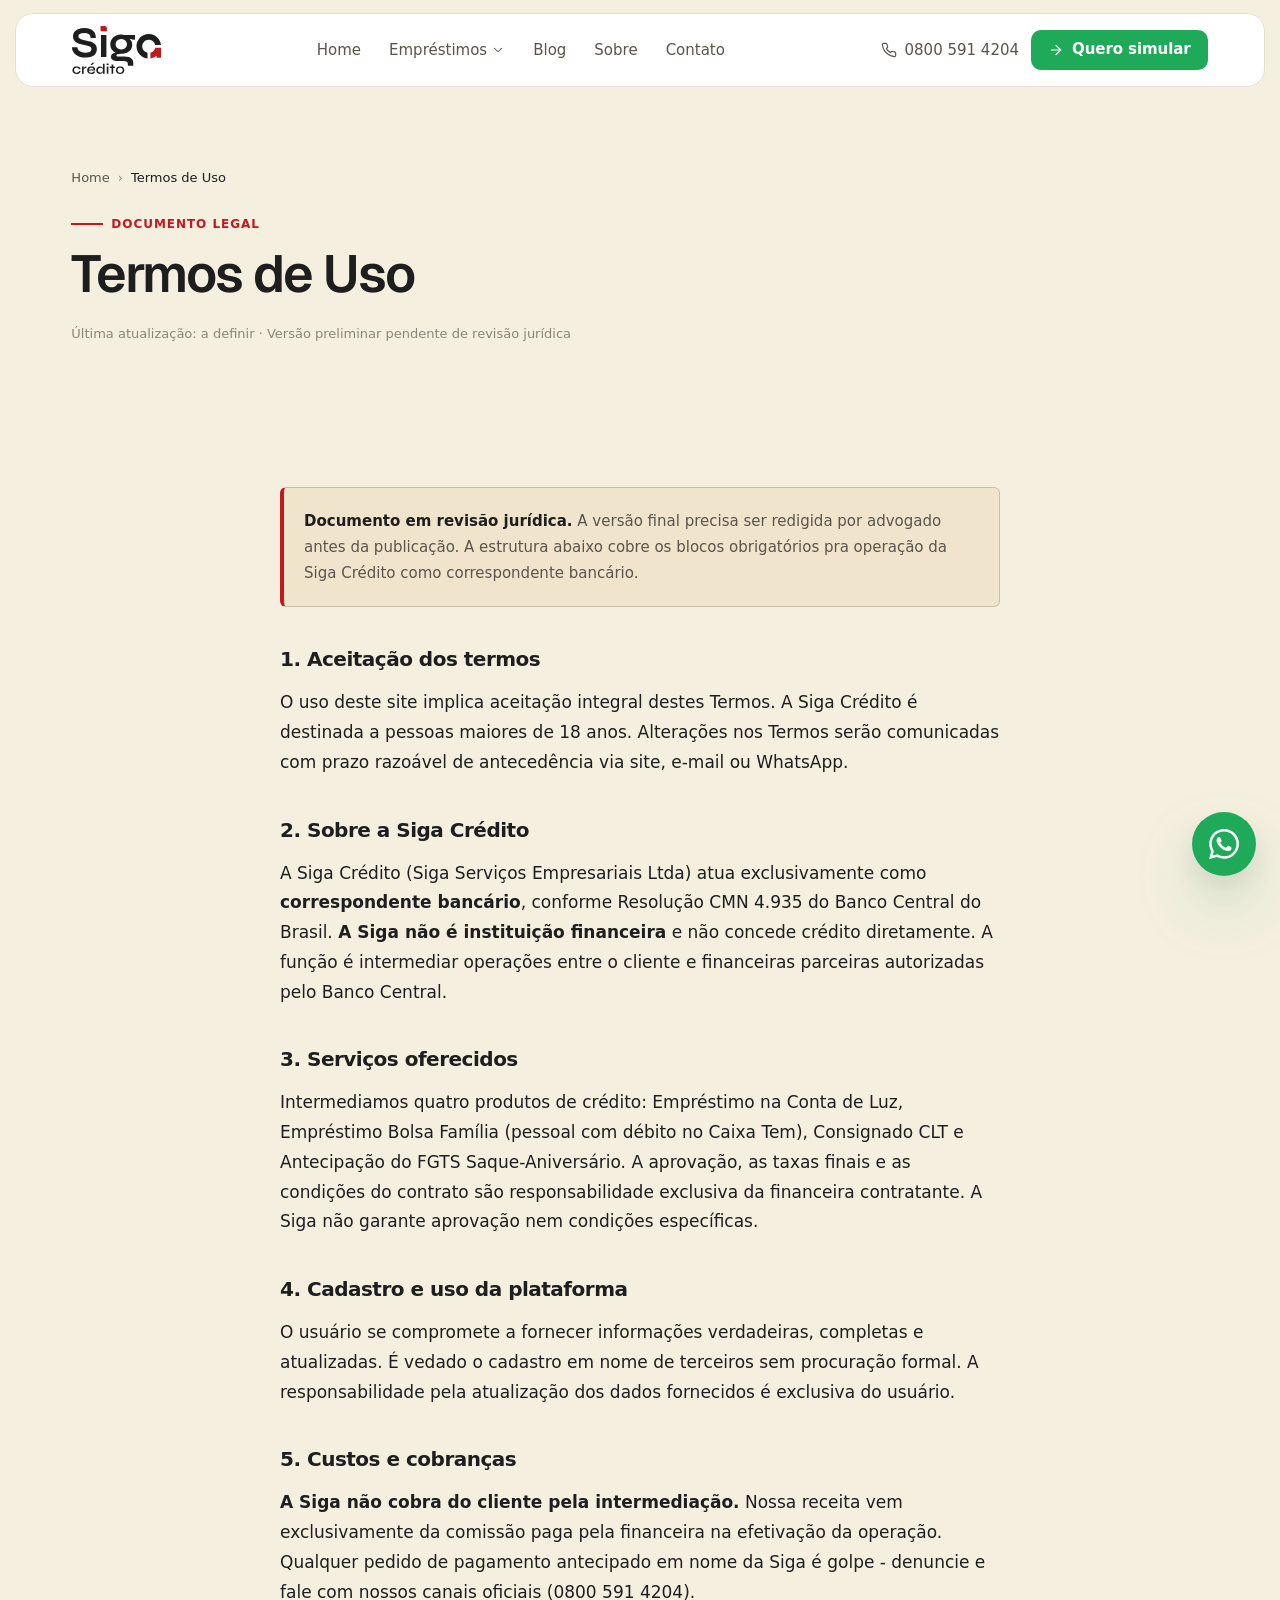
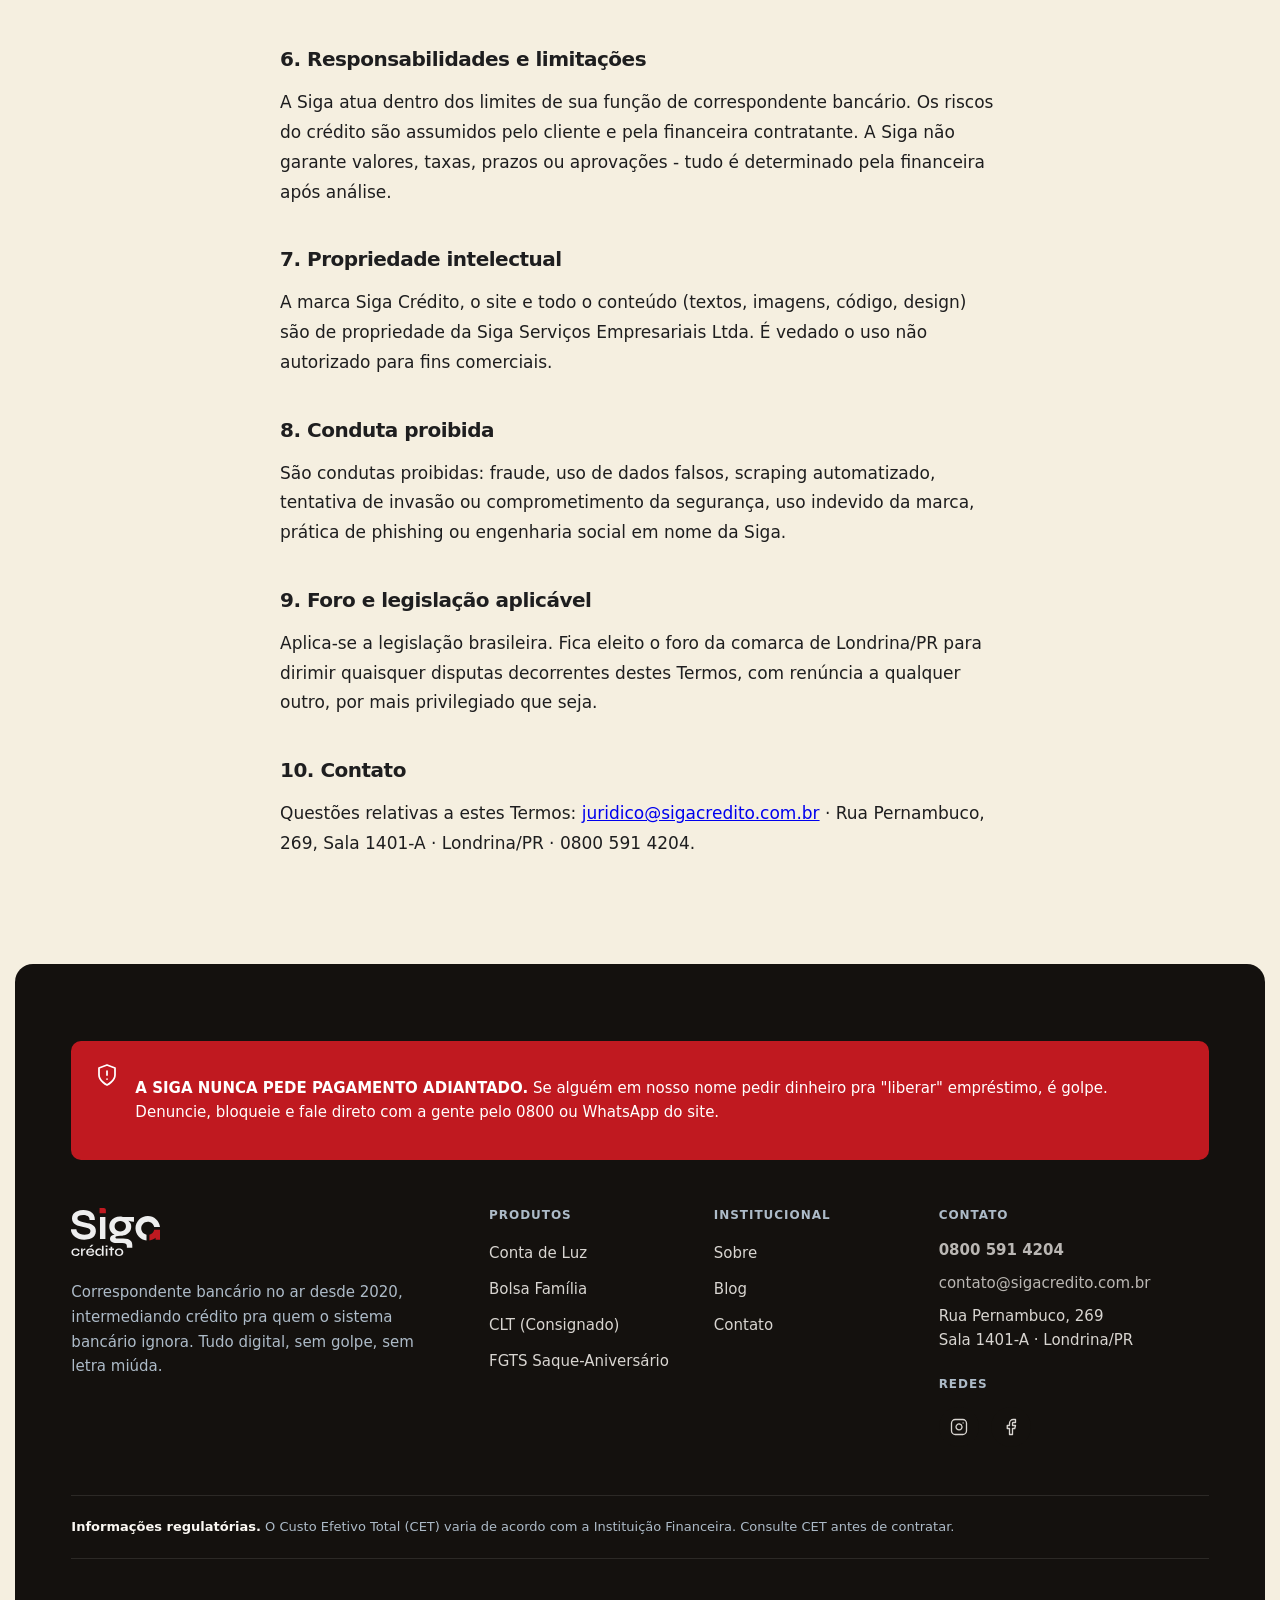
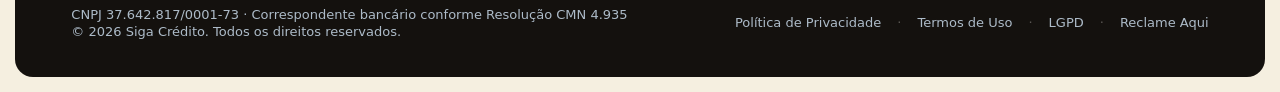
<file: termos.html>
<!DOCTYPE html>
<html lang="pt-BR">
<head>
<meta charset="UTF-8">
<meta name="viewport" content="width=device-width, initial-scale=1.0">
<title>Termos de Uso | Siga Crédito</title>
<meta name="description" content="Termos de uso do site da Siga Crédito, correspondente bancário regulamentado conforme Resolução CMN 4.935.">
<meta name="theme-color" content="#FBF8F3">
<link rel="canonical" href="https://sigacredito.com.br/termos">

<link rel="preconnect" href="https://fonts.googleapis.com">
<link rel="preconnect" href="https://fonts.gstatic.com" crossorigin>
<link rel="preconnect" href="https://api.fontshare.com" crossorigin>
<link href="https://fonts.googleapis.com/css2?family=Geist:wght@400;600;700&display=swap" rel="stylesheet">
<link href="https://api.fontshare.com/v2/css?f[]=general-sans@400,500,600&display=swap" rel="stylesheet">

<link rel="stylesheet" href="design_system/tokens.css">
<link rel="stylesheet" href="css/custom.css">
</head>
<body>

<a class="skip-link" href="#main">Pular para o conteúdo</a>

<header class="site-header">
  <div class="container">
    <a href="index.html" class="site-logo"><img src="my_brand_assets/Logo/Stacked/Dark - on Light BG.svg" alt="Siga Crédito" width="89" height="48"></a>
    <nav class="main-nav" aria-label="Principal">
      <a class="nav-link" href="index.html" data-nav-key="home">Home</a>
      <div class="nav-dropdown" aria-expanded="false">
        <button class="nav-link nav-dropdown-trigger" data-nav-key="produtos" aria-haspopup="true">Empréstimos <svg width="14" height="14" viewBox="0 0 24 24" fill="none" stroke="currentColor" stroke-width="1.75" stroke-linecap="round" stroke-linejoin="round" aria-hidden="true"><polyline points="6 9 12 15 18 9"/></svg></button>
        <div class="nav-dropdown-menu" role="menu">
          <a class="dropdown-item" href="conta-de-luz.html" role="menuitem"><span class="dropdown-item-title">Conta de Luz</span><span class="dropdown-item-sub">De R$ 400 a R$ 4.000 · Dinheiro em 24h</span></a>
          <a class="dropdown-item" href="bolsa-familia.html" role="menuitem"><span class="dropdown-item-title">Bolsa Família</span><span class="dropdown-item-sub">Até R$ 750 · Sem desconto no benefício</span></a>
          <a class="dropdown-item" href="clt.html" role="menuitem"><span class="dropdown-item-title">CLT (Consignado)</span><span class="dropdown-item-sub">De R$ 1.000 a R$ 25.000 · Em 48x</span></a>
          <a class="dropdown-item" href="fgts.html" role="menuitem"><span class="dropdown-item-title">FGTS Saque-Aniversário</span><span class="dropdown-item-sub">Até R$ 29.000 · Dinheiro em 1h30</span></a>
        </div>
      </div>
      <a class="nav-link" href="blog/index.html" data-nav-key="blog">Blog</a>
      <a class="nav-link" href="sobre.html" data-nav-key="sobre">Sobre</a>
      <a class="nav-link" href="contato.html" data-nav-key="contato">Contato</a>
    </nav>
    <div class="header-actions">
      <a class="header-phone" href="tel:08005914204"><svg width="16" height="16" viewBox="0 0 24 24" fill="none" stroke="currentColor" stroke-width="1.75" stroke-linecap="round" stroke-linejoin="round" aria-hidden="true"><path d="M22 16.92v3a2 2 0 0 1-2.18 2 19.79 19.79 0 0 1-8.63-3.07 19.5 19.5 0 0 1-6-6 19.79 19.79 0 0 1-3.07-8.67A2 2 0 0 1 4.11 2h3a2 2 0 0 1 2 1.72 12.84 12.84 0 0 0 .7 2.81 2 2 0 0 1-.45 2.11L8.09 9.91a16 16 0 0 0 6 6l1.27-1.27a2 2 0 0 1 2.11-.45 12.84 12.84 0 0 0 2.81.7A2 2 0 0 1 22 16.92z"/></svg> 0800 591 4204</a>
      <button type="button" class="btn btn-primary btn-sm" data-open-modal><svg class="icon icon-sm" viewBox="0 0 24 24" fill="none" stroke="currentColor" stroke-width="1.75" stroke-linecap="round" stroke-linejoin="round" aria-hidden="true"><line x1="5" y1="12" x2="19" y2="12"/><polyline points="12 5 19 12 12 19"/></svg> Quero simular</button>
      <button class="menu-toggle" data-menu-toggle aria-label="Abrir menu" aria-expanded="false"><svg width="22" height="22" viewBox="0 0 24 24" fill="none" stroke="currentColor" stroke-width="1.75" stroke-linecap="round" stroke-linejoin="round" aria-hidden="true"><line x1="3" y1="6" x2="21" y2="6"/><line x1="3" y1="12" x2="21" y2="12"/><line x1="3" y1="18" x2="21" y2="18"/></svg></button>
    </div>
  </div>
</header>

<div class="mobile-menu" data-mobile-menu aria-hidden="true" role="dialog" aria-label="Menu">
  <div class="mobile-menu-header">
    <a href="index.html" class="site-logo"><img src="my_brand_assets/Logo/Stacked/Dark - on Light BG.svg" alt="Siga Crédito" width="83" height="45"></a>
    <button class="menu-toggle" data-menu-close aria-label="Fechar menu"><svg width="22" height="22" viewBox="0 0 24 24" fill="none" stroke="currentColor" stroke-width="1.75" stroke-linecap="round" stroke-linejoin="round" aria-hidden="true"><line x1="18" y1="6" x2="6" y2="18"/><line x1="6" y1="6" x2="18" y2="18"/></svg></button>
  </div>
  <nav aria-label="Menu mobile">
    <a href="index.html">Home</a>
    <details><summary>Empréstimos <svg width="18" height="18" viewBox="0 0 24 24" fill="none" stroke="currentColor" stroke-width="1.75" stroke-linecap="round" stroke-linejoin="round" aria-hidden="true"><polyline points="6 9 12 15 18 9"/></svg></summary><div class="submenu"><a href="conta-de-luz.html">Conta de Luz<span>De R$ 400 a R$ 4.000</span></a><a href="bolsa-familia.html">Bolsa Família<span>Até R$ 750</span></a><a href="clt.html">CLT (Consignado)<span>De R$ 1.000 a R$ 25.000</span></a><a href="fgts.html">FGTS Saque-Aniversário<span>Até R$ 29.000</span></a></div></details>
    <a href="blog/index.html">Blog</a>
    <a href="sobre.html">Sobre</a>
    <a href="contato.html">Contato</a>
  </nav>
  <div class="mobile-menu-cta">
    <button type="button" class="btn btn-primary btn-lg" data-open-modal>Quero simular</button>
    <a class="btn btn-ghost btn-lg" href="tel:08005914204">Ligar grátis · 0800 591 4204</a>
  </div>
</div>

<main id="main" class="page-stack">

  <section class="hero hero-center">
    <div class="container measure-wide">
      <nav class="breadcrumb"><a href="index.html">Home</a><span class="sep">›</span><span aria-current="page">Termos de Uso</span></nav>
      <span class="hero-eyebrow">Documento legal</span>
      <h1 class="hero-headline text-balance" style="font-size: var(--fs-h1);">Termos de Uso</h1>
      <p class="legal-meta">Última atualização: a definir · Versão preliminar pendente de revisão jurídica</p>
    </div>
  </section>

  <section class="section-sm">
    <div class="container">
      <article class="legal">
        <div class="legal-placeholder">
          <strong style="color: var(--brand-ink);">Documento em revisão jurídica.</strong> A versão final precisa ser redigida por advogado antes da publicação. A estrutura abaixo cobre os blocos obrigatórios pra operação da Siga Crédito como correspondente bancário.
        </div>

        <h2>1. Aceitação dos termos</h2>
        <p>O uso deste site implica aceitação integral destes Termos. A Siga Crédito é destinada a pessoas maiores de 18 anos. Alterações nos Termos serão comunicadas com prazo razoável de antecedência via site, e-mail ou WhatsApp.</p>

        <h2>2. Sobre a Siga Crédito</h2>
        <p>A Siga Crédito (Siga Serviços Empresariais Ltda) atua exclusivamente como <strong>correspondente bancário</strong>, conforme Resolução CMN 4.935 do Banco Central do Brasil. <strong>A Siga não é instituição financeira</strong> e não concede crédito diretamente. A função é intermediar operações entre o cliente e financeiras parceiras autorizadas pelo Banco Central.</p>

        <h2>3. Serviços oferecidos</h2>
        <p>Intermediamos quatro produtos de crédito: Empréstimo na Conta de Luz, Empréstimo Bolsa Família (pessoal com débito no Caixa Tem), Consignado CLT e Antecipação do FGTS Saque-Aniversário. A aprovação, as taxas finais e as condições do contrato são responsabilidade exclusiva da financeira contratante. A Siga não garante aprovação nem condições específicas.</p>

        <h2>4. Cadastro e uso da plataforma</h2>
        <p>O usuário se compromete a fornecer informações verdadeiras, completas e atualizadas. É vedado o cadastro em nome de terceiros sem procuração formal. A responsabilidade pela atualização dos dados fornecidos é exclusiva do usuário.</p>

        <h2>5. Custos e cobranças</h2>
        <p><strong>A Siga não cobra do cliente pela intermediação.</strong> Nossa receita vem exclusivamente da comissão paga pela financeira na efetivação da operação. Qualquer pedido de pagamento antecipado em nome da Siga é golpe - denuncie e fale com nossos canais oficiais (0800 591 4204).</p>

        <h2>6. Responsabilidades e limitações</h2>
        <p>A Siga atua dentro dos limites de sua função de correspondente bancário. Os riscos do crédito são assumidos pelo cliente e pela financeira contratante. A Siga não garante valores, taxas, prazos ou aprovações - tudo é determinado pela financeira após análise.</p>

        <h2>7. Propriedade intelectual</h2>
        <p>A marca Siga Crédito, o site e todo o conteúdo (textos, imagens, código, design) são de propriedade da Siga Serviços Empresariais Ltda. É vedado o uso não autorizado para fins comerciais.</p>

        <h2>8. Conduta proibida</h2>
        <p>São condutas proibidas: fraude, uso de dados falsos, scraping automatizado, tentativa de invasão ou comprometimento da segurança, uso indevido da marca, prática de phishing ou engenharia social em nome da Siga.</p>

        <h2>9. Foro e legislação aplicável</h2>
        <p>Aplica-se a legislação brasileira. Fica eleito o foro da comarca de Londrina/PR para dirimir quaisquer disputas decorrentes destes Termos, com renúncia a qualquer outro, por mais privilegiado que seja.</p>

        <h2>10. Contato</h2>
        <p>Questões relativas a estes Termos: <a href="mailto:juridico@sigacredito.com.br">juridico@sigacredito.com.br</a> · Rua Pernambuco, 269, Sala 1401-A · Londrina/PR · 0800 591 4204.</p>
      </article>
    </div>
  </section>

</main>

<footer class="site-footer">
  <div class="container">
    <div class="footer-anti-fraud">
      <svg width="24" height="24" viewBox="0 0 24 24" fill="none" stroke="currentColor" stroke-width="1.75" stroke-linecap="round" stroke-linejoin="round" aria-hidden="true"><path d="M12 22s8-4 8-10V5l-8-3-8 3v7c0 6 8 10 8 10z"/><line x1="12" y1="8" x2="12" y2="12"/><line x1="12" y1="16" x2="12.01" y2="16"/></svg>
      <p><strong>A SIGA NUNCA PEDE PAGAMENTO ADIANTADO.</strong> Se alguém em nosso nome pedir dinheiro pra "liberar" empréstimo, é golpe. Denuncie, bloqueie e fale direto com a gente pelo 0800 ou WhatsApp do site.</p>
    </div>
    <div class="footer-grid">
      <div class="footer-brand"><a href="index.html" class="site-logo"><img src="my_brand_assets/Logo/Stacked/Light - on Dark BG.svg" alt="Siga Crédito" width="118" height="64"></a><p>Correspondente bancário no ar desde 2020, intermediando crédito pra quem o sistema bancário ignora. Tudo digital, sem golpe, sem letra miúda.</p></div>
      <div class="footer-col"><h4>Produtos</h4><ul><li><a href="conta-de-luz.html">Conta de Luz</a></li><li><a href="bolsa-familia.html">Bolsa Família</a></li><li><a href="clt.html">CLT (Consignado)</a></li><li><a href="fgts.html">FGTS Saque-Aniversário</a></li></ul></div>
      <div class="footer-col"><h4>Institucional</h4><ul><li><a href="sobre.html">Sobre</a></li><li><a href="blog/index.html">Blog</a></li><li><a href="contato.html">Contato</a></li></ul></div>
      <div class="footer-col footer-contact"><h4>Contato</h4><ul><li><a href="tel:08005914204"><strong>0800 591 4204</strong></a></li><li><a href="mailto:contato@sigacredito.com.br">contato@sigacredito.com.br</a></li><li>Rua Pernambuco, 269<br>Sala 1401-A · Londrina/PR</li></ul>
        <h4 style="margin-top: var(--s-6);">Redes</h4>
        <div class="socials">
          <a href="https://www.instagram.com/sigacredito" class="social-icon" aria-label="Instagram" rel="noopener noreferrer" target="_blank"><svg width="18" height="18" viewBox="0 0 24 24" fill="none" stroke="currentColor" stroke-width="1.75" stroke-linecap="round" stroke-linejoin="round" aria-hidden="true"><rect x="2" y="2" width="20" height="20" rx="5" ry="5"/><path d="M16 11.37A4 4 0 1 1 12.63 8 4 4 0 0 1 16 11.37z"/><line x1="17.5" y1="6.5" x2="17.51" y2="6.5"/></svg></a>
          <a href="https://www.facebook.com/sigacredito" class="social-icon" aria-label="Facebook" rel="noopener noreferrer" target="_blank"><svg width="18" height="18" viewBox="0 0 24 24" fill="none" stroke="currentColor" stroke-width="1.75" stroke-linecap="round" stroke-linejoin="round" aria-hidden="true"><path d="M18 2h-3a5 5 0 0 0-5 5v3H7v4h3v8h4v-8h3l1-4h-4V7a1 1 0 0 1 1-1h3z"/></svg></a>
        </div></div>
    </div>
    <div class="footer-reg"><strong style="color: var(--text-on-dark);">Informações regulatórias.</strong> O Custo Efetivo Total (CET) varia de acordo com a Instituição Financeira. Consulte CET antes de contratar.</div>
    <div class="footer-bottom">
      <div class="footer-bottom-meta">
        <p>CNPJ 37.642.817/0001-73 · Correspondente bancário conforme Resolução CMN 4.935</p>
        <p>© <span data-year>2026</span> Siga Crédito. Todos os direitos reservados.</p>
      </div>
      <div class="footer-legal">
        <a href="privacidade.html">Política de Privacidade</a><span class="sep">·</span>
        <a href="termos.html">Termos de Uso</a><span class="sep">·</span>
        <a href="lgpd.html">LGPD</a><span class="sep">·</span>
        <a href="https://www.reclameaqui.com.br/empresa/siga-credito/" rel="noopener noreferrer" target="_blank">Reclame Aqui</a>
      </div>
    </div>
  </div>
</footer>

<a class="fab" href="https://wa.me/5543988014727" rel="noopener" target="_blank" aria-label="Falar pelo WhatsApp"><svg width="30" height="30" viewBox="0 0 24 24" fill="currentColor" aria-hidden="true"><path d="M17.472 14.382c-.297-.149-1.758-.867-2.03-.967-.273-.099-.471-.148-.67.15-.197.297-.767.966-.94 1.164-.173.199-.347.223-.644.075-.297-.15-1.255-.463-2.39-1.475-.883-.788-1.48-1.761-1.653-2.059-.173-.297-.018-.458.13-.606.134-.133.298-.347.446-.52.149-.174.198-.298.298-.497.099-.198.05-.371-.025-.52-.075-.149-.669-1.612-.916-2.207-.242-.579-.487-.5-.669-.51l-.57-.01c-.198 0-.52.074-.792.372-.272.297-1.04 1.016-1.04 2.479 0 1.462 1.065 2.875 1.213 3.074.149.198 2.096 3.2 5.077 4.487.71.306 1.263.489 1.694.625.712.227 1.36.195 1.872.118.571-.085 1.758-.719 2.006-1.413.247-.694.247-1.289.173-1.413-.074-.124-.272-.198-.57-.347M12.05 21.785h-.004a9.87 9.87 0 0 1-5.031-1.378l-.361-.214-3.741.982.998-3.648-.235-.374a9.86 9.86 0 0 1-1.51-5.26c.002-5.45 4.436-9.884 9.888-9.884 2.64 0 5.122 1.03 6.988 2.898a9.825 9.825 0 0 1 2.893 6.994c-.003 5.45-4.437 9.884-9.885 9.884m8.413-18.297A11.815 11.815 0 0 0 12.05 0C5.495 0 .16 5.335.157 11.892c0 2.096.547 4.142 1.588 5.945L.057 24l6.305-1.654a11.882 11.882 0 0 0 5.683 1.448h.005c6.554 0 11.89-5.335 11.893-11.893a11.821 11.821 0 0 0-3.48-8.413"/></svg></a>

<script src="js/main.js?v=6" defer></script>
</body>
</html>
</file>
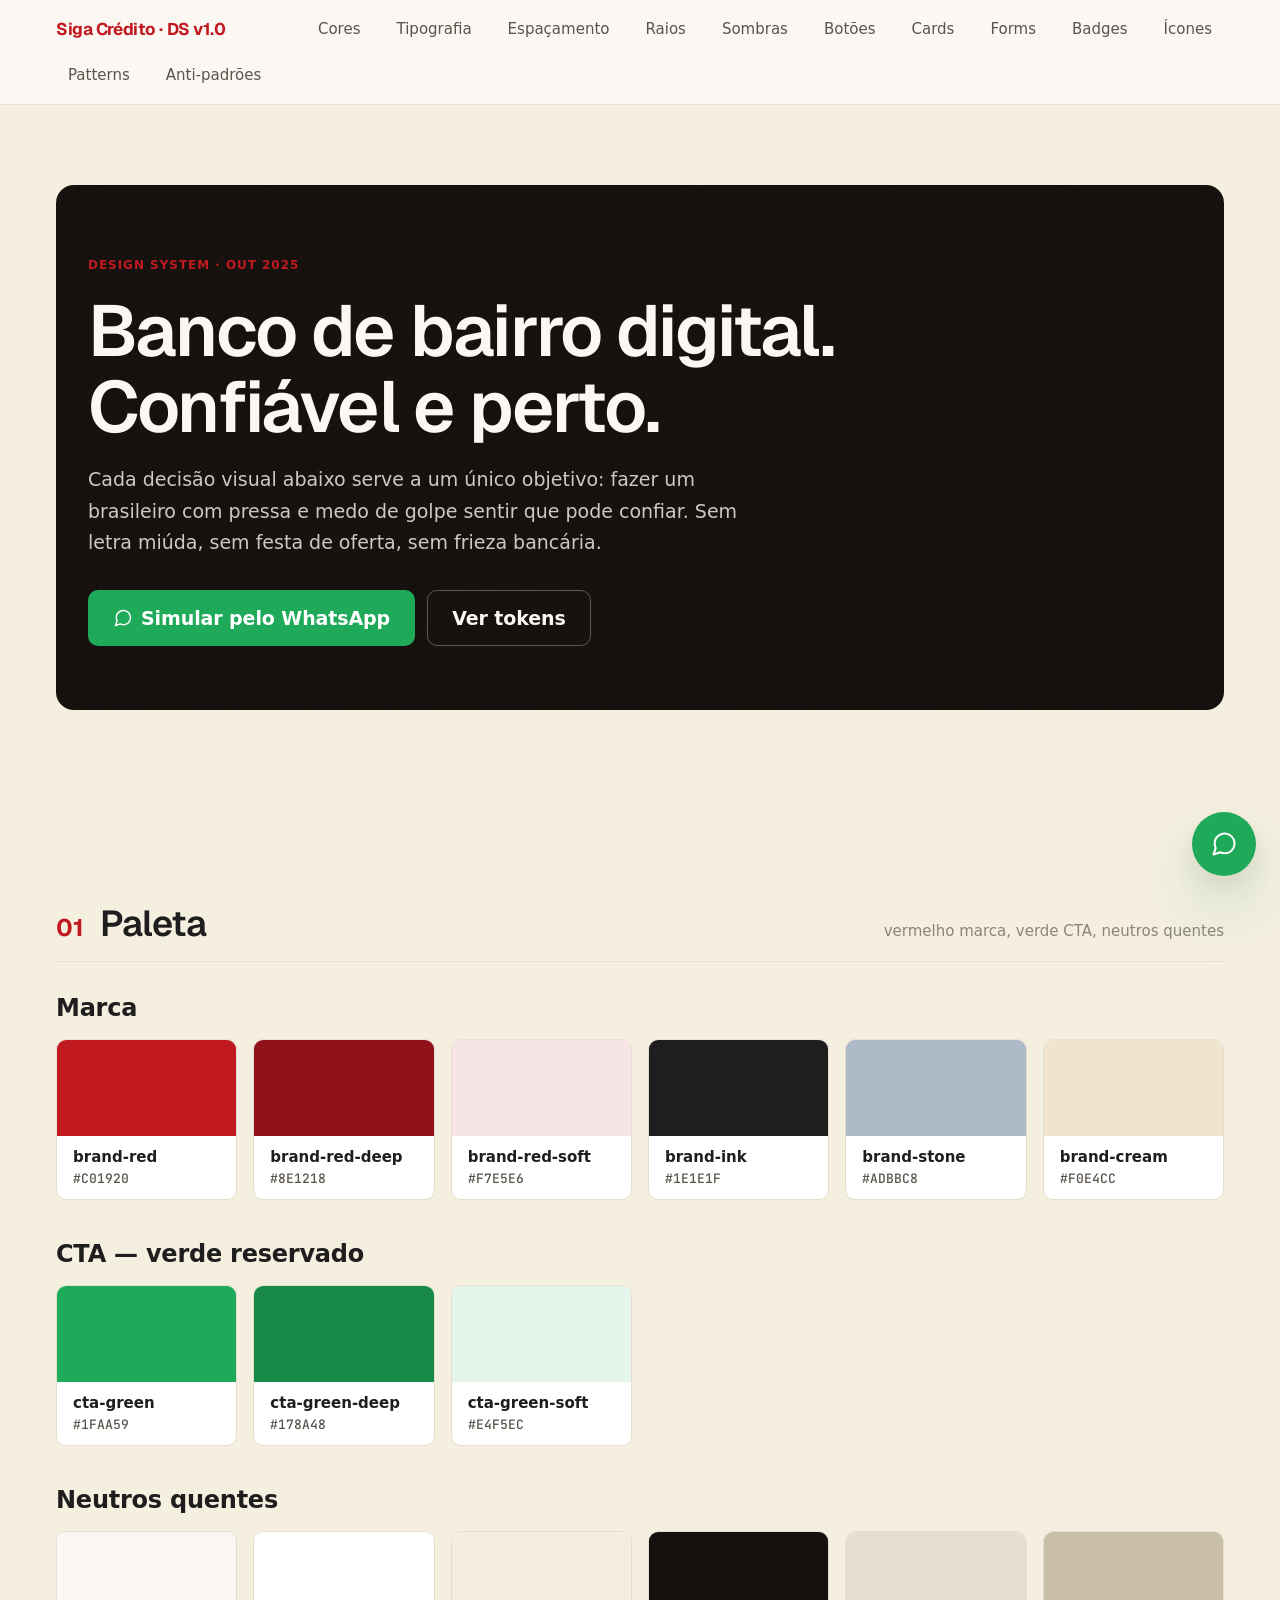
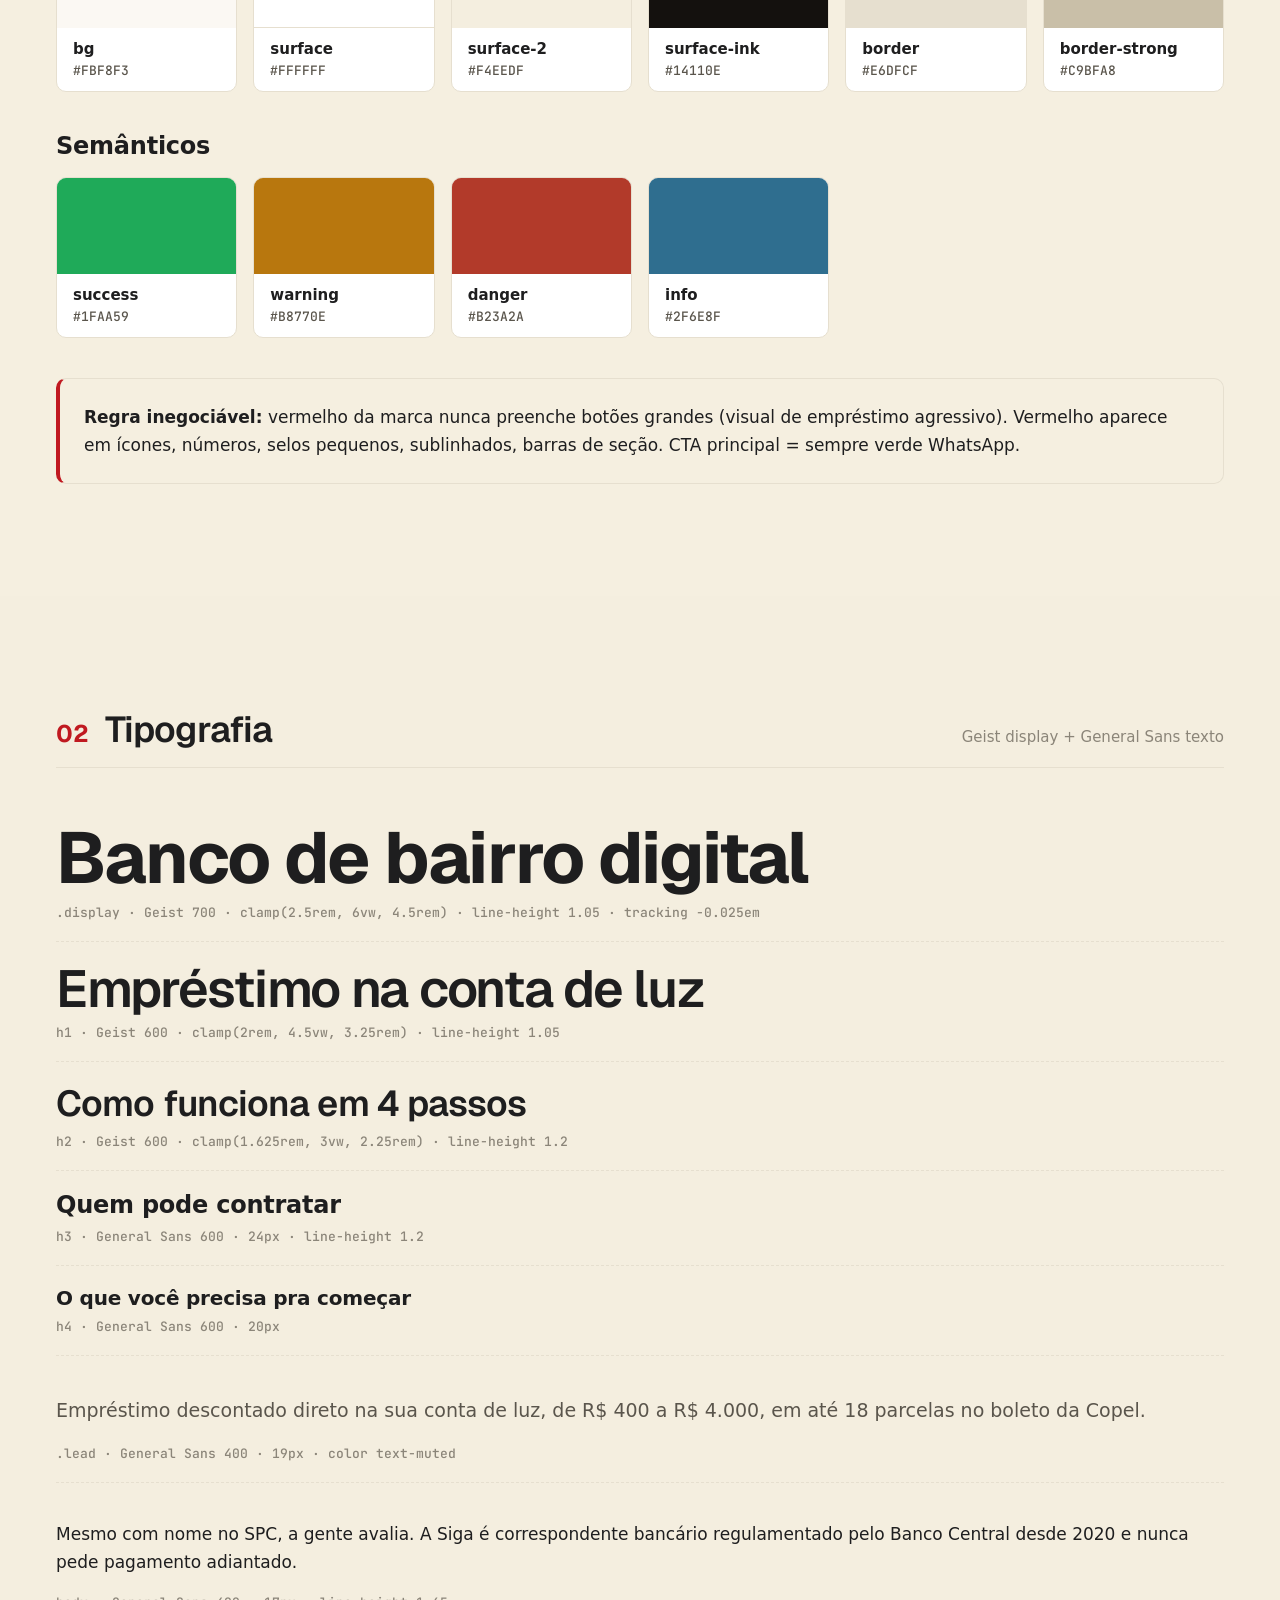
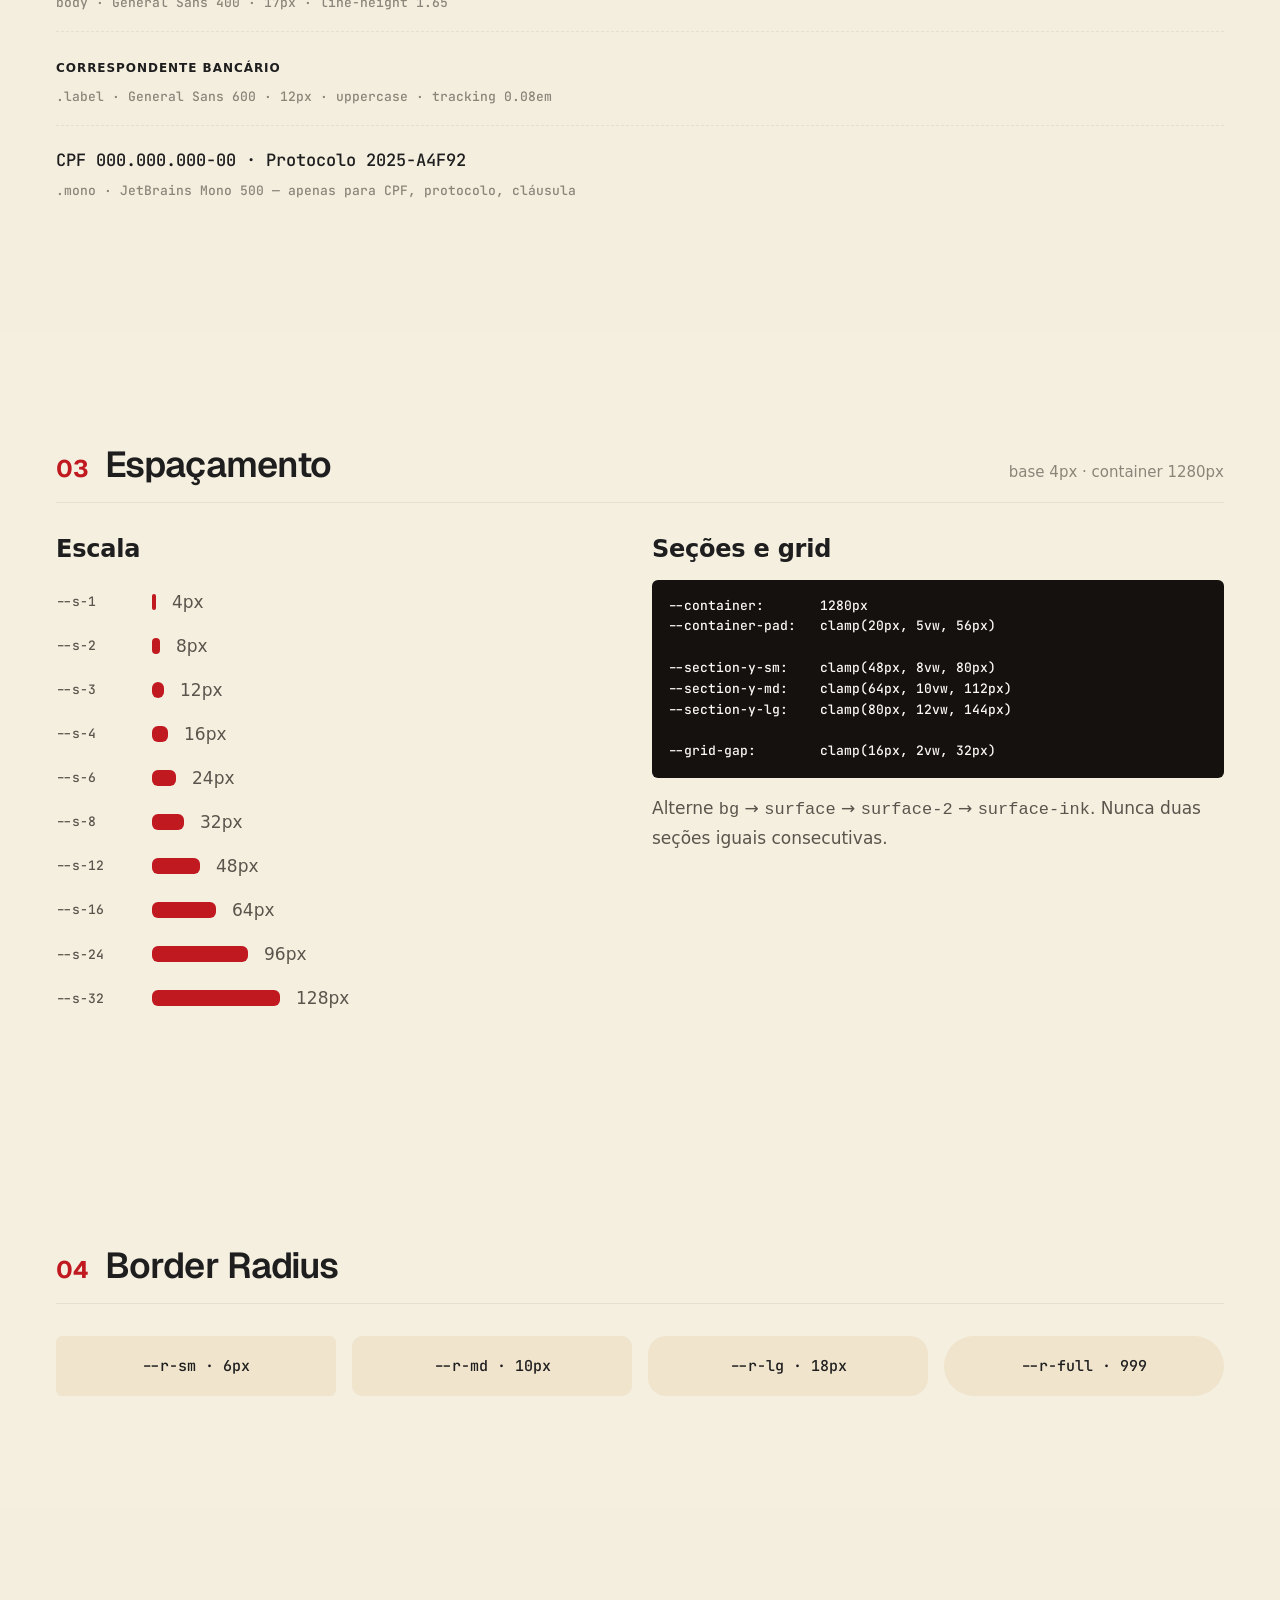
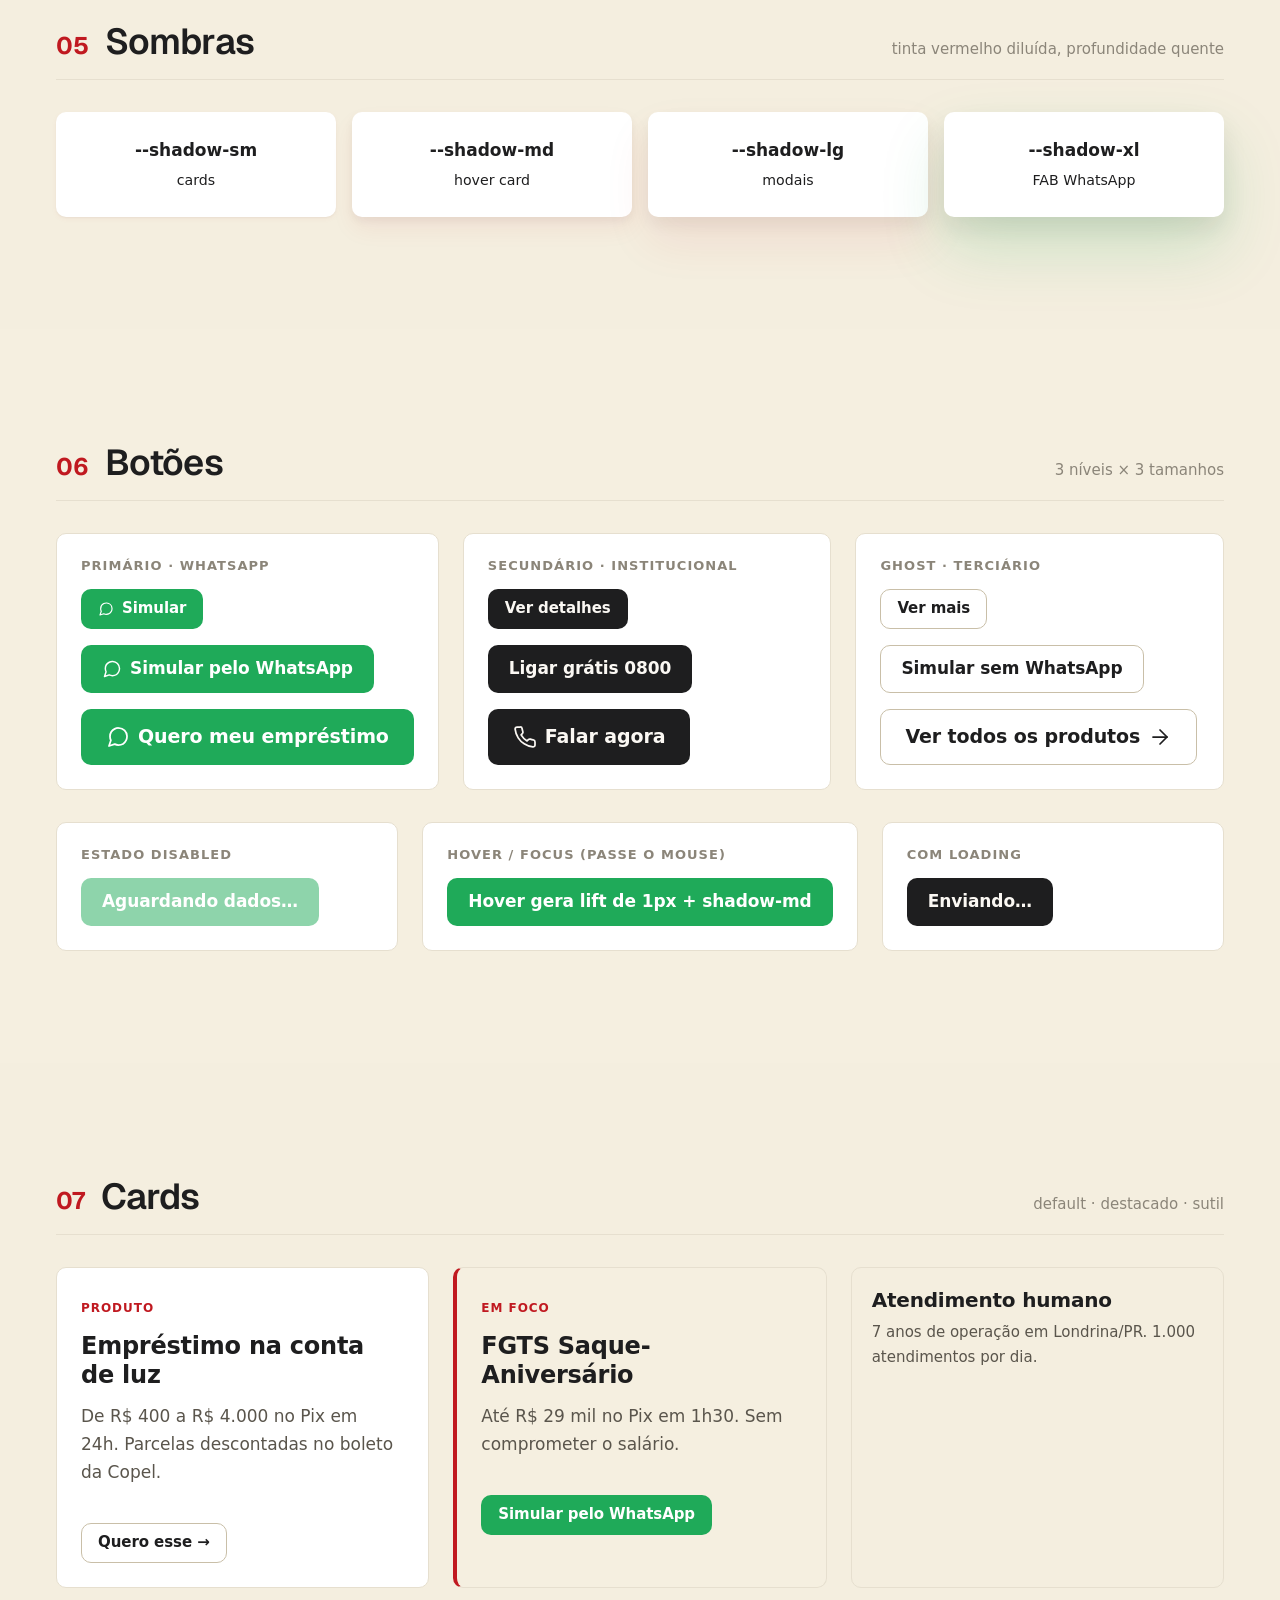
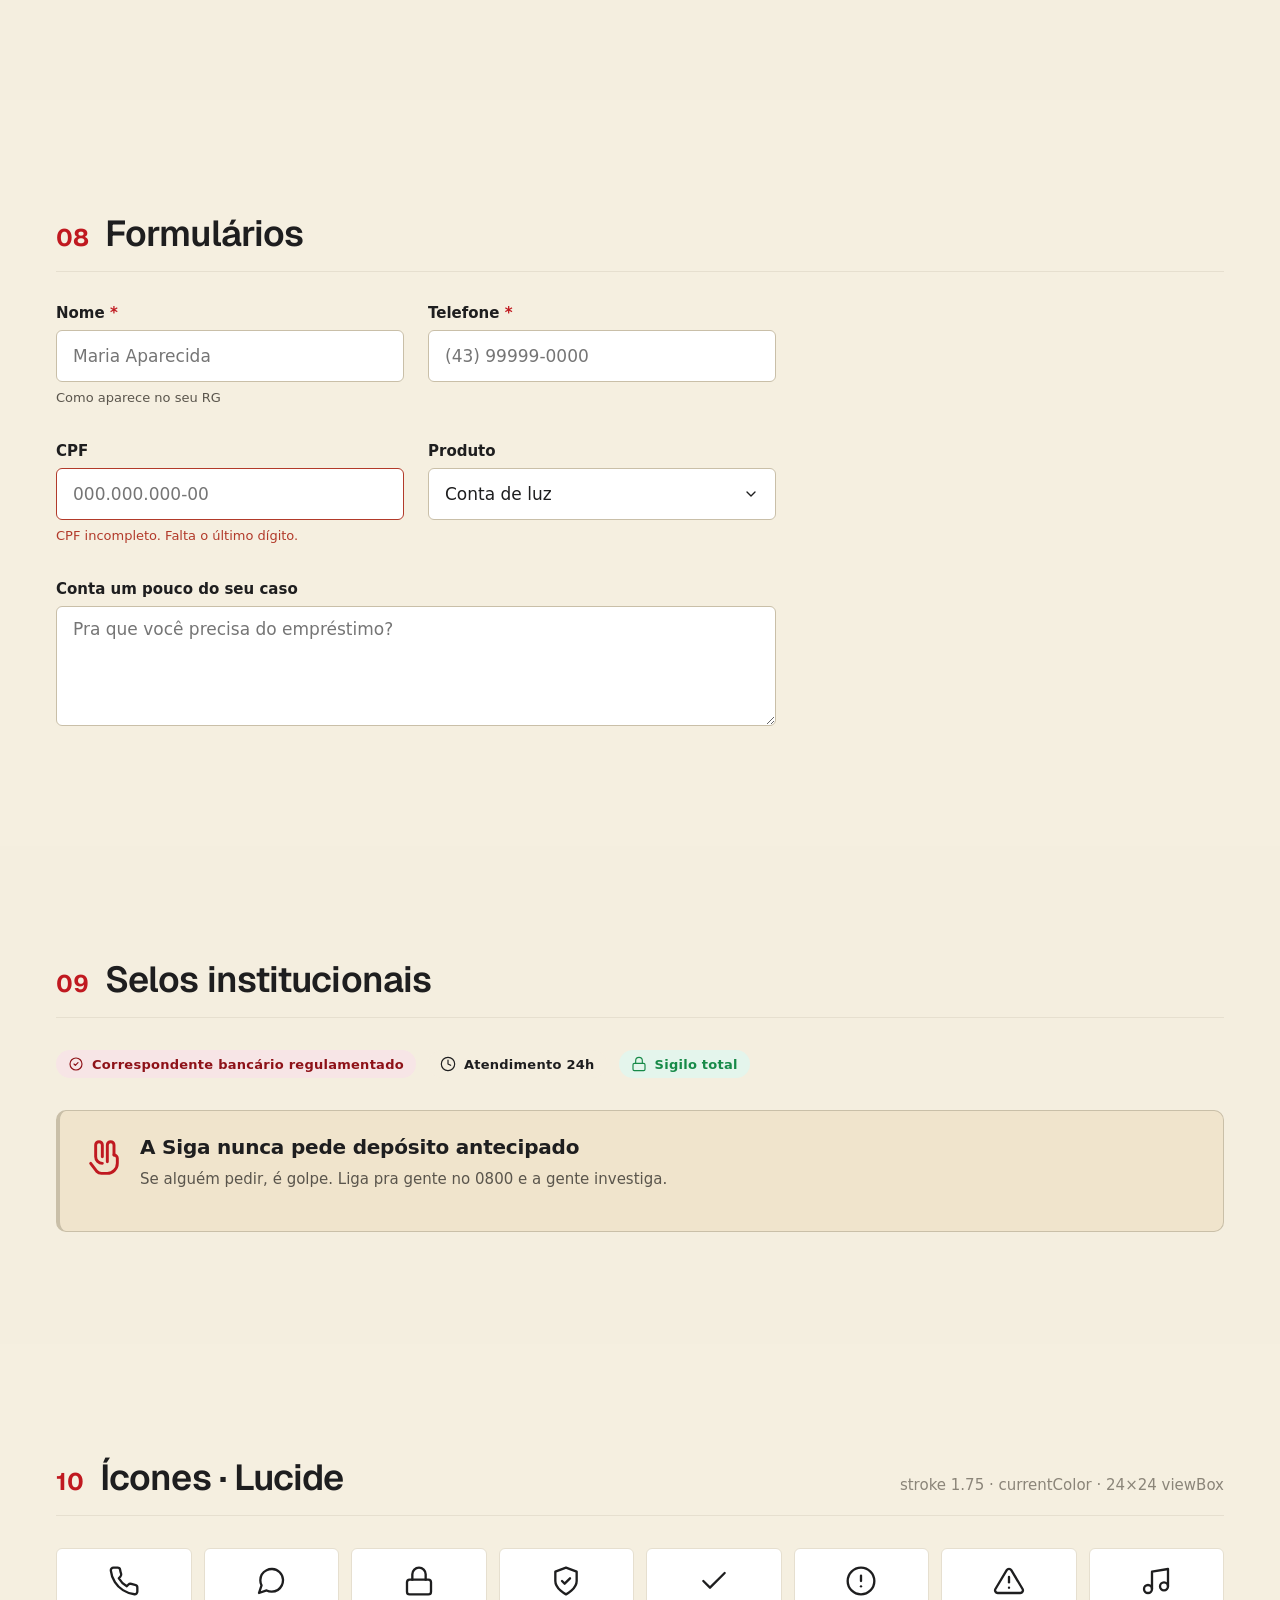
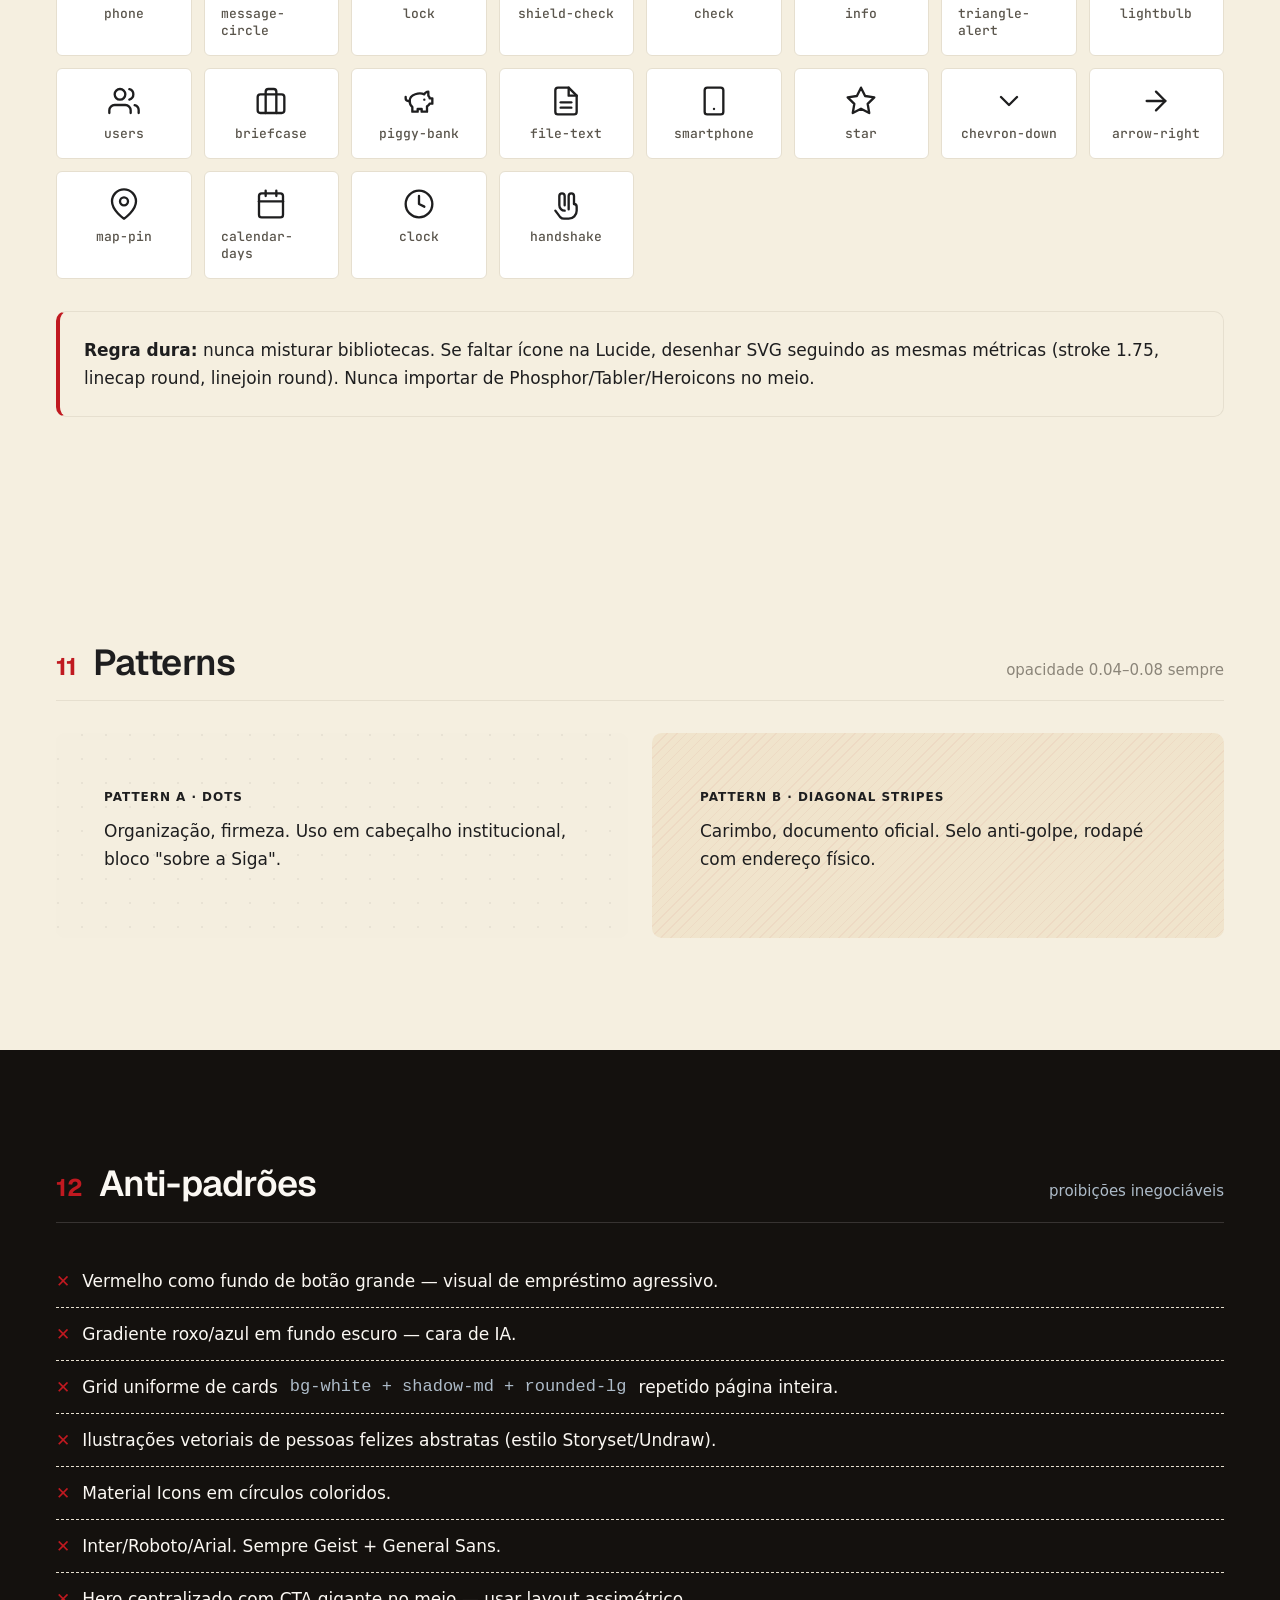
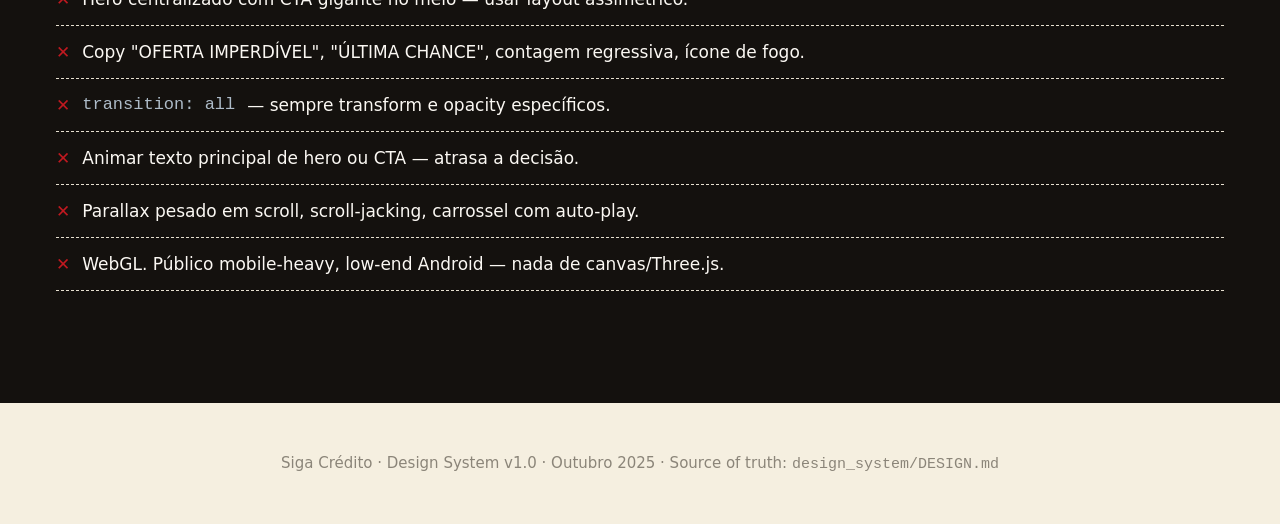
<file: design_system/design-system.html>
<!DOCTYPE html>
<html lang="pt-BR">
<head>
<meta charset="UTF-8">
<meta name="viewport" content="width=device-width, initial-scale=1.0">
<title>Siga Crédito - Design System v1.0</title>
<link rel="preconnect" href="https://fonts.googleapis.com">
<link rel="preconnect" href="https://fonts.gstatic.com" crossorigin>
<link href="https://fonts.googleapis.com/css2?family=Geist:wght@400;600;700&family=JetBrains+Mono:wght@500&display=swap" rel="stylesheet">
<link href="https://api.fontshare.com/v2/css?f[]=general-sans@400,500,600&display=swap" rel="stylesheet">
<link rel="stylesheet" href="tokens.css">
<style>
  /* Showcase chrome only — não vai pro projeto */
  .showcase-nav {
    position: sticky; top: 0; z-index: var(--z-sticky);
    background: rgba(251,248,243,.92); backdrop-filter: blur(8px);
    border-bottom: 1px solid var(--border);
    padding: var(--s-3) 0;
  }
  .showcase-nav .container { display: flex; gap: var(--s-3); flex-wrap: wrap; align-items: center; }
  .showcase-nav a {
    font: 500 var(--fs-small) var(--font-text);
    color: var(--text-muted); text-decoration: none;
    padding: var(--s-2) var(--s-3); border-radius: var(--r-sm);
  }
  .showcase-nav a:hover { background: var(--surface-2); color: var(--brand-ink); }
  .showcase-nav .brand { font: 700 var(--fs-body) var(--font-display); color: var(--brand-red); margin-right: auto; letter-spacing: var(--tr-tight); }

  .section-title { display: flex; align-items: baseline; gap: var(--s-4); margin-bottom: var(--s-8); padding-bottom: var(--s-4); border-bottom: 1px solid var(--border); }
  .section-title .num { font: 700 var(--fs-h3) var(--font-display); color: var(--brand-red); }
  .section-title h2 { font-size: var(--fs-h2); }
  .section-title .hint { margin-left: auto; color: var(--text-subtle); font-size: var(--fs-small); }

  .swatch { border-radius: var(--r-md); overflow: hidden; border: 1px solid var(--border); background: var(--surface); }
  .swatch-color { height: 96px; }
  .swatch-meta { padding: var(--s-3) var(--s-4); }
  .swatch-name { font: 600 var(--fs-small) var(--font-text); }
  .swatch-hex { font: 500 var(--fs-caption) var(--font-mono); color: var(--text-muted); margin-top: var(--s-1); }
  .swatch-grid { display: grid; grid-template-columns: repeat(auto-fill, minmax(180px, 1fr)); gap: var(--s-4); }

  .type-row { padding: var(--s-5) 0; border-bottom: 1px dashed var(--border); }
  .type-row:last-child { border-bottom: none; }
  .type-meta { font: 500 var(--fs-caption) var(--font-mono); color: var(--text-subtle); margin-top: var(--s-2); }

  .grid-2 { display: grid; grid-template-columns: 1fr; gap: var(--s-6); }
  @media (min-width: 768px) { .grid-2 { grid-template-columns: 1fr 1fr; } }
  .grid-3 { display: grid; grid-template-columns: 1fr; gap: var(--s-6); }
  @media (min-width: 768px) { .grid-3 { grid-template-columns: repeat(3, 1fr); } }
  .grid-4 { display: grid; grid-template-columns: repeat(2, 1fr); gap: var(--s-4); }
  @media (min-width: 768px) { .grid-4 { grid-template-columns: repeat(4, 1fr); } }

  .demo-box {
    padding: var(--s-6);
    background: var(--surface);
    border: 1px solid var(--border);
    border-radius: var(--r-md);
    display: flex; flex-direction: column; gap: var(--s-4); align-items: flex-start;
  }
  .demo-label { font: 600 var(--fs-caption) var(--font-text); color: var(--text-subtle); letter-spacing: var(--tr-wide); text-transform: uppercase; }

  .spacing-bar { background: var(--brand-red); height: 16px; border-radius: var(--r-sm); }
  .spacing-row { display: flex; align-items: center; gap: var(--s-4); padding: var(--s-2) 0; }
  .spacing-row code { font: 500 var(--fs-caption) var(--font-mono); color: var(--text-muted); min-width: 80px; }

  .shadow-card { background: var(--surface); border-radius: var(--r-md); padding: var(--s-6); text-align: center; }
  .radius-box { background: var(--brand-cream); padding: var(--s-5); text-align: center; font: 500 var(--fs-small) var(--font-mono); color: var(--brand-ink); }

  .icon-tile { display: flex; flex-direction: column; align-items: center; gap: var(--s-2); padding: var(--s-4); border: 1px solid var(--border); border-radius: var(--r-sm); background: var(--surface); }
  .icon-tile svg { stroke: var(--brand-ink); }
  .icon-tile span { font: 500 var(--fs-caption) var(--font-mono); color: var(--text-muted); }
  .icon-grid { display: grid; grid-template-columns: repeat(auto-fill, minmax(120px, 1fr)); gap: var(--s-3); }

  pre.code {
    background: var(--surface-ink); color: var(--text-on-dark);
    padding: var(--s-4); border-radius: var(--r-sm);
    font: 500 var(--fs-caption)/1.6 var(--font-mono);
    overflow-x: auto;
    margin: 0;
  }

  .anti-list { list-style: none; padding: 0; margin: 0; }
  .anti-list li { padding: var(--s-3) 0; border-bottom: 1px dashed var(--border); display: flex; gap: var(--s-3); align-items: flex-start; }
  .anti-list li::before { content: "✕"; color: var(--brand-red); font-weight: 700; }

  .hero-showcase {
    background: var(--surface-ink); color: var(--text-on-dark);
    border-radius: var(--r-lg); padding: var(--s-16) var(--s-8);
    margin-block: var(--s-8);
    position: relative; overflow: hidden;
  }
  .hero-showcase::before {
    content: ""; position: absolute; inset: 0;
    background-image: repeating-linear-gradient(-45deg, transparent 0 6px, rgba(192,25,32,0.07) 6px 7px);
    pointer-events: none;
  }
  .hero-showcase > * { position: relative; }
  .hero-showcase .eyebrow { color: var(--brand-red); font: 700 var(--fs-label) var(--font-text); letter-spacing: var(--tr-wide); text-transform: uppercase; }
  .hero-showcase h1 { font-size: var(--fs-display); margin-top: var(--s-4); max-width: 18ch; }
  .hero-showcase p { color: var(--text-on-dark); opacity: .8; font-size: var(--fs-lead); max-width: 56ch; margin-top: var(--s-5); }
  .hero-showcase .actions { margin-top: var(--s-8); display: flex; gap: var(--s-3); flex-wrap: wrap; }
</style>
</head>
<body>

<nav class="showcase-nav">
  <div class="container">
    <span class="brand">Siga Crédito · DS v1.0</span>
    <a href="#colors">Cores</a>
    <a href="#typography">Tipografia</a>
    <a href="#spacing">Espaçamento</a>
    <a href="#radius">Raios</a>
    <a href="#shadows">Sombras</a>
    <a href="#buttons">Botões</a>
    <a href="#cards">Cards</a>
    <a href="#forms">Forms</a>
    <a href="#badges">Badges</a>
    <a href="#icons">Ícones</a>
    <a href="#patterns">Patterns</a>
    <a href="#anti">Anti-padrões</a>
  </div>
</nav>

<header class="container" style="padding-block: var(--s-12);">
  <div class="hero-showcase">
    <span class="eyebrow">Design System · Out 2025</span>
    <h1>Banco de bairro digital. Confiável e perto.</h1>
    <p>Cada decisão visual abaixo serve a um único objetivo: fazer um brasileiro com pressa e medo de golpe sentir que pode confiar. Sem letra miúda, sem festa de oferta, sem frieza bancária.</p>
    <div class="actions">
      <a class="btn btn-primary btn-lg" href="#buttons">
        <svg class="icon" viewBox="0 0 24 24" fill="none" stroke="currentColor" stroke-linecap="round" stroke-linejoin="round"><path d="M21 11.5a8.38 8.38 0 0 1-.9 3.8 8.5 8.5 0 0 1-7.6 4.7 8.38 8.38 0 0 1-3.8-.9L3 21l1.9-5.7a8.38 8.38 0 0 1-.9-3.8 8.5 8.5 0 0 1 4.7-7.6 8.38 8.38 0 0 1 3.8-.9h.5a8.48 8.48 0 0 1 8 8v.5z"/></svg>
        Simular pelo WhatsApp
      </a>
      <a class="btn btn-ghost btn-lg" href="#colors" style="color: var(--text-on-dark); border-color: rgba(251,248,243,.3);">
        Ver tokens
      </a>
    </div>
  </div>
</header>

<!-- =================================================
     1. COLORS
================================================= -->
<section id="colors" class="container section">
  <div class="section-title">
    <span class="num">01</span>
    <h2>Paleta</h2>
    <span class="hint">vermelho marca, verde CTA, neutros quentes</span>
  </div>

  <h3 style="margin-bottom: var(--s-4);">Marca</h3>
  <div class="swatch-grid">
    <div class="swatch"><div class="swatch-color" style="background:#C01920"></div><div class="swatch-meta"><div class="swatch-name">brand-red</div><div class="swatch-hex">#C01920</div></div></div>
    <div class="swatch"><div class="swatch-color" style="background:#8E1218"></div><div class="swatch-meta"><div class="swatch-name">brand-red-deep</div><div class="swatch-hex">#8E1218</div></div></div>
    <div class="swatch"><div class="swatch-color" style="background:#F7E5E6"></div><div class="swatch-meta"><div class="swatch-name">brand-red-soft</div><div class="swatch-hex">#F7E5E6</div></div></div>
    <div class="swatch"><div class="swatch-color" style="background:#1E1E1F"></div><div class="swatch-meta"><div class="swatch-name">brand-ink</div><div class="swatch-hex">#1E1E1F</div></div></div>
    <div class="swatch"><div class="swatch-color" style="background:#ADBBC8"></div><div class="swatch-meta"><div class="swatch-name">brand-stone</div><div class="swatch-hex">#ADBBC8</div></div></div>
    <div class="swatch"><div class="swatch-color" style="background:#F0E4CC"></div><div class="swatch-meta"><div class="swatch-name">brand-cream</div><div class="swatch-hex">#F0E4CC</div></div></div>
  </div>

  <h3 style="margin: var(--s-10) 0 var(--s-4);">CTA — verde reservado</h3>
  <div class="swatch-grid">
    <div class="swatch"><div class="swatch-color" style="background:#1FAA59"></div><div class="swatch-meta"><div class="swatch-name">cta-green</div><div class="swatch-hex">#1FAA59</div></div></div>
    <div class="swatch"><div class="swatch-color" style="background:#178A48"></div><div class="swatch-meta"><div class="swatch-name">cta-green-deep</div><div class="swatch-hex">#178A48</div></div></div>
    <div class="swatch"><div class="swatch-color" style="background:#E4F5EC"></div><div class="swatch-meta"><div class="swatch-name">cta-green-soft</div><div class="swatch-hex">#E4F5EC</div></div></div>
  </div>

  <h3 style="margin: var(--s-10) 0 var(--s-4);">Neutros quentes</h3>
  <div class="swatch-grid">
    <div class="swatch"><div class="swatch-color" style="background:#FBF8F3"></div><div class="swatch-meta"><div class="swatch-name">bg</div><div class="swatch-hex">#FBF8F3</div></div></div>
    <div class="swatch"><div class="swatch-color" style="background:#FFFFFF; border-bottom:1px solid var(--border)"></div><div class="swatch-meta"><div class="swatch-name">surface</div><div class="swatch-hex">#FFFFFF</div></div></div>
    <div class="swatch"><div class="swatch-color" style="background:#F4EEDF"></div><div class="swatch-meta"><div class="swatch-name">surface-2</div><div class="swatch-hex">#F4EEDF</div></div></div>
    <div class="swatch"><div class="swatch-color" style="background:#14110E"></div><div class="swatch-meta"><div class="swatch-name">surface-ink</div><div class="swatch-hex">#14110E</div></div></div>
    <div class="swatch"><div class="swatch-color" style="background:#E6DFCF"></div><div class="swatch-meta"><div class="swatch-name">border</div><div class="swatch-hex">#E6DFCF</div></div></div>
    <div class="swatch"><div class="swatch-color" style="background:#C9BFA8"></div><div class="swatch-meta"><div class="swatch-name">border-strong</div><div class="swatch-hex">#C9BFA8</div></div></div>
  </div>

  <h3 style="margin: var(--s-10) 0 var(--s-4);">Semânticos</h3>
  <div class="swatch-grid">
    <div class="swatch"><div class="swatch-color" style="background:#1FAA59"></div><div class="swatch-meta"><div class="swatch-name">success</div><div class="swatch-hex">#1FAA59</div></div></div>
    <div class="swatch"><div class="swatch-color" style="background:#B8770E"></div><div class="swatch-meta"><div class="swatch-name">warning</div><div class="swatch-hex">#B8770E</div></div></div>
    <div class="swatch"><div class="swatch-color" style="background:#B23A2A"></div><div class="swatch-meta"><div class="swatch-name">danger</div><div class="swatch-hex">#B23A2A</div></div></div>
    <div class="swatch"><div class="swatch-color" style="background:#2F6E8F"></div><div class="swatch-meta"><div class="swatch-name">info</div><div class="swatch-hex">#2F6E8F</div></div></div>
  </div>

  <div class="card-feature" style="margin-top: var(--s-10);">
    <p style="margin: 0;"><strong>Regra inegociável:</strong> vermelho da marca nunca preenche botões grandes (visual de empréstimo agressivo). Vermelho aparece em ícones, números, selos pequenos, sublinhados, barras de seção. CTA principal = sempre verde WhatsApp.</p>
  </div>
</section>

<!-- =================================================
     2. TYPOGRAPHY
================================================= -->
<section id="typography" class="section" style="background: var(--surface-2);">
  <div class="container">
    <div class="section-title">
      <span class="num">02</span>
      <h2>Tipografia</h2>
      <span class="hint">Geist display + General Sans texto</span>
    </div>

    <div class="type-row">
      <div class="display">Banco de bairro digital</div>
      <div class="type-meta">.display · Geist 700 · clamp(2.5rem, 6vw, 4.5rem) · line-height 1.05 · tracking -0.025em</div>
    </div>
    <div class="type-row">
      <h1>Empréstimo na conta de luz</h1>
      <div class="type-meta">h1 · Geist 600 · clamp(2rem, 4.5vw, 3.25rem) · line-height 1.05</div>
    </div>
    <div class="type-row">
      <h2>Como funciona em 4 passos</h2>
      <div class="type-meta">h2 · Geist 600 · clamp(1.625rem, 3vw, 2.25rem) · line-height 1.2</div>
    </div>
    <div class="type-row">
      <h3>Quem pode contratar</h3>
      <div class="type-meta">h3 · General Sans 600 · 24px · line-height 1.2</div>
    </div>
    <div class="type-row">
      <h4>O que você precisa pra começar</h4>
      <div class="type-meta">h4 · General Sans 600 · 20px</div>
    </div>
    <div class="type-row">
      <p class="lead">Empréstimo descontado direto na sua conta de luz, de R$ 400 a R$ 4.000, em até 18 parcelas no boleto da Copel.</p>
      <div class="type-meta">.lead · General Sans 400 · 19px · color text-muted</div>
    </div>
    <div class="type-row">
      <p>Mesmo com nome no SPC, a gente avalia. A Siga é correspondente bancário regulamentado pelo Banco Central desde 2020 e nunca pede pagamento adiantado.</p>
      <div class="type-meta">body · General Sans 400 · 17px · line-height 1.65</div>
    </div>
    <div class="type-row">
      <span class="label">Correspondente bancário</span>
      <div class="type-meta">.label · General Sans 600 · 12px · uppercase · tracking 0.08em</div>
    </div>
    <div class="type-row">
      <code class="mono">CPF 000.000.000-00 · Protocolo 2025-A4F92</code>
      <div class="type-meta">.mono · JetBrains Mono 500 — apenas para CPF, protocolo, cláusula</div>
    </div>
  </div>
</section>

<!-- =================================================
     3. SPACING
================================================= -->
<section id="spacing" class="container section">
  <div class="section-title">
    <span class="num">03</span>
    <h2>Espaçamento</h2>
    <span class="hint">base 4px · container 1280px</span>
  </div>

  <div class="grid-2">
    <div>
      <h3 style="margin-bottom: var(--s-4);">Escala</h3>
      <div class="spacing-row"><code>--s-1</code><div class="spacing-bar" style="width:4px;"></div><span style="color:var(--text-muted)">4px</span></div>
      <div class="spacing-row"><code>--s-2</code><div class="spacing-bar" style="width:8px;"></div><span style="color:var(--text-muted)">8px</span></div>
      <div class="spacing-row"><code>--s-3</code><div class="spacing-bar" style="width:12px;"></div><span style="color:var(--text-muted)">12px</span></div>
      <div class="spacing-row"><code>--s-4</code><div class="spacing-bar" style="width:16px;"></div><span style="color:var(--text-muted)">16px</span></div>
      <div class="spacing-row"><code>--s-6</code><div class="spacing-bar" style="width:24px;"></div><span style="color:var(--text-muted)">24px</span></div>
      <div class="spacing-row"><code>--s-8</code><div class="spacing-bar" style="width:32px;"></div><span style="color:var(--text-muted)">32px</span></div>
      <div class="spacing-row"><code>--s-12</code><div class="spacing-bar" style="width:48px;"></div><span style="color:var(--text-muted)">48px</span></div>
      <div class="spacing-row"><code>--s-16</code><div class="spacing-bar" style="width:64px;"></div><span style="color:var(--text-muted)">64px</span></div>
      <div class="spacing-row"><code>--s-24</code><div class="spacing-bar" style="width:96px;"></div><span style="color:var(--text-muted)">96px</span></div>
      <div class="spacing-row"><code>--s-32</code><div class="spacing-bar" style="width:128px;"></div><span style="color:var(--text-muted)">128px</span></div>
    </div>
    <div>
      <h3 style="margin-bottom: var(--s-4);">Seções e grid</h3>
      <pre class="code">--container:       1280px
--container-pad:   clamp(20px, 5vw, 56px)

--section-y-sm:    clamp(48px, 8vw, 80px)
--section-y-md:    clamp(64px, 10vw, 112px)
--section-y-lg:    clamp(80px, 12vw, 144px)

--grid-gap:        clamp(16px, 2vw, 32px)</pre>
      <p class="lead" style="margin-top: var(--s-4); font-size: var(--fs-body);">Alterne <code>bg</code> → <code>surface</code> → <code>surface-2</code> → <code>surface-ink</code>. Nunca duas seções iguais consecutivas.</p>
    </div>
  </div>
</section>

<!-- =================================================
     4. RADIUS
================================================= -->
<section id="radius" class="container section">
  <div class="section-title">
    <span class="num">04</span>
    <h2>Border Radius</h2>
  </div>
  <div class="grid-4">
    <div class="radius-box" style="border-radius: var(--r-sm);">--r-sm · 6px</div>
    <div class="radius-box" style="border-radius: var(--r-md);">--r-md · 10px</div>
    <div class="radius-box" style="border-radius: var(--r-lg);">--r-lg · 18px</div>
    <div class="radius-box" style="border-radius: var(--r-full);">--r-full · 999</div>
  </div>
</section>

<!-- =================================================
     5. SHADOWS
================================================= -->
<section id="shadows" class="section bg-surface-2">
  <div class="container">
    <div class="section-title">
      <span class="num">05</span>
      <h2>Sombras</h2>
      <span class="hint">tinta vermelho diluída, profundidade quente</span>
    </div>
    <div class="grid-4">
      <div class="shadow-card" style="box-shadow: var(--shadow-sm);"><strong>--shadow-sm</strong><br><small>cards</small></div>
      <div class="shadow-card" style="box-shadow: var(--shadow-md);"><strong>--shadow-md</strong><br><small>hover card</small></div>
      <div class="shadow-card" style="box-shadow: var(--shadow-lg);"><strong>--shadow-lg</strong><br><small>modais</small></div>
      <div class="shadow-card" style="box-shadow: var(--shadow-xl);"><strong>--shadow-xl</strong><br><small>FAB WhatsApp</small></div>
    </div>
  </div>
</section>

<!-- =================================================
     6. BUTTONS
================================================= -->
<section id="buttons" class="container section">
  <div class="section-title">
    <span class="num">06</span>
    <h2>Botões</h2>
    <span class="hint">3 níveis × 3 tamanhos</span>
  </div>

  <div class="grid-3">
    <div class="demo-box">
      <span class="demo-label">Primário · WhatsApp</span>
      <button class="btn btn-primary btn-sm">
        <svg class="icon icon-sm" viewBox="0 0 24 24" fill="none" stroke="currentColor" stroke-width="1.75" stroke-linecap="round" stroke-linejoin="round"><path d="M21 11.5a8.38 8.38 0 0 1-.9 3.8 8.5 8.5 0 0 1-7.6 4.7 8.38 8.38 0 0 1-3.8-.9L3 21l1.9-5.7a8.38 8.38 0 0 1-.9-3.8 8.5 8.5 0 0 1 4.7-7.6 8.38 8.38 0 0 1 3.8-.9h.5a8.48 8.48 0 0 1 8 8v.5z"/></svg>
        Simular
      </button>
      <button class="btn btn-primary btn-md">
        <svg class="icon" viewBox="0 0 24 24" fill="none" stroke="currentColor" stroke-width="1.75" stroke-linecap="round" stroke-linejoin="round"><path d="M21 11.5a8.38 8.38 0 0 1-.9 3.8 8.5 8.5 0 0 1-7.6 4.7 8.38 8.38 0 0 1-3.8-.9L3 21l1.9-5.7a8.38 8.38 0 0 1-.9-3.8 8.5 8.5 0 0 1 4.7-7.6 8.38 8.38 0 0 1 3.8-.9h.5a8.48 8.48 0 0 1 8 8v.5z"/></svg>
        Simular pelo WhatsApp
      </button>
      <button class="btn btn-primary btn-lg">
        <svg class="icon icon-lg" viewBox="0 0 24 24" fill="none" stroke="currentColor" stroke-width="1.75" stroke-linecap="round" stroke-linejoin="round"><path d="M21 11.5a8.38 8.38 0 0 1-.9 3.8 8.5 8.5 0 0 1-7.6 4.7 8.38 8.38 0 0 1-3.8-.9L3 21l1.9-5.7a8.38 8.38 0 0 1-.9-3.8 8.5 8.5 0 0 1 4.7-7.6 8.38 8.38 0 0 1 3.8-.9h.5a8.48 8.48 0 0 1 8 8v.5z"/></svg>
        Quero meu empréstimo
      </button>
    </div>

    <div class="demo-box">
      <span class="demo-label">Secundário · institucional</span>
      <button class="btn btn-secondary btn-sm">Ver detalhes</button>
      <button class="btn btn-secondary btn-md">Ligar grátis 0800</button>
      <button class="btn btn-secondary btn-lg">
        <svg class="icon icon-lg" viewBox="0 0 24 24" fill="none" stroke="currentColor" stroke-width="1.75" stroke-linecap="round" stroke-linejoin="round"><path d="M22 16.92v3a2 2 0 0 1-2.18 2 19.79 19.79 0 0 1-8.63-3.07 19.5 19.5 0 0 1-6-6 19.79 19.79 0 0 1-3.07-8.67A2 2 0 0 1 4.11 2h3a2 2 0 0 1 2 1.72 12.84 12.84 0 0 0 .7 2.81 2 2 0 0 1-.45 2.11L8.09 9.91a16 16 0 0 0 6 6l1.27-1.27a2 2 0 0 1 2.11-.45 12.84 12.84 0 0 0 2.81.7A2 2 0 0 1 22 16.92z"/></svg>
        Falar agora
      </button>
    </div>

    <div class="demo-box">
      <span class="demo-label">Ghost · terciário</span>
      <button class="btn btn-ghost btn-sm">Ver mais</button>
      <button class="btn btn-ghost btn-md">Simular sem WhatsApp</button>
      <button class="btn btn-ghost btn-lg">
        Ver todos os produtos
        <svg class="icon icon-lg" viewBox="0 0 24 24" fill="none" stroke="currentColor" stroke-width="1.75" stroke-linecap="round" stroke-linejoin="round"><line x1="5" y1="12" x2="19" y2="12"/><polyline points="12 5 19 12 12 19"/></svg>
      </button>
    </div>
  </div>

  <div class="grid-3" style="margin-top: var(--s-8);">
    <div class="demo-box">
      <span class="demo-label">Estado disabled</span>
      <button class="btn btn-primary btn-md" disabled>Aguardando dados…</button>
    </div>
    <div class="demo-box">
      <span class="demo-label">Hover / focus (passe o mouse)</span>
      <button class="btn btn-primary btn-md">Hover gera lift de 1px + shadow-md</button>
    </div>
    <div class="demo-box">
      <span class="demo-label">Com loading</span>
      <button class="btn btn-secondary btn-md" aria-busy="true">Enviando…</button>
    </div>
  </div>
</section>

<!-- =================================================
     7. CARDS
================================================= -->
<section id="cards" class="section bg-surface-2">
  <div class="container">
    <div class="section-title">
      <span class="num">07</span>
      <h2>Cards</h2>
      <span class="hint">default · destacado · sutil</span>
    </div>

    <div class="grid-3">
      <div class="card">
        <span class="label" style="color: var(--brand-red);">Produto</span>
        <h3 style="margin-top: var(--s-3);">Empréstimo na conta de luz</h3>
        <p style="margin-top: var(--s-3); color: var(--text-muted);">De R$ 400 a R$ 4.000 no Pix em 24h. Parcelas descontadas no boleto da Copel.</p>
        <a href="#" class="btn btn-ghost btn-sm" style="margin-top: var(--s-5);">Quero esse →</a>
      </div>

      <div class="card-feature">
        <span class="label" style="color: var(--brand-red);">Em foco</span>
        <h3 style="margin-top: var(--s-3);">FGTS Saque-Aniversário</h3>
        <p style="margin-top: var(--s-3); color: var(--text-muted);">Até R$ 29 mil no Pix em 1h30. Sem comprometer o salário.</p>
        <a href="#" class="btn btn-primary btn-sm" style="margin-top: var(--s-5);">Simular pelo WhatsApp</a>
      </div>

      <div class="card-subtle">
        <h4>Atendimento humano</h4>
        <p style="margin-top: var(--s-2); color: var(--text-muted); font-size: var(--fs-small);">7 anos de operação em Londrina/PR. 1.000 atendimentos por dia.</p>
      </div>
    </div>
  </div>
</section>

<!-- =================================================
     8. FORMS
================================================= -->
<section id="forms" class="container section">
  <div class="section-title">
    <span class="num">08</span>
    <h2>Formulários</h2>
  </div>

  <div class="grid-2" style="max-width: 720px;">
    <div>
      <label class="input-label" for="ds-nome">Nome <span style="color:var(--brand-red);">*</span></label>
      <input class="input" id="ds-nome" type="text" placeholder="Maria Aparecida" autocomplete="name">
      <p class="input-help">Como aparece no seu RG</p>
    </div>
    <div>
      <label class="input-label" for="ds-tel">Telefone <span style="color:var(--brand-red);">*</span></label>
      <input class="input" id="ds-tel" type="tel" placeholder="(43) 99999-0000" autocomplete="tel-national">
    </div>
    <div>
      <label class="input-label" for="ds-cpf">CPF</label>
      <input class="input" id="ds-cpf" type="text" placeholder="000.000.000-00" aria-invalid="true" aria-describedby="ds-cpf-err">
      <p class="input-error" id="ds-cpf-err">CPF incompleto. Falta o último dígito.</p>
    </div>
    <div>
      <label class="input-label" for="ds-prod">Produto</label>
      <select class="input" id="ds-prod">
        <option>Conta de luz</option>
        <option>Bolsa Família</option>
        <option>CLT</option>
        <option>FGTS</option>
      </select>
    </div>
    <div style="grid-column: 1 / -1;">
      <label class="input-label" for="ds-msg">Conta um pouco do seu caso</label>
      <textarea class="input" id="ds-msg" placeholder="Pra que você precisa do empréstimo?"></textarea>
    </div>
  </div>
</section>

<!-- =================================================
     9. BADGES
================================================= -->
<section id="badges" class="section bg-surface-2">
  <div class="container">
    <div class="section-title">
      <span class="num">09</span>
      <h2>Selos institucionais</h2>
    </div>

    <div style="display: flex; gap: var(--s-3); flex-wrap: wrap;">
      <span class="badge badge-trust">
        <svg class="icon icon-sm" viewBox="0 0 24 24" fill="none" stroke="currentColor" stroke-width="1.75" stroke-linecap="round" stroke-linejoin="round"><path d="M9 12l2 2 4-4"/><path d="M21 12c0 4.97-4.03 9-9 9s-9-4.03-9-9 4.03-9 9-9 9 4.03 9 9z"/></svg>
        Correspondente bancário regulamentado
      </span>
      <span class="badge badge-time">
        <svg class="icon icon-sm" viewBox="0 0 24 24" fill="none" stroke="currentColor" stroke-width="1.75" stroke-linecap="round" stroke-linejoin="round"><circle cx="12" cy="12" r="10"/><polyline points="12 6 12 12 16 14"/></svg>
        Atendimento 24h
      </span>
      <span class="badge badge-secure">
        <svg class="icon icon-sm" viewBox="0 0 24 24" fill="none" stroke="currentColor" stroke-width="1.75" stroke-linecap="round" stroke-linejoin="round"><rect x="3" y="11" width="18" height="11" rx="2"/><path d="M7 11V7a5 5 0 0 1 10 0v4"/></svg>
        Sigilo total
      </span>
    </div>

    <div class="card-feature" style="margin-top: var(--s-8); display: flex; gap: var(--s-4); align-items: flex-start; background: var(--brand-cream); border-color: var(--border-strong);">
      <svg width="40" height="40" viewBox="0 0 24 24" fill="none" stroke="var(--brand-red)" stroke-width="1.75" stroke-linecap="round" stroke-linejoin="round"><path d="M11 17a4 4 0 0 1-4-4V6a2 2 0 0 1 2-2h0a2 2 0 0 1 2 2v7"/><path d="M14 16V6a2 2 0 0 1 2-2h0a2 2 0 0 1 2 2v6"/><path d="M18 12a2 2 0 0 1 2 2v3a6 6 0 0 1-6 6h-3.5a4 4 0 0 1-2.85-1.18L4 17"/></svg>
      <div>
        <h4>A Siga nunca pede depósito antecipado</h4>
        <p style="margin-top: var(--s-2); color: var(--text-muted); font-size: var(--fs-small);">Se alguém pedir, é golpe. Liga pra gente no 0800 e a gente investiga.</p>
      </div>
    </div>
  </div>
</section>

<!-- =================================================
     10. ICONS
================================================= -->
<section id="icons" class="container section">
  <div class="section-title">
    <span class="num">10</span>
    <h2>Ícones · Lucide</h2>
    <span class="hint">stroke 1.75 · currentColor · 24×24 viewBox</span>
  </div>

  <div class="icon-grid">
    <div class="icon-tile"><svg width="32" height="32" viewBox="0 0 24 24" fill="none" stroke="currentColor" stroke-width="1.75" stroke-linecap="round" stroke-linejoin="round"><path d="M22 16.92v3a2 2 0 0 1-2.18 2 19.79 19.79 0 0 1-8.63-3.07 19.5 19.5 0 0 1-6-6 19.79 19.79 0 0 1-3.07-8.67A2 2 0 0 1 4.11 2h3a2 2 0 0 1 2 1.72 12.84 12.84 0 0 0 .7 2.81 2 2 0 0 1-.45 2.11L8.09 9.91a16 16 0 0 0 6 6l1.27-1.27a2 2 0 0 1 2.11-.45 12.84 12.84 0 0 0 2.81.7A2 2 0 0 1 22 16.92z"/></svg><span>phone</span></div>
    <div class="icon-tile"><svg width="32" height="32" viewBox="0 0 24 24" fill="none" stroke="currentColor" stroke-width="1.75" stroke-linecap="round" stroke-linejoin="round"><path d="M21 11.5a8.38 8.38 0 0 1-.9 3.8 8.5 8.5 0 0 1-7.6 4.7 8.38 8.38 0 0 1-3.8-.9L3 21l1.9-5.7a8.38 8.38 0 0 1-.9-3.8 8.5 8.5 0 0 1 4.7-7.6 8.38 8.38 0 0 1 3.8-.9h.5a8.48 8.48 0 0 1 8 8v.5z"/></svg><span>message-circle</span></div>
    <div class="icon-tile"><svg width="32" height="32" viewBox="0 0 24 24" fill="none" stroke="currentColor" stroke-width="1.75" stroke-linecap="round" stroke-linejoin="round"><rect x="3" y="11" width="18" height="11" rx="2"/><path d="M7 11V7a5 5 0 0 1 10 0v4"/></svg><span>lock</span></div>
    <div class="icon-tile"><svg width="32" height="32" viewBox="0 0 24 24" fill="none" stroke="currentColor" stroke-width="1.75" stroke-linecap="round" stroke-linejoin="round"><path d="M12 22s8-4 8-10V5l-8-3-8 3v7c0 6 8 10 8 10z"/><path d="M9 12l2 2 4-4"/></svg><span>shield-check</span></div>
    <div class="icon-tile"><svg width="32" height="32" viewBox="0 0 24 24" fill="none" stroke="currentColor" stroke-width="1.75" stroke-linecap="round" stroke-linejoin="round"><polyline points="20 6 9 17 4 12"/></svg><span>check</span></div>
    <div class="icon-tile"><svg width="32" height="32" viewBox="0 0 24 24" fill="none" stroke="currentColor" stroke-width="1.75" stroke-linecap="round" stroke-linejoin="round"><circle cx="12" cy="12" r="10"/><line x1="12" y1="8" x2="12" y2="12"/><line x1="12" y1="16" x2="12.01" y2="16"/></svg><span>info</span></div>
    <div class="icon-tile"><svg width="32" height="32" viewBox="0 0 24 24" fill="none" stroke="currentColor" stroke-width="1.75" stroke-linecap="round" stroke-linejoin="round"><path d="M10.29 3.86L1.82 18a2 2 0 0 0 1.71 3h16.94a2 2 0 0 0 1.71-3L13.71 3.86a2 2 0 0 0-3.42 0z"/><line x1="12" y1="9" x2="12" y2="13"/><line x1="12" y1="17" x2="12.01" y2="17"/></svg><span>triangle-alert</span></div>
    <div class="icon-tile"><svg width="32" height="32" viewBox="0 0 24 24" fill="none" stroke="currentColor" stroke-width="1.75" stroke-linecap="round" stroke-linejoin="round"><path d="M9 18V5l12-2v13"/><circle cx="6" cy="18" r="3"/><circle cx="18" cy="16" r="3"/></svg><span>lightbulb</span></div>
    <div class="icon-tile"><svg width="32" height="32" viewBox="0 0 24 24" fill="none" stroke="currentColor" stroke-width="1.75" stroke-linecap="round" stroke-linejoin="round"><path d="M17 21v-2a4 4 0 0 0-4-4H5a4 4 0 0 0-4 4v2"/><circle cx="9" cy="7" r="4"/><path d="M23 21v-2a4 4 0 0 0-3-3.87"/><path d="M16 3.13a4 4 0 0 1 0 7.75"/></svg><span>users</span></div>
    <div class="icon-tile"><svg width="32" height="32" viewBox="0 0 24 24" fill="none" stroke="currentColor" stroke-width="1.75" stroke-linecap="round" stroke-linejoin="round"><rect x="2" y="7" width="20" height="14" rx="2" ry="2"/><path d="M16 21V5a2 2 0 0 0-2-2h-4a2 2 0 0 0-2 2v16"/></svg><span>briefcase</span></div>
    <div class="icon-tile"><svg width="32" height="32" viewBox="0 0 24 24" fill="none" stroke="currentColor" stroke-width="1.75" stroke-linecap="round" stroke-linejoin="round"><path d="M19 5c-1.5 0-2.8 1.4-3 2-3.5-1.5-11-.3-11 5 0 1.8 0 3 2 4.5V20h4v-2h3v2h4v-4c1-.5 1.7-1 2-2h2v-4h-2c0-1-.5-1.5-1-2h0V5z"/><path d="M2 9v1c0 1.1.9 2 2 2h1"/><path d="M16 11h0"/></svg><span>piggy-bank</span></div>
    <div class="icon-tile"><svg width="32" height="32" viewBox="0 0 24 24" fill="none" stroke="currentColor" stroke-width="1.75" stroke-linecap="round" stroke-linejoin="round"><path d="M14 2H6a2 2 0 0 0-2 2v16a2 2 0 0 0 2 2h12a2 2 0 0 0 2-2V8z"/><polyline points="14 2 14 8 20 8"/><line x1="16" y1="13" x2="8" y2="13"/><line x1="16" y1="17" x2="8" y2="17"/></svg><span>file-text</span></div>
    <div class="icon-tile"><svg width="32" height="32" viewBox="0 0 24 24" fill="none" stroke="currentColor" stroke-width="1.75" stroke-linecap="round" stroke-linejoin="round"><rect x="5" y="2" width="14" height="20" rx="2" ry="2"/><line x1="12" y1="18" x2="12.01" y2="18"/></svg><span>smartphone</span></div>
    <div class="icon-tile"><svg width="32" height="32" viewBox="0 0 24 24" fill="none" stroke="currentColor" stroke-width="1.75" stroke-linecap="round" stroke-linejoin="round"><polygon points="12 2 15.09 8.26 22 9.27 17 14.14 18.18 21.02 12 17.77 5.82 21.02 7 14.14 2 9.27 8.91 8.26 12 2"/></svg><span>star</span></div>
    <div class="icon-tile"><svg width="32" height="32" viewBox="0 0 24 24" fill="none" stroke="currentColor" stroke-width="1.75" stroke-linecap="round" stroke-linejoin="round"><polyline points="6 9 12 15 18 9"/></svg><span>chevron-down</span></div>
    <div class="icon-tile"><svg width="32" height="32" viewBox="0 0 24 24" fill="none" stroke="currentColor" stroke-width="1.75" stroke-linecap="round" stroke-linejoin="round"><line x1="5" y1="12" x2="19" y2="12"/><polyline points="12 5 19 12 12 19"/></svg><span>arrow-right</span></div>
    <div class="icon-tile"><svg width="32" height="32" viewBox="0 0 24 24" fill="none" stroke="currentColor" stroke-width="1.75" stroke-linecap="round" stroke-linejoin="round"><path d="M21 10c0 7-9 13-9 13s-9-6-9-13a9 9 0 0 1 18 0z"/><circle cx="12" cy="10" r="3"/></svg><span>map-pin</span></div>
    <div class="icon-tile"><svg width="32" height="32" viewBox="0 0 24 24" fill="none" stroke="currentColor" stroke-width="1.75" stroke-linecap="round" stroke-linejoin="round"><rect x="3" y="4" width="18" height="18" rx="2" ry="2"/><line x1="16" y1="2" x2="16" y2="6"/><line x1="8" y1="2" x2="8" y2="6"/><line x1="3" y1="10" x2="21" y2="10"/></svg><span>calendar-days</span></div>
    <div class="icon-tile"><svg width="32" height="32" viewBox="0 0 24 24" fill="none" stroke="currentColor" stroke-width="1.75" stroke-linecap="round" stroke-linejoin="round"><circle cx="12" cy="12" r="10"/><polyline points="12 6 12 12 16 14"/></svg><span>clock</span></div>
    <div class="icon-tile"><svg width="32" height="32" viewBox="0 0 24 24" fill="none" stroke="currentColor" stroke-width="1.75" stroke-linecap="round" stroke-linejoin="round"><path d="M11 17a4 4 0 0 1-4-4V6a2 2 0 0 1 2-2h0a2 2 0 0 1 2 2v7"/><path d="M14 16V6a2 2 0 0 1 2-2h0a2 2 0 0 1 2 2v6"/><path d="M18 12a2 2 0 0 1 2 2v3a6 6 0 0 1-6 6h-3.5a4 4 0 0 1-2.85-1.18L4 17"/></svg><span>handshake</span></div>
  </div>

  <div class="card-feature" style="margin-top: var(--s-8);">
    <p style="margin: 0;"><strong>Regra dura:</strong> nunca misturar bibliotecas. Se faltar ícone na Lucide, desenhar SVG seguindo as mesmas métricas (stroke 1.75, linecap round, linejoin round). Nunca importar de Phosphor/Tabler/Heroicons no meio.</p>
  </div>
</section>

<!-- =================================================
     11. PATTERNS
================================================= -->
<section id="patterns" class="container section">
  <div class="section-title">
    <span class="num">11</span>
    <h2>Patterns</h2>
    <span class="hint">opacidade 0.04–0.08 sempre</span>
  </div>
  <div class="grid-2">
    <div class="pattern-dots" style="padding: var(--s-12); border-radius: var(--r-md);">
      <span class="label">Pattern A · dots</span>
      <p style="margin-top: var(--s-2);">Organização, firmeza. Uso em cabeçalho institucional, bloco "sobre a Siga".</p>
    </div>
    <div class="pattern-stripes" style="padding: var(--s-12); border-radius: var(--r-md);">
      <span class="label">Pattern B · diagonal stripes</span>
      <p style="margin-top: var(--s-2);">Carimbo, documento oficial. Selo anti-golpe, rodapé com endereço físico.</p>
    </div>
  </div>
</section>

<!-- =================================================
     12. ANTI-PATTERNS
================================================= -->
<section id="anti" class="section bg-ink">
  <div class="container">
    <div class="section-title" style="border-bottom-color: rgba(251,248,243,.15);">
      <span class="num">12</span>
      <h2 style="color: var(--text-on-dark);">Anti-padrões</h2>
      <span class="hint" style="color: var(--brand-stone);">proibições inegociáveis</span>
    </div>

    <ul class="anti-list" style="color: var(--text-on-dark);">
      <li>Vermelho como fundo de botão grande — visual de empréstimo agressivo.</li>
      <li>Gradiente roxo/azul em fundo escuro — cara de IA.</li>
      <li>Grid uniforme de cards <code style="color:var(--brand-stone)">bg-white + shadow-md + rounded-lg</code> repetido página inteira.</li>
      <li>Ilustrações vetoriais de pessoas felizes abstratas (estilo Storyset/Undraw).</li>
      <li>Material Icons em círculos coloridos.</li>
      <li>Inter/Roboto/Arial. Sempre Geist + General Sans.</li>
      <li>Hero centralizado com CTA gigante no meio — usar layout assimétrico.</li>
      <li>Copy "OFERTA IMPERDÍVEL", "ÚLTIMA CHANCE", contagem regressiva, ícone de fogo.</li>
      <li><code style="color:var(--brand-stone)">transition: all</code> — sempre transform e opacity específicos.</li>
      <li>Animar texto principal de hero ou CTA — atrasa a decisão.</li>
      <li>Parallax pesado em scroll, scroll-jacking, carrossel com auto-play.</li>
      <li>WebGL. Público mobile-heavy, low-end Android — nada de canvas/Three.js.</li>
    </ul>
  </div>
</section>

<footer class="container" style="padding: var(--s-12) 0; text-align: center; color: var(--text-subtle); font-size: var(--fs-small);">
  Siga Crédito · Design System v1.0 · Outubro 2025 · Source of truth: <code>design_system/DESIGN.md</code>
</footer>

<!-- FAB demo -->
<a href="#" class="fab" aria-label="Falar pelo WhatsApp">
  <svg width="28" height="28" viewBox="0 0 24 24" fill="none" stroke="currentColor" stroke-width="1.75" stroke-linecap="round" stroke-linejoin="round"><path d="M21 11.5a8.38 8.38 0 0 1-.9 3.8 8.5 8.5 0 0 1-7.6 4.7 8.38 8.38 0 0 1-3.8-.9L3 21l1.9-5.7a8.38 8.38 0 0 1-.9-3.8 8.5 8.5 0 0 1 4.7-7.6 8.38 8.38 0 0 1 3.8-.9h.5a8.48 8.48 0 0 1 8 8v.5z"/></svg>
</a>

</body>
</html>
</file>
<file: design_system/tokens.css>
/* ============================================================
   Siga Crédito - Design Tokens
   Source of truth: design_system/DESIGN.md (v1.0 - Out/2025)
   Banco de bairro digital. Confiável e perto.
   ============================================================ */

:root {
  /* ===========================================================
     1. COLOR — Brand core
     =========================================================== */
  --brand-red: #C01920;
  --brand-red-deep: #8E1218;
  --brand-red-soft: #F7E5E6;
  --brand-ink: #1E1E1F;
  --brand-stone: #ADBBC8;
  --brand-cream: #F0E4CC;

  /* CTA — verde WhatsApp reservado (Von Restorff) */
  --cta-green: #1FAA59;
  --cta-green-deep: #178A48;
  --cta-green-soft: #E4F5EC;

  /* Neutros quentes (NÃO cinza frio de SaaS) */
  --bg: #F5EFE0;
  --surface: #FFFFFF;
  --surface-2: #F4EEDF;
  --surface-ink: #14110E;
  --border: #E6DFCF;
  --border-strong: #C9BFA8;

  /* Texto */
  --text: #1E1E1F;
  --text-muted: #5A554C;
  --text-subtle: #8B8579;
  --text-on-dark: #FBF8F3;
  --text-on-red: #FFFFFF;
  --text-on-green: #FFFFFF;

  /* Semânticos — tons amadeirados, não pânico */
  --success: #1FAA59;
  --warning: #B8770E;
  --danger:  #B23A2A;
  --info:    #2F6E8F;

  /* ===========================================================
     2. TYPOGRAPHY
     =========================================================== */
  --font-display: "Geist", "Söhne", system-ui, sans-serif;
  --font-text:    "General Sans", "Söhne", system-ui, sans-serif;
  --font-mono:    "JetBrains Mono", ui-monospace, monospace;

  /* Escala fluida (clamp) */
  --fs-display: clamp(2.5rem, 6vw, 4.5rem);
  --fs-h1:      clamp(2rem, 4.5vw, 3.25rem);
  --fs-h2:      clamp(1.625rem, 3vw, 2.25rem);
  --fs-h3:      1.5rem;
  --fs-h4:      1.25rem;
  --fs-h5:      1.125rem;
  --fs-h6:      1rem;
  --fs-lead:    1.1875rem;
  --fs-body:    1.0625rem;
  --fs-small:   0.9375rem;
  --fs-caption: 0.8125rem;
  --fs-label:   0.75rem;

  /* Line height */
  --lh-tight: 1.05;
  --lh-snug:  1.2;
  --lh-body:  1.65;
  --lh-loose: 1.75;

  /* Tracking */
  --tr-tight:  -0.025em;
  --tr-snug:   -0.01em;
  --tr-normal: 0;
  --tr-wide:   0.08em;

  /* ===========================================================
     3. SPACING & GRID — base 4px
     =========================================================== */
  --s-1: 4px;
  --s-2: 8px;
  --s-3: 12px;
  --s-4: 16px;
  --s-5: 20px;
  --s-6: 24px;
  --s-8: 32px;
  --s-10: 40px;
  --s-12: 48px;
  --s-16: 64px;
  --s-20: 80px;
  --s-24: 96px;
  --s-32: 128px;

  --container: 1280px;
  --container-pad: clamp(20px, 5vw, 56px);

  --section-y-sm: clamp(48px, 8vw, 80px);
  --section-y-md: clamp(64px, 10vw, 112px);
  --section-y-lg: clamp(80px, 12vw, 144px);

  --grid-gap: clamp(16px, 2vw, 32px);

  /* ===========================================================
     4. RADII
     =========================================================== */
  --r-sm: 6px;
  --r-md: 10px;
  --r-lg: 18px;
  --r-full: 999px;

  /* ===========================================================
     5. SHADOWS — tinta vermelha diluída, profundidade quente
     =========================================================== */
  --shadow-sm: 0 1px 2px rgba(30,18,18,.04), 0 2px 6px rgba(192,25,32,.04);
  --shadow-md: 0 4px 8px rgba(30,18,18,.05), 0 12px 24px rgba(192,25,32,.06);
  --shadow-lg: 0 8px 16px rgba(30,18,18,.06), 0 24px 48px rgba(192,25,32,.08);
  --shadow-xl: 0 12px 24px rgba(30,18,18,.08), 0 32px 64px rgba(31,170,89,.18);

  /* ===========================================================
     6. MOTION
     =========================================================== */
  --dur: 220ms;
  --dur-slow: 320ms;
  --dur-fast: 80ms;
  --ease: cubic-bezier(.2,.7,.2,1);

  /* ===========================================================
     7. ICONS
     =========================================================== */
  --icon-sm: 16px;
  --icon-md: 20px;
  --icon-lg: 24px;
  --icon-xl: 32px;
  --icon-stroke: 1.75;

  /* ===========================================================
     8. BREAKPOINTS (reference only - mobile-first @media)
     =========================================================== */
  --bp-sm:  640px;
  --bp-md:  768px;
  --bp-lg:  1024px;
  --bp-xl:  1280px;
  --bp-2xl: 1536px;

  /* ===========================================================
     9. Z-INDEX
     =========================================================== */
  --z-base: 1;
  --z-sticky: 50;
  --z-dropdown: 100;
  --z-fab: 200;
  --z-modal: 300;
  --z-toast: 400;
}

/* ============================================================
   Global typography defaults — apply tokens to native elements
   ============================================================ */
*, *::before, *::after { box-sizing: border-box; transition-timing-function: var(--ease); }

html { -webkit-text-size-adjust: 100%; }

body {
  margin: 0;
  font: 400 var(--fs-body)/var(--lh-body) var(--font-text);
  color: var(--text);
  background: var(--bg);
  text-wrap: pretty;
  -webkit-font-smoothing: antialiased;
  -moz-osx-font-smoothing: grayscale;
}

h1, .h1 { font: 600 var(--fs-h1)/var(--lh-tight) var(--font-display); letter-spacing: var(--tr-tight); margin: 0; }
h2, .h2 { font: 600 var(--fs-h2)/var(--lh-snug) var(--font-display); letter-spacing: var(--tr-tight); margin: 0; }
h3, .h3 { font: 600 var(--fs-h3)/var(--lh-snug) var(--font-text); letter-spacing: var(--tr-snug); margin: 0; }
h4, .h4 { font: 600 var(--fs-h4)/var(--lh-snug) var(--font-text); letter-spacing: var(--tr-snug); margin: 0; }
h5, .h5 { font: 600 var(--fs-h5)/1.3 var(--font-text); margin: 0; }
h6, .h6 { font: 600 var(--fs-h6)/1.3 var(--font-text); margin: 0; }

.display { font: 700 var(--fs-display)/var(--lh-tight) var(--font-display); letter-spacing: var(--tr-tight); }
.lead    { font: 400 var(--fs-lead)/var(--lh-body) var(--font-text); color: var(--text-muted); }
.label   { font: 600 var(--fs-label)/1 var(--font-text); letter-spacing: var(--tr-wide); text-transform: uppercase; }
.mono    { font-family: var(--font-mono); font-weight: 500; }

/* Focus visible — anel verde universal */
:focus-visible {
  outline: 2px solid var(--cta-green);
  outline-offset: 2px;
  border-radius: var(--r-sm);
}

/* Container */
.container {
  max-width: var(--container);
  margin-inline: auto;
  padding-inline: var(--container-pad);
}

/* Section rhythm helpers */
.section { padding-block: var(--section-y-md); }
.section-sm { padding-block: var(--section-y-sm); }
.section-lg { padding-block: var(--section-y-lg); }

.bg-bg       { background: var(--bg); }
.bg-surface  { background: var(--surface); }
.bg-surface-2{ background: var(--surface-2); }
.bg-ink      { background: var(--surface-ink); color: var(--text-on-dark); }
.bg-cream    { background: var(--brand-cream); }

/* Patterns — papelaria institucional */
.pattern-dots {
  background-color: var(--surface-2);
  background-image: url("data:image/svg+xml;utf8,<svg xmlns='http://www.w3.org/2000/svg' width='24' height='24'><circle cx='2' cy='2' r='1' fill='%231E1E1F' opacity='0.08'/></svg>");
  background-size: 24px 24px;
}
.pattern-stripes {
  background-color: var(--brand-cream);
  background-image: repeating-linear-gradient(-45deg, transparent 0 6px, rgba(192,25,32,0.05) 6px 7px);
}

/* ============================================================
   BUTTONS — 3 níveis × 3 tamanhos
   ============================================================ */
.btn {
  display: inline-flex;
  align-items: center;
  justify-content: center;
  gap: var(--s-2);
  font: 600 var(--fs-body)/1 var(--font-text);
  letter-spacing: -0.005em;
  border-radius: var(--r-md);
  border: 1px solid transparent;
  cursor: pointer;
  transition: transform 200ms ease-out, box-shadow 200ms ease-out, background-color 200ms ease-out;
  text-decoration: none;
  white-space: nowrap;
}
.btn-sm { height: 40px; padding: 0 var(--s-4); font-size: var(--fs-small); }
.btn-md { height: 48px; padding: 0 var(--s-5); }
.btn-lg { height: 56px; padding: 0 var(--s-6); font-size: var(--fs-lead); }

.btn-primary { background: var(--cta-green); color: var(--text-on-green); }
.btn-primary:hover  { background: var(--cta-green-deep); transform: translateY(-1px); box-shadow: var(--shadow-md); }
.btn-primary:active { transform: translateY(0); transition-duration: 80ms; }

.btn-secondary { background: var(--brand-ink); color: var(--text-on-dark); }
.btn-secondary:hover { background: #2C2A26; transform: translateY(-1px); box-shadow: var(--shadow-md); }

.btn-ghost { background: transparent; color: var(--brand-ink); border-color: var(--border-strong); }
.btn-ghost:hover { background: var(--surface-2); }

.btn:disabled, .btn[aria-disabled="true"] {
  opacity: .5;
  cursor: not-allowed;
  pointer-events: none;
}

/* ============================================================
   CARDS
   ============================================================ */
.card {
  background: var(--surface);
  border: 1px solid var(--border);
  border-radius: var(--r-md);
  padding: var(--s-6);
  transition: transform 220ms ease-out, box-shadow 220ms ease-out;
}
.card:hover { transform: translateY(-2px); box-shadow: var(--shadow-lg); }

.card-feature {
  background: var(--bg);
  border: 1px solid var(--border);
  border-left: 4px solid var(--brand-red);
  border-radius: var(--r-md);
  padding: var(--s-6);
}

.card-subtle {
  background: transparent;
  border: 1px solid var(--border);
  border-radius: var(--r-md);
  padding: var(--s-5);
}

/* ============================================================
   INPUTS
   ============================================================ */
.input {
  width: 100%;
  height: 52px;
  padding: 0 var(--s-4);
  border-radius: var(--r-sm);
  border: 1.5px solid var(--border-strong);
  background: var(--surface);
  font: 500 var(--fs-body) var(--font-text);
  color: var(--text);
  transition: border-color 200ms ease-out, box-shadow 200ms ease-out;
}
.input:focus {
  border-color: var(--brand-ink);
  outline: 3px solid var(--cta-green-soft);
  outline-offset: 0;
}
.input[aria-invalid="true"] { border-color: var(--danger); }
.input:disabled { background: var(--surface-2); color: var(--text-subtle); }

textarea.input { min-height: 120px; padding-top: var(--s-3); padding-bottom: var(--s-3); resize: vertical; }

select.input {
  appearance: none;
  -webkit-appearance: none;
  -moz-appearance: none;
  background-image: url("data:image/svg+xml;utf8,<svg xmlns='http://www.w3.org/2000/svg' width='16' height='16' viewBox='0 0 24 24' fill='none' stroke='%231E1E1F' stroke-width='2' stroke-linecap='round' stroke-linejoin='round'><polyline points='6 9 12 15 18 9'/></svg>");
  background-repeat: no-repeat;
  background-position: right var(--s-4) center;
  background-size: 16px 16px;
  padding-right: var(--s-10);
  cursor: pointer;
}
select.input::-ms-expand { display: none; }

.input-label { display: block; margin-bottom: var(--s-2); font: 600 var(--fs-small) var(--font-text); }
.input-help  { margin-top: var(--s-2); font: 400 var(--fs-caption) var(--font-text); color: var(--text-muted); }
.input-error { margin-top: var(--s-2); font: 500 var(--fs-caption) var(--font-text); color: var(--danger); }

/* ============================================================
   BADGES
   ============================================================ */
.badge {
  display: inline-flex;
  align-items: center;
  gap: var(--s-2);
  height: 28px;
  padding: 0 var(--s-3);
  border-radius: 999px;
  font: 600 var(--fs-caption) var(--font-text);
  letter-spacing: .02em;
}
.badge-trust  { background: var(--brand-red-soft); color: var(--brand-red-deep); }
.badge-time   { background: var(--surface-2); color: var(--brand-ink); }
.badge-secure { background: var(--cta-green-soft); color: var(--cta-green-deep); }

/* ============================================================
   ICONS
   ============================================================ */
.icon { width: var(--icon-md); height: var(--icon-md); stroke-width: var(--icon-stroke); flex-shrink: 0; }
.icon-sm { width: var(--icon-sm); height: var(--icon-sm); }
.icon-lg { width: var(--icon-lg); height: var(--icon-lg); }
.icon-xl { width: var(--icon-xl); height: var(--icon-xl); }

/* ============================================================
   FAB WhatsApp
   ============================================================ */
.fab {
  position: fixed;
  bottom: max(var(--s-4), env(safe-area-inset-bottom));
  right: var(--s-4);
  width: 52px;
  height: 52px;
  border-radius: var(--r-full);
  background: var(--cta-green);
  color: var(--text-on-green);
  display: inline-flex;
  align-items: center;
  justify-content: center;
  box-shadow: var(--shadow-xl);
  z-index: var(--z-fab);
  border: none;
  cursor: pointer;
  animation: wa-pulse 8s ease-out infinite;
}
@media (min-width: 768px) {
  .fab { width: 64px; height: 64px; bottom: var(--s-6); right: var(--s-6); }
}
@keyframes wa-pulse {
  0%, 70%, 100% { box-shadow: 0 8px 24px rgba(31,170,89,.35), 0 0 0 0 rgba(31,170,89,.5); }
  78%           { box-shadow: 0 8px 24px rgba(31,170,89,.35), 0 0 0 14px rgba(31,170,89,0); }
  86%           { box-shadow: 0 8px 24px rgba(31,170,89,.35), 0 0 0 0 rgba(31,170,89,0); }
}

/* ============================================================
   SCROLL REVEAL — single pattern (opacity + translateY)
   ============================================================ */
.reveal {
  opacity: 0;
  transform: translateY(16px);
  transition: opacity 500ms ease-out, transform 500ms ease-out;
}
.reveal.is-visible { opacity: 1; transform: translateY(0); }

/* ============================================================
   SKELETON loading
   ============================================================ */
.skeleton {
  background: linear-gradient(90deg, var(--surface-2) 0%, var(--bg) 50%, var(--surface-2) 100%);
  background-size: 200% 100%;
  animation: shimmer 1.4s ease-in-out infinite;
  border-radius: var(--r-sm);
}
@keyframes shimmer {
  0% { background-position: 200% 0; }
  100% { background-position: -200% 0; }
}

/* ============================================================
   ACCESSIBILITY — reduced motion
   ============================================================ */
@media (prefers-reduced-motion: reduce) {
  *, *::before, *::after {
    animation-duration: 0.01ms !important;
    animation-iteration-count: 1 !important;
    transition-duration: 0.01ms !important;
    scroll-behavior: auto !important;
  }
  .reveal { opacity: 1; transform: none; }
  .fab { animation: none; }
}

/* Skip link */
.skip-link {
  position: absolute;
  top: -100px;
  left: var(--s-4);
  background: var(--brand-ink);
  color: var(--text-on-dark);
  padding: var(--s-3) var(--s-4);
  border-radius: var(--r-sm);
  z-index: var(--z-toast);
  text-decoration: none;
}
.skip-link:focus { top: var(--s-4); }
</file>
<file: css/custom.css>
/* ============================================================
   Siga Crédito - Custom CSS (extends design_system/tokens.css)
   Component patterns that go beyond Tailwind utilities.
   Every value references a CSS custom property from tokens.css.
   ============================================================ */

/* ------------------------------------------------------------
   TOP UTILITY BAR
   ------------------------------------------------------------ */
.topbar {
  background: var(--surface-ink);
  color: var(--text-on-dark);
  font-size: var(--fs-caption);
  padding: var(--s-2) 0;
}
.topbar .container {
  display: flex;
  align-items: center;
  justify-content: space-between;
  gap: var(--s-4);
  flex-wrap: wrap;
}
.topbar a {
  color: inherit;
  text-decoration: none;
  display: inline-flex;
  align-items: center;
  gap: var(--s-2);
}
.topbar a:hover { color: var(--brand-stone); }
.topbar .topbar-trust { color: var(--brand-stone); display: inline-flex; align-items: center; gap: var(--s-2); }
@media (max-width: 767px) {
  .topbar .topbar-trust { display: none; }
}

/* ------------------------------------------------------------
   HEADER + NAV
   ------------------------------------------------------------ */
.site-header {
  position: sticky;
  top: clamp(8px, 1vw, 14px);
  z-index: var(--z-sticky);
  margin: clamp(8px, 1vw, 14px) clamp(8px, 1.2vw, 16px) 0;
  border-radius: var(--r-lg);
  background: var(--surface);
  border: 1px solid var(--border);
}
.site-header .container {
  display: flex;
  align-items: center;
  justify-content: space-between;
  gap: var(--s-4);
  padding-block: var(--s-3);
}
.site-logo {
  display: inline-flex;
  align-items: center;
  text-decoration: none;
  height: 48px; /* logo stacked ("crédito" abaixo de "Siga") precisa de mais altura que o horizontal */
  flex-shrink: 0;
}
.site-logo svg,
.site-logo img { height: 100%; width: auto; }

.main-nav {
  display: none;
  gap: var(--s-1);
  align-items: center;
}
@media (min-width: 1024px) {
  .main-nav { display: flex; }
}
.nav-link {
  font: 500 var(--fs-small) var(--font-text);
  color: var(--text-muted);
  text-decoration: none;
  padding: var(--s-2) var(--s-3);
  border-radius: var(--r-sm);
  transition: background-color 200ms ease-out, color 200ms ease-out;
}
.nav-link:hover { background: var(--surface-2); color: var(--brand-ink); }
.nav-link.is-active { color: var(--brand-ink); font-weight: 600; }

/* Dropdown produtos */
.nav-dropdown { position: relative; }
.nav-dropdown-trigger {
  display: inline-flex;
  align-items: center;
  gap: var(--s-1);
  cursor: pointer;
  background: none;
  border: none;
  padding: var(--s-2) var(--s-3);
  border-radius: var(--r-sm);
  /* font + color herdam de .nav-link (mesma especificidade, mas .nav-link
     vem antes no CSS — então essa regra só zera os defaults de <button>) */
}
.nav-dropdown-trigger svg { transition: transform 200ms ease-out; }
.nav-dropdown[aria-expanded="true"] .nav-dropdown-trigger svg { transform: rotate(180deg); }
.nav-dropdown-menu {
  position: absolute;
  top: 100%;
  left: 0;
  margin-top: var(--s-2);
  background: var(--surface);
  border: 1px solid var(--border);
  border-radius: var(--r-md);
  box-shadow: var(--shadow-lg);
  min-width: 280px;
  padding: var(--s-2);
  opacity: 0;
  visibility: hidden;
  transform: translateY(-4px);
  transition: opacity 200ms ease-out, transform 200ms ease-out, visibility 200ms;
  z-index: var(--z-dropdown);
}
.nav-dropdown[aria-expanded="true"] .nav-dropdown-menu {
  opacity: 1;
  visibility: visible;
  transform: translateY(0);
}
.dropdown-item {
  display: block;
  padding: var(--s-3);
  border-radius: var(--r-sm);
  text-decoration: none;
  color: var(--text);
  transition: background-color 200ms ease-out;
}
.dropdown-item:hover { background: var(--surface-2); }
.dropdown-item-title { font: 600 var(--fs-small) var(--font-text); display: block; }
.dropdown-item-sub { font: 400 var(--fs-caption) var(--font-text); color: var(--text-muted); display: block; margin-top: 2px; }

.header-actions { display: flex; align-items: center; gap: var(--s-3); flex-shrink: 0; }
.header-phone {
  display: none;
  font: 500 var(--fs-small) var(--font-text);
  color: var(--text-muted);
  text-decoration: none;
  align-items: center;
  gap: var(--s-2);
}
@media (min-width: 1280px) { .header-phone { display: inline-flex; } }
.header-phone:hover { color: var(--brand-ink); }

/* Mobile menu */
.menu-toggle {
  display: inline-flex;
  align-items: center;
  justify-content: center;
  width: 44px;
  height: 44px;
  border-radius: var(--r-sm);
  background: transparent;
  border: 1px solid var(--border);
  cursor: pointer;
  color: var(--brand-ink);
}
@media (min-width: 1024px) { .menu-toggle { display: none; } }
.menu-toggle:hover { background: var(--surface-2); }

/* Mobile pequeno (< 480): esconde CTA do header e aperta padding
   (FAB + drawer mobile já oferecem WhatsApp/0800) */
@media (max-width: 479px) {
  .site-header .header-actions > .btn-primary { display: none; }
  .site-header .container { padding-inline: var(--s-4); }
  .site-header .container { gap: var(--s-2); }
  .site-logo { height: 42px; }
}

.mobile-menu {
  position: fixed;
  inset: 0;
  z-index: var(--z-modal);
  background: var(--bg);
  display: flex;
  flex-direction: column;
  padding: var(--s-6) var(--container-pad);
  transform: translateX(100%);
  transition: transform 320ms cubic-bezier(.2,.7,.2,1);
  overflow-y: auto;
}
.mobile-menu.is-open { transform: translateX(0); }
.mobile-menu-header {
  display: flex;
  justify-content: space-between;
  align-items: center;
  margin-bottom: var(--s-8);
}
.mobile-menu nav { display: flex; flex-direction: column; gap: var(--s-2); }
.mobile-menu nav > a, .mobile-menu nav > details > summary {
  font: 600 var(--fs-h4) var(--font-text);
  color: var(--brand-ink);
  text-decoration: none;
  padding: var(--s-3) 0;
  border-bottom: 1px solid var(--border);
  display: flex;
  justify-content: space-between;
  align-items: center;
  cursor: pointer;
  list-style: none;
}
.mobile-menu nav > details > summary::-webkit-details-marker { display: none; }
.mobile-menu nav > details[open] > summary { color: var(--brand-red); }
.mobile-menu .submenu {
  padding: var(--s-3) 0 var(--s-3) var(--s-4);
  display: flex;
  flex-direction: column;
  gap: var(--s-3);
}
.mobile-menu .submenu a {
  text-decoration: none;
  color: var(--text);
  font: 500 var(--fs-body) var(--font-text);
}
.mobile-menu .submenu a span { display: block; font: 400 var(--fs-caption) var(--font-text); color: var(--text-muted); margin-top: 2px; }
.mobile-menu-cta { margin-top: var(--s-8); display: flex; flex-direction: column; gap: var(--s-3); }

/* ------------------------------------------------------------
   HERO PATTERNS
   ------------------------------------------------------------ */
.hero {
  position: relative;
  padding-block: var(--section-y-md) var(--section-y-md);
  overflow: hidden;
}
.hero-grid {
  display: grid;
  grid-template-columns: 1fr;
  gap: var(--s-12);
  align-items: center;
}
@media (min-width: 1024px) {
  .hero-grid { grid-template-columns: 1.1fr 1fr; gap: var(--s-16); }
}
.hero-eyebrow {
  display: inline-flex;
  align-items: center;
  gap: var(--s-2);
  font: 600 var(--fs-label) var(--font-text);
  letter-spacing: var(--tr-wide);
  text-transform: uppercase;
  color: var(--brand-red);
  margin-bottom: var(--s-4);
}
.hero-eyebrow::before {
  content: "";
  width: 32px;
  height: 1.5px;
  background: var(--brand-red);
  display: inline-block;
}
.hero-headline {
  font-size: var(--fs-display);
  margin: 0 0 var(--s-6);
  max-width: 18ch;
}
.hero-headline em {
  font-style: normal;
  color: var(--brand-red);
}
.hero-lead {
  font: 400 var(--fs-lead)/var(--lh-body) var(--font-text);
  color: var(--text-muted);
  margin-bottom: var(--s-4);
  max-width: 50ch;
}
.hero-sub {
  font: 400 var(--fs-body)/var(--lh-body) var(--font-text);
  color: var(--text-muted);
  margin-bottom: var(--s-8);
  max-width: 52ch;
}
.hero-actions { display: flex; flex-wrap: wrap; gap: var(--s-3); margin-bottom: var(--s-6); }
.hero-trust { display: flex; flex-wrap: wrap; gap: var(--s-2); }
.hero-trust-item {
  display: inline-flex;
  align-items: center;
  gap: var(--s-2);
  padding: var(--s-2) var(--s-3);
  background: var(--surface);
  border: 1px solid var(--border);
  border-radius: var(--r-full);
  font: 500 var(--fs-caption) var(--font-text);
  color: var(--text-muted);
}
.hero-trust-item svg { color: var(--cta-green); }

/* Hero image / visual side */
.hero-visual {
  position: relative;
  border-radius: var(--r-lg);
  overflow: hidden;
  background: var(--brand-cream);
  aspect-ratio: 4/5;
  display: flex;
  align-items: flex-end;
  padding: var(--s-6);
}
@media (min-width: 1024px) {
  .hero-visual { aspect-ratio: 4/5; }
}
.hero-visual img { position: absolute; inset: 0; width: 100%; height: 100%; object-fit: cover; }
.hero-visual-caption {
  position: relative;
  background: rgba(20, 17, 14, .85);
  color: var(--text-on-dark);
  padding: var(--s-4) var(--s-5);
  border-radius: var(--r-md);
  font: 500 var(--fs-small)/var(--lh-snug) var(--font-text);
  backdrop-filter: blur(8px);
  -webkit-backdrop-filter: blur(8px);
  max-width: 360px;
}
.hero-visual-caption strong { color: var(--cta-green); display: block; margin-bottom: var(--s-1); }

/* Visual placeholder when image missing — composição tipográfica */
.hero-visual-placeholder {
  position: absolute;
  inset: 0;
  display: flex;
  flex-direction: column;
  justify-content: space-between;
  padding: var(--s-8);
  background:
    radial-gradient(circle at 30% 20%, rgba(192,25,32,.08) 0%, transparent 50%),
    var(--brand-cream);
}
.hero-visual-placeholder::after {
  content: "";
  position: absolute; inset: 0;
  background-image: repeating-linear-gradient(-45deg, transparent 0 6px, rgba(192,25,32,0.05) 6px 7px);
  pointer-events: none;
}
.hero-visual-stat {
  position: relative;
  font: 700 clamp(3rem, 8vw, 5rem)/0.9 var(--font-display);
  letter-spacing: var(--tr-tight);
  color: var(--brand-ink);
}
.hero-visual-stat-label {
  position: relative;
  font: 500 var(--fs-small) var(--font-text);
  color: var(--text-muted);
  margin-top: var(--s-2);
  max-width: 26ch;
}

/* Hero — variant centered (legal pages) */
.hero-center {
  text-align: left;
  padding-block: var(--section-y-md) var(--section-y-sm);
}
.hero-center .hero-headline { max-width: 24ch; }

/* ------------------------------------------------------------
   BREADCRUMB
   ------------------------------------------------------------ */
.breadcrumb {
  font: 500 var(--fs-caption) var(--font-text);
  color: var(--text-subtle);
  margin-bottom: var(--s-5);
  display: flex;
  align-items: center;
  gap: var(--s-2);
  flex-wrap: wrap;
}
.breadcrumb a { color: var(--text-muted); text-decoration: none; }
.breadcrumb a:hover { color: var(--brand-red); }
.breadcrumb span[aria-current] { color: var(--brand-ink); }
.breadcrumb .sep { color: var(--text-subtle); }

/* ------------------------------------------------------------
   SECTION HEADER PATTERN
   ------------------------------------------------------------ */
.section-eyebrow {
  display: inline-flex;
  align-items: center;
  gap: var(--s-2);
  font: 600 var(--fs-label) var(--font-text);
  letter-spacing: var(--tr-wide);
  text-transform: uppercase;
  color: var(--brand-red);
  margin-bottom: var(--s-4);
}
.section-eyebrow::before {
  content: "";
  width: 24px;
  height: 1.5px;
  background: var(--brand-red);
}
.section-title { font-size: var(--fs-h2); max-width: 22ch; margin: 0 0 var(--s-6); }
.section-lead { font-size: var(--fs-lead); color: var(--text-muted); max-width: 54ch; margin-bottom: var(--s-10); }

/* ------------------------------------------------------------
   PRODUCT SELECTOR CARDS
   ------------------------------------------------------------ */
.product-selector {
  display: grid;
  grid-template-columns: 1fr;
  gap: var(--s-4);
}
@media (min-width: 640px) { .product-selector { grid-template-columns: repeat(2, 1fr); } }
@media (min-width: 1024px) { .product-selector { grid-template-columns: repeat(4, 1fr); } }

/* Compromissos (Sobre): 3 cards, layout 1 → 3 cols (sem etapa intermediária) */
.compromissos-grid { grid-template-columns: 1fr; }
@media (min-width: 768px) { .compromissos-grid { grid-template-columns: repeat(3, 1fr); } }
@media (min-width: 1024px) { .compromissos-grid { grid-template-columns: repeat(3, 1fr); } }

.product-card {
  position: relative;
  background: var(--surface);
  border: 1px solid var(--border);
  border-radius: var(--r-md);
  padding: var(--s-6);
  display: flex;
  flex-direction: column;
  gap: var(--s-3);
  text-decoration: none;
  color: inherit;
  transition: transform 220ms ease-out, box-shadow 220ms ease-out, border-color 220ms ease-out;
  overflow: hidden;
}
.product-card::before {
  content: "";
  position: absolute;
  top: 0; left: 0;
  width: 4px; height: 0;
  background: var(--brand-red);
  transition: height 320ms ease-out;
}
.product-card:hover {
  transform: translateY(-3px);
  box-shadow: var(--shadow-lg);
  border-color: var(--border-strong);
}
.product-card:hover::before { height: 100%; }
.product-card-icon {
  width: 44px; height: 44px;
  display: inline-flex;
  align-items: center;
  justify-content: center;
  color: var(--brand-red);
  margin-bottom: var(--s-2);
}
.product-card-title { font: 600 var(--fs-h4) var(--font-text); }
.product-card-desc { font-size: var(--fs-small); color: var(--text-muted); }
.product-card-amount {
  font: 600 var(--fs-body) var(--font-display);
  color: var(--brand-ink);
  padding-block: var(--s-3);
  border-top: 1px dashed var(--border);
  margin-top: auto;
}
.product-card-cta {
  font: 600 var(--fs-small) var(--font-text);
  color: var(--brand-red);
  display: inline-flex;
  align-items: center;
  gap: var(--s-2);
  transition: gap 200ms ease-out;
}
.product-card:hover .product-card-cta { gap: var(--s-3); }

/* ------------------------------------------------------------
   STEPS / HOW IT WORKS
   ------------------------------------------------------------ */
.steps {
  display: grid;
  grid-template-columns: 1fr;
  gap: var(--s-8);
  counter-reset: step;
}
@media (min-width: 768px) { .steps { grid-template-columns: repeat(2, 1fr); } }
@media (min-width: 1024px) { .steps { grid-template-columns: repeat(4, 1fr); gap: var(--s-6); } }

.step {
  position: relative;
  padding-top: var(--s-6);
}
.step::before {
  counter-increment: step;
  content: counter(step, decimal-leading-zero);
  font: 700 clamp(2.5rem, 5vw, 3.5rem)/1 var(--font-display);
  color: var(--brand-red);
  letter-spacing: var(--tr-tight);
  display: block;
  margin-bottom: var(--s-3);
}
.step-title {
  font: 600 var(--fs-label) var(--font-text);
  text-transform: uppercase;
  letter-spacing: var(--tr-wide);
  color: var(--brand-ink);
  margin-bottom: var(--s-3);
}
.step-desc { font-size: var(--fs-small); color: var(--text-muted); }

/* ------------------------------------------------------------
   STATS BLOCK
   ------------------------------------------------------------ */
.stats {
  display: grid;
  grid-template-columns: repeat(2, 1fr);
  gap: var(--s-1);
  background: var(--border);
  border: 1px solid var(--border);
  border-radius: var(--r-lg);
  overflow: hidden;
}
@media (min-width: 1024px) { .stats { grid-template-columns: repeat(4, 1fr); } }
.stat {
  background: var(--surface);
  padding: var(--s-8) var(--s-6);
  display: flex;
  flex-direction: column;
  gap: var(--s-2);
}
.stat-number {
  font: 700 clamp(2.25rem, 4vw, 3rem)/1 var(--font-display);
  color: var(--brand-ink);
  letter-spacing: var(--tr-tight);
}
.stat-number em {
  font-style: normal;
  color: var(--brand-red);
}
.stat-label {
  font: 500 var(--fs-small) var(--font-text);
  color: var(--text-muted);
  max-width: 20ch;
}

/* ------------------------------------------------------------
   PARTNERS LOGOS
   ------------------------------------------------------------ */
.partners {
  display: grid;
  grid-template-columns: repeat(2, 1fr);
  gap: var(--s-3);
  align-items: center;
}
@media (min-width: 768px) { .partners { grid-template-columns: repeat(5, 1fr); } }
.partner-logo {
  display: flex;
  align-items: center;
  justify-content: center;
  padding: var(--s-5) var(--s-4);
  background: var(--surface);
  border: 1px solid var(--border);
  border-radius: var(--r-md);
  font: 600 var(--fs-body) var(--font-display);
  color: var(--text-muted);
  letter-spacing: var(--tr-tight);
  min-height: 80px;
  transition: border-color 220ms ease-out, box-shadow 220ms ease-out, opacity 220ms ease-out;
}
.partner-logo img {
  display: block;
  max-width: min(150px, 78%);
  max-height: 36px;
  object-fit: contain;
  filter: grayscale(1);
  opacity: .52;
  transition: filter 220ms ease-out, opacity 220ms ease-out, transform 220ms ease-out;
}
.partner-logo:hover {
  border-color: var(--border-strong);
  box-shadow: var(--shadow-sm);
}
.partner-logo:hover img {
  filter: grayscale(0);
  opacity: 1;
  transform: translateY(-1px);
}
.partner-logo.is-text {
  color: var(--text-muted);
  opacity: .78;
}
.partner-logo.is-text:hover {
  color: var(--brand-ink);
  opacity: 1;
}

/* ------------------------------------------------------------
   LOGO MARQUEE (concessionárias / bancos parceiros)
   Colorido, tamanhos padronizados, movimento lento direita→esquerda.
   Sem hover (95% mobile). Reaproveita keyframe ticker-scroll.
   ------------------------------------------------------------ */
.partners-marquee {
  overflow: hidden;
  -webkit-mask-image: linear-gradient(90deg, transparent, #000 7%, #000 93%, transparent);
  mask-image: linear-gradient(90deg, transparent, #000 7%, #000 93%, transparent);
}
.partners-marquee-track {
  display: flex;
  align-items: center;
  gap: clamp(36px, 6vw, 80px);
  width: max-content;
  animation: ticker-scroll 32s linear infinite;
}
.partners-marquee:hover .partners-marquee-track { animation-play-state: paused; }
@media (prefers-reduced-motion: reduce) {
  .partners-marquee-track { animation: none; transform: translateX(0); }
}
.partners-marquee-item {
  display: flex;
  align-items: center;
  justify-content: center;
  flex: 0 0 auto;
  height: 44px;
}
.partners-marquee-item img {
  height: 34px;
  width: auto;
  max-width: 240px;
  object-fit: contain;
}
.partners-marquee-item.is-text {
  font: 700 clamp(1.0625rem, 1.6vw, 1.375rem) var(--font-display);
  color: var(--brand-red);
  letter-spacing: var(--tr-tight);
  white-space: nowrap;
}

/* Chip escuro p/ logo desenhado para fundo escuro (ex.: 2S Consig) */
.partners-ticker-item.is-chip,
.partners-marquee-item.is-chip {
  background: var(--surface-ink);
  border-radius: var(--r-md);
  padding: 6px 14px;
  height: auto;
}
.partners-ticker-item.is-chip img { height: 28px; max-width: 120px; }
.partners-marquee-item.is-chip img { height: 30px; max-width: 130px; }

/* ------------------------------------------------------------
   TESTIMONIALS
   ------------------------------------------------------------ */
.testimonials {
  display: grid;
  grid-template-columns: 1fr;
  gap: var(--s-5);
}
@media (min-width: 768px) { .testimonials { grid-template-columns: repeat(3, 1fr); } }

.testimonial {
  background: var(--surface);
  border: 1px solid var(--border);
  border-radius: var(--r-md);
  padding: var(--s-6);
  display: flex;
  flex-direction: column;
  gap: var(--s-4);
}
.testimonial-wa {
  background: var(--cta-green-soft);
  border-radius: var(--r-md);
  padding: var(--s-4);
  position: relative;
  font: 400 var(--fs-small)/var(--lh-body) var(--font-text);
  color: var(--brand-ink);
}
.testimonial-wa::after {
  content: "";
  position: absolute;
  bottom: -6px; left: 24px;
  width: 14px; height: 14px;
  background: var(--cta-green-soft);
  transform: rotate(45deg);
}
.testimonial-wa time {
  display: block;
  margin-top: var(--s-2);
  font-size: var(--fs-caption);
  color: var(--cta-green-deep);
}
.testimonial-wa time::after { content: " ✓✓"; }
.testimonial-author { display: flex; align-items: center; gap: var(--s-3); }
.testimonial-avatar {
  width: 44px; height: 44px;
  border-radius: var(--r-full);
  background: var(--surface-2);
  border: 1px solid var(--border);
  display: inline-flex;
  align-items: center;
  justify-content: center;
  font: 600 var(--fs-body) var(--font-display);
  color: var(--brand-red);
  flex-shrink: 0;
  overflow: hidden;
}
.testimonial-avatar img { width: 100%; height: 100%; object-fit: cover; }
.testimonial-meta { display: flex; flex-direction: column; }
.testimonial-name { font: 600 var(--fs-small) var(--font-text); color: var(--brand-ink); }
.testimonial-context { font: 400 var(--fs-caption) var(--font-text); color: var(--text-subtle); }

/* Avaliações estilo Google — estrelas + marca G no topo do card */
.testimonial-head {
  display: flex;
  align-items: center;
  justify-content: space-between;
  gap: var(--s-3);
  margin-bottom: var(--s-3);
}
.testimonial-stars { display: inline-flex; gap: 2px; color: #FBBC04; }
.testimonial-stars svg { width: 15px; height: 15px; }
.testimonial-gmark { display: inline-flex; flex-shrink: 0; }
.testimonial-gmark svg { width: 18px; height: 18px; display: block; }
.testimonial-quote {
  font: 400 var(--fs-small)/var(--lh-body) var(--font-text);
  color: var(--brand-ink);
  margin: 0;
}
.google-reviews-cta {
  margin-top: var(--s-8);
  display: flex;
  justify-content: center;
}
.google-reviews-cta .testimonial-gmark svg { width: 16px; height: 16px; }

/* ------------------------------------------------------------
   ANTI-FRAUD BLOCK — selo de compromisso, não banner de alerta
   ------------------------------------------------------------ */
.anti-fraud {
  color: var(--text-on-dark);
  display: grid;
  grid-template-columns: auto 1fr;
  gap: clamp(28px, 4vw, 56px);
  align-items: center;
  position: relative;
  background: transparent;
  border: none;
  padding: 0;
}
/* Decorate the wrapping dark section when it contains an anti-fraud */
.block.block-ink.is-fraud { border-top: 4px solid var(--brand-red); }
.block.block-ink.is-fraud::before {
  content: "";
  position: absolute; inset: 0;
  background-image: repeating-linear-gradient(-45deg, transparent 0 8px, rgba(192,25,32,0.08) 8px 9px);
  pointer-events: none;
  opacity: .5;
}
.block.block-ink.is-fraud::after {
  content: "";
  position: absolute;
  inset: 0;
  background: linear-gradient(to left, rgba(192,25,32,.18), transparent 70%);
  pointer-events: none;
}
.block.block-ink.is-fraud > .container { position: relative; z-index: 1; }
.anti-fraud > * { position: relative; }
@media (max-width: 639px) { .anti-fraud { grid-template-columns: 1fr; padding: var(--s-6); gap: var(--s-5); } }

.anti-fraud-icon {
  width: 96px;
  height: 96px;
  border-radius: var(--r-full);
  background: radial-gradient(circle at 30% 30%, rgba(192,25,32,.45), var(--brand-red) 70%);
  color: var(--text-on-red);
  display: inline-flex;
  align-items: center;
  justify-content: center;
  flex-shrink: 0;
  box-shadow: 0 16px 48px rgba(192,25,32,.35);
}
.anti-fraud-icon::before {
  content: "";
  position: absolute;
  inset: -6px;
  border-radius: var(--r-full);
  border: 1px dashed rgba(251,248,243,.22);
}
.anti-fraud-icon svg { width: 36px; height: 36px; }

.anti-fraud-title {
  font: 600 var(--fs-h3)/var(--lh-tight) var(--font-display);
  letter-spacing: var(--tr-tight);
  color: var(--text-on-dark);
  margin-bottom: var(--s-3);
  max-width: 38ch;
}
.anti-fraud-title strong { color: var(--brand-red); font-weight: 600; }
.anti-fraud-body {
  font: 400 var(--fs-body)/var(--lh-body) var(--font-text);
  color: var(--brand-stone);
  max-width: 82ch;
}
.anti-fraud-body strong { color: var(--text-on-dark); font-weight: 600; }
.anti-fraud-cta { margin-top: var(--s-5); }
.anti-fraud-cta .btn-secondary {
  background: var(--brand-red);
  color: var(--text-on-red);
  border-color: var(--brand-red);
}
.anti-fraud-cta .btn-secondary:hover { background: var(--brand-red-deep); border-color: var(--brand-red-deep); }

.anti-fraud-pillars {
  list-style: none;
  padding: var(--s-5) 0 0;
  margin: var(--s-5) 0 0;
  display: grid;
  gap: var(--s-4);
  border-top: 1px solid rgba(251,248,243,.12);
}
@media (min-width: 768px) {
  .anti-fraud-pillars { grid-template-columns: repeat(3, 1fr); gap: var(--s-5); padding-top: var(--s-6); margin-top: var(--s-6); }
}
.anti-fraud-pillars li {
  display: flex;
  gap: var(--s-3);
  align-items: flex-start;
}
.anti-fraud-pillars li svg {
  flex-shrink: 0;
  color: var(--brand-red);
  margin-top: 2px;
}
.anti-fraud-pillar-title {
  display: block;
  font: 600 var(--fs-small) var(--font-text);
  color: var(--text-on-dark);
  margin-bottom: 2px;
}
.anti-fraud-pillar-desc {
  font: 400 var(--fs-caption)/var(--lh-body) var(--font-text);
  color: var(--brand-stone);
}

/* ------------------------------------------------------------
   FAQ ACCORDION
   ------------------------------------------------------------ */
.faq { display: flex; flex-direction: column; gap: 0; }
.faq-head { text-align: center; margin-bottom: var(--s-10); }
.faq-head .section-eyebrow { justify-content: center; }
.faq-head .section-title { max-width: 30ch; margin-inline: auto; }
.faq-head .section-lead { max-width: 60ch; margin-inline: auto; }

.faq.faq-2col { display: block; column-count: 1; column-gap: var(--s-8); }
@media (min-width: 768px) {
  .faq.faq-2col { column-count: 2; }
  .faq.faq-2col .faq-item { break-inside: avoid; page-break-inside: avoid; -webkit-column-break-inside: avoid; display: block; }
  .faq.faq-2col .faq-item:first-child { border-top: 1px solid var(--border); }
  .faq.faq-2col .faq-item.faq-col-start { border-top: 1px solid var(--border); }
}
.faq-item { border-bottom: 1px solid var(--border); }
.faq-item:first-child { border-top: 1px solid var(--border); }
.faq-trigger {
  width: 100%;
  background: none;
  border: none;
  text-align: left;
  font: 600 var(--fs-h5)/var(--lh-snug) var(--font-text);
  color: var(--brand-ink);
  padding: var(--s-5) 0;
  cursor: pointer;
  display: flex;
  align-items: center;
  justify-content: space-between;
  gap: var(--s-4);
  letter-spacing: var(--tr-snug);
}
.faq-trigger:hover { color: var(--brand-red); }
.faq-icon {
  flex-shrink: 0;
  width: 36px; height: 36px;
  border-radius: var(--r-full);
  border: 1.5px solid var(--border-strong);
  display: inline-flex;
  align-items: center;
  justify-content: center;
  color: var(--brand-ink);
  transition: transform 220ms ease-out, background-color 220ms ease-out, border-color 220ms ease-out, color 220ms ease-out;
}
.faq-item.is-open .faq-icon { transform: rotate(45deg); background: var(--brand-ink); color: var(--text-on-dark); border-color: var(--brand-ink); }
.faq-content {
  max-height: 0;
  overflow: hidden;
  transition: max-height 320ms ease-out;
}
.faq-item.is-open .faq-content { max-height: 600px; }
.faq-content-inner {
  padding-bottom: var(--s-6);
  font: 400 var(--fs-body)/var(--lh-loose) var(--font-text);
  color: var(--text-muted);
  max-width: 60ch;
}

/* ------------------------------------------------------------
   FACT TABLE (limits, regulamentação, requisitos)
   ------------------------------------------------------------ */
.fact-table {
  width: 100%;
  border-collapse: separate;
  border-spacing: 0;
  background: var(--surface);
  border: 1px solid var(--border-strong);
  border-radius: var(--r-lg);
  overflow: hidden;
  box-shadow: var(--shadow-sm);
}
.fact-table tr {
  transition: background-color 180ms ease-out;
}
.fact-table tr:not(:last-child) th,
.fact-table tr:not(:last-child) td {
  border-bottom: 1px solid var(--border);
}
.fact-table th,
.fact-table td {
  padding: var(--s-5) var(--s-6);
  text-align: left;
  vertical-align: middle;
}
.fact-table th {
  font: 600 var(--fs-label)/1 var(--font-text);
  text-transform: uppercase;
  letter-spacing: var(--tr-wide);
  color: var(--text-muted);
  background: var(--surface-2);
  width: 220px;
  white-space: nowrap;
  position: relative;
}
.fact-table th::before {
  content: "";
  position: absolute;
  left: 0;
  top: 50%;
  transform: translateY(-50%) scaleY(0);
  width: 3px;
  height: calc(100% - var(--s-6));
  background: var(--brand-red);
  transition: transform 220ms ease-out;
  transform-origin: center;
}
.fact-table tr:hover th::before { transform: translateY(-50%) scaleY(1); }
.fact-table tr:hover { background: color-mix(in srgb, var(--brand-cream) 30%, transparent); }
.fact-table td {
  font: 600 var(--fs-h5)/1.25 var(--font-display);
  color: var(--brand-ink);
  letter-spacing: var(--tr-tight);
}
.fact-table td strong { font-weight: 700; color: var(--brand-red); }
@media (max-width: 639px) {
  .fact-table th { width: 130px; padding: var(--s-4); }
  .fact-table td { padding: var(--s-4); font-size: var(--fs-body); }
}

/* Comparison table (CLT) */
.compare-table {
  width: 100%;
  border-collapse: separate;
  border-spacing: 0;
  background: var(--surface);
  border: 1px solid var(--border);
  border-radius: var(--r-md);
  overflow: hidden;
  font: 500 var(--fs-small) var(--font-text);
}
.compare-table thead th {
  background: var(--surface-ink);
  color: var(--text-on-dark);
  padding: var(--s-4) var(--s-4);
  text-align: left;
  font: 600 var(--fs-label) var(--font-text);
  text-transform: uppercase;
  letter-spacing: var(--tr-wide);
}
.compare-table thead th:first-child { background: var(--surface); color: var(--text); }
.compare-table tbody th, .compare-table tbody td {
  padding: var(--s-4);
  border-bottom: 1px solid var(--border);
  vertical-align: middle;
}
.compare-table tbody tr:last-child th, .compare-table tbody tr:last-child td { border-bottom: none; }
.compare-table tbody th {
  font: 600 var(--fs-small) var(--font-text);
  background: var(--surface-2);
  color: var(--text-muted);
  white-space: nowrap;
}
.compare-table tbody td:nth-child(2) {
  color: var(--brand-red);
  font-weight: 600;
}
@media (max-width: 767px) {
  .compare-wrap { overflow-x: auto; -webkit-overflow-scrolling: touch; }
  .compare-table { min-width: 600px; }
}

/* ------------------------------------------------------------
   REQUIREMENTS LIST (FGTS-style: ✓ list)
   ------------------------------------------------------------ */
.req-list {
  list-style: none;
  padding: 0;
  margin: 0;
  display: flex;
  flex-direction: row;
  flex-wrap: wrap;
  gap: var(--s-3) var(--s-5);
  max-width: none;
}
.req-list li {
  display: inline-flex;
  align-items: center;
  gap: var(--s-2);
  background: transparent;
  border: none;
  border-radius: 0;
  padding: 0;
  font: 500 var(--fs-small)/1 var(--font-text);
  color: var(--text-muted);
}
.req-list li svg { color: var(--cta-green); flex-shrink: 0; width: 16px; height: 16px; margin-top: 0; }

/* Stacked variant — keeps the original card-style vertical list */
.req-list.req-list-stack { flex-direction: column; flex-wrap: nowrap; gap: var(--s-3); max-width: none; }
.req-list.req-list-stack li {
  display: flex;
  align-items: flex-start;
  gap: var(--s-3);
  background: var(--surface);
  border: 1px solid var(--border);
  border-radius: var(--r-md);
  padding: var(--s-4) var(--s-5);
  font: 500 var(--fs-body)/var(--lh-snug) var(--font-text);
  color: var(--brand-ink);
}
.req-list.req-list-stack li svg { width: 20px; height: 20px; margin-top: 2px; }

/* Info note — light card variant used for product clarifications (not anti-fraud warnings) */
.info-note {
  background: var(--surface);
  border: 1px solid var(--border-strong);
  border-radius: var(--r-lg);
  padding: clamp(20px, 2.5vw, 32px) clamp(24px, 3vw, 40px);
  display: grid;
  grid-template-columns: auto 1fr;
  gap: clamp(20px, 3vw, 32px);
  align-items: center;
}
@media (max-width: 639px) { .info-note { grid-template-columns: 1fr; padding: var(--s-5); align-items: flex-start; } }
.info-note-icon {
  width: 48px; height: 48px;
  background: var(--info);
  color: var(--text-on-dark);
  border-radius: var(--r-md);
  display: inline-flex;
  align-items: center;
  justify-content: center;
  flex-shrink: 0;
}
.info-note-title { font: 600 var(--fs-h4)/var(--lh-snug) var(--font-text); margin-bottom: var(--s-2); color: var(--brand-ink); max-width: none; white-space: nowrap; }
@media (max-width: 768px) { .info-note-title { white-space: normal; } }
.info-note-body { font: 400 var(--fs-body)/var(--lh-body) var(--font-text); color: var(--text); max-width: none; }
.info-note-body strong { color: var(--brand-ink); font-weight: 600; }
.info-note-cta { margin-top: var(--s-4); }

/* Inline CTA row — eyebrow/title/lead on left, button or buttons on right */
.cta-row {
  display: grid;
  grid-template-columns: 1fr;
  gap: var(--s-5);
  align-items: end;
}
@media (min-width: 768px) {
  .cta-row { grid-template-columns: 1.4fr auto; gap: var(--s-10); }
}
.cta-row .cta-row-text { margin: 0; color: var(--text-muted); max-width: 60ch; font: 400 var(--fs-body)/var(--lh-body) var(--font-text); }
.cta-row .cta-row-actions {
  display: flex;
  flex-wrap: wrap;
  gap: var(--s-3);
  justify-content: flex-start;
  align-items: center;
}
@media (min-width: 768px) {
  .cta-row .cta-row-actions { justify-content: flex-end; }
}
.block-ink .cta-row .cta-row-text { color: var(--brand-stone); }

.cta-center { text-align: center; display: flex; flex-direction: column; align-items: center; gap: var(--s-3); }
.cta-center .section-eyebrow { justify-content: center; }
.cta-center .section-title { max-width: 26ch; margin: 0 auto; }
.cta-center .section-lead { max-width: 56ch; margin: 0 auto; }
.cta-center .cta-row-actions { display: flex; flex-wrap: wrap; gap: var(--s-3); justify-content: center; align-items: center; margin-top: var(--s-3); }
.cta-center .cta-row-actions .btn { vertical-align: middle; align-self: center; }
.cta-center-trust {
  list-style: none;
  padding: 0;
  margin: var(--s-3) auto 0;
  display: flex;
  flex-direction: column;
  align-items: center;
  gap: var(--s-2);
  font: 500 var(--fs-small)/var(--lh-snug) var(--font-text);
  color: var(--brand-stone);
}
.cta-center-trust li {
  display: inline-flex;
  align-items: center;
  gap: var(--s-2);
}
.cta-center-trust li svg { color: var(--cta-green); flex-shrink: 0; }

/* ------------------------------------------------------------
   FINAL CTA (channel grid)
   ------------------------------------------------------------ */
.channels {
  display: grid;
  grid-template-columns: 1fr;
  gap: var(--s-4);
}
@media (min-width: 768px) { .channels { grid-template-columns: repeat(3, 1fr); } }

.channel {
  background: var(--surface);
  border: 1px solid var(--border);
  border-radius: var(--r-md);
  padding: var(--s-6);
  display: flex;
  flex-direction: column;
  gap: var(--s-3);
  text-align: left;
}
.channel-icon {
  width: 48px; height: 48px;
  border-radius: var(--r-md);
  display: inline-flex;
  align-items: center;
  justify-content: center;
  background: var(--surface-2);
  color: var(--brand-ink);
  margin-bottom: var(--s-2);
}
.channel.is-primary { background: var(--surface-ink); color: var(--text-on-dark); border-color: var(--surface-ink); }
.channel.is-primary .channel-icon { background: var(--brand-red); color: var(--text-on-red); }
.channel.is-primary .channel-sub { color: var(--brand-stone); }
.channel-title { font: 600 var(--fs-h4) var(--font-text); }
.channel-sub { font-size: var(--fs-small); color: var(--text-muted); }
.channel-cta { margin-top: var(--s-3); }

/* ------------------------------------------------------------
   REGULATORY NOTE (disclaimer)
   ------------------------------------------------------------ */
.reg-note {
  background: var(--surface-2);
  border: 1px solid var(--border);
  border-radius: var(--r-md);
  padding: 48px var(--s-6) var(--s-5);
  font: 400 var(--fs-caption)/var(--lh-body) var(--font-text);
  color: var(--text-muted);
}
.reg-note .label { display: block; margin-bottom: var(--s-3); color: var(--brand-ink); }

/* ------------------------------------------------------------
   BLOG CARDS
   ------------------------------------------------------------ */
.post-grid {
  display: grid;
  grid-template-columns: 1fr;
  gap: var(--s-5);
}
@media (min-width: 768px) { .post-grid { grid-template-columns: repeat(2, 1fr); } }
@media (min-width: 1024px) { .post-grid { grid-template-columns: repeat(3, 1fr); } }

.post-card {
  background: var(--surface);
  border: 1px solid var(--border);
  border-radius: var(--r-md);
  overflow: hidden;
  display: flex;
  flex-direction: column;
  text-decoration: none;
  color: inherit;
  transition: transform 220ms ease-out, box-shadow 220ms ease-out;
}
.post-card:hover { transform: translateY(-2px); box-shadow: var(--shadow-md); }
.post-card-media {
  aspect-ratio: 16/10;
  background: var(--surface-2);
  display: flex;
  align-items: center;
  justify-content: center;
  color: var(--text-subtle);
  position: relative;
  overflow: hidden;
}
.post-card-media::before {
  content: "";
  position: absolute; inset: 0;
  background-image: url("data:image/svg+xml;utf8,<svg xmlns='http://www.w3.org/2000/svg' width='24' height='24'><circle cx='2' cy='2' r='1' fill='%231E1E1F' opacity='0.08'/></svg>");
  background-size: 24px 24px;
}
.post-card-body { padding: var(--s-5); display: flex; flex-direction: column; gap: var(--s-3); flex: 1; }
.post-card-meta {
  font: 600 var(--fs-caption) var(--font-text);
  letter-spacing: var(--tr-wide);
  text-transform: uppercase;
  color: var(--brand-red);
  display: inline-flex;
  align-items: center;
  gap: var(--s-2);
}
.post-card-meta::after { content: "·"; color: var(--text-subtle); }
.post-card-meta-time { color: var(--text-subtle); letter-spacing: 0; text-transform: none; font-weight: 500; }
.post-card-title { font: 600 var(--fs-h5)/var(--lh-snug) var(--font-text); color: var(--brand-ink); }
.post-card-excerpt { font-size: var(--fs-small); color: var(--text-muted); margin-top: auto; }
.post-card-read {
  font: 600 var(--fs-small) var(--font-text);
  color: var(--brand-red);
  display: inline-flex;
  align-items: center;
  gap: var(--s-2);
}

.featured-post {
  background: var(--surface);
  border: 1px solid var(--border);
  border-radius: var(--r-lg);
  overflow: hidden;
  display: grid;
  grid-template-columns: 1fr;
}
@media (min-width: 768px) { .featured-post { grid-template-columns: 1fr 1fr; } }
.featured-post-media { aspect-ratio: 4/3; background: var(--brand-cream); position: relative; }
.featured-post-media::after {
  content: "";
  position: absolute; inset: 0;
  background-image: repeating-linear-gradient(-45deg, transparent 0 6px, rgba(192,25,32,0.05) 6px 7px);
}
.featured-post-body { padding: var(--s-10) var(--s-8); display: flex; flex-direction: column; gap: var(--s-4); justify-content: center; }
.featured-post-title { font-size: var(--fs-h2); }

/* Blog filters */
.blog-filters { display: flex; flex-wrap: wrap; gap: var(--s-2); margin-bottom: var(--s-6); }
.block-tight { padding-block: var(--s-6); }
.blog-list-head {
  display: flex;
  flex-direction: column;
  gap: var(--s-5);
  margin-bottom: var(--s-8);
  align-items: flex-start;
}
@media (min-width: 900px) {
  .blog-list-head {
    flex-direction: row;
    justify-content: space-between;
    align-items: flex-end;
    gap: var(--s-8);
  }
  .blog-list-head .blog-filters { margin-bottom: 0; justify-content: flex-end; }
}
.blog-filter {
  padding: var(--s-2) var(--s-4);
  border: 1px solid var(--border);
  border-radius: var(--r-full);
  font: 500 var(--fs-small) var(--font-text);
  color: var(--text-muted);
  background: var(--surface);
  cursor: pointer;
  text-decoration: none;
  transition: background-color 200ms ease-out, color 200ms ease-out, border-color 200ms ease-out;
}
.blog-filter:hover { background: var(--surface-2); color: var(--brand-ink); }
.blog-filter.is-active { background: var(--brand-ink); color: var(--text-on-dark); border-color: var(--brand-ink); }

/* Conversion strip (above blog) */
.conv-strip {
  background: var(--brand-ink);
  color: var(--text-on-dark);
  padding: var(--s-3) 0;
}
.conv-strip .container {
  display: flex;
  flex-wrap: wrap;
  align-items: center;
  justify-content: space-between;
  gap: var(--s-4);
}
.conv-strip-text { font: 500 var(--fs-small) var(--font-text); }
.conv-strip-text strong { color: var(--brand-red); }
.conv-strip-actions { display: flex; gap: var(--s-3); align-items: center; }

/* Article (post template) */
.article {
  max-width: 720px;
  margin-inline: auto;
}
.article-header { padding-bottom: var(--s-8); border-bottom: 1px solid var(--border); margin-bottom: var(--s-10); }
.article-title { font-size: var(--fs-h1); margin-bottom: var(--s-4); }
.article-meta {
  display: flex;
  flex-wrap: wrap;
  gap: var(--s-4);
  align-items: center;
  font: 500 var(--fs-caption) var(--font-text);
  color: var(--text-muted);
}
.article-meta .badge { color: var(--brand-red-deep); }
.article-body { font: 400 var(--fs-lead)/var(--lh-loose) var(--font-text); color: var(--text); }
.article-body > * + * { margin-top: var(--s-6); }
.article-body h2 { font-size: var(--fs-h3); margin-top: var(--s-10); color: var(--brand-ink); }
.article-body h3 { font-size: var(--fs-h4); margin-top: var(--s-8); color: var(--brand-ink); }
.article-body ul, .article-body ol { padding-left: var(--s-6); }
.article-body li + li { margin-top: var(--s-2); }
.article-body blockquote {
  border-left: 4px solid var(--brand-red);
  padding-left: var(--s-5);
  font-style: normal;
  color: var(--text-muted);
}
.article-body a { color: var(--brand-red); text-decoration: underline; text-underline-offset: 3px; }
.article-body a:hover { color: var(--brand-red-deep); }

/* Share buttons — between cover and body */
.article-share {
  display: grid;
  grid-template-columns: auto 1fr 1fr 1fr;
  align-items: center;
  gap: var(--s-3);
  margin-bottom: var(--s-8);
}
@media (max-width: 480px) {
  .article-share { grid-template-columns: 1fr 1fr 1fr; }
  .article-share-label { grid-column: 1 / -1; }
}
.article-share-label {
  font: 600 var(--fs-label) var(--font-text);
  letter-spacing: var(--tr-wide);
  text-transform: uppercase;
  color: var(--text-muted);
  margin-right: var(--s-2);
}
.share-btn {
  width: 100%;
  height: 44px;
  border-radius: var(--r-md);
  background: var(--surface-2);
  border: 1px solid var(--border);
  color: var(--brand-ink);
  display: inline-flex;
  align-items: center;
  justify-content: center;
  text-decoration: none;
  transition: background-color 200ms ease-out, color 200ms ease-out, transform 200ms ease-out, border-color 200ms ease-out;
}
.share-btn:hover { background: var(--brand-ink); color: var(--text-on-dark); border-color: var(--brand-ink); transform: translateY(-1px); }
.share-btn[data-share-net="whatsapp"]:hover { background: var(--cta-green); border-color: var(--cta-green); color: var(--text-on-green); }

/* ============================================================
   TEAM CAROUSEL — Sobre / equipe (horizontal scroll-snap)
   ============================================================ */
.team-grid {
  display: flex;
  gap: var(--s-5);
  overflow-x: auto;
  overflow-y: visible;
  scroll-snap-type: x mandatory;
  scroll-behavior: smooth;
  -webkit-overflow-scrolling: touch;
  padding-bottom: var(--s-4);
  margin-inline: calc(-1 * var(--container-pad));
  padding-inline: var(--container-pad);
  scrollbar-width: thin;
  scrollbar-color: var(--border-strong) transparent;
}
/* Carousel arrow nav */
.carousel-nav { display: flex; gap: var(--s-2); align-self: flex-end; }
.carousel-nav-btn {
  width: 44px;
  height: 44px;
  border-radius: var(--r-full);
  border: 1px solid var(--border-strong);
  background: var(--surface);
  color: var(--brand-ink);
  display: inline-flex;
  align-items: center;
  justify-content: center;
  cursor: pointer;
  transition: background-color 180ms ease-out, color 180ms ease-out, border-color 180ms ease-out, transform 180ms ease-out;
}
.carousel-nav-btn:hover { background: var(--brand-ink); color: var(--text-on-dark); border-color: var(--brand-ink); transform: translateY(-1px); }
.carousel-nav-btn:disabled, .carousel-nav-btn[aria-disabled="true"] { opacity: .4; cursor: not-allowed; pointer-events: none; }

.team-grid::-webkit-scrollbar { height: 8px; }
.team-grid::-webkit-scrollbar-track { background: transparent; }
.team-grid::-webkit-scrollbar-thumb { background: var(--border-strong); border-radius: var(--r-full); }
.team-grid::-webkit-scrollbar-thumb:hover { background: var(--text-subtle); }

.team-card {
  flex: 0 0 clamp(260px, 28vw, 320px);
  scroll-snap-align: start;
  background: var(--surface);
  border: 1px solid var(--border);
  border-radius: var(--r-lg);
  overflow: hidden;
  display: flex;
  flex-direction: column;
  transition: transform 220ms ease-out, box-shadow 220ms ease-out, border-color 220ms ease-out;
}
.team-card:hover {
  transform: translateY(-3px);
  box-shadow: var(--shadow-md);
  border-color: var(--border-strong);
}
.team-photo {
  aspect-ratio: 4/5;
  background: var(--surface-2);
  overflow: hidden;
}
.team-photo img {
  width: 100%;
  height: 100%;
  object-fit: cover;
  display: block;
}
.team-info { padding: var(--s-5) var(--s-5) var(--s-6); }
.team-name { font: 600 var(--fs-h5) var(--font-text); color: var(--brand-ink); margin: 0 0 var(--s-1); letter-spacing: var(--tr-snug); }
.team-role { font: 400 var(--fs-small)/var(--lh-snug) var(--font-text); color: var(--text-muted); margin: 0; }
.team-loc {
  display: inline-flex;
  align-items: center;
  gap: var(--s-2);
  margin-top: var(--s-4);
  font: 500 var(--fs-caption) var(--font-text);
  color: var(--text-subtle);
}
.team-loc svg { color: var(--brand-red); flex-shrink: 0; }

/* ============================================================
   OFFICE MOSAIC — Sobre / estrutura
   Bento grid: 1 large landscape + 1 portrait tall + 2 small
   ============================================================ */
.office-mosaic {
  display: grid;
  grid-template-columns: 1fr;
  gap: var(--s-3);
}
@media (min-width: 768px) {
  .office-mosaic {
    grid-template-columns: repeat(4, 1fr);
    grid-auto-rows: 220px;
    gap: var(--s-3);
  }
  .office-mosaic > .office-photo-big { grid-column: 1 / span 2; grid-row: 1 / span 2; }
  .office-mosaic > .office-photo-tall { grid-column: 3 / span 2; grid-row: 1; }
  .office-mosaic > .office-photo:nth-child(3) { grid-column: 3; grid-row: 2; }
  .office-mosaic > .office-photo:nth-child(4) { grid-column: 4; grid-row: 2; }
}
.office-photo {
  display: block;
  border-radius: var(--r-md);
  overflow: hidden;
  background: var(--surface);
  aspect-ratio: 4/3;
  transition: transform 220ms ease-out;
}
@media (min-width: 768px) {
  .office-photo { aspect-ratio: auto; height: 100%; }
}
.office-photo img {
  width: 100%;
  height: 100%;
  object-fit: cover;
  display: block;
  transition: transform 320ms ease-out;
}
.office-photo:hover img { transform: scale(1.04); }

/* Article cover image — placed between header and body */
.article-cover {
  margin: 0 0 var(--s-10);
  border-radius: var(--r-lg);
  overflow: hidden;
  aspect-ratio: 16/9;
  background: var(--surface-2);
}
.article-cover img { width: 100%; height: 100%; object-fit: cover; display: block; }

/* Post CTA — quiet card after the article body */
.post-cta {
  display: grid;
  grid-template-columns: auto 1fr auto;
  gap: var(--s-5);
  align-items: center;
  background: var(--brand-cream);
  border: 1px solid var(--border-strong);
  border-radius: var(--r-lg);
  padding: var(--s-6) var(--s-8);
  margin-top: var(--s-12);
}
@media (max-width: 639px) {
  .post-cta { grid-template-columns: auto 1fr; padding: var(--s-5) var(--s-6); }
  .post-cta-action { grid-column: 1 / -1; justify-content: center; }
}
.post-cta-icon {
  width: 56px;
  height: 56px;
  border-radius: var(--r-full);
  background: var(--brand-red);
  color: var(--text-on-red);
  display: inline-flex;
  align-items: center;
  justify-content: center;
  flex-shrink: 0;
}
.post-cta-title { font: 600 var(--fs-h5) var(--font-text); color: var(--brand-ink); margin: 0 0 var(--s-1); }
.post-cta-text { font: 400 var(--fs-small)/var(--lh-body) var(--font-text); color: var(--text-muted); margin: 0; max-width: 56ch; }
.post-cta-action { flex-shrink: 0; }

/* ------------------------------------------------------------
   CONTACT FORM
   ------------------------------------------------------------ */
.form-row { display: grid; grid-template-columns: 1fr; gap: var(--s-5); }
@media (min-width: 640px) { .form-row.two-col { grid-template-columns: 1fr 1fr; } }
.field { display: flex; flex-direction: column; }
.field > .input-label { margin-bottom: var(--s-2); }
.field-required::after { content: " *"; color: var(--brand-red); }
.consent {
  display: flex;
  gap: var(--s-3);
  align-items: flex-start;
  font: 400 var(--fs-small)/var(--lh-body) var(--font-text);
  color: var(--text-muted);
}
.consent input[type="checkbox"] {
  width: 20px; height: 20px;
  margin-top: 2px;
  flex-shrink: 0;
  accent-color: var(--cta-green);
}
.consent a { color: var(--brand-red); text-decoration: underline; }
.honeypot { position: absolute; left: -9999px; }

/* ------------------------------------------------------------
   CHANNEL GRID (contato)
   ------------------------------------------------------------ */
.channel-list {
  display: grid;
  grid-template-columns: 1fr;
  gap: var(--s-4);
}
@media (min-width: 640px) { .channel-list { grid-template-columns: repeat(2, 1fr); } }
@media (min-width: 1024px) { .channel-list { grid-template-columns: repeat(3, 1fr); } }

/* Address card */
.address-card {
  background: var(--surface);
  border: 1px solid var(--border);
  border-radius: var(--r-md);
  padding: var(--s-6);
}
.address-list { list-style: none; padding: 0; margin: 0; display: flex; flex-direction: column; gap: var(--s-3); }
.address-list dt { font: 600 var(--fs-label) var(--font-text); letter-spacing: var(--tr-wide); text-transform: uppercase; color: var(--text-muted); margin-bottom: 2px; }
.address-list dd { margin: 0; font-size: var(--fs-body); color: var(--brand-ink); }
.address-list dl { margin: 0; }

/* Map iframe wrapper */
.map-frame {
  aspect-ratio: 4/3;
  background: var(--surface-2);
  border-radius: var(--r-md);
  overflow: hidden;
  border: 1px solid var(--border);
}
.map-frame iframe { width: 100%; height: 100%; border: 0; display: block; }

/* ------------------------------------------------------------
   SOCIAL ICONS
   ------------------------------------------------------------ */
.socials { display: flex; gap: var(--s-3); flex-wrap: wrap; }
.social-pill {
  display: inline-flex;
  align-items: center;
  gap: var(--s-2);
  padding: var(--s-3) var(--s-4);
  border: 1px solid var(--border);
  border-radius: var(--r-full);
  background: var(--surface);
  text-decoration: none;
  color: var(--brand-ink);
  font: 600 var(--fs-small) var(--font-text);
  transition: background-color 200ms ease-out, transform 200ms ease-out;
}
.social-pill:hover { background: var(--surface-2); transform: translateY(-1px); }

.social-icon {
  width: 40px; height: 40px;
  border-radius: var(--r-full);
  background: var(--surface-ink);
  color: var(--text-on-dark);
  display: inline-flex;
  align-items: center;
  justify-content: center;
  text-decoration: none;
  transition: background-color 200ms ease-out;
}
.social-icon:hover { background: var(--brand-red); }

/* ------------------------------------------------------------
   FOOTER
   ------------------------------------------------------------ */
.site-footer {
  background: var(--surface-ink);
  color: var(--text-on-dark);
  padding-block: var(--s-16) var(--s-8);
  margin-top: var(--s-16);
}
.site-footer .container { display: flex; flex-direction: column; gap: var(--s-12); }

.footer-grid {
  display: grid;
  grid-template-columns: 1fr;
  gap: var(--s-10);
}
@media (min-width: 768px) { .footer-grid { grid-template-columns: 2fr 1fr 1fr 1.4fr; gap: var(--s-8); } }

.footer-brand .site-logo svg { fill: var(--text-on-dark); }
.footer-brand p { font-size: var(--fs-small); color: var(--brand-stone); margin-top: var(--s-4); max-width: 38ch; }

.footer-col h4 {
  font: 600 var(--fs-label) var(--font-text);
  text-transform: uppercase;
  letter-spacing: var(--tr-wide);
  color: var(--brand-stone);
  margin-bottom: var(--s-4);
}
.footer-col ul { list-style: none; padding: 0; margin: 0; display: flex; flex-direction: column; gap: var(--s-2); }
.footer-col a {
  font: 500 var(--fs-small) var(--font-text);
  color: var(--text-on-dark);
  text-decoration: none;
  opacity: .85;
}
.footer-col a:hover { opacity: 1; color: var(--brand-red); }

.footer-contact ul li { font-size: var(--fs-small); color: var(--text-on-dark); opacity: .85; }
.footer-contact ul li strong { color: var(--text-on-dark); opacity: 1; }

.footer-anti-fraud {
  background: var(--brand-red);
  color: var(--text-on-red);
  border-radius: var(--r-md);
  padding: var(--s-5) var(--s-6);
  display: flex;
  align-items: flex-start;
  gap: var(--s-4);
}
.footer-anti-fraud svg { flex-shrink: 0; margin-top: 2px; }
.footer-anti-fraud p { font: 500 var(--fs-small)/var(--lh-body) var(--font-text); }
.footer-anti-fraud strong { font-weight: 700; }

.footer-reg {
  font: 400 var(--fs-caption)/var(--lh-body) var(--font-text);
  color: var(--brand-stone);
  padding: var(--s-5) 0;
  border-top: 1px solid rgba(251,248,243,.1);
  border-bottom: 1px solid rgba(251,248,243,.1);
}

.footer-bottom {
  display: flex;
  flex-wrap: wrap;
  justify-content: space-between;
  align-items: center;
  gap: var(--s-4);
  font: 400 var(--fs-caption) var(--font-text);
  color: var(--brand-stone);
}
.footer-bottom-meta p { margin: 0; }
.footer-bottom-meta p + p { margin-top: 2px; }
.footer-legal { display: flex; flex-wrap: wrap; gap: var(--s-4); align-items: center; }
.footer-legal a { color: var(--brand-stone); text-decoration: none; }
.footer-legal a:hover { color: var(--text-on-dark); }
.footer-legal .sep { color: rgba(251,248,243,.3); }

/* ------------------------------------------------------------
   LEGAL PAGE layout
   ------------------------------------------------------------ */
.legal {
  max-width: 720px;
  margin-inline: auto;
  font: 400 var(--fs-body)/var(--lh-loose) var(--font-text);
  color: var(--text);
}
.legal h2 { font: 600 var(--fs-h4) var(--font-text); color: var(--brand-ink); margin: var(--s-10) 0 var(--s-4); }
.legal h3 { font: 600 var(--fs-h5) var(--font-text); margin: var(--s-6) 0 var(--s-3); }
.legal p + p { margin-top: var(--s-4); }
.legal ul { padding-left: var(--s-6); margin-top: var(--s-3); }
.legal ul li + li { margin-top: var(--s-2); }
.legal-placeholder {
  background: var(--brand-cream);
  border: 1px solid var(--border-strong);
  border-left: 4px solid var(--brand-red);
  padding: var(--s-5);
  border-radius: var(--r-sm);
  font-size: var(--fs-small);
  color: var(--text-muted);
}
.legal-meta {
  font: 500 var(--fs-caption) var(--font-text);
  color: var(--text-subtle);
  margin-top: var(--s-2);
}

/* ------------------------------------------------------------
   UTILITY HELPERS
   ------------------------------------------------------------ */
.text-balance { text-wrap: balance; }
.sr-only {
  position: absolute;
  width: 1px; height: 1px;
  padding: 0; margin: -1px;
  overflow: hidden;
  clip: rect(0,0,0,0);
  white-space: nowrap;
  border: 0;
}

/* Section dividers (alternating backgrounds) */
.bg-stripe-soft {
  background-color: var(--surface-2);
  background-image: repeating-linear-gradient(-45deg, transparent 0 6px, rgba(192,25,32,0.04) 6px 7px);
}

/* Generic max-width helpers */
.measure { max-width: 60ch; }
.measure-narrow { max-width: 44ch; }
.measure-wide { max-width: 72ch; }

/* ============================================================
   HOME v2 PATTERNS — asymmetric, anti-uniform
   ============================================================ */

/* -- Asymmetric hero with floating cards over warm cream area -- */
.home-hero {
  position: relative;
  padding-block: var(--s-12) var(--section-y-lg);
  overflow: hidden;
}
.home-hero::before {
  content: "";
  position: absolute;
  top: -20%;
  right: -8%;
  width: 60%;
  height: 80%;
  background: radial-gradient(circle at 30% 30%, rgba(192,25,32,.06), transparent 60%);
  pointer-events: none;
  z-index: 0;
}
.home-hero .container { position: relative; z-index: 1; }

.home-hero-grid {
  display: grid;
  grid-template-columns: 1fr;
  gap: var(--s-12);
  align-items: stretch;
}
@media (min-width: 1024px) {
  .home-hero-grid {
    grid-template-columns: 1.15fr 1fr;
    gap: var(--s-16);
  }
}

.home-hero-text { display: flex; flex-direction: column; justify-content: center; }
.home-hero-text .hero-headline {
  font-size: clamp(2.75rem, 6.5vw, 5rem);
  max-width: 14ch;
  line-height: 0.98;
}
.home-hero-text .hero-headline em {
  font-style: normal;
  color: var(--brand-red);
  position: relative;
  white-space: nowrap;
}
.home-hero-text .hero-headline em::after {
  content: "";
  position: absolute;
  left: 0; right: 0; bottom: -2px;
  height: 3px;
  background: var(--brand-red);
  opacity: .35;
}

/* -- Hero visual: stack of floating composition cards -- */
.home-hero-stack {
  position: relative;
  min-height: 520px;
  background:
    radial-gradient(circle at 70% 20%, rgba(192,25,32,.08), transparent 50%),
    var(--brand-cream);
  border-radius: var(--r-lg);
  padding: var(--s-8);
  overflow: hidden;
}
.home-hero-stack::after {
  content: "";
  position: absolute; inset: 0;
  background-image: repeating-linear-gradient(-45deg, transparent 0 8px, rgba(192,25,32,0.04) 8px 9px);
  pointer-events: none;
}
.home-hero-stack > * { position: relative; }

.float-card {
  background: var(--surface);
  border-radius: var(--r-md);
  padding: var(--s-4) var(--s-5);
  box-shadow: var(--shadow-md);
  border: 1px solid var(--border);
}

.float-stat {
  position: absolute;
  top: var(--s-6);
  left: var(--s-6);
  background: var(--surface-ink);
  color: var(--text-on-dark);
  padding: var(--s-5) var(--s-6);
  border-radius: var(--r-md);
  box-shadow: var(--shadow-lg);
  max-width: 280px;
}
.float-stat-label {
  font: 600 var(--fs-label) var(--font-text);
  letter-spacing: var(--tr-wide);
  text-transform: uppercase;
  color: var(--brand-stone);
  display: block;
  margin-bottom: var(--s-2);
}
.float-stat-value {
  font: 700 clamp(2rem, 4vw, 3rem)/1 var(--font-display);
  letter-spacing: var(--tr-tight);
  color: var(--text-on-dark);
  display: block;
}
.float-stat-value em { font-style: normal; color: var(--brand-red); }
.float-stat-sub { font: 400 var(--fs-caption) var(--font-text); color: var(--brand-stone); margin-top: var(--s-3); display: block; }

.float-chat {
  position: absolute;
  bottom: var(--s-12);
  right: var(--s-6);
  background: var(--surface);
  border-radius: var(--r-md);
  padding: var(--s-4) var(--s-5);
  box-shadow: var(--shadow-lg);
  max-width: 320px;
  border: 1px solid var(--border);
}
.float-chat-head {
  display: flex; align-items: center; gap: var(--s-3);
  padding-bottom: var(--s-3);
  border-bottom: 1px solid var(--border);
  margin-bottom: var(--s-3);
}
.float-chat-head .ava {
  width: 36px; height: 36px;
  border-radius: var(--r-full);
  background: var(--cta-green);
  color: var(--text-on-green);
  display: inline-flex; align-items: center; justify-content: center;
  font: 700 var(--fs-small) var(--font-display);
}
.float-chat-head-meta { display: flex; flex-direction: column; }
.float-chat-head-meta strong { font: 600 var(--fs-small) var(--font-text); }
.float-chat-head-meta span { font: 400 var(--fs-caption) var(--font-text); color: var(--cta-green-deep); }
.float-chat-bubble {
  background: var(--cta-green-soft);
  border-radius: var(--r-sm);
  padding: var(--s-3);
  font: 500 var(--fs-small)/var(--lh-snug) var(--font-text);
  color: var(--brand-ink);
}
.float-chat-bubble time { display: block; margin-top: var(--s-2); font-weight: 400; color: var(--cta-green-deep); font-size: var(--fs-caption); }
.float-chat-bubble time::after { content: " ✓✓"; }

.float-pill {
  position: absolute;
  bottom: var(--s-6);
  left: var(--s-6);
  background: var(--surface);
  border-radius: var(--r-full);
  padding: var(--s-3) var(--s-5);
  display: inline-flex;
  align-items: center;
  gap: var(--s-3);
  box-shadow: var(--shadow-md);
  border: 1px solid var(--border);
}
.float-pill-dot {
  width: 10px; height: 10px;
  background: var(--cta-green);
  border-radius: var(--r-full);
  flex-shrink: 0;
  box-shadow: 0 0 0 4px var(--cta-green-soft);
}
.float-pill-text { font: 600 var(--fs-small) var(--font-text); color: var(--brand-ink); }

/* -- Sub-conversion band, slim -- */
.sub-band {
  background: var(--surface-ink);
  color: var(--text-on-dark);
  padding-block: var(--s-5);
  border-top: 3px solid var(--brand-red);
}
.sub-band .container {
  display: flex; align-items: center; justify-content: space-between;
  gap: var(--s-5); flex-wrap: wrap;
}
.sub-band-text { font: 500 var(--fs-body) var(--font-text); }
.sub-band-text strong { color: var(--brand-red); }
.sub-band-actions { display: flex; gap: var(--s-3); align-items: center; }

/* -- Stats prominence — Execo "1 2 3 5 6" treatment in Siga palette -- */
.stat-monumental {
  display: grid;
  grid-template-columns: repeat(2, 1fr);
  gap: var(--s-4);
}
@media (min-width: 768px) { .stat-monumental { grid-template-columns: repeat(4, 1fr); } }

.stat-mono {
  background: var(--surface);
  border: 1px solid var(--border);
  border-radius: var(--r-lg);
  padding: var(--s-8) var(--s-6) var(--s-6);
  position: relative;
  display: flex;
  flex-direction: column;
  justify-content: space-between;
  min-height: 220px;
  overflow: hidden;
  transition: transform 220ms ease-out, box-shadow 220ms ease-out;
}
.stat-mono:hover { transform: translateY(-3px); box-shadow: var(--shadow-md); }
.stat-mono::before {
  content: "";
  position: absolute;
  top: 0; left: 0; right: 0; height: 3px;
  background: var(--brand-red);
  transform: scaleX(0.3);
  transform-origin: left;
  transition: transform 320ms ease-out;
}
.stat-mono:hover::before { transform: scaleX(1); }
.stat-mono-num {
  font: 700 clamp(2.5rem, 5vw, 4rem)/0.95 var(--font-display);
  letter-spacing: var(--tr-tight);
  color: var(--brand-ink);
  margin-bottom: var(--s-3);
  word-break: keep-all;
}
.stat-mono-num em {
  font-style: normal;
  color: var(--brand-red);
  font-size: 0.55em;
  vertical-align: 0.35em;
  margin-right: 0.05em;
}
.stat-mono-num small { font-size: 0.4em; font-weight: 600; margin-left: 4px; vertical-align: 0.4em; color: var(--text-muted); }
.stat-mono.is-feature .stat-mono-num small { color: var(--brand-stone); }
.stat-mono-label {
  font: 500 var(--fs-small)/var(--lh-snug) var(--font-text);
  color: var(--text-muted);
  max-width: 22ch;
}
.stat-mono-eyebrow {
  font: 600 var(--fs-label) var(--font-text);
  letter-spacing: var(--tr-wide);
  text-transform: uppercase;
  color: var(--brand-red);
  margin-bottom: var(--s-5);
}

/* Featured stat — taller, dark */
.stat-mono.is-feature {
  background: var(--surface-ink);
  border-color: var(--surface-ink);
  color: var(--text-on-dark);
}
.stat-mono.is-feature .stat-mono-num { color: var(--text-on-dark); }
.stat-mono.is-feature .stat-mono-label { color: var(--brand-stone); }
.stat-mono.is-feature .stat-mono-eyebrow { color: var(--brand-red); }

/* -- Product Selector varied (anti-uniform card grid) -- */
.product-bento {
  display: grid;
  grid-template-columns: 1fr;
  grid-auto-rows: 1fr;
  gap: var(--s-4);
}
@media (min-width: 768px) {
  .product-bento {
    grid-template-columns: 1.4fr 1fr 1fr;
    grid-template-rows: 1fr 1fr;
    gap: var(--s-5);
    min-height: 600px;
  }
  .product-bento > a:nth-child(1) { grid-column: 1; grid-row: 1 / span 2; }
  .product-bento > a:nth-child(2) { grid-column: 2; grid-row: 1; }
  .product-bento > a:nth-child(3) { grid-column: 3; grid-row: 1; }
  .product-bento > a:nth-child(4) { grid-column: 2 / span 2; grid-row: 2; }
}

.product-bento-card {
  position: relative;
  background: var(--surface);
  border: 1px solid var(--border);
  border-radius: var(--r-lg);
  padding: var(--s-6);
  text-decoration: none;
  color: inherit;
  display: flex;
  flex-direction: column;
  justify-content: space-between;
  gap: var(--s-4);
  overflow: hidden;
  transition: transform 240ms ease-out, box-shadow 240ms ease-out, border-color 240ms ease-out;
}
.product-bento-card:hover {
  transform: translateY(-3px);
  box-shadow: var(--shadow-lg);
  border-color: var(--border-strong);
}
.product-bento-card.is-hero {
  background: var(--surface-ink);
  color: var(--text-on-dark);
  border-color: var(--surface-ink);
  padding: var(--s-8);
  justify-content: flex-start;
}
.product-bento-media {
  display: none;
}
.product-bento-card.is-hero .product-bento-media {
  position: absolute;
  inset: 0;
  z-index: 0;
  display: block;
  width: 100%;
  height: 100%;
  object-fit: cover;
  transform: scale(1);
  transition: transform 520ms cubic-bezier(.2,.7,.2,1);
}
.product-bento-card.is-hero:hover .product-bento-media {
  transform: scale(1.08);
}
.product-bento-card.is-hero > div:nth-of-type(1) {
  margin-bottom: auto;
}
.product-bento-card.is-hero::after {
  content: "";
  position: absolute; inset: 0;
  z-index: 1;
  background-image:
    linear-gradient(to top, rgba(20,17,14,1) 0%, rgba(20,17,14,.86) 45%, rgba(20,17,14,.24) 100%),
    repeating-linear-gradient(-45deg, transparent 0 8px, rgba(192,25,32,0.08) 8px 9px);
  pointer-events: none;
}
.product-bento-card.is-hero::before {
  background: var(--brand-red);
  height: 4px;
  width: 100%;
  z-index: 2;
}
.product-bento-card.is-hero > * { position: relative; z-index: 2; }
.product-bento-card.is-hero .product-bento-media { position: absolute; z-index: 0; }
.product-bento-card.is-hero .product-bento-title { color: var(--text-on-dark); }
.product-bento-card.is-hero .product-bento-desc { color: var(--brand-stone); }
.product-bento-card.is-hero .product-bento-amount { color: var(--text-on-dark); }
.product-bento-card.is-hero .product-bento-eyebrow { color: var(--brand-red); }
.product-bento-card.is-hero .product-bento-icon {
  background: rgba(255,255,255,.08);
  border-color: rgba(255,255,255,.12);
  color: var(--brand-red);
}
.product-bento-card.is-hero .product-bento-foot .product-bento-eyebrow { color: var(--brand-stone) !important; }
.product-bento-card.is-hero .product-bento-arrow {
  border-color: var(--text-on-dark);
  color: var(--text-on-dark);
}
.product-bento-card.is-hero:hover .product-bento-arrow {
  background: var(--brand-red);
  color: var(--text-on-red);
  border-color: var(--brand-red);
}
.product-bento-card.is-wide { padding: var(--s-6) var(--s-8); }

/* ============================================================
   PARTNERS TICKER — smooth horizontal infinite scroll
   Replaces sub-band; conveys trust right after hero.
   ============================================================ */
.partners-ticker-block {
  padding-block: var(--s-2);
  overflow: hidden;
}
.partners-ticker-row {
  display: grid;
  grid-template-columns: auto 1fr;
  gap: clamp(24px, 4vw, 64px);
  align-items: center;
  max-width: var(--container);
  margin-inline: auto;
  padding-inline: var(--container-pad);
}
.partners-ticker-label {
  font: 600 var(--fs-caption) var(--font-text);
  letter-spacing: var(--tr-wide);
  text-transform: uppercase;
  color: var(--brand-red);
  white-space: nowrap;
  margin: 0;
}
.partners-ticker-viewport {
  position: relative;
  overflow: hidden;
  mask-image: linear-gradient(90deg, #000 0%, #000 88%, transparent);
  -webkit-mask-image: linear-gradient(90deg, #000 0%, #000 88%, transparent);
}
.partners-ticker-track {
  display: flex;
  gap: clamp(48px, 6vw, 96px);
  width: max-content;
  align-items: center;
  animation: ticker-scroll 40s linear infinite;
}
.partners-ticker-block:hover .partners-ticker-track { animation-play-state: paused; }

.partners-ticker-item {
  font: 700 clamp(1.0625rem, 1.35vw, 1.375rem) var(--font-display);
  color: var(--brand-red);
  letter-spacing: var(--tr-tight);
  white-space: nowrap;
}
.partners-ticker-item img {
  display: block;
  height: 30px;
  width: auto;
  max-width: 240px;
  object-fit: contain;
}

@keyframes ticker-scroll {
  from { transform: translateX(0); }
  to   { transform: translateX(-50%); }
}
@media (prefers-reduced-motion: reduce) {
  .partners-ticker-track { animation: none; transform: translateX(0); }
}

/* ============================================================
   BLOG EDITORIAL v2 — D&C-inspired
   Featured left + thumb list right + dark CTA card.
   ============================================================ */
.editorial-v2 {
  display: grid;
  grid-template-columns: 1fr;
  gap: var(--s-4);
}
@media (min-width: 1024px) {
  .editorial-v2 {
    grid-template-columns: 1.15fr 1fr;
    gap: var(--s-4);
    align-items: stretch;
  }
}
.editorial-v2 > .editorial-v2-list-wrap {
  display: flex;
  flex-direction: column;
}
.editorial-v2-list-wrap .editorial-v2-list {
  display: flex;
  flex-direction: column;
}

.editorial-v2-feature {
  display: flex;
  flex-direction: column;
  gap: 0;
  text-decoration: none;
  color: inherit;
  background: var(--surface);
  border: 1px solid var(--border);
  border-radius: var(--r-lg);
  padding: 8px;
  overflow: hidden;
  transition: border-color 200ms ease-out, box-shadow 200ms ease-out;
}
.editorial-v2-feature:hover { border-color: var(--border-strong); box-shadow: var(--shadow-md); }
.editorial-v2-feature-excerpt { margin-top: var(--s-2); }
.editorial-v2-feature-media {
  aspect-ratio: 16/10;
  background: var(--surface-2);
  border-radius: calc(var(--r-lg) - 8px);
  position: relative;
  overflow: hidden;
  margin-bottom: var(--s-4);
}
.editorial-v2-feature-media img {
  position: absolute;
  inset: 0;
  width: 100%;
  height: 100%;
  object-fit: cover;
}
.editorial-v2-feature-tag {
  position: absolute;
  top: var(--s-4);
  left: var(--s-4);
  background: var(--brand-red);
  color: var(--text-on-red);
  padding: var(--s-2) var(--s-4);
  border-radius: var(--r-sm);
  font: 700 var(--fs-caption) var(--font-text);
  letter-spacing: var(--tr-wide);
  text-transform: uppercase;
  z-index: 1;
}
.editorial-v2-feature-meta {
  font: 600 var(--fs-caption) var(--font-text);
  letter-spacing: 0.08em;
  text-transform: uppercase;
  color: var(--text-subtle);
  padding-inline: var(--s-3);
}
.editorial-v2-feature-title {
  font: 600 2rem/var(--lh-snug) var(--font-display);
  letter-spacing: var(--tr-tight);
  color: var(--brand-ink);
  max-width: 24ch;
  padding-inline: var(--s-3);
  margin-top: var(--s-2);
  text-wrap: balance;
}
.editorial-v2-feature-excerpt {
  font: 400 var(--fs-body)/var(--lh-body) var(--font-text);
  color: var(--text-muted);
  max-width: 56ch;
  padding: 0 var(--s-3) var(--s-3);
  margin-top: var(--s-2);
}

.editorial-v2-list { list-style: none; padding: 0; margin: 0; display: flex; flex-direction: column; gap: var(--s-4); }
.editorial-v2-list li {
  background: var(--surface);
  border: 1px solid var(--border);
  border-radius: var(--r-md);
  overflow: hidden;
  transition: border-color 200ms ease-out, box-shadow 200ms ease-out;
}
.editorial-v2-list li:first-child { border-top: 1px solid var(--border); }
.editorial-v2-list li:hover { border-color: var(--border-strong); box-shadow: var(--shadow-sm); }
.editorial-v2-list a {
  display: grid;
  grid-template-columns: 96px 1fr;
  gap: var(--s-4);
  padding: 8px;
  padding-right: var(--s-4);
  align-items: center;
  text-decoration: none;
  color: inherit;
  transition: opacity 200ms ease-out;
}
.editorial-v2-list a:hover .editorial-v2-list-title { color: var(--brand-red); }

.editorial-v2-list-thumb {
  aspect-ratio: 1;
  background: var(--surface-2);
  border-radius: var(--r-sm);
  position: relative;
  overflow: hidden;
}
.editorial-v2-list-thumb img { width: 100%; height: 100%; object-fit: cover; }
.editorial-v2-list-thumb::after {
  content: "";
  position: absolute; inset: 0;
  background-image: url("data:image/svg+xml;utf8,<svg xmlns='http://www.w3.org/2000/svg' width='24' height='24'><circle cx='2' cy='2' r='1' fill='%231E1E1F' opacity='0.10'/></svg>");
  background-size: 24px 24px;
  z-index: 0;
}
.editorial-v2-list-thumb img { position: relative; z-index: 1; }
.editorial-v2-list-meta {
  font: 600 var(--fs-caption) var(--font-text);
  letter-spacing: 0.08em;
  text-transform: uppercase;
  color: var(--text-subtle);
  display: flex; align-items: center; gap: var(--s-3);
}
.editorial-v2-list-meta .cat { color: var(--brand-red); }
.editorial-v2-list-title {
  font: 600 var(--fs-body)/var(--lh-snug) var(--font-text);
  color: var(--brand-ink);
  margin-top: var(--s-2);
  transition: color 200ms ease-out;
}

/* Dark CTA card at bottom of right column */
.editorial-v2-cta {
  background: var(--surface-ink);
  color: var(--text-on-dark);
  border-radius: var(--r-md);
  padding: var(--s-5) var(--s-6);
  margin-top: var(--s-5);
  position: relative;
  overflow: hidden;
}
.editorial-v2-cta::before {
  content: "";
  position: absolute; inset: 0;
  background-image: url("data:image/svg+xml;utf8,<svg xmlns='http://www.w3.org/2000/svg' width='24' height='24'><circle cx='2' cy='2' r='1' fill='%23C01920' opacity='0.18'/></svg>");
  background-size: 16px 16px;
  pointer-events: none;
  opacity: .5;
}
.editorial-v2-cta > * { position: relative; }
.editorial-v2-cta-head {
  display: flex; align-items: center; gap: var(--s-3);
  margin-bottom: var(--s-3);
}
.editorial-v2-cta-icon {
  width: 44px; height: 44px;
  background: var(--brand-red);
  border-radius: var(--r-sm);
  display: inline-flex; align-items: center; justify-content: center;
  color: var(--text-on-red);
  flex-shrink: 0;
}
.editorial-v2-cta-label {
  font: 700 var(--fs-caption) var(--font-text);
  letter-spacing: 0.12em;
  text-transform: uppercase;
  color: var(--brand-red);
}
.editorial-v2-cta-label span { color: var(--brand-stone); margin-inline: var(--s-2); }
.editorial-v2-cta-title {
  font: 600 var(--fs-h5)/var(--lh-snug) var(--font-text);
  margin-bottom: var(--s-2);
}
.editorial-v2-cta-body {
  font: 400 var(--fs-small)/var(--lh-body) var(--font-text);
  color: var(--brand-stone);
  margin-bottom: var(--s-4);
}
.editorial-v2-cta-actions {
  display: flex; gap: var(--s-2); align-items: center;
}
.editorial-v2-cta .btn-primary { flex: 1; justify-content: center; }
.editorial-v2-cta-side {
  width: 40px; height: 40px;
  border-radius: var(--r-sm);
  background: rgba(255,255,255,.08);
  border: 1px solid rgba(255,255,255,.12);
  display: inline-flex; align-items: center; justify-content: center;
  color: var(--text-on-dark);
  text-decoration: none;
}
.editorial-v2-cta-side:hover { background: rgba(255,255,255,.15); }

/* ============================================================
   FOOTER as a block — match page-stack inset + rounded corners
   ============================================================ */
.site-footer {
  margin: clamp(8px, 1vw, 14px) clamp(8px, 1.2vw, 16px) clamp(8px, 1.2vw, 16px);
  border-radius: var(--r-lg);
  padding-block: clamp(56px, 6vw, 96px) clamp(28px, 3vw, 48px);
}

.product-bento-icon {
  width: 44px; height: 44px;
  display: inline-flex;
  align-items: center;
  justify-content: center;
  color: var(--brand-red);
  background: var(--surface);
  border-radius: var(--r-md);
  border: 1px solid var(--border);
}
.product-bento-card.is-hero .product-bento-icon { background: var(--surface); }

.product-bento-eyebrow {
  font: 600 var(--fs-label) var(--font-text);
  letter-spacing: var(--tr-wide);
  text-transform: uppercase;
  color: var(--brand-red);
}
.product-bento-title {
  font: 600 var(--fs-h4) var(--font-text);
  color: var(--brand-ink);
}
.product-bento-card.is-hero .product-bento-title {
  font-size: var(--fs-h3);
}
.product-bento-desc { font-size: var(--fs-small); color: var(--text-muted); }
.product-bento-foot {
  display: flex;
  align-items: flex-end;
  justify-content: space-between;
  gap: var(--s-3);
}
.product-bento-amount {
  font: 600 var(--fs-body) var(--font-display);
  color: var(--brand-ink);
  letter-spacing: var(--tr-tight);
}
.product-bento-card.is-hero .product-bento-amount {
  font-size: var(--fs-lead);
}
.product-bento-arrow {
  width: 36px; height: 36px;
  border-radius: var(--r-full);
  border: 1.5px solid var(--brand-ink);
  display: inline-flex; align-items: center; justify-content: center;
  color: var(--brand-ink);
  transition: background-color 220ms ease-out, color 220ms ease-out, transform 220ms ease-out;
  flex-shrink: 0;
}
.product-bento-card:hover .product-bento-arrow {
  background: var(--brand-ink);
  color: var(--text-on-dark);
  transform: translateX(2px);
}

/* -- Process strip (horizontal step flow) -- */
.process-strip {
  display: grid;
  grid-template-columns: 1fr;
  gap: var(--s-1);
  border-top: 1px solid var(--border);
  border-bottom: 1px solid var(--border);
}
@media (min-width: 768px) { .process-strip { grid-template-columns: repeat(4, 1fr); } }
.process-strip-step {
  padding: var(--s-8) var(--s-5);
  border-right: 1px solid var(--border);
  position: relative;
}
@media (max-width: 767px) { .process-strip-step { border-right: none; border-bottom: 1px solid var(--border); text-align: center; } }
.process-strip-step:last-child { border-right: none; }
.process-strip-num {
  font: 700 clamp(2.5rem, 4vw, 3rem)/1 var(--font-display);
  color: var(--brand-red);
  letter-spacing: var(--tr-tight);
  display: block;
  margin-bottom: var(--s-3);
}
.process-strip-title {
  font: 600 var(--fs-label) var(--font-text);
  letter-spacing: var(--tr-wide);
  text-transform: uppercase;
  color: var(--brand-ink);
  margin-bottom: var(--s-3);
}
.process-strip-desc { font-size: var(--fs-small); color: var(--text-muted); }

/* -- Partners row (slim) -- */
.partners-slim {
  display: grid;
  grid-template-columns: repeat(2, 1fr);
  gap: var(--s-3);
  align-items: center;
  padding: var(--s-6) 0;
  border-block: 1px solid var(--border);
}
@media (min-width: 768px) { .partners-slim { grid-template-columns: auto repeat(5, 1fr); } }
.partners-slim-eyebrow {
  font: 600 var(--fs-label) var(--font-text);
  letter-spacing: var(--tr-wide);
  text-transform: uppercase;
  color: var(--text-muted);
  white-space: nowrap;
  padding-right: var(--s-6);
}
.partners-slim-name {
  font: 600 var(--fs-h5) var(--font-display);
  color: var(--text-muted);
  letter-spacing: var(--tr-tight);
  text-align: center;
  opacity: .7;
  transition: opacity 220ms ease-out, color 220ms ease-out;
}
.partners-slim-name:hover { opacity: 1; color: var(--brand-ink); }

/* -- Anti-Fraud DARK BAND (the protagonist piece) -- */
.fraud-band {
  background: var(--surface-ink);
  color: var(--text-on-dark);
  position: relative;
  padding-block: var(--section-y-md);
  overflow: hidden;
  border-top: 4px solid var(--brand-red);
}
.fraud-band::before {
  content: "";
  position: absolute; inset: 0;
  background-image: repeating-linear-gradient(-45deg, transparent 0 8px, rgba(192,25,32,0.08) 8px 9px);
  pointer-events: none;
  opacity: .6;
}
.fraud-band::after {
  content: "";
  position: absolute;
  top: 0; right: 0;
  width: 40%;
  height: 100%;
  background: radial-gradient(circle at 80% 30%, rgba(192,25,32,.18), transparent 60%);
  pointer-events: none;
}
.fraud-band .container { position: relative; z-index: 1; }

.fraud-band-grid {
  display: grid;
  grid-template-columns: 1fr;
  gap: var(--s-12);
  align-items: center;
}
@media (min-width: 1024px) { .fraud-band-grid { grid-template-columns: auto 1fr; gap: var(--s-16); } }

.fraud-band-seal {
  position: relative;
  width: 200px;
  height: 200px;
  border-radius: var(--r-full);
  background:
    radial-gradient(circle at 30% 30%, rgba(192,25,32,.4), var(--brand-red) 70%);
  display: inline-flex;
  align-items: center;
  justify-content: center;
  box-shadow: 0 24px 64px rgba(192,25,32,.4);
}
.fraud-band-seal::before {
  content: "";
  position: absolute;
  inset: -8px;
  border-radius: var(--r-full);
  border: 1px dashed rgba(251,248,243,.25);
}
.fraud-band-eyebrow {
  font: 600 var(--fs-label) var(--font-text);
  letter-spacing: var(--tr-wide);
  text-transform: uppercase;
  color: var(--brand-red);
  margin-bottom: var(--s-4);
  display: inline-block;
}
.fraud-band-title {
  font: 600 clamp(1.875rem, 3.8vw, 3rem)/var(--lh-tight) var(--font-display);
  letter-spacing: var(--tr-tight);
  color: var(--text-on-dark);
  max-width: 28ch;
  margin-bottom: var(--s-5);
}
.fraud-band-title strong { color: var(--brand-red); }
.fraud-band-body {
  font: 400 var(--fs-body)/var(--lh-body) var(--font-text);
  color: var(--brand-stone);
  max-width: 78ch;
  margin-bottom: var(--s-6);
}
.fraud-band-body strong { color: var(--text-on-dark); font-weight: 600; }
.fraud-band-actions { display: flex; flex-wrap: wrap; gap: var(--s-3); }
.fraud-band .btn-ghost { color: var(--text-on-dark); border-color: rgba(251,248,243,.3); }
.fraud-band .btn-ghost:hover { background: rgba(251,248,243,.1); }
/* Botão 0800 no selo — fundo creme p/ destacar do bloco escuro (não preto-sobre-preto) */
.fraud-band-phone { background: #FFFFFF; color: var(--brand-ink); border-color: transparent; }
.fraud-band-phone:hover { background: var(--brand-cream); transform: translateY(-1px); }
.fraud-band-phone .icon { color: var(--brand-red); }

/* Selo de Compromisso — mobile: center alignment + glow ajustado ao centro */
@media (max-width: 1023px) {
  .fraud-band::after {
    width: 100%;
    background: radial-gradient(circle at 50% 22%, rgba(192,25,32,.22), transparent 55%);
  }
  .fraud-band-grid {
    grid-template-columns: 1fr;
    justify-items: center;
    text-align: center;
  }
  .fraud-band-seal { width: 160px; height: 160px; }
  .fraud-band-seal svg { width: 64px; height: 64px; }
  .fraud-band-eyebrow,
  .fraud-band-title,
  .fraud-band-body { text-align: center; margin-left: auto; margin-right: auto; }
  .fraud-band-actions { justify-content: center; }
  .fraud-pillars { text-align: center; }
  .fraud-band .fraud-pillar {
    flex-direction: column;
    align-items: center;
    gap: var(--s-2);
    text-align: center;
  }
}

/* Pillars list inside fraud band (3 mini claims) */
.fraud-pillars {
  display: grid;
  grid-template-columns: 1fr;
  gap: var(--s-5);
  margin-top: var(--s-6);
  padding-top: var(--s-5);
  border-top: 1px solid rgba(251,248,243,.1);
}
@media (min-width: 768px) { .fraud-pillars { grid-template-columns: repeat(3, 1fr); } }
.fraud-pillar { display: flex; gap: var(--s-3); align-items: flex-start; }
.fraud-pillar svg { color: var(--brand-red); flex-shrink: 0; margin-top: 2px; }
.fraud-pillar-title { font: 600 var(--fs-small) var(--font-text); color: var(--text-on-dark); }
.fraud-pillar-desc { font: 400 var(--fs-caption)/var(--lh-body) var(--font-text); color: var(--brand-stone); margin-top: 2px; }

/* -- Testimonials horizontal row (Advisora-inspired, WhatsApp bubble) -- */
.test-row {
  display: grid;
  grid-template-columns: 1fr;
  gap: var(--s-5);
}
@media (min-width: 768px) { .test-row { grid-template-columns: repeat(3, 1fr); } }
.test-card {
  background: var(--surface);
  border: 1px solid var(--border);
  border-radius: var(--r-lg);
  padding: var(--s-6);
  display: flex;
  flex-direction: column;
  gap: var(--s-4);
  transition: transform 220ms ease-out, box-shadow 220ms ease-out;
}
.test-card:hover { transform: translateY(-2px); box-shadow: var(--shadow-md); }
.test-card-quote {
  background: var(--cta-green-soft);
  color: var(--brand-ink);
  border-radius: var(--r-md);
  padding: var(--s-4) var(--s-5);
  font: 500 var(--fs-small)/var(--lh-body) var(--font-text);
  position: relative;
}
.test-card-quote::before {
  content: "";
  position: absolute;
  bottom: -7px; left: 24px;
  width: 14px; height: 14px;
  background: var(--cta-green-soft);
  transform: rotate(45deg);
}
.test-card-quote time {
  display: block;
  margin-top: var(--s-2);
  font-weight: 400;
  color: var(--cta-green-deep);
  font-size: var(--fs-caption);
}
.test-card-quote time::after { content: " ✓✓"; }
.test-card-person { display: flex; align-items: center; gap: var(--s-3); padding-top: var(--s-2); }
.test-card-ava {
  width: 44px; height: 44px;
  border-radius: var(--r-full);
  background: var(--brand-cream);
  border: 1px solid var(--border);
  display: inline-flex;
  align-items: center;
  justify-content: center;
  font: 600 var(--fs-body) var(--font-display);
  color: var(--brand-red);
  flex-shrink: 0;
  overflow: hidden;
}
.test-card-ava img { width: 100%; height: 100%; object-fit: cover; display: block; }

/* Post card media — img inside fills */
.post-card-media img { position: absolute; inset: 0; width: 100%; height: 100%; object-fit: cover; z-index: 1; }
.post-card-media img + ::after, .post-card-media:has(img)::before { display: none; }
.test-card-meta { display: flex; flex-direction: column; }
.test-card-name { font: 600 var(--fs-small) var(--font-text); color: var(--brand-ink); }
.test-card-context { font: 400 var(--fs-caption) var(--font-text); color: var(--text-subtle); }

/* -- Final CTA split (text left + channels stack right) -- */
.final-split {
  display: grid;
  grid-template-columns: 1fr;
  gap: var(--s-12);
  align-items: center;
}
@media (min-width: 1024px) { .final-split { grid-template-columns: 1.2fr 1fr; gap: var(--s-16); } }
.final-channel-stack { display: flex; flex-direction: column; gap: var(--s-3); }
.final-channel {
  background: var(--surface);
  border: 1px solid var(--border);
  border-radius: var(--r-md);
  padding: var(--s-5);
  display: flex;
  align-items: center;
  gap: var(--s-4);
  text-decoration: none;
  color: inherit;
  transition: transform 220ms ease-out, box-shadow 220ms ease-out, border-color 220ms ease-out;
}
.final-channel:hover { transform: translateX(4px); box-shadow: var(--shadow-md); border-color: var(--border-strong); }
.final-channel.is-primary {
  background: var(--cta-green);
  border-color: var(--cta-green);
  color: var(--text-on-green);
}
.final-channel.is-primary:hover { background: var(--cta-green-deep); border-color: var(--cta-green-deep); }
.final-channel-icon {
  width: 48px; height: 48px;
  border-radius: var(--r-md);
  background: var(--surface-2);
  display: inline-flex;
  align-items: center;
  justify-content: center;
  flex-shrink: 0;
}
.final-channel.is-primary .final-channel-icon { background: rgba(255,255,255,.18); color: var(--text-on-green); }
.final-channel-text { display: flex; flex-direction: column; flex: 1; min-width: 0; }
.final-channel-title { font: 600 var(--fs-body) var(--font-text); }
.final-channel-sub { font: 400 var(--fs-small) var(--font-text); color: var(--text-muted); }
.final-channel.is-primary .final-channel-sub { color: rgba(255,255,255,.85); }
.final-channel-arrow { color: var(--text-muted); margin-left: auto; flex-shrink: 0; }
.final-channel.is-primary .final-channel-arrow { color: var(--text-on-green); }

/* Featured editorial post card */
.editorial-feature {
  display: grid;
  grid-template-columns: 1fr;
  gap: var(--s-6);
}
@media (min-width: 768px) { .editorial-feature { grid-template-columns: 1fr 1fr; gap: var(--s-10); } }
.editorial-feature-media {
  aspect-ratio: 5/4;
  background: var(--brand-cream);
  border-radius: var(--r-lg);
  position: relative;
  overflow: hidden;
}
.editorial-feature-media::after {
  content: "";
  position: absolute; inset: 0;
  background-image: repeating-linear-gradient(-45deg, transparent 0 6px, rgba(192,25,32,0.05) 6px 7px);
}
.editorial-feature-media-label {
  position: absolute;
  bottom: var(--s-5);
  left: var(--s-5);
  background: var(--surface);
  padding: var(--s-2) var(--s-4);
  border-radius: var(--r-full);
  font: 600 var(--fs-caption) var(--font-text);
  color: var(--brand-red);
  letter-spacing: var(--tr-wide);
  text-transform: uppercase;
}
.editorial-feature-body { display: flex; flex-direction: column; justify-content: center; gap: var(--s-4); }
.editorial-feature-title {
  font: 600 clamp(1.5rem, 3vw, 2.25rem)/var(--lh-snug) var(--font-display);
  letter-spacing: var(--tr-tight);
  color: var(--brand-ink);
}

/* Editorial mini posts (next to feature) */
.editorial-list { list-style: none; padding: 0; margin: 0; display: flex; flex-direction: column; gap: 0; }
.editorial-list li {
  display: grid;
  grid-template-columns: auto 1fr auto;
  gap: var(--s-4);
  padding: var(--s-5) 0;
  border-bottom: 1px solid var(--border);
  align-items: center;
}
.editorial-list li:last-child { border-bottom: none; }
.editorial-list li:first-child { border-top: 1px solid var(--border); }
.editorial-list a {
  display: contents;
  color: inherit;
  text-decoration: none;
}
.editorial-list-tag {
  font: 600 var(--fs-caption) var(--font-text);
  letter-spacing: var(--tr-wide);
  text-transform: uppercase;
  color: var(--brand-red);
  padding: var(--s-1) var(--s-3);
  background: var(--brand-red-soft);
  border-radius: var(--r-full);
  flex-shrink: 0;
  align-self: flex-start;
  margin-top: 4px;
}
.editorial-list-content { display: flex; flex-direction: column; gap: var(--s-1); }
.editorial-list-title { font: 600 var(--fs-body)/var(--lh-snug) var(--font-text); color: var(--brand-ink); }
.editorial-list-time { font: 400 var(--fs-caption) var(--font-text); color: var(--text-subtle); }
.editorial-list-arrow { color: var(--brand-ink); opacity: .5; transition: opacity 200ms ease-out, transform 200ms ease-out; }
.editorial-list li:hover .editorial-list-arrow { opacity: 1; transform: translateX(4px); }
.editorial-list li:hover .editorial-list-title { color: var(--brand-red); }

/* Section heading flex (title left, link right) */
.section-head-row {
  display: flex;
  align-items: flex-end;
  justify-content: space-between;
  gap: var(--s-6);
  flex-wrap: wrap;
  margin-bottom: var(--s-10);
}

/* Eyebrow inline (no dash prefix) for dark contexts */
.section-eyebrow.is-dark { color: var(--brand-red); }
.section-eyebrow.is-dark::before { background: var(--brand-red); }

/* ============================================================
   HOME v3 — BLOCKED LAYOUT (Advisora-inspired)
   Each section is a contained rounded block, inset from viewport
   edges. Page bg shows through the gaps between blocks.
   ============================================================ */

/* Page-level max-width
   Outer layout (blocks bg): 1896px max
   Inner text content (.container): 1360px max, centered inside blocks */
html { background: var(--bg); }
body {
  max-width: 1896px;
  margin-inline: auto;
}
.container,
.block > .container {
  max-width: 1360px;
  margin-inline: auto;
}

.page-stack {
  display: flex;
  flex-direction: column;
  gap: clamp(8px, 1vw, 14px);
  padding-inline: clamp(8px, 1.2vw, 16px);
  padding-top: clamp(8px, 1vw, 14px);
  padding-bottom: clamp(8px, 1.2vw, 16px);
}

.block {
  border-radius: var(--r-lg);
  overflow: hidden;
  position: relative;
  padding-block: var(--section-y-md);
}
.block-sm { padding-block: var(--section-y-sm); }
.block-lg { padding-block: var(--section-y-lg); }

/* Compact override for ticker block — defined AFTER .block to win cascade */
.block.partners-ticker-block { padding-block: 64px; }

.block-cream { background: var(--brand-cream); }
.block-surface { background: var(--surface); }
.block-surface-2 { background: var(--surface-2); }
.block-ink {
  background: var(--surface-ink);
  color: var(--text-on-dark);
}
.block-ink .section-title { color: var(--text-on-dark); }
.block-ink .section-lead { color: var(--brand-stone); }

/* Inner container override — block already provides outer padding,
   so .container inside loses its padding-inline */
.block > .container {
  padding-inline: clamp(20px, 4vw, 56px);
}

/* Slim divider band (kept full-bleed-ish but with own block radius) */
.block.is-slim { padding-block: var(--s-4); }

/* ============================================================
   HERO v3 — Advisora "blocked" hero
   Cream outer block + text left + tall photo-card right with
   floating UI pills (Aprovado, WhatsApp, Pix em 24h)
   ============================================================ */
.hero-v3 {
  padding-block: clamp(48px, 6vw, 96px) clamp(48px, 6vw, 96px);
}
.hero-v3-grid {
  display: grid;
  grid-template-columns: 1fr;
  gap: var(--s-10);
  align-items: stretch;
}
@media (min-width: 1024px) {
  .hero-v3-grid {
    grid-template-columns: 1.1fr 1fr;
    gap: clamp(40px, 4vw, 80px);
    min-height: 580px;
    align-items: center;
  }
}

/* Hero v3.2 — 2 sibling blocks side by side (Advisora-style 3-block layout) */
.hero-row {
  display: grid;
  grid-template-columns: 1fr;
  gap: clamp(8px, 1vw, 14px);
}
@media (min-width: 1024px) {
  .hero-row {
    grid-template-columns: 1.4fr 1fr;
  }
}

.hero-text-block {
  background: var(--surface);
  border-radius: var(--r-lg);
  /* padding-left aligns text with .container start in other sections
     (body 1896 + page-stack inset 24 + container 1360 centered + container pad 56)
     Falls back to small clamp on narrower viewports */
  padding-block: clamp(48px, 5vw, 80px);
  padding-right: clamp(28px, 3.5vw, 56px);
  padding-left: max(
    clamp(28px, 3.5vw, 56px),
    calc((min(100vw, 1896px) - 1384px) / 2 + 56px)
  );
  display: flex;
  flex-direction: column;
  justify-content: center;
  /* gap removed — individual margins control spacing for consistent 16/24 rhythm */
}
.hero-text-block .hero-headline {
  font-size: clamp(2.5rem, 5.5vw, 4.5rem);
  max-width: 16ch;
  line-height: 1;
  margin: 0 0 var(--s-4);
}
.hero-text-block .hero-headline em {
  font-style: normal;
  color: var(--brand-red);
}
.hero-text-block .hero-lead {
  font: 400 var(--fs-lead)/var(--lh-body) var(--font-text);
  color: var(--text-muted);
  max-width: 48ch;
  margin: 0 0 var(--s-4);
}

.hero-photo-block {
  position: relative;
  overflow: hidden;
  border-radius: var(--r-lg);
  background: var(--brand-cream);
  min-height: 580px;
  padding: 0;
}
@media (max-width: 1023px) {
  .hero-photo-block { aspect-ratio: 4/5; min-height: 0; }
}
.hero-photo-block .hero-v3-card-img {
  position: absolute;
  inset: 0;
  width: 100%;
  height: 100%;
  object-fit: cover;
  z-index: 0;
}
.hero-photo-block::before {
  content: "";
  position: absolute;
  inset: 0;
  background: linear-gradient(180deg, rgba(20,17,14,0) 50%, rgba(20,17,14,0.35) 100%);
  z-index: 1;
  pointer-events: none;
}

.hero-v3-text { display: flex; flex-direction: column; justify-content: center; gap: var(--s-5); }
.hero-v3-text .hero-headline {
  font-size: clamp(2.5rem, 5.5vw, 4.5rem);
  max-width: 16ch;
  line-height: 1;
  margin: 0;
}
.hero-v3-text .hero-headline em {
  font-style: normal;
  color: var(--brand-red);
}
.hero-v3-text .hero-lead {
  font: 400 var(--fs-lead)/var(--lh-body) var(--font-text);
  color: var(--text-muted);
  max-width: 48ch;
  margin: 0;
}
.hero-v3-actions { display: flex; flex-wrap: wrap; gap: var(--s-3); margin-bottom: var(--s-6); }

/* Hero social-proof row (10K+ avatars + claim) */
.hero-v3-proof {
  display: flex;
  align-items: center;
  gap: var(--s-4);
  margin-top: var(--s-5);
  padding-top: var(--s-5);
  border-top: 1px dashed var(--border-strong);
}
.hero-v3-proof-avas {
  display: flex;
  align-items: center;
}
.hero-v3-proof-avas .ava {
  width: 36px; height: 36px;
  border-radius: var(--r-full);
  background: var(--brand-cream);
  border: 2px solid var(--surface);
  display: inline-flex; align-items: center; justify-content: center;
  font: 700 var(--fs-caption) var(--font-display);
  color: var(--brand-red);
  margin-right: -10px;
  position: relative;
  overflow: hidden;
}
.hero-v3-proof-avas .ava img {
  width: 100%; height: 100%;
  object-fit: cover;
  display: block;
}
.hero-v3-proof-avas .ava-count {
  overflow: visible;  /* keep text visible */
}
.hero-v3-proof-avas .ava-count {
  background: var(--brand-ink);
  color: var(--text-on-dark);
}
.hero-v3-proof-text {
  font: 500 var(--fs-small)/var(--lh-snug) var(--font-text);
  color: var(--text-muted);
}
.hero-v3-proof-text strong { color: var(--brand-ink); }

/* The right column: photo card (tall, dark, with floating overlays) */
.hero-v3-card {
  position: relative;
  border-radius: var(--r-lg);
  overflow: hidden;
  background: var(--brand-cream);
  min-height: 520px;
  aspect-ratio: 4/5;
  display: flex;
}
.hero-v3-card-img {
  position: absolute;
  inset: 0;
  width: 100%;
  height: 100%;
  object-fit: cover;
  z-index: 0;
}
.hero-v3-card::before {
  /* subtle dark vignette so floating cards remain readable on any photo */
  content: "";
  position: absolute;
  inset: 0;
  background: linear-gradient(180deg, rgba(20,17,14,0) 50%, rgba(20,17,14,0.35) 100%);
  z-index: 1;
  pointer-events: none;
}
@media (min-width: 1024px) {
  .hero-v3-card { aspect-ratio: auto; height: 100%; }
}

.hero-v3-card::after {
  content: "";
  position: absolute; inset: 0;
  background-image: repeating-linear-gradient(-45deg, transparent 0 8px, rgba(251,248,243,0.04) 8px 9px);
  pointer-events: none;
}

/* Big typographic accent inside the dark card (replaces a photo until real ones arrive) */
.hero-v3-typo {
  position: absolute;
  left: var(--s-8);
  bottom: var(--s-10);
  right: var(--s-8);
  color: var(--text-on-dark);
  z-index: 1;
}
@media (min-width: 1024px) {
  .hero-v3-typo { right: 45%; }
}
.hero-v3-typo-label {
  font: 600 var(--fs-label) var(--font-text);
  letter-spacing: var(--tr-wide);
  text-transform: uppercase;
  color: var(--brand-red);
  margin-bottom: var(--s-3);
  display: block;
}
.hero-v3-typo-value {
  font: 700 clamp(2.5rem, 4.5vw, 3.75rem)/0.95 var(--font-display);
  letter-spacing: var(--tr-tight);
  color: var(--text-on-dark);
  display: block;
}
.hero-v3-typo-value em { font-style: normal; color: var(--brand-red); }
.hero-v3-typo-sub {
  font: 400 var(--fs-small)/var(--lh-snug) var(--font-text);
  color: var(--brand-stone);
  margin-top: var(--s-3);
  max-width: 24ch;
  display: block;
}

/* Floating overlay pills on hero card (Advisora-style) */
.hero-v3-pill {
  position: absolute;
  background: var(--surface);
  border-radius: var(--r-full);
  padding: var(--s-3) var(--s-5);
  display: inline-flex;
  align-items: center;
  gap: var(--s-3);
  box-shadow: var(--shadow-md);
  font: 600 var(--fs-small) var(--font-text);
  color: var(--brand-ink);
  z-index: 3;
}

/* Trust pill in hero text column (replaces dark topbar) */
.hero-v3-trustpill {
  display: inline-flex;
  align-items: center;
  gap: var(--s-2);
  padding: var(--s-2) var(--s-4);
  background: var(--surface);
  border: 1px solid var(--border);
  border-radius: var(--r-full);
  font: 500 var(--fs-caption) var(--font-text);
  color: var(--text-muted);
  align-self: flex-start;
  margin-bottom: var(--s-3);
}
.hero-v3-trustpill svg { color: var(--cta-green); flex-shrink: 0; }
.hero-v3-pill-icon {
  width: 28px; height: 28px;
  border-radius: var(--r-full);
  display: inline-flex; align-items: center; justify-content: center;
  flex-shrink: 0;
}
.hero-v3-pill-icon.is-green { background: var(--cta-green); color: var(--text-on-green); }
.hero-v3-pill-icon.is-red   { background: var(--brand-red);  color: var(--text-on-red); }
.hero-v3-pill-icon.is-cream { background: var(--brand-cream); color: var(--brand-red); }

.hero-v3-pill.is-top {
  top: var(--s-5);
  left: var(--s-5);
}
.hero-v3-pill.is-right {
  top: 38%;
  right: var(--s-5);
  transform: translateX(8%);
}
.hero-v3-pill.is-bottom-right {
  bottom: var(--s-5);
  right: var(--s-5);
}

/* Floating data card — anchored to bottom-left of hero photo */
.hero-v3-data {
  position: absolute;
  bottom: var(--s-5);
  left: var(--s-5);
  background: var(--surface);
  border-radius: var(--r-md);
  padding: var(--s-5);
  box-shadow: var(--shadow-lg);
  min-width: 260px;
  max-width: 310px;
  z-index: 3;
}
.hero-v3-data-value { white-space: nowrap; }
.hero-v3-data-head {
  display: flex; justify-content: space-between; align-items: baseline;
  margin-bottom: var(--s-3);
}
.hero-v3-data-head strong {
  font: 600 var(--fs-small) var(--font-text);
  color: var(--text-muted);
}
.hero-v3-data-head time {
  font: 500 var(--fs-caption) var(--font-text);
  color: var(--text-subtle);
}
.hero-v3-data-value {
  font: 700 clamp(2rem, 3.5vw, 2.5rem)/1 var(--font-display);
  color: var(--brand-red);
  letter-spacing: var(--tr-tight);
  display: block;
  margin-bottom: var(--s-3);
}
.hero-v3-data-bars {
  display: flex; gap: 4px; align-items: flex-end; height: 36px;
}
.hero-v3-data-bars span {
  flex: 1;
  background: var(--cta-green-soft);
  border-radius: 2px;
  border-bottom: 4px solid var(--cta-green);
  border-top-left-radius: 4px;
  border-top-right-radius: 4px;
}
.hero-v3-data-bars span:nth-child(1) { --bar-height: 50%; height: var(--bar-height); }
.hero-v3-data-bars span:nth-child(2) { --bar-height: 65%; height: var(--bar-height); }
.hero-v3-data-bars span:nth-child(3) { --bar-height: 80%; height: var(--bar-height); }
.hero-v3-data-bars span:nth-child(4) { --bar-height: 70%; height: var(--bar-height); }
.hero-v3-data-bars span:nth-child(5) { --bar-height: 90%; height: var(--bar-height); }
.hero-v3-data-bars span:nth-child(6) { --bar-height: 100%; height: var(--bar-height); background: var(--cta-green); }

/* Hero micro-interactions — enabled only after JS adds .hero-motion-ready */
@media (prefers-reduced-motion: no-preference) {
  .hero-photo-block.hero-motion-ready .hero-v3-pill,
  .hero-photo-block.hero-motion-ready .hero-v3-data {
    opacity: 0;
    transform: translateY(10px) scale(.98);
    transition:
      opacity 420ms ease-out,
      transform 520ms cubic-bezier(.2,.7,.2,1);
  }

  .hero-photo-block.hero-motion-ready .hero-v3-pill.is-top {
    transform: translateY(-8px) scale(.98);
  }

  .hero-photo-block.hero-motion-ready .hero-v3-pill.is-bottom-right {
    transform: translateY(12px) scale(.98);
  }

  .hero-photo-block.hero-motion-ready .hero-v3-data-bars span {
    height: 4px;
    transition:
      height 760ms cubic-bezier(.2,.7,.2,1),
      background-color 320ms ease-out;
  }

  .hero-photo-block.hero-motion-ready.is-animated .hero-v3-pill,
  .hero-photo-block.hero-motion-ready.is-animated .hero-v3-data {
    opacity: 1;
    transform: translateY(0) scale(1);
  }

  .hero-photo-block.hero-motion-ready.is-animated .hero-v3-pill.is-top {
    transition-delay: 120ms;
  }

  .hero-photo-block.hero-motion-ready.is-animated .hero-v3-data {
    transition-delay: 260ms;
  }

  .hero-photo-block.hero-motion-ready.is-animated .hero-v3-pill.is-bottom-right {
    transition-delay: 420ms;
  }

  .hero-photo-block.hero-motion-ready.is-animated .hero-v3-data-bars span {
    height: var(--bar-height);
  }

  .hero-photo-block.hero-motion-ready.is-animated .hero-v3-data-bars span:nth-child(1) { transition-delay: 620ms; }
  .hero-photo-block.hero-motion-ready.is-animated .hero-v3-data-bars span:nth-child(2) { transition-delay: 760ms; }
  .hero-photo-block.hero-motion-ready.is-animated .hero-v3-data-bars span:nth-child(3) { transition-delay: 900ms; }
  .hero-photo-block.hero-motion-ready.is-animated .hero-v3-data-bars span:nth-child(4) { transition-delay: 1040ms; }
  .hero-photo-block.hero-motion-ready.is-animated .hero-v3-data-bars span:nth-child(5) { transition-delay: 1180ms; }
  .hero-photo-block.hero-motion-ready.is-animated .hero-v3-data-bars span:nth-child(6) { transition-delay: 1320ms; }
}

/* Hide floating pills on mobile and pin data card to bottom of photo */
@media (max-width: 1023px) {
  .hero-v3-pill { display: none; }
  .hero-v3-data {
    position: absolute;
    bottom: var(--s-4);
    left: var(--s-4);
    right: var(--s-4);
    width: auto;
    max-width: none;
    min-width: 0;
    padding: var(--s-3) var(--s-4);
    margin: 0;
  }
  .hero-v3-data-head { margin-bottom: var(--s-2); }
  .hero-v3-data-value { font-size: clamp(1.75rem, 7vw, 2.25rem); margin-bottom: var(--s-2); }
  .hero-v3-data-bars { height: 22px; }
}

/* ============================================================
   CONTACT MODAL — opens from header "Simular" + ghost "Quero ser contatado"
   Single source markup is injected via JS on every page.
   ============================================================ */
.contact-modal {
  position: fixed;
  inset: 0;
  z-index: 400; /* acima do menu mobile (--z-modal: 300) — o formulário nunca fica atrás */
  display: none;
  align-items: flex-start;
  justify-content: center;
  padding: clamp(16px, 3vw, 32px);
  overflow-y: auto;
}
.contact-modal[hidden] { display: none !important; }
.contact-modal.is-open { display: flex; }

.contact-modal-backdrop {
  position: fixed;
  inset: 0;
  background: rgba(20, 17, 14, .55);
  backdrop-filter: blur(6px);
  -webkit-backdrop-filter: blur(6px);
  animation: contact-modal-fade 200ms ease-out;
}
@keyframes contact-modal-fade {
  from { opacity: 0; }
  to   { opacity: 1; }
}

.contact-modal-card {
  position: relative;
  background: var(--surface);
  border-radius: var(--r-lg);
  padding: clamp(28px, 4vw, 48px);
  max-width: 560px;
  width: 100%;
  margin-block: auto;
  box-shadow: 0 32px 80px rgba(20, 17, 14, .35);
  animation: contact-modal-rise 240ms cubic-bezier(.2,.7,.2,1);
}
@keyframes contact-modal-rise {
  from { opacity: 0; transform: translateY(16px); }
  to   { opacity: 1; transform: translateY(0); }
}

.contact-modal-close {
  position: absolute;
  top: var(--s-4);
  right: var(--s-4);
  background: var(--surface-2);
  border: 1px solid var(--border);
  width: 36px;
  height: 36px;
  border-radius: var(--r-full);
  display: inline-flex;
  align-items: center;
  justify-content: center;
  cursor: pointer;
  color: var(--brand-ink);
  transition: background-color 180ms ease-out, transform 180ms ease-out;
}
.contact-modal-close:hover {
  background: var(--brand-cream);
  transform: rotate(90deg);
}
.contact-modal-close:focus-visible {
  outline: 2px solid var(--cta-green);
  outline-offset: 2px;
}

.contact-modal-head { margin-bottom: var(--s-6); padding-right: var(--s-10); }
.contact-modal-eyebrow {
  font: 600 var(--fs-label) var(--font-text);
  letter-spacing: var(--tr-wide);
  text-transform: uppercase;
  color: var(--brand-red);
  display: inline-flex;
  align-items: center;
  gap: var(--s-2);
  margin-bottom: var(--s-3);
}
.contact-modal-eyebrow::before {
  content: "";
  width: 20px;
  height: 1.5px;
  background: var(--brand-red);
}
.contact-modal-title {
  font: 600 clamp(1.5rem, 3vw, 2rem)/var(--lh-tight) var(--font-display);
  letter-spacing: var(--tr-tight);
  color: var(--brand-ink);
  margin: 0 0 var(--s-3);
}
.contact-modal-lead {
  font: 400 var(--fs-body)/var(--lh-body) var(--font-text);
  color: var(--text-muted);
  margin: 0;
}

.contact-modal-form { display: flex; flex-direction: column; gap: var(--s-4); }
.contact-modal-form .form-field { display: flex; flex-direction: column; gap: var(--s-2); }
.contact-modal-form .form-grid {
  display: grid;
  grid-template-columns: 1fr 1fr;
  gap: var(--s-4);
}
@media (max-width: 480px) {
  .contact-modal-form .form-grid { grid-template-columns: 1fr; }
}

.contact-modal-loan-row {
  display: flex;
  align-items: center;
  justify-content: space-between;
  gap: var(--s-3);
  flex-wrap: wrap;
}
.contact-modal-loan-chip {
  display: inline-flex;
  align-items: center;
  gap: var(--s-2);
  padding: 6px var(--s-3);
  background: var(--brand-cream);
  border-radius: var(--r-full);
  font: 600 var(--fs-caption) var(--font-text);
  color: var(--brand-ink);
  white-space: nowrap;
}
.contact-modal-loan-chip[hidden] { display: none !important; }
.contact-modal-loan-chip svg { color: var(--brand-red); flex-shrink: 0; }

.contact-modal-consent {
  display: flex;
  align-items: flex-start;
  gap: var(--s-3);
  font: 400 var(--fs-small)/var(--lh-body) var(--font-text);
  color: var(--text);
  cursor: pointer;
}
.contact-modal-consent input[type="checkbox"] {
  width: 20px;
  height: 20px;
  flex-shrink: 0;
  margin-top: 2px;
  accent-color: var(--cta-green);
  cursor: pointer;
}
.contact-modal-consent input[type="checkbox"]:focus-visible {
  outline: 2px solid var(--cta-green);
  outline-offset: 2px;
}
.contact-modal-consent a {
  color: var(--brand-red);
  text-decoration: underline;
  text-underline-offset: 2px;
}
.contact-modal-consent a:hover { color: var(--brand-red-deep); }

.contact-modal-trust {
  font: 400 var(--fs-caption)/var(--lh-body) var(--font-text);
  color: var(--text-muted);
  display: flex;
  align-items: flex-start;
  gap: var(--s-2);
  margin: 0;
  padding: var(--s-3) var(--s-4);
  background: var(--cta-green-soft);
  border-radius: var(--r-sm);
}
.contact-modal-trust svg { color: var(--cta-green-deep); flex-shrink: 0; margin-top: 2px; }

.contact-modal-submit {
  width: 100%;
  justify-content: center;
  margin-top: var(--s-2);
}

.contact-modal-success {
  text-align: center;
  padding: var(--s-6) 0;
}
.contact-modal-success-icon {
  width: 64px;
  height: 64px;
  background: var(--cta-green-soft);
  color: var(--cta-green-deep);
  border-radius: var(--r-full);
  display: inline-flex;
  align-items: center;
  justify-content: center;
  margin-bottom: var(--s-4);
}
.contact-modal-success h3 {
  font: 600 var(--fs-h4) var(--font-display);
  color: var(--brand-ink);
  margin: 0 0 var(--s-2);
}
.contact-modal-success p {
  font: 400 var(--fs-body)/var(--lh-body) var(--font-text);
  color: var(--text-muted);
  margin: 0;
}

body.has-modal-open { overflow: hidden; }

/* ============================================================
   CONTATO — split heads + form-aside + social tiles
   ============================================================ */

/* Split section head: eyebrow+h2 on the left, lead inline on the right */
.section-head-split {
  display: grid;
  grid-template-columns: 1fr;
  gap: var(--s-6);
  align-items: end;
  margin-bottom: var(--s-12);
}
@media (min-width: 900px) {
  .section-head-split { grid-template-columns: 1.1fr 1fr; gap: var(--s-12); }
}
.section-head-split .section-eyebrow { margin-bottom: var(--s-4); }
.section-head-split .section-title { margin: 0; max-width: 22ch; }
.section-head-split .section-lead { margin: 0; max-width: 52ch; }
@media (min-width: 900px) {
  .section-head-split .section-lead { padding-bottom: 4px; }
}

/* Contact form 2-col grid: info aside left, form card right */
.contact-form-grid {
  display: grid;
  grid-template-columns: 1fr;
  gap: var(--s-10);
  align-items: start;
}

.form-aside-head { display: block; }
.form-aside-head .section-title { margin-bottom: var(--s-4); }
.form-aside-head .section-lead { margin-bottom: 0; }
@media (min-width: 900px) {
  .contact-form-grid { grid-template-columns: 1fr 1.15fr; gap: var(--s-12); }
}

.form-aside { display: flex; flex-direction: column; gap: var(--s-8); }

.form-aside-steps {
  list-style: none;
  padding: 0;
  margin: 0;
  display: flex;
  flex-direction: column;
  gap: var(--s-6);
  counter-reset: step;
}
.form-aside-steps li {
  display: grid;
  grid-template-columns: 40px 1fr;
  gap: var(--s-4);
  align-items: start;
}
.form-aside-steps li::before {
  counter-increment: step;
  content: counter(step, decimal-leading-zero);
  width: 40px; height: 40px;
  border-radius: var(--r-full);
  background: var(--surface);
  border: 1px solid var(--border-strong);
  color: var(--brand-red);
  display: flex;
  align-items: center;
  justify-content: center;
  font: 600 var(--fs-small) var(--font-display);
  letter-spacing: -0.01em;
}
.form-aside-step-title {
  font: 600 var(--fs-body) var(--font-text);
  color: var(--brand-ink);
  margin: 6px 0 4px;
}
.form-aside-step-desc {
  font-size: var(--fs-small);
  color: var(--text-muted);
  margin: 0;
  line-height: var(--lh-body);
}

.form-aside-trust {
  display: grid;
  grid-template-columns: 24px 1fr;
  gap: var(--s-3);
  align-items: start;
  padding: var(--s-5);
  background: var(--surface);
  border: 1px solid var(--border);
  border-radius: var(--r-md);
}
.form-aside-trust svg { color: var(--brand-red); margin-top: 2px; }
.form-aside-trust p { margin: 0; font-size: var(--fs-small); color: var(--text-muted); line-height: var(--lh-body); }
.form-aside-trust strong { color: var(--brand-ink); display: block; margin-bottom: 4px; font-weight: 600; }

/* Social tiles — square, larger, sits inline with section head */
.socials-tiles {
  display: grid;
  grid-template-columns: repeat(4, 1fr);
  gap: var(--s-3);
  width: 100%;
}
.social-tile {
  aspect-ratio: 1;
  display: flex;
  flex-direction: column;
  align-items: center;
  justify-content: center;
  gap: var(--s-3);
  background: var(--surface);
  border: 1px solid var(--border);
  border-radius: var(--r-md);
  text-decoration: none;
  color: var(--brand-ink);
  transition: transform 200ms ease-out, box-shadow 200ms ease-out, border-color 200ms ease-out;
}
.social-tile:hover {
  transform: translateY(-2px);
  box-shadow: var(--shadow-md);
  border-color: var(--border-strong);
}
.social-tile svg {
  width: 32px;
  height: 32px;
  color: var(--brand-ink);
  transition: color 200ms ease-out;
}
.social-tile:hover svg { color: var(--brand-red); }
.social-tile-label { font: 600 var(--fs-small) var(--font-text); }
@media (max-width: 640px) {
  .socials-tiles { grid-template-columns: repeat(2, 1fr); }
}

/* ============================================================
   MOBILE — center-align section heads (eyebrow, title, lead, CTA row)
   ============================================================ */
@media (max-width: 767px) {
  /* Partners ticker — stack label above logos, centered */
  .partners-ticker-row {
    grid-template-columns: 1fr;
    text-align: center;
    gap: var(--s-4);
  }

  /* Section heads — text alignment + 16px gap padrão entre eyebrow/h2/lead */
  .block .section-eyebrow,
  .block .section-title,
  .block .section-lead {
    text-align: center;
  }
  .block .section-eyebrow { margin-bottom: var(--s-4); }
  .block .section-title { margin-bottom: var(--s-4); margin-left: auto; margin-right: auto; }
  .block .section-lead { margin-bottom: var(--s-6); margin-left: auto; margin-right: auto; }

  /* Section-head-row (title left + link right on desktop) → stacked centered */
  .section-head-row {
    justify-content: center;
    text-align: center;
    gap: 0;
    margin-bottom: var(--s-6);
  }
  /* lead <p> herda margin-top 1em do user-agent — zerar */
  .block .section-lead { margin-top: 0; }
  .section-head-row .section-lead,
  .section-head-split .section-lead { margin-top: 0; }

  /* Section-head-split (eyebrow+h2 esq, lead dir on desktop) → centered */
  .section-head-split { text-align: center; }
  .section-head-split .section-title,
  .section-head-split .section-lead { margin-left: auto; margin-right: auto; }

  /* FAQ + cta-center already centered on desktop, stay centered */

  /* Generic CTA rows under heads */
  .block .head-cta,
  .block .cta-row-actions,
  .block .hero-v3-actions {
    justify-content: center;
  }

  /* Carrosséis horizontais — product bento + depoimentos */
  .product-bento,
  .test-row,
  .testimonials {
    display: flex;
    grid-template-columns: none;
    grid-auto-rows: auto;
    overflow-x: auto;
    overflow-y: visible;
    scroll-snap-type: x mandatory;
    scrollbar-width: none;
    -webkit-overflow-scrolling: touch;
    gap: var(--s-3);
    padding-bottom: var(--s-4);
    margin-inline: calc(var(--container-pad) * -1);
    padding-inline: var(--container-pad);
    min-height: 0;
  }
  .product-bento::-webkit-scrollbar,
  .test-row::-webkit-scrollbar,
  .testimonials::-webkit-scrollbar { display: none; }
  .product-bento > * {
    flex: 0 0 85%;
    scroll-snap-align: start;
    min-height: 320px;
  }
  .test-row > *,
  .testimonials > * {
    flex: 0 0 88%;
    scroll-snap-align: start;
  }

  /* Bora resolver — checklist com check+texto left dentro de cada row, lista centrada como bloco */
  .cta-center-trust {
    width: max-content;
    max-width: 100%;
    margin-inline: auto;
    align-items: flex-start;
    text-align: left;
  }
  .cta-center-trust li { align-items: flex-start; }
  .cta-center-trust li svg { margin-top: 5px; }

  /* Rodapé centralizado por completo no mobile */
  .footer-anti-fraud {
    flex-direction: column;
    align-items: center;
    text-align: center;
  }
  .footer-grid { text-align: center; }
  .footer-brand { display: flex; flex-direction: column; align-items: center; }
  .footer-brand p { max-width: none; margin-inline: auto; }
  .footer-col ul { align-items: center; }
  .footer-reg { text-align: center; }
  .footer-bottom {
    flex-direction: column;
    justify-content: center;
    text-align: center;
  }
  .footer-bottom-meta,
  .footer-legal { justify-content: center; }
  .site-footer .socials { justify-content: center; }

  /* Blog list (Conteúdos complementares) — vira carrossel de cards verticais */
  .editorial-v2 { grid-template-columns: minmax(0, 1fr); }
  .editorial-v2-list-wrap { min-width: 0; width: 100%; }
  .editorial-v2-list-wrap .editorial-v2-list {
    flex-direction: row;
    width: 100%;
    max-width: 100%;
    overflow-x: auto;
    overflow-y: visible;
    scroll-snap-type: x mandatory;
    scrollbar-width: none;
    -webkit-overflow-scrolling: touch;
    gap: var(--s-3);
    padding-bottom: var(--s-4);
    margin-inline: calc(var(--container-pad) * -1);
    padding-inline: var(--container-pad);
    align-items: stretch;
  }
  .editorial-v2-list-wrap .editorial-v2-list::-webkit-scrollbar { display: none; }
  .editorial-v2-list-wrap .editorial-v2-list li {
    flex: 0 0 78%;
    scroll-snap-align: start;
    display: flex;
    flex-direction: column;
  }
  .editorial-v2-list-wrap .editorial-v2-list a {
    grid-template-columns: 1fr;
    padding: 0;
    padding-bottom: var(--s-4);
    align-items: stretch;
    display: flex;
    flex-direction: column;
    height: 100%;
  }
  .editorial-v2-list-wrap .editorial-v2-list-thumb {
    aspect-ratio: 16/10;
    border-radius: 0;
    width: 100%;
    height: auto;
  }
  .editorial-v2-list-wrap .editorial-v2-list-meta { padding-inline: var(--s-4); margin-top: var(--s-4); }
  .editorial-v2-list-wrap .editorial-v2-list-title { padding-inline: var(--s-4); }
}

/* ============================================================
   AJUSTES FINAIS (feedback do cliente, jun/2026)
   1. Seções mais enquadradas na tela (margens verticais menores)
   2. Botão de seção depois do conteúdo no mobile
   3. Indicadores de carrossel (dots + setas) nos trilhos horizontais
   4. Stats alinhados no mobile
   ============================================================ */

/* 1. Padding vertical de seção reduzido — sobrepõe tokens.css */
:root {
  --section-y-sm: clamp(36px, 5vw, 60px);
  --section-y-md: clamp(44px, 6.5vw, 80px);
  --section-y-lg: clamp(56px, 8vw, 104px);
}

/* 3. Carousel nav — só aparece quando o trilho transborda (mobile) */
.carousel-nav {
  display: none;
  align-items: center;
  justify-content: center;
  gap: var(--s-4);
  margin-top: calc(var(--s-2) * -1);
}
.carousel-nav.is-active { display: flex; }
.carousel-dots { display: flex; gap: var(--s-2); }
.carousel-dot {
  width: 8px;
  height: 8px;
  border-radius: var(--r-full);
  border: none;
  background: var(--border-strong);
  padding: 0;
  cursor: pointer;
  transition: background-color 200ms ease-out, transform 200ms ease-out;
}
.carousel-dot.is-current {
  background: var(--brand-red);
  transform: scale(1.25);
}
.carousel-dot:focus-visible { outline: 2px solid var(--cta-green); outline-offset: 2px; }
.carousel-arrow {
  width: 36px;
  height: 36px;
  border-radius: var(--r-full);
  border: 1px solid var(--border-strong);
  background: var(--surface);
  color: var(--brand-ink);
  display: inline-flex;
  align-items: center;
  justify-content: center;
  cursor: pointer;
  transition: background-color 200ms ease-out, opacity 200ms ease-out;
}
.carousel-arrow:disabled { opacity: .35; cursor: default; }
.carousel-arrow:not(:disabled):hover { background: var(--surface-2); }
.carousel-arrow:focus-visible { outline: 2px solid var(--cta-green); outline-offset: 2px; }
.block-ink .carousel-arrow { background: transparent; color: var(--text-on-dark); border-color: var(--brand-stone); }
.block-ink .carousel-dot { background: var(--brand-stone); }
.block-ink .carousel-dot.is-current { background: var(--brand-red); }

@media (max-width: 767px) {
  /* 2. Botão do cabeçalho de seção desce pra depois do conteúdo */
  .block > .container:has(> .section-head-row) {
    display: flex;
    flex-direction: column;
  }
  .block > .container:has(> .section-head-row) .section-head-row { display: contents; }
  .block > .container:has(> .section-head-row) .section-head-row > div:first-child {
    order: 0;
    margin-bottom: var(--s-6);
  }
  .block > .container:has(> .section-head-row) .section-head-row > .btn {
    order: 99;
    margin-top: var(--s-6);
    align-self: center;
  }

  /* 4. Stats — cards mais baixos, textos alinhados entre colunas */
  .stat-monumental { gap: var(--s-3); }
  .stat-mono {
    min-height: 150px;
    padding: var(--s-5) var(--s-4) var(--s-4);
  }
  .stat-mono-eyebrow { margin-bottom: var(--s-3); }
  .stat-mono-num { font-size: clamp(1.9rem, 9vw, 2.5rem); }
  .stat-mono-label { max-width: none; font-size: var(--fs-caption); }

  /* Carrossel: respiro entre trilho e indicadores */
  .carousel-nav { margin-top: var(--s-1); }

  /* Hero mobile mais enquadrado */
  .hero-row { gap: var(--s-3); }
}

/* Enquadramento desktop — cada seção mais próxima de caber em 1366x768 */
.section-head-row { margin-bottom: var(--s-8); }
.hero-text-block { padding-block: clamp(40px, 4vw, 64px); }
.hero-photo-block { min-height: 520px; }
@media (min-width: 768px) {
  .product-bento { min-height: 480px; }
}
.fraud-band.block-lg { padding-block: var(--section-y-md); }
.editorial-v2-feature-media img { aspect-ratio: 16/8; }

/* Ajuste fino de enquadramento */
:root {
  --section-y-md: clamp(40px, 5.5vw, 72px);
}
.hero-text-block { padding-block: clamp(36px, 3.5vw, 56px); }
.hero-photo-block { min-height: 480px; }
@media (min-width: 768px) {
  .product-bento { min-height: 440px; gap: var(--s-4); }
  .product-bento-card { padding: var(--s-5); }
  .product-bento-card.is-hero { padding: var(--s-6); }
}
.hero-text-block .hero-headline { font-size: clamp(2.5rem, 5vw, 4rem); }

/* Mobile compacto — passos "Como Funciona" com número à esquerda
   e selo anti-golpe mais enxuto (feedback: enquadrar e distribuir caixas) */
@media (max-width: 767px) {
  .process-strip-step {
    display: grid;
    grid-template-columns: 56px 1fr;
    column-gap: var(--s-4);
    align-items: start;
    text-align: left;
    padding: var(--s-5) var(--s-2);
  }
  .process-strip-num {
    grid-row: 1 / span 2;
    font-size: 2.25rem;
    margin-bottom: 0;
    line-height: 1.1;
  }
  .process-strip-title { margin-bottom: var(--s-1); }

  .fraud-band-grid { gap: var(--s-8); }
  .fraud-band-seal { width: 112px; height: 112px; }
  .fraud-band-seal svg { width: 48px; height: 48px; }
  .fraud-pillars { gap: var(--s-4); }
}

/* Fix mobile: lead colado na h2, respiro antes do trilho,
   e nav do carrossel sempre centralizado na seção */
.carousel-nav {
  align-self: center;
  width: 100%;
  margin-inline: auto;
}
@media (max-width: 767px) {
  .block > .container:has(> .section-head-row) .section-head-row > div:has(+ .section-lead) {
    margin-bottom: var(--s-1);
  }
  .block > .container:has(> .section-head-row) .section-head-row > .section-lead {
    margin: 0 auto var(--s-6) !important; /* vence o margin-bottom:0 inline do desktop */
  }
}

/* Mobile: tudo centralizado nas seções (consistência) —
   eyebrow com traço, textos de apoio e bloco anti-golpe */
@media (max-width: 767px) {
  .block .section-eyebrow {
    display: flex;
    justify-content: center;
  }

  /* Texto de apoio + ação das cta-rows (ex.: "Não achou a sua?") */
  .cta-row { text-align: center; }
  .cta-row .cta-row-text { margin-inline: auto; }
  .cta-row .cta-row-actions { justify-content: center; }

  /* Parágrafo de apoio após tabela de limites */
  .fact-table ~ p { text-align: center; }

  /* Bloco "Atenção/Cuidado" (anti-fraud) das páginas de produto */
  .anti-fraud {
    text-align: center;
    justify-items: center;
  }
  .anti-fraud-title,
  .anti-fraud-body { margin-inline: auto; }
  .anti-fraud-pillars li {
    flex-direction: column;
    align-items: center;
    text-align: center;
    gap: var(--s-2);
  }
  .anti-fraud-pillars li svg { margin-top: 0; }
  .anti-fraud-cta { display: flex; justify-content: center; }
}
</file>
